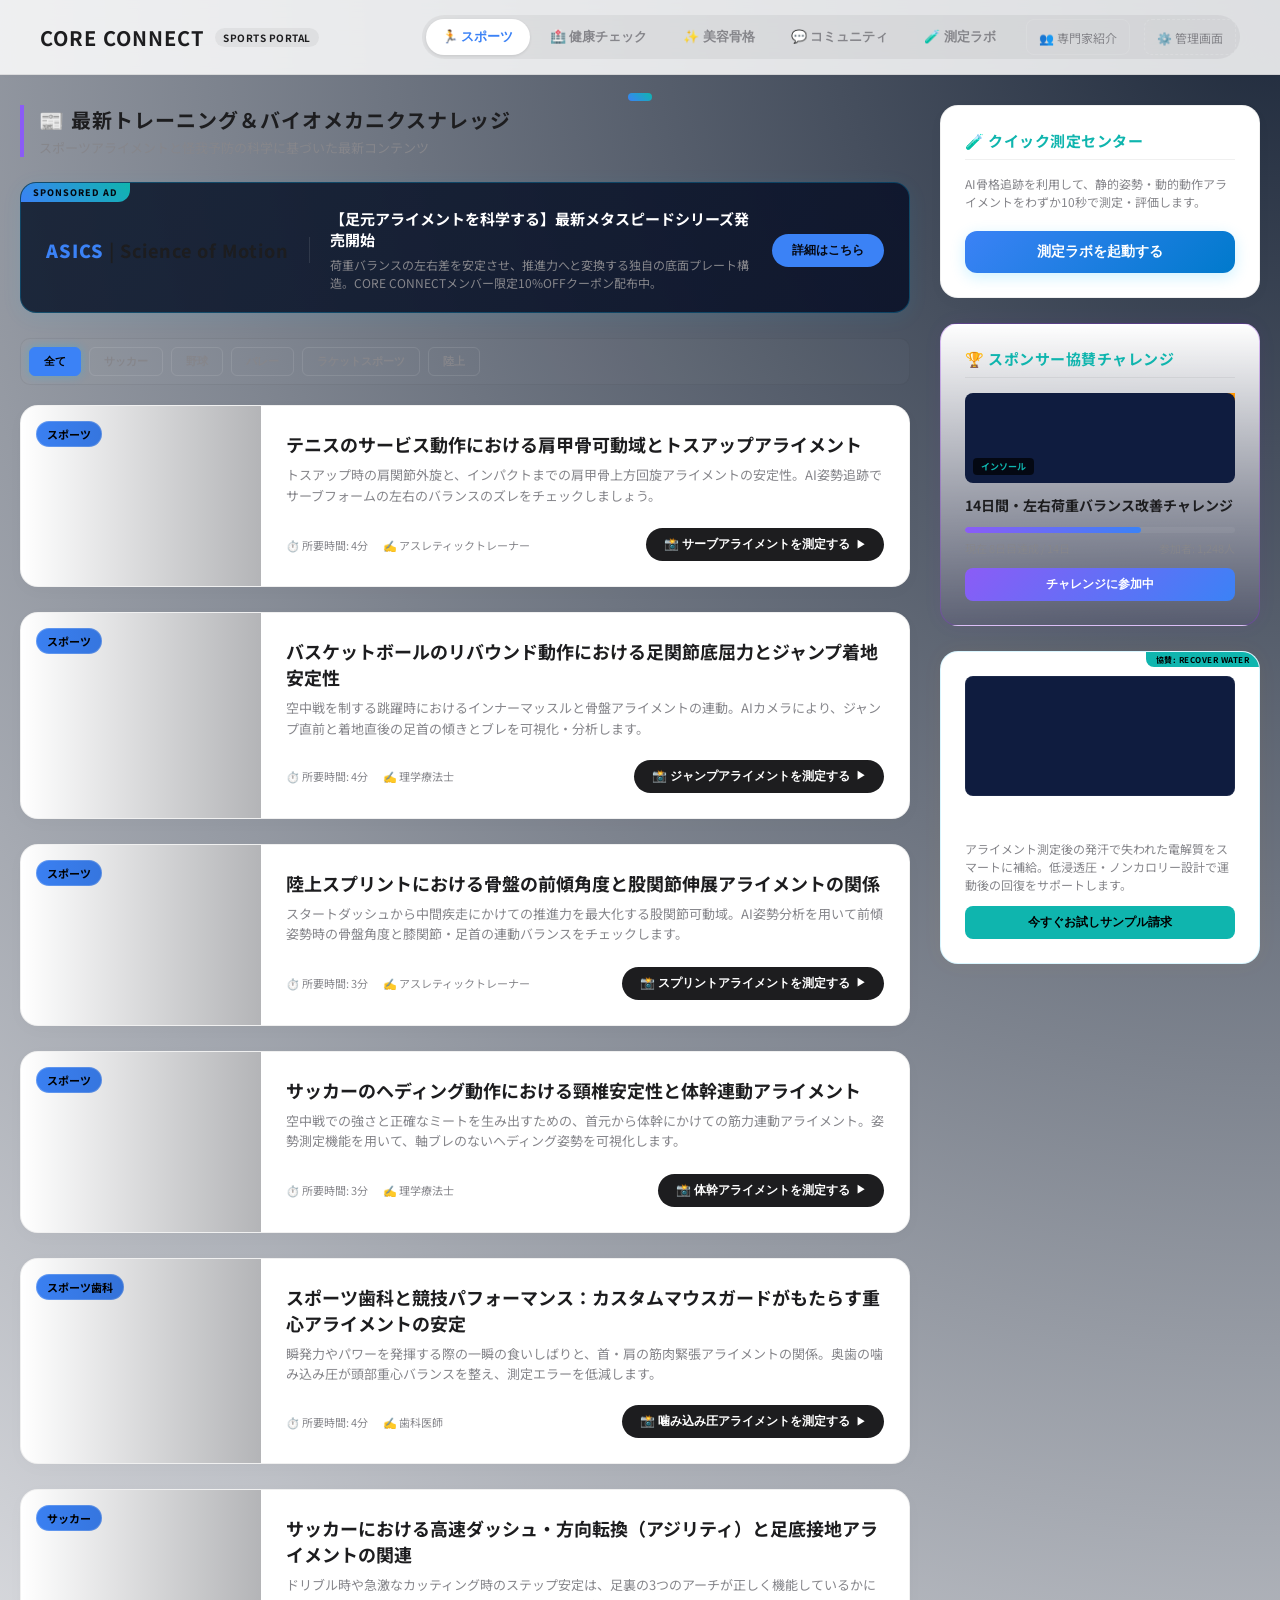
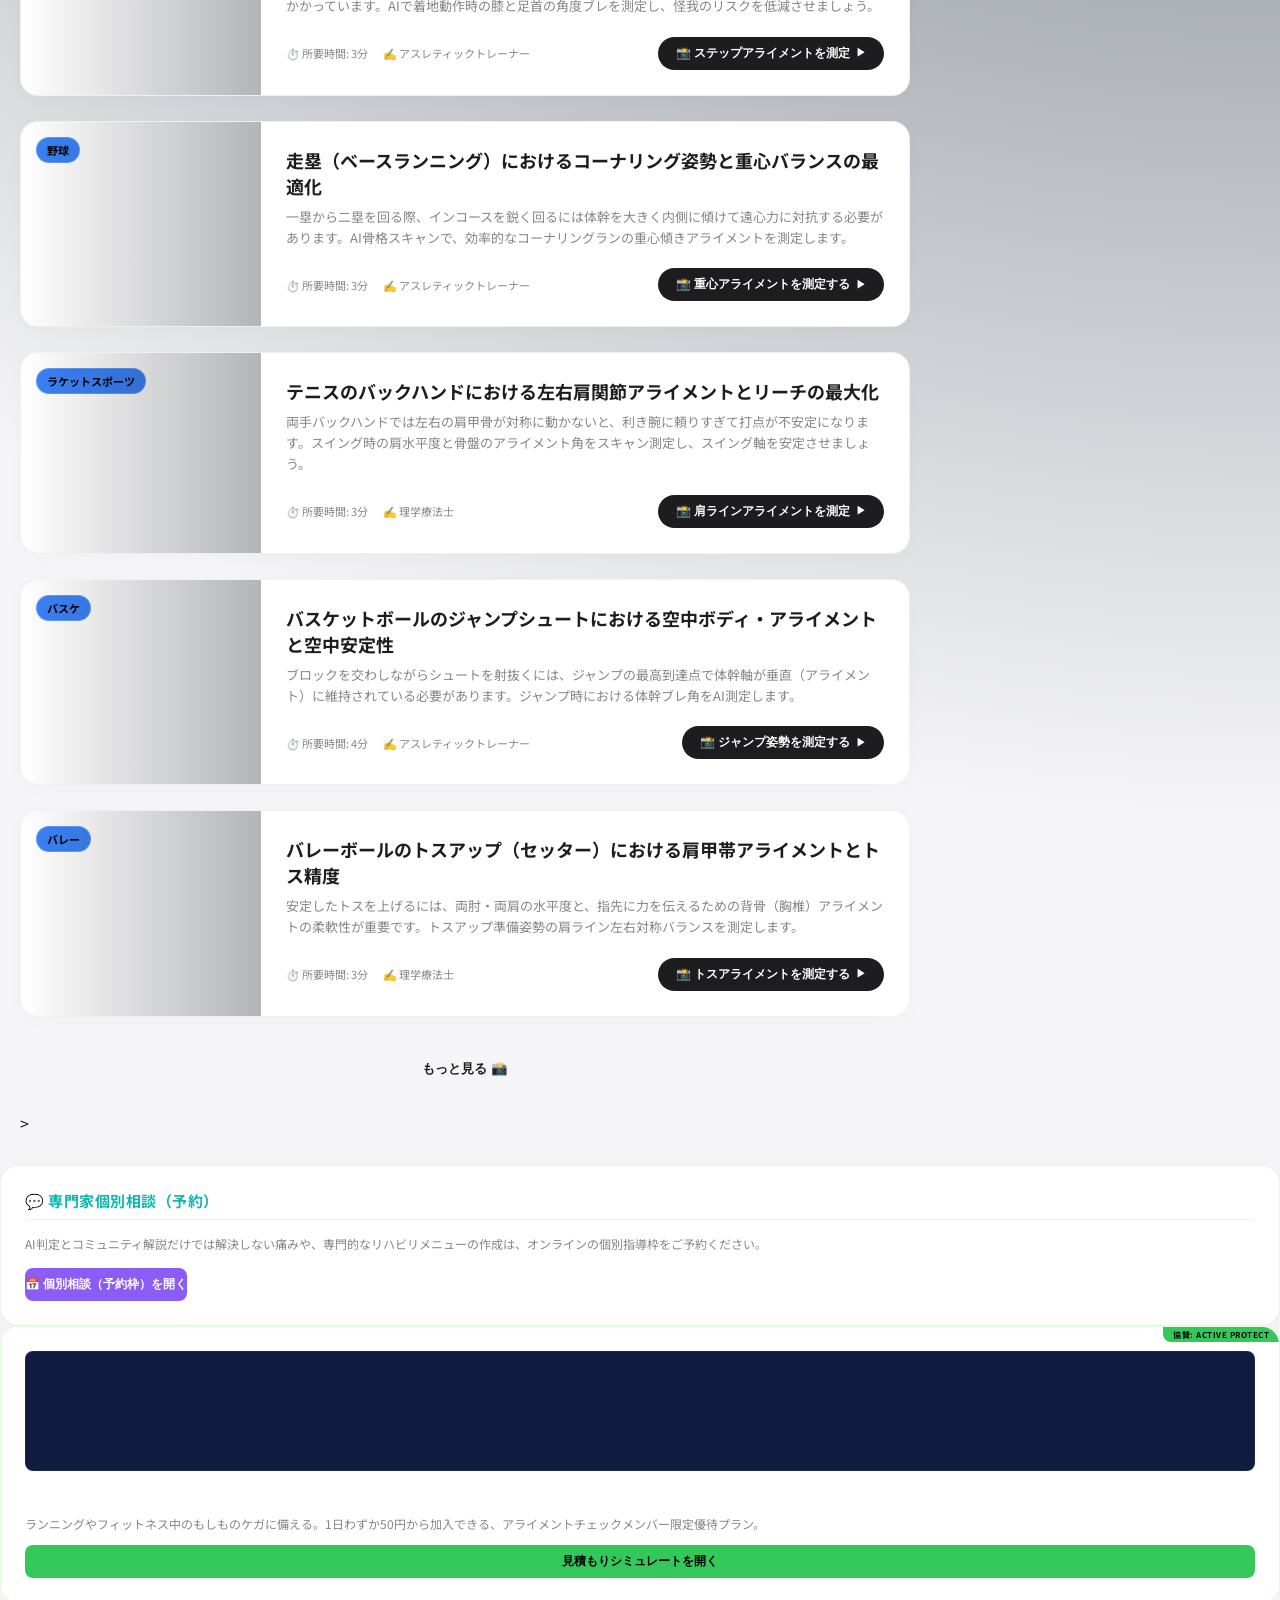
<file: index.html>
<!DOCTYPE html>















<html lang="ja">















<head>















    <meta charset="UTF-8">















    <meta name="viewport" content="width=device-width, initial-scale=1.0">















    <title>CORE CONNECT - 統合スポーツ・健康・美容プラットフォーム</title>















    <link rel="stylesheet" href="portal.css">















<style>







        .load-more-btn:hover {







            background: rgba(255, 255, 255, 0.1) !important;







            border-color: var(--accent-blue) !important;







            box-shadow: 0 0 15px rgba(0, 191, 255, 0.2);







            transform: translateY(-2px);







        }







        .theme-health .load-more-btn:hover {







            border-color: var(--accent-teal) !important;







            box-shadow: 0 0 15px rgba(100, 255, 218, 0.2);







        }







        .theme-beauty .load-more-btn:hover {







            border-color: var(--accent-pink) !important;







            box-shadow: 0 0 15px rgba(255, 20, 147, 0.2);







        }







        .load-more-btn:active {







            transform: translateY(0);







        }







        </style>







</head>















<body class="theme-sports">































    <!-- Header & Navigation -->















    <header>















        <a href="index.html" class="logo" style="text-decoration: none;">
            CORE CONNECT <span class="logo-badge" id="portalLogoBadge">Sports Portal</span>
        </a>















        <nav class="nav-tabs">















            <button class="tab-btn active" data-tab="sports">🏃 スポーツ</button>















            <button class="tab-btn" data-tab="health">🏥 健康チェック</button>















            <button class="tab-btn" data-tab="beauty">✨ 美容骨格</button>















            <button class="tab-btn" data-tab="community">💬 コミュニティ</button>















            <button class="tab-btn" data-tab="lab">🧪 測定ラボ</button>







            <a href="experts.html" class="admin-link-btn" style="text-decoration:none; display:inline-flex; align-items:center; justify-content:center; border: 1px solid rgba(255,255,255,0.1); margin-left: 10px; font-size: 12px; height: 36px; padding: 0 12px; border-radius: 8px; color: var(--text-secondary); cursor: pointer; transition: all 0.3s ease; vertical-align: middle;">👥 専門家紹介</a>







            <a href="admin.html" class="admin-link-btn" style="text-decoration:none; display:inline-flex; align-items:center; justify-content:center; border: 1px dashed rgba(255,255,255,0.15); margin-left: 10px; font-size: 12px; height: 36px; padding: 0 12px; border-radius: 8px; color: var(--text-secondary); cursor: pointer; transition: all 0.3s ease; vertical-align: middle;">⚙️ 管理画面</a>















        </nav>















    </header>































    <!-- Main Container -->















    <div class="portal-container">































        <!-- 1. SPORTS PORTAL TAB -->















        <div id="sportsPanel" class="tab-panel active">















            <div class="portal-grid">















                















                <!-- Left Feed: Articles -->















                <div class="feed-section">















                    <div class="feed-header">















                        <h2>📰 最新トレーニング＆バイオメカニクスナレッジ</h2>















                        <p>スポーツアライメントと怪我予防の科学に基づいた最新コンテンツ</p>















                    </div>































                    <!-- Horizontal Corporate Sponsor Banner Ad -->















                    <div class="sponsor-banner-horizontal" onclick="alert('協賛スポンサー：ASICS バイオメカニクスシューズ特設ページへ移行します！')">















                        <div class="sponsor-badge">SPONSORED AD</div>















                        <div class="sponsor-banner-content">















                            <div class="sponsor-logo-box">















                                <span style="color:var(--accent-blue); font-weight:900;">ASICS</span> | Science of Motion















                            </div>















                            <div class="sponsor-banner-text">















                                <h4 class="sponsor-headline">【足元アライメントを科学する】最新メタスピードシリーズ発売開始</h4>















                                <p class="sponsor-subline">荷重バランスの左右差を安定させ、推進力へと変換する独自の底面プレート構造。CORE CONNECTメンバー限定10%OFFクーポン配布中。</p>















                            </div>















                            <button class="sponsor-banner-btn">詳細はこちら</button>















                        </div>















                    </div>















                    















                                        <!-- Sports Category Filter Sub-tab Bar -->







                    <div class="sports-subtabs">







                        <button class="subtab-btn active" data-sport="all">全て</button>







                        <button class="subtab-btn" data-sport="soccer">サッカー</button>







                        <button class="subtab-btn" data-sport="baseball">野球</button>







                        <button class="subtab-btn" data-sport="volleyball">バレー</button>







                        <button class="subtab-btn" data-sport="tennis">ラケットスポーツ</button>







                        <button class="subtab-btn" data-sport="track">陸上</button>







                    </div>







                    <div class="article-list" id="sportsList"></div>







                    <div style="text-align: center; margin-top: 30px; margin-bottom: 20px;">







                        <button id="sportsLoadMore" class="load-more-btn" style="background: rgba(255, 255, 255, 0.05); border: 1px solid rgba(255, 255, 255, 0.08); color: var(--text-primary); padding: 12px 30px; border-radius: 12px; font-weight: 600; cursor: pointer; transition: all 0.3s ease; backdrop-filter: blur(10px); display: none;">もっと見る 📸</button>







                    </div>>















                </div>































                <!-- Right Sidebar Widgets -->















                <div class="side-widgets">















                    <!-- Widget: Quick Lab -->















                    <div class="widget">















                        <h3>🧪 クイック測定センター</h3>















                        <div class="mb-20" style="font-size:12px; color:var(--text-secondary); line-height: 1.5;">















                            AI骨格追跡を利用して、静的姿勢・動的動作アライメントをわずか10秒で測定・評価します。















                        </div>















                        <button class="btn-quick-start" onclick="switchTab('lab')">















                            <span class="rec-badge"></span> 測定ラボを起動する















                        </button>















                    </div>































                    <!-- Widget: Sponsored Challenge -->















                    <div class="widget challenge-widget">















                        <h3>🏆 スポンサー協賛チャレンジ</h3>















                        <div class="challenge-card">















                            <div class="ad-badge">協賛: OrthoFit</div>















                            <div class="challenge-banner" style="background-image: url('https://images.unsplash.com/photo-1476480862126-209bfaa8edc8?auto=format&fit=crop&q=80&w=300');">















                                <span class="challenge-brand">インソール</span>















                            </div>















                            <div class="challenge-title">14日間・左右荷重バランス改善チャレンジ</div>















                            <div class="challenge-progress">















                                <div class="progress-bar">















                                    <div class="progress-fill"></div>















                                </div>















                                <div style="display:flex; justify-content:space-between; margin-top:2px;">















                                    <span>現在 8日目達成 / 14日</span>















                                    <span>参加者: 1,248人</span>















                                </div>















                            </div>















                            <button class="challenge-btn" onclick="alert('チャレンジ登録完了！毎日測定ラボで測定して50/50の均等アライメントを目指しましょう！達成するとOrthoFit製品の限定クーポンを贈呈。')">チャレンジに参加中</button>















                        </div>















                    </div>































                    <!-- Side Ad: Beverage Brand -->















                    <div class="widget ad-widget" style="border-color: rgba(0, 191, 255, 0.15);">















                        <div class="ad-badge" style="background:var(--accent-teal); color:#000;">協賛: RECOVER WATER</div>















                        <div class="ad-body">















                            <div class="ad-img-box" style="background-image: url('https://images.unsplash.com/photo-1513558161293-cdaf765ed2fd?auto=format&fit=crop&q=80&w=300');"></div>















                            <div class="ad-title">リカバーウォーター・イオンアクティブ</div>















                            <div class="ad-desc">アライメント測定後の発汗で失われた電解質をスマートに補給。低浸透圧・ノンカロリー設計で運動後の回復をサポートします。</div>















                            <button class="ad-btn" style="background:var(--accent-teal); color:#000;" onclick="alert('公式ストア商品ページに移行します！')">今すぐお試しサンプル請求</button>















                        </div>















                    </div>















                </div>































            </div>















        </div>































        <!-- 2. HEALTH PORTAL TAB -->















        <div id="healthPanel" class="tab-panel">















            <div class="portal-grid">















                















                <!-- Left Feed: Articles -->















                <div class="feed-section">















                    <div class="feed-header">















                        <h2>📰 最新ヘルスケア＆予防医学ナレッジ</h2>















                        <p>健康寿命の延伸、生活習慣病予防、アライメントの健康影響に関する最新情報</p>















                    </div>































                    <!-- Horizontal Sponsor Ad: Health -->















                    <div class="sponsor-banner-horizontal" onclick="alert('協賛スポンサー：サントリー ウェルネス特設ページへ移行します！')">















                        <div class="sponsor-badge">SPONSORED AD</div>















                        <div class="sponsor-banner-content">















                            <div class="sponsor-logo-box">















                                <span style="color:var(--accent-blue); font-weight:900;">SUNTORY</span> | Wellness















                            </div>















                            <div class="sponsor-banner-text">















                                <h4 class="sponsor-headline">【科学が証明する若々しさ】セサミンEXでアクティブな関節・血流ケア</h4>















                                <p class="sponsor-subline">40代以降の運動機能維持に。体幹ブレを抑え、歩行アライメントを内側から円滑にサポートします。CORE CONNECT限定特別モニター募集中。</p>















                            </div>















                            <button class="sponsor-banner-btn">詳細はこちら</button>















                        </div>















                    </div>















                    















                                        <!-- Health Category Filter Sub-tab Bar -->







                    <div class="sports-subtabs">







                        <button class="subtab-btn active" data-sport="all">全て</button>







                        <button class="subtab-btn" data-sport="stress">ストレス</button>







                        <button class="subtab-btn" data-sport="sleep">睡眠</button>







                        <button class="subtab-btn" data-sport="nutrition">食事・栄養</button>







                        <button class="subtab-btn" data-sport="pain">肩こり・腰痛</button>







                        <button class="subtab-btn" data-sport="check">自律神経</button>







                    </div>







                    <div class="article-list" id="healthList"></div>







                    <div style="text-align: center; margin-top: 30px; margin-bottom: 20px;">







                        <button id="healthLoadMore" class="load-more-btn" style="background: rgba(255, 255, 255, 0.05); border: 1px solid rgba(255, 255, 255, 0.08); color: var(--text-primary); padding: 12px 30px; border-radius: 12px; font-weight: 600; cursor: pointer; transition: all 0.3s ease; backdrop-filter: blur(10px); display: none;">もっと見る 📸</button>







                    </div>>















                </div>































                <!-- Right Sidebar Widgets -->















                <div class="side-widgets">















                    <!-- Widget: Health Advice -->















                    <div class="widget">















                        <h3>🏥 パーソナル健康指導</h3>















                        <div class="mb-20" style="font-size:12px; color:var(--text-secondary); line-height: 1.5;">















                            測定された姿勢・動揺データから、高血圧やメタボ予防、腰痛防止に適した個別ストレッチ・食事法をAIが推薦します。















                        </div>















                        <button class="btn-quick-start" onclick="switchTab('lab')">















                            <span class="rec-badge"></span> 健康状態チェックへ















                        </button>















                    </div>































                    <!-- Widget: Sponsored Challenge -->















                    <div class="widget challenge-widget" style="border-color: rgba(16, 185, 129, 0.3); background: linear-gradient(180deg, var(--bg-card) 0%, rgba(16, 185, 129, 0.03) 100%);">















                        <h3>🏆 健康増進協賛チャレンジ</h3>















                        <div class="challenge-card">















                            <div class="ad-badge" style="background:var(--accent-blue); color:#000;">協賛: TANITA</div>















                            <div class="challenge-banner" style="background-image: url('https://images.unsplash.com/photo-1544367567-0f2fcb009e0b?auto=format&fit=crop&q=80&w=300');">















                                <span class="challenge-brand">体組成計</span>















                            </div>















                            <div class="challenge-title">毎日測定・体幹バランス＆基礎代謝キープチャレンジ</div>















                            <button class="challenge-btn" style="background:linear-gradient(135deg, var(--accent-blue) 0%, #10b981 100%);" onclick="alert('健康チャレンジに参加しました！体組成データとアライメントデータを連動させて健康ポイントを獲得しましょう。')">チャレンジに参加する</button>















                        </div>















                    </div>































                    <!-- Side Ad: Health Drink -->















                    <div class="widget ad-widget" style="border-color: rgba(52, 211, 153, 0.15);">















                        <div class="ad-badge" style="background:var(--accent-blue); color:#000;">協賛: 明治 VAAM</div>















                        <div class="ad-body">















                            <div class="ad-img-box" style="background-image: url('https://images.unsplash.com/photo-1544367567-0f2fcb009e0b?auto=format&fit=crop&q=80&w=300');"></div>















                            <div class="ad-title">ヴァームスマートフィットウォーター</div>















                            <div class="ad-desc">カラダを動かすことで脂肪の燃焼を高める独自のアミノ酸（ARF）配合。アライメントチェック運動時の水分補給に最適です。</div>















                            <button class="ad-btn" style="background:var(--accent-blue); color:#000;" onclick="alert('明治VAAM 特設ECページへ移行します！')">特別割引で購入する</button>















                        </div>















                    </div>















                </div>































            </div>















        </div>































        <!-- 3. BEAUTY PORTAL TAB -->















        <div id="beautyPanel" class="tab-panel">















            <div class="portal-grid">















                















                <!-- Left Feed: Articles -->















                <div class="feed-section">















                    <div class="feed-header">















                        <h2>📰 最新エステ・美容骨格＆姿勢ボディメイク</h2>















                        <p>美姿勢キープ、骨格スタイル診断、スタイルアップのためのアライメント科学</p>















                    </div>































                    <!-- Horizontal Sponsor Ad: Beauty -->















                    <div class="sponsor-banner-horizontal" style="border-color: rgba(255, 117, 143, 0.25); box-shadow: 0 0 15px rgba(255, 117, 143, 0.08);" onclick="alert('協賛スポンサー：資生堂 エリクシール特別キャンペーンページへ移行します！')">















                        <div class="sponsor-badge" style="background:linear-gradient(45deg, var(--accent-blue), var(--accent-purple)); color:#fff;">SPONSORED AD</div>















                        <div class="sponsor-banner-content">















                            <div class="sponsor-logo-box">















                                <span style="color:var(--accent-blue); font-weight:900;">資生堂</span> | ELIXIR















                            </div>















                            <div class="sponsor-banner-text">















                                <h4 class="sponsor-headline">【骨格から美しさを整える】姿勢アライメントと美しき表情・ハリ肌ケア</h4>















                                <p class="sponsor-subline">猫背や首の前傾はデコルテ・顔の巡りを阻害し、くすみやハリ低下の原因に。美姿勢アライメントから理想のエイジングケアを提案。</p>















                            </div>















                            <button class="sponsor-banner-btn" style="background:var(--accent-blue); color:#fff;">詳細はこちら</button>















                        </div>















                    </div>















                    















                                        <!-- Beauty Category Filter Sub-tab Bar -->







                    <div class="sports-subtabs">







                        <button class="subtab-btn active" data-sport="all">全て</button>







                        <button class="subtab-btn" data-sport="makeup">メイク</button>







                        <button class="subtab-btn" data-sport="cosmetics">スキンケア</button>







                        <button class="subtab-btn" data-sport="hairstyle">髪型</button>







                        <button class="subtab-btn" data-sport="styling">骨格診断</button>







                        <button class="subtab-btn" data-sport="bodymake">ボディメイク</button>







                    </div>







                    <div class="article-list" id="beautyList"></div>







                    <div style="text-align: center; margin-top: 30px; margin-bottom: 20px;">







                        <button id="beautyLoadMore" class="load-more-btn" style="background: rgba(255, 255, 255, 0.05); border: 1px solid rgba(255, 255, 255, 0.08); color: var(--text-primary); padding: 12px 30px; border-radius: 12px; font-weight: 600; cursor: pointer; transition: all 0.3s ease; backdrop-filter: blur(10px); display: none;">もっと見る 📸</button>







                    </div>>















                </div>































                <!-- Right Sidebar Widgets -->















                <div class="side-widgets">















                    <!-- Widget: Beauty Profile -->















                    <div class="widget">















                        <h3>✨ 美ボディデザイン</h3>















                        <div class="mb-20" style="font-size:12px; color:var(--text-secondary); line-height: 1.5;">















                            AI骨格アライメントデータから、あなたの骨格スタイルに最も似合うアパレルシルエットや骨盤引締めヨガを提案。















                        </div>















                        <button class="btn-quick-start" style="background:linear-gradient(135deg, var(--accent-blue) 0%, var(--accent-purple) 100%);" onclick="switchTab('lab')">















                            <span class="rec-badge"></span> 骨格・美脚測定へ















                        </button>















                    </div>































                    <!-- Widget: Sponsored Challenge -->















                    <div class="widget challenge-widget" style="border-color: rgba(255, 117, 143, 0.3); background: linear-gradient(180deg, var(--bg-card) 0%, rgba(255, 117, 143, 0.03) 100%);">















                        <h3>🏆 美骨格協賛チャレンジ</h3>















                        <div class="challenge-card">















                            <div class="ad-badge" style="background:var(--accent-blue); color:#000;">協賛: SlimWalk</div>















                            <div class="challenge-banner" style="background-image: url('https://images.unsplash.com/photo-1519699047748-de8e457a634e?auto=format&fit=crop&q=80&w=300');">















                                <span class="challenge-brand">レッグケア</span>















                            </div>















                            <div class="challenge-title">14日間・骨盤ケア＆美脚ラインキープチャレンジ</div>















                            <button class="challenge-btn" style="background:linear-gradient(135deg, var(--accent-blue) 0%, var(--accent-purple) 100%);" onclick="alert('美骨格チャレンジにエントリーしました！毎日骨格測定で美アライメントを追跡しましょう！')">チャレンジに参加する</button>















                        </div>















                    </div>































                    <!-- Side Ad: Beauty Wear -->















                    <div class="widget ad-widget" style="border-color: rgba(255, 117, 143, 0.15);">















                        <div class="ad-badge" style="background:var(--accent-blue); color:#000;">協賛: SlimWalk</div>















                        <div class="ad-body">















                            <div class="ad-img-box" style="background-image: url('https://images.unsplash.com/photo-1485230895905-ec40ba36b9bc?auto=format&fit=crop&q=80&w=300');"></div>















                            <div class="ad-title">スリムウォーク 骨盤をきっちり支えるタイツ</div>















                            <div class="ad-desc">Wの骨盤引き締め設計と段階圧力で、骨盤をきっちり支えて美脚ラインをサポート。おやすみ時のアライメント補正に。</div>















                            <button class="ad-btn" style="background:var(--accent-blue); color:#000;" onclick="alert('スリムウォーク公式ショップページへ移行します！')">CORE CONNECT限定クーポンで購入</button>















                        </div>















                    </div>















                </div>































            </div>















        </div>































        <!-- 4. COMMUNITY TAB -->















        <div id="communityPanel" class="tab-panel">















            <div class="community-grid">















                















                <!-- Left Section: Timeline & Input -->















                <div class="feed-section">















                    















                    <!-- Composer -->















                    <div class="post-composer">















                        <div class="composer-header">















                            <div class="composer-avatar">ゲ</div>















                            <textarea id="postInput" class="composer-textarea" placeholder="測定した結果の感想や身体の悩みを共有しよう！最新の測定データを添付してトレーナーや仲間に相談できます..."></textarea>















                        </div>















                        <div class="composer-footer">















                            <div class="composer-attachments">















                                <button class="attach-btn" id="attachSessionBtn">















                                    📊 最新の測定データを添付する















                                </button>















                            </div>















                            <button class="composer-submit" id="postSubmitBtn">相談・共有を投稿</button>















                        </div>















                    </div>































                    <!-- Horizontal Sponsor Ad: Smartwatch -->















                    <div class="sponsor-banner-horizontal" style="border-color: rgba(138, 43, 226, 0.25); box-shadow: 0 0 15px rgba(138, 43, 226, 0.08); margin-bottom: 20px;" onclick="alert('協賛スポンサー：GARMIN 心拍アクティビティメーター特設ページへ移行します！')">















                        <div class="sponsor-badge" style="background:linear-gradient(45deg, var(--accent-purple), var(--accent-pink)); color:#fff;">SPONSORED AD</div>















                        <div class="sponsor-banner-content">















                            <div class="sponsor-logo-box">















                                <span style="color:var(--accent-purple); font-weight:900;">GARMIN</span> | Active Vitals















                            </div>















                            <div class="sponsor-banner-text">















                                <h4 class="sponsor-headline">【心拍＆ブレ測定連動】GARMIN アスリートGPSスマートウォッチ登場</h4>















                                <p class="sponsor-subline">ポータルのアライメント測定値と同期可能。リアルタイム心拍ゾーン分析と歩行バランスデータを自動トラッキングし、ランニングフォームを改善。</p>















                            </div>















                            <button class="sponsor-banner-btn" style="background:var(--accent-purple); color:#fff;">詳細はこちら</button>















                        </div>















                    </div>































                    <div class="feed-header">















                        <h2>💬 タイムライン（測定共有・Q&A）</h2>















                    </div>































                    <!-- Timeline Posts Container -->















                    <div id="timelineContainer"></div>















                </div>































                <!-- Right Section: Sidebar -->















                <div class="side-widgets">















                    <div class="widget">







                        <h3>👩‍⚕️ コミュニティの専門家</h3>







                        <div class="flex-column" id="sidebar-experts-list" style="gap:15px; font-size:12px;">







                            <!-- Dynamically loaded from portal.js -->







                        </div>







                    </div>















                                </div>















                            </div>















                            <div style="display:flex; align-items:center; gap:10px; border-bottom:1px solid rgba(255,255,255,0.05); padding-bottom:10px;">















                                <div class="composer-avatar" style="background:linear-gradient(45deg, var(--accent-orange), #ff5722);">佐藤</div>















                                <div>















                                    <div style="font-weight:700;">佐藤 翼 (トレーナー)</div>















                                    <div style="color:var(--text-secondary);">OHS動作分析・怪我予防リハ</div>















                                </div>















                            </div>















                            <div style="display:flex; align-items:center; gap:10px;">















                                <div class="composer-avatar" style="background:linear-gradient(45deg, var(--accent-orange), #ff5722);">鈴木</div>















                                <div>















                                    <div style="font-weight:700;">鈴木 翔 (スプリントコーチ)</div>















                                    <div style="color:var(--text-secondary);">ジュニア運動機能・重心制御</div>















                                </div>















                            </div>















                        </div>















                    </div>































                    <div class="widget">















                        <h3>💬 専門家個別相談（予約）</h3>















                        <p style="font-size:12px; color:var(--text-secondary); line-height:1.5; margin-bottom:15px;">















                            AI判定とコミュニティ解説だけでは解決しない痛みや、専門的なリハビリメニューの作成は、オンラインの個別指導枠をご予約ください。















                        </p>















                        <button class="challenge-btn" style="background:var(--accent-purple);" onclick="switchTab('lab'); alert('測定ラボに切り替えます。測定完了レポート下部の「個別予約」ボタンから担当メンターと予約を実行してください。');">















                            📅 個別相談（予約枠）を開く















                        </button>















                    </div>































                    <!-- Side Ad: Sports Insurance -->















                    <div class="widget ad-widget" style="border-color: rgba(57, 255, 20, 0.15);">















                        <div class="ad-badge" style="background:var(--accent-green); color:#000;">協賛: ACTIVE PROTECT</div>















                        <div class="ad-body">















                            <div class="ad-img-box" style="background-image: url('https://images.unsplash.com/photo-1544367567-0f2fcb009e0b?auto=format&fit=crop&q=80&w=300');"></div>















                            <div class="ad-title">アクティブプロテクト・スポーツ傷害保険</div>















                            <div class="ad-desc">ランニングやフィットネス中のもしものケガに備える。1日わずか50円から加入できる、アライメントチェックメンバー限定優待プラン。</div>















                            <button class="ad-btn" style="background:var(--accent-green); color:#000;" onclick="alert('損害保険のご案内ページへ移行します！')">見積もりシミュレートを開く</button>















                        </div>















                    </div>















                </div>































            </div>















        </div>































        <!-- 3. MEASUREMENT LAB TAB (IFRAME & ADS) -->















        <div id="labPanel" class="tab-panel">















            <div class="lab-grid">















                















                <!-- Left Main Section -->















                <div class="lab-main-section">















                    <!-- Embedded Measurement App Iframe -->















                    <div class="iframe-container">















                        <iframe id="measurementIframe" src="./mock_app.html" allow="camera;gyroscope;accelerometer"></iframe>















                    </div>















                    















                    <!-- Posture Report & SNS Share Card (Displays after measurement) -->















                    <div id="postureReportCard" class="widget posture-report-card" style="display: none; margin-top: 20px;">















                        <div class="report-header" style="display:flex; justify-content:space-between; align-items:center; border-bottom:1px solid var(--border-color); padding-bottom:15px; margin-bottom:15px;">















                            <h3 style="margin:0;">📊 姿勢アライメント診断レポート</h3>















                            <span id="reportGrade" class="report-grade-badge">A</span>















                        </div>















                        <div class="report-body">















                            <div class="report-grid-metrics" style="display:grid; grid-template-columns: repeat(auto-fit, minmax(150px, 1fr)); gap:15px; margin-bottom:20px;">















                                <div class="metric-item" style="background:var(--bg-glass); border:1px solid var(--border-color); border-radius:10px; padding:12px; text-align:center;">















                                    <div style="font-size:10px; color:var(--text-secondary); margin-bottom:5px;">左右荷重バランス</div>















                                    <div id="reportWbVal" style="font-size:14px; font-weight:700; color:var(--text-primary);">L 50.2% : R 49.8%</div>















                                </div>















                                <div class="metric-item" style="background:var(--bg-glass); border:1px solid var(--border-color); border-radius:10px; padding:12px; text-align:center;">















                                    <div style="font-size:10px; color:var(--text-secondary); margin-bottom:5px;">骨盤傾斜角度</div>















                                    <div id="reportTiltVal" style="font-size:14px; font-weight:700; color:var(--text-primary);">0° (正常)</div>















                                </div>















                                <div class="metric-item" style="background:var(--bg-glass); border:1px solid var(--border-color); border-radius:10px; padding:12px; text-align:center;">















                                    <div style="font-size:10px; color:var(--text-secondary); margin-bottom:5px;">体幹重心動揺エリア</div>















                                    <div id="reportSwayVal" style="font-size:14px; font-weight:700; color:var(--text-primary);">正常範囲 (480px²)</div>















                                </div>















                            </div>















                            















                            <div class="sns-share-section" style="border-top:1px solid var(--border-color); padding-top:15px;">















                                <h4 style="font-size:12px; color:var(--text-primary); margin-bottom:12px; font-weight:700;">📢 測定結果をSNSやコミュニティでシェアしよう！</h4>















                                <div class="sns-btn-group" style="display:flex; flex-wrap:wrap; gap:10px;">















                                    <button class="sns-btn x-btn" id="shareXBtn">















                                        <svg style="width:12px; height:12px; fill:currentColor; vertical-align:middle; margin-right:4px;" viewBox="0 0 24 24"><path d="M18.244 2.25h3.308l-7.227 8.26 8.502 11.24H16.17l-5.214-6.817L4.99 21.75H1.68l7.73-8.835L1.254 2.25H8.08l4.713 6.231zm-1.161 17.52h1.833L7.084 4.126H5.117z"/></svg>















                                        Xでポスト















                                    </button>















                                    <button class="sns-btn line-btn" id="shareLineBtn">🟢 LINEで送る</button>















                                    <button class="sns-btn copy-btn" id="copyReportBtn">📋 結果をコピー</button>















                                    <button class="sns-btn community-share-btn" id="shareInternalBtn">💬 コミュへ添付して相談</button>















                                    <button class="sns-btn premium-btn" id="premiumReportBtn" style="background:var(--accent-orange); color:#000;">📥 改善指導PDFレポート (プレミアム限定)</button>















                                </div>















                            </div>















                        </div>















                    </div>















                </div>































                <!-- Dynamic Ad Sidebar -->















                <div class="lab-meta-panel">















                    















                    <div class="dynamic-ad-container" id="adWidgetContainer" style="max-height: 540px; overflow-y: auto;">















                        <div class="ad-headline">















                            <span></span> スポンサー企業協賛広告枠















                        </div>















                        















                        <div id="dynamicAdSpace">















                            <!-- Ad 1: Health/Furniture -->















                            <div class="ad-matched-box" style="margin-bottom:20px; border-bottom: 1px solid rgba(255,255,255,0.05); padding-bottom:15px;">















                                <span class="matched-pill tilt" style="background:rgba(255,145,0,0.08); border-color:var(--accent-orange); color:var(--accent-orange);">骨盤ケア協賛: StyleKeep</span>















                                <div class="ad-img-box" style="background-image: url('https://images.unsplash.com/photo-1515886657613-9f3515b0c78f?auto=format&fit=crop&q=80&w=400'); height: 80px;"></div>















                                <div class="ad-title" style="font-size:12px;">StyleKeep 骨盤サポート高反発クッション</div>















                                <div class="ad-desc" style="font-size:11px; line-height:1.4;">アライメントの崩れによる腰部・背中への座姿勢負担を軽減する特許取得サポートクッション。</div>















                                <div class="ad-product-price" style="font-size:13px;">特別価格: ¥5,440</div>















                            </div>















                            















                            <!-- Ad 2: Orthotics/Apparel -->















                            <div class="ad-matched-box" style="margin-bottom:20px; border-bottom: 1px solid rgba(255,255,255,0.05); padding-bottom:15px;">















                                <span class="matched-pill sway" style="background:rgba(0,191,255,0.08); border-color:var(--accent-blue); color:var(--accent-blue);">インソール協賛: OrthoFit</span>















                                <div class="ad-img-box" style="background-image: url('https://images.unsplash.com/photo-1542291026-7eec264c27ff?auto=format&fit=crop&q=80&w=400'); height: 80px;"></div>















                                <div class="ad-title" style="font-size:12px;">OrthoFit プレミアム・カスタムインソール</div>















                                <div class="ad-desc" style="font-size:11px; line-height:1.4;">左右荷重バランスを足元から補正し、ランニング時の関節ブレを抑制するカスタムインソール。</div>















                                <div class="ad-product-price" style="font-size:13px;">特別価格: ¥9,600</div>















                            </div>































                            <!-- Ad 3: Sports Apparel -->















                            <div class="ad-matched-box">















                                <span class="matched-pill" style="background:rgba(138,43,226,0.08); border-color:var(--accent-purple); color:var(--accent-purple);">リカバリー協賛: UNDER ARMOUR</span>















                                <div class="ad-img-box" style="background-image: url('https://images.unsplash.com/photo-1517838277536-f5f99be501cd?auto=format&fit=crop&q=80&w=400'); height: 80px;"></div>















                                <div class="ad-title" style="font-size:12px;">UA Recovery 段階着圧リカバリータイツ</div>















                                <div class="ad-desc" style="font-size:11px; line-height:1.4;">運動後のアライメント維持と筋肉疲労の回復を促進する特殊着圧コンプレッション。</div>















                                <div class="ad-product-price" style="font-size:13px;">販売価格: ¥7,800</div>















                            </div>















                        </div>















                    </div>































                    <div class="widget">















                        <h3>📏 スケール・マット校正</h3>















                        <p style="font-size:11px; color:var(--text-secondary); line-height:1.5;">















                            手持ち測定時のジャイロ補正、または測定ラボの「📏 マット校正(45cm)」を使用すると、1pxあたりのセンチメートル倍率が正確にロックされ、診断と連動広告の精度が向上します。















                        </p>















                    </div>















                </div>































            </div>















        </div>































    </div>































    <!-- Subscription Plan Modal (Popup) -->















    <div id="subscriptionModal" class="modal-overlay" style="display: none;">















        <div class="modal-card">















            <div class="modal-close-btn" id="closeSubModalBtn">&times;</div>















            <div class="modal-header">















                <h2>👑 CORE CONNECT PREMIUM</h2>















                <p>AI測定無制限 ＆ 専門家オンライン指導で、最速の姿勢改善をサポート</p>















            </div>















            <div class="modal-body">















                <div class="pricing-grid">















                    <!-- Plan 1: Free -->















                    <div class="pricing-card">















                        <h3>ライト (Free)</h3>















                        <div class="price">¥0 <span class="price-period">/ 月</span></div>















                        <ul class="plan-features">















                            <li>最新記事の閲覧</li>















                            <li>簡易測定 (月1回のみ)</li>















                            <li>タイムライン閲覧のみ</li>















                        </ul>















                        <button class="plan-btn disabled" disabled>現在のプラン</button>















                    </div>















                    















                    <!-- Plan 2: Standard (Recommended) -->















                    <div class="pricing-card recommended">















                        <div class="rec-badge">RECOMMENDED</div>















                        <h3>スタンダード</h3>















                        <div class="price">¥980 <span class="price-period">/ 月</span></div>















                        <ul class="plan-features">















                            <li><strong>AI動作アライメント測定し放題</strong></li>















                            <li><strong>専門家 (理学療法士) Q&A相談</strong></li>















                            <li>協賛ブランド1,000円分クーポン</li>















                            <li>姿勢改善データ履歴追跡</li>















                        </ul>















                        <button class="plan-btn active-btn" id="subStandardBtn">30日間無料でお試し</button>















                    </div>















                    















                    <!-- Plan 3: Premium -->















                    <div class="pricing-card">















                        <h3>プレミアム</h3>















                        <div class="price">¥1,980 <span class="price-period">/ 月</span></div>















                        <ul class="plan-features">















                            <li>スタンダードの全機能</li>















                            <li>優先アドバイス返信保証</li>















                            <li>個別ビデオ相談 (月1回15分)</li>















                            <li>プレミアム限定レッスン動画</li>















                        </ul>















                        <button class="plan-btn" id="subPremiumBtn">プランを選択</button>















                    </div>















                </div>















                <p class="modal-footer-note">※ スタンダードプランは登録後30日間は無料でお試しいただけます。いつでも解約可能です。</p>















            </div>















        </div>















    </div>































        <!-- Article Detail Modal -->



    <div id="articleDetailModal" class="modal-overlay" style="display: none;">



        <div class="modal-content">



            <span class="modal-close" onclick="closeArticleDetail()">&times;</span>



            <div id="modalArticleBody"></div>



        </div>



    </div>







    <!-- Scripts -->















    <script src="portal.js?v=2.1"></script>















</body>















</html>
</file>
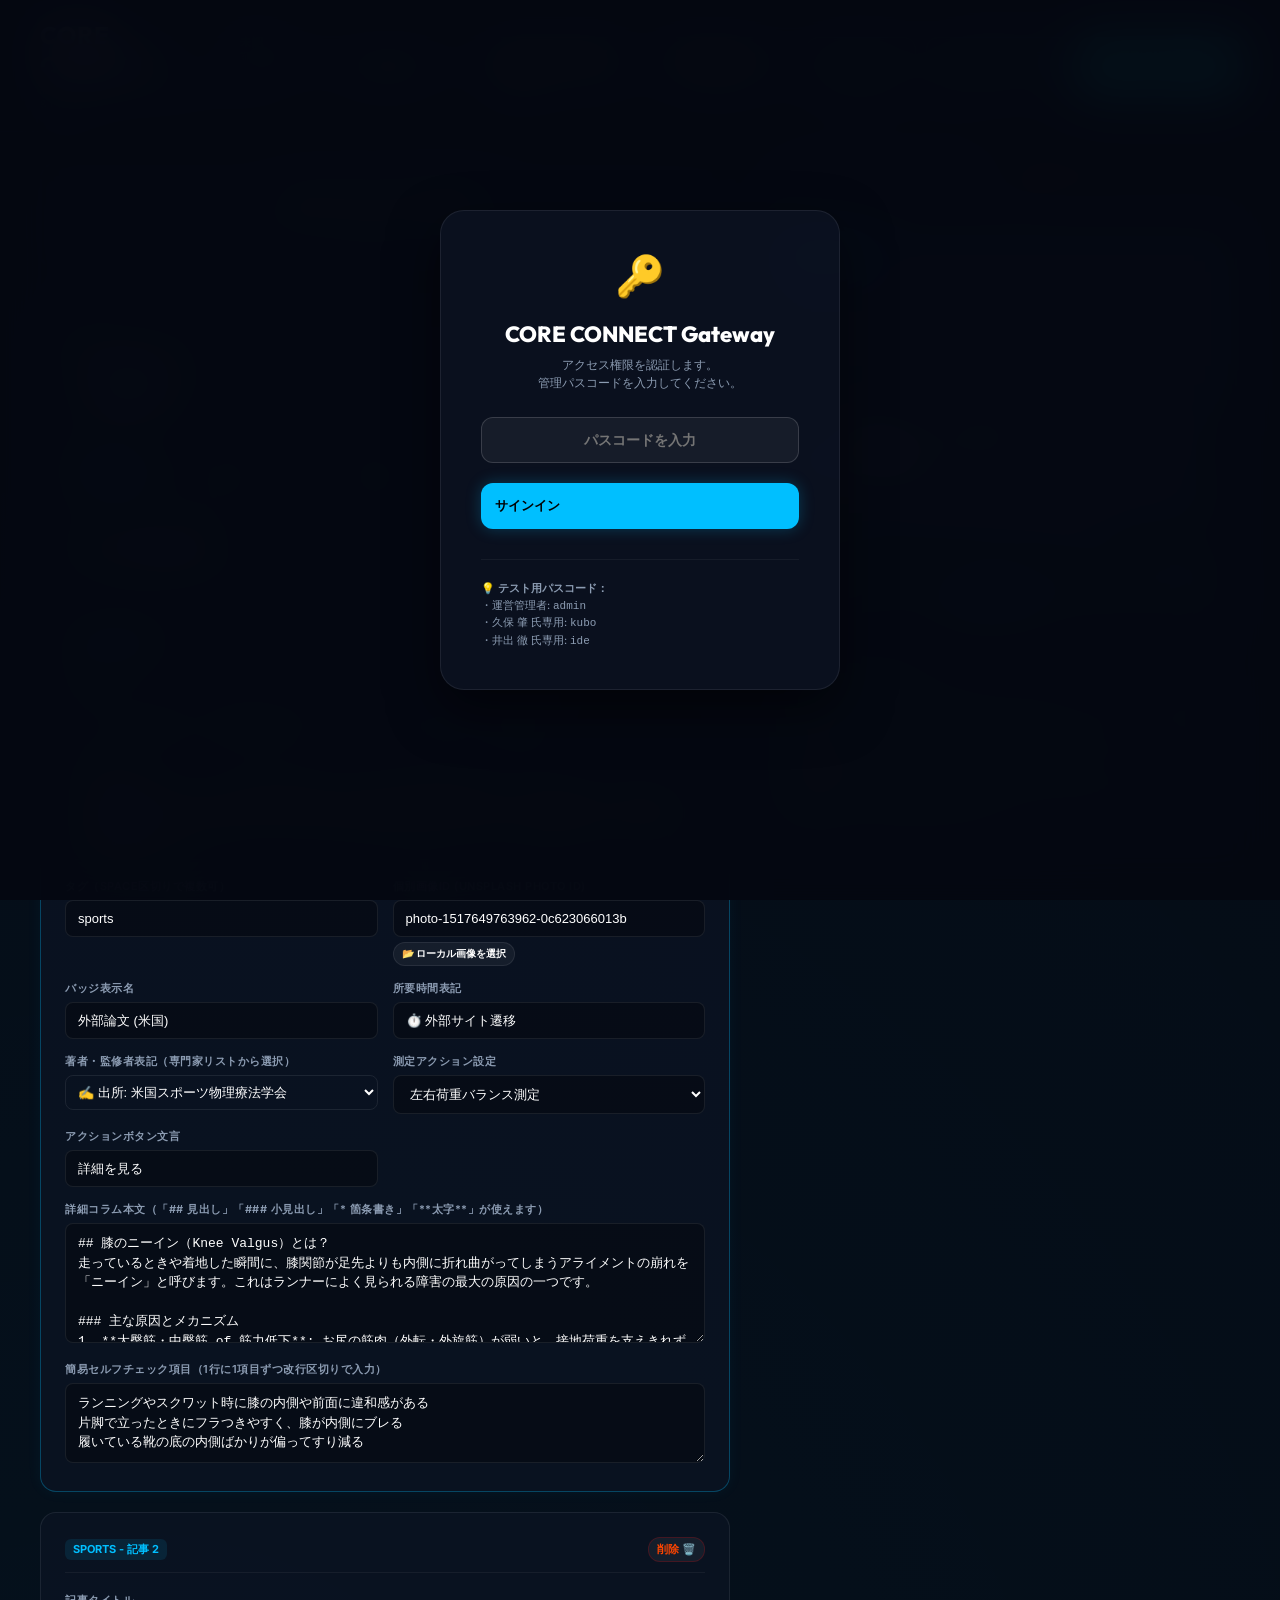
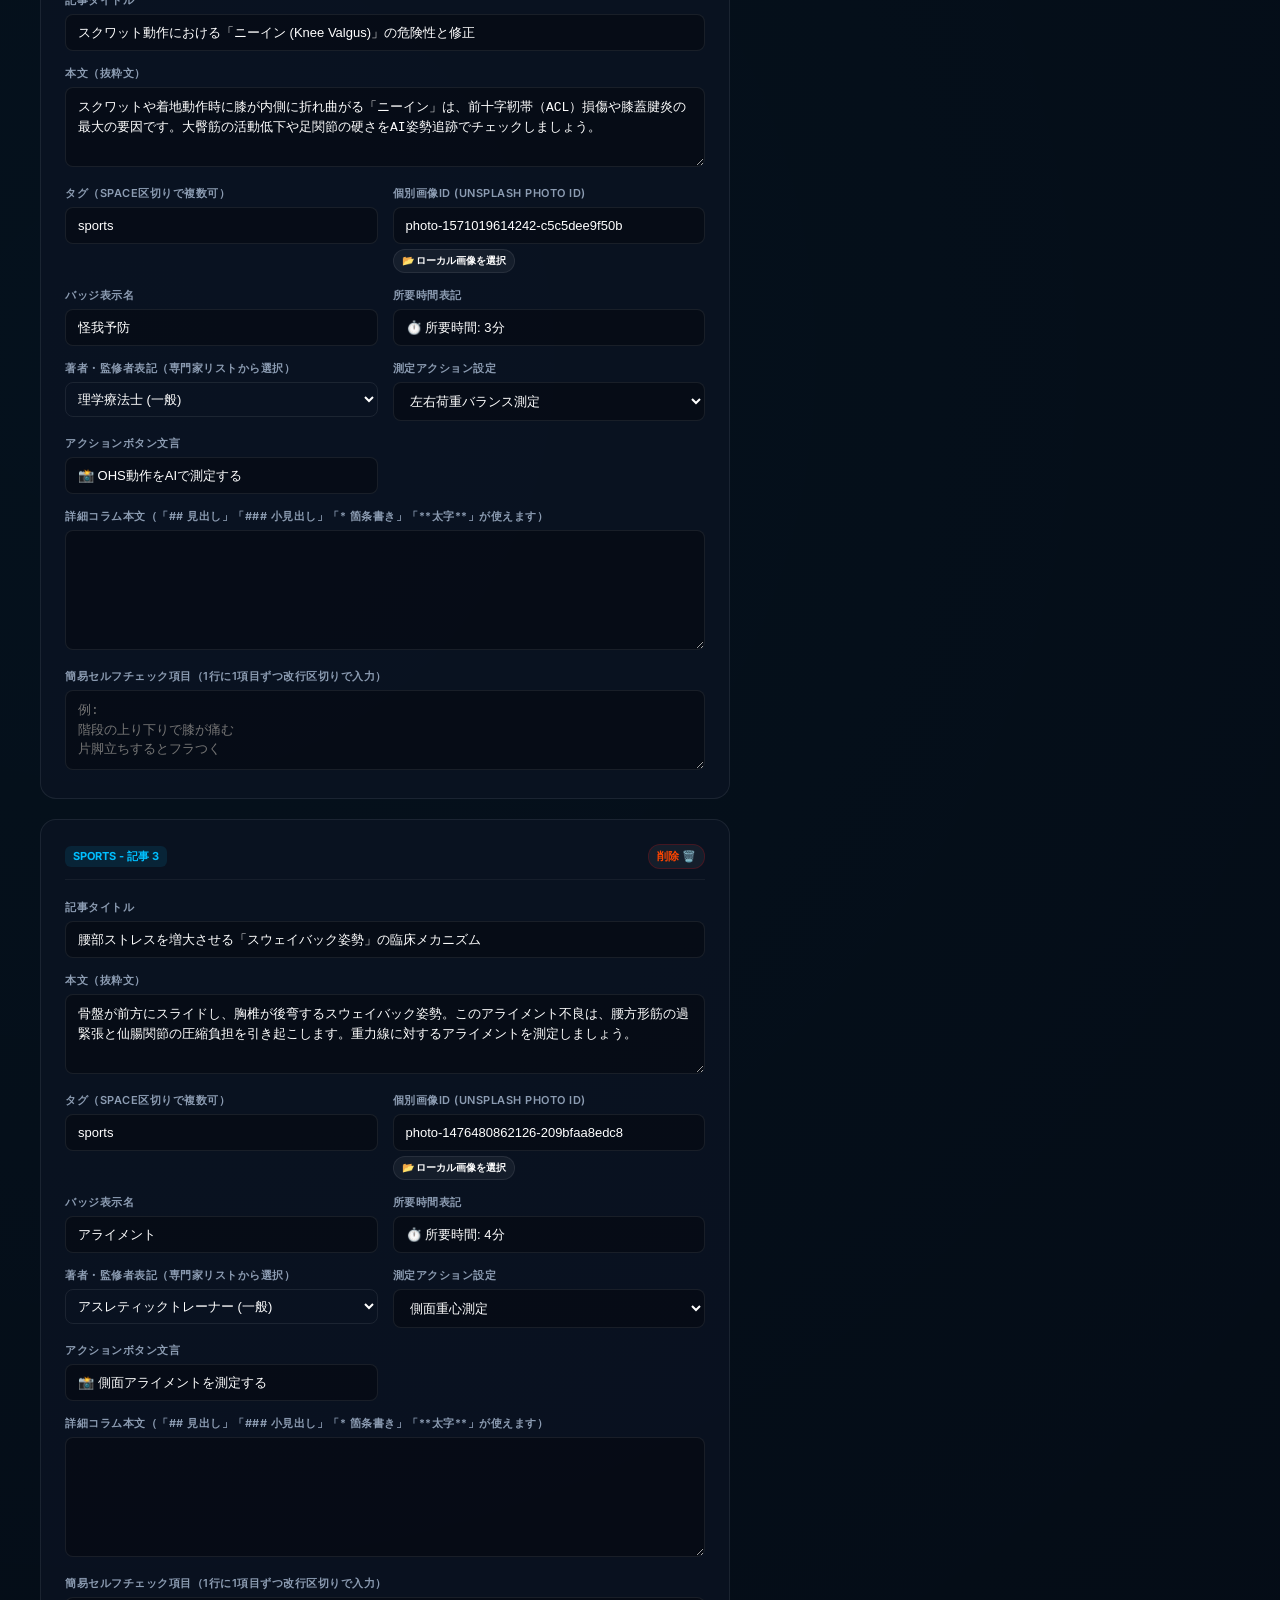
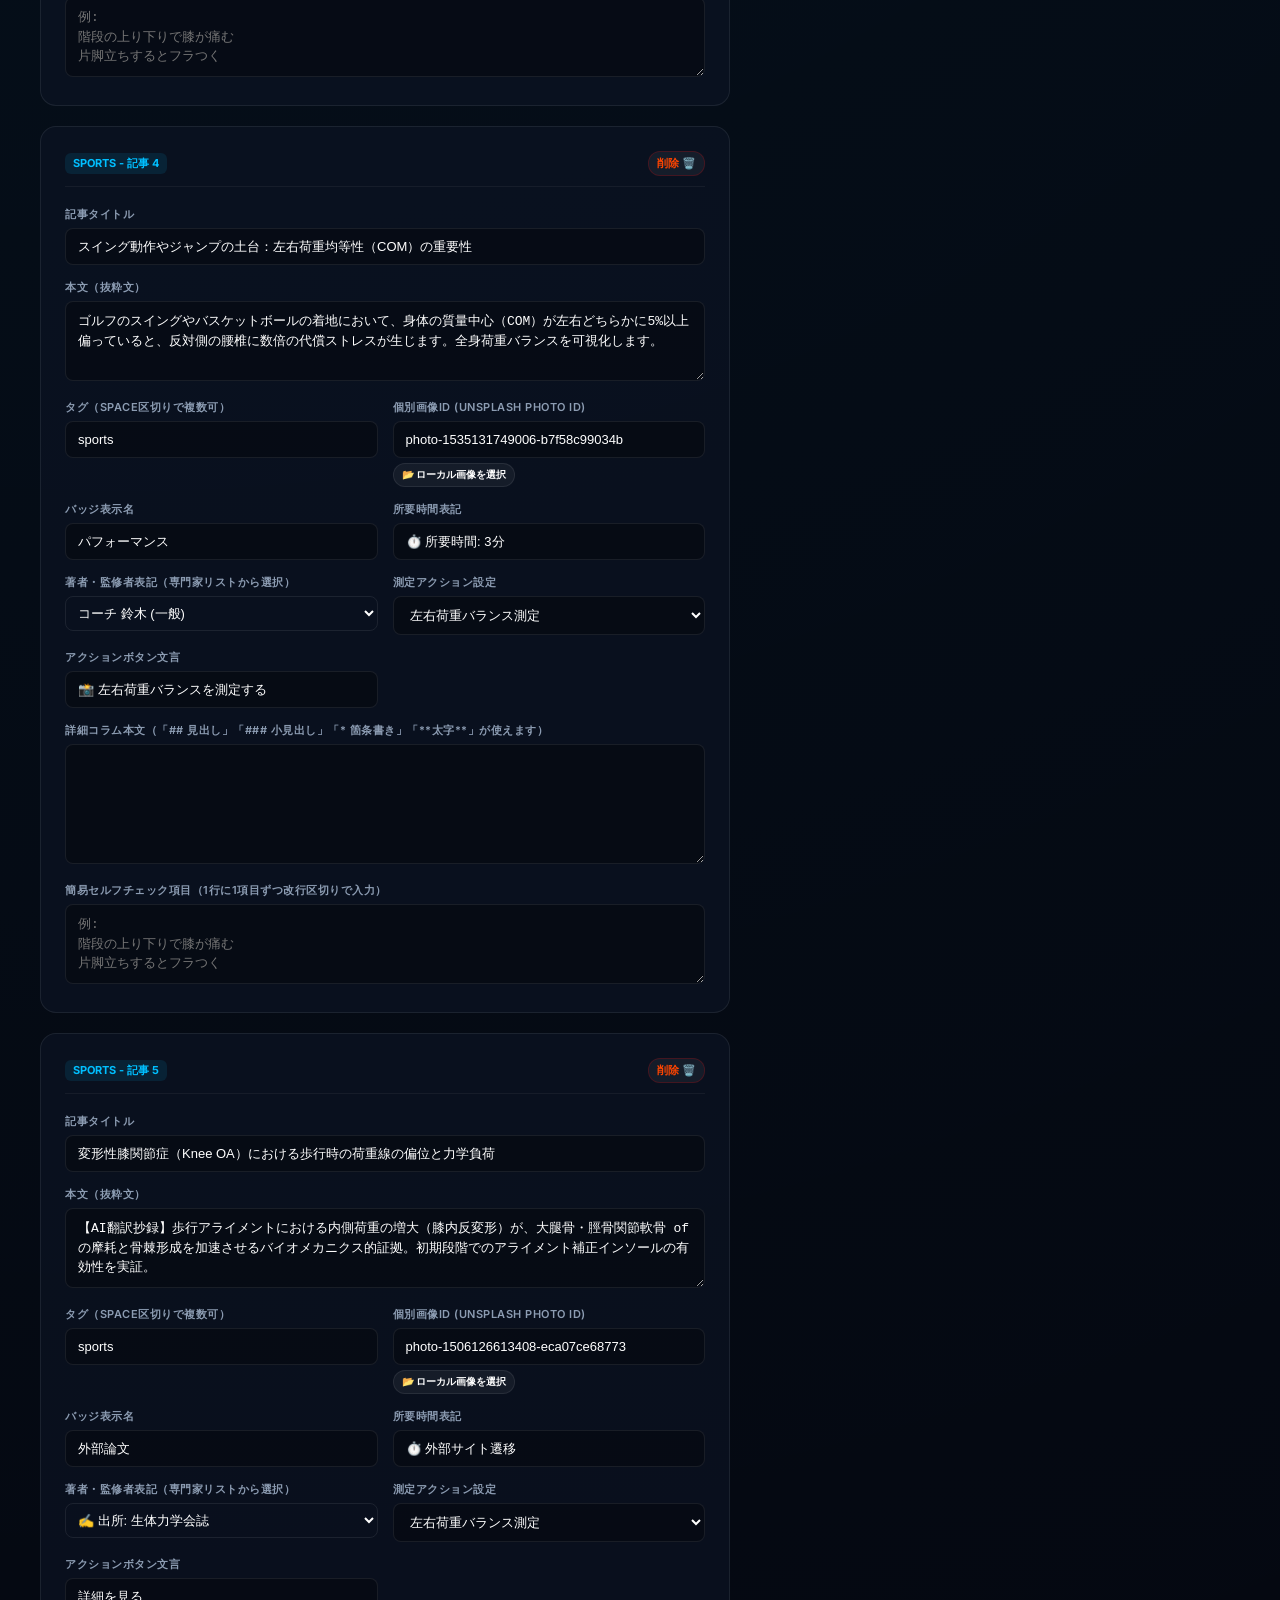
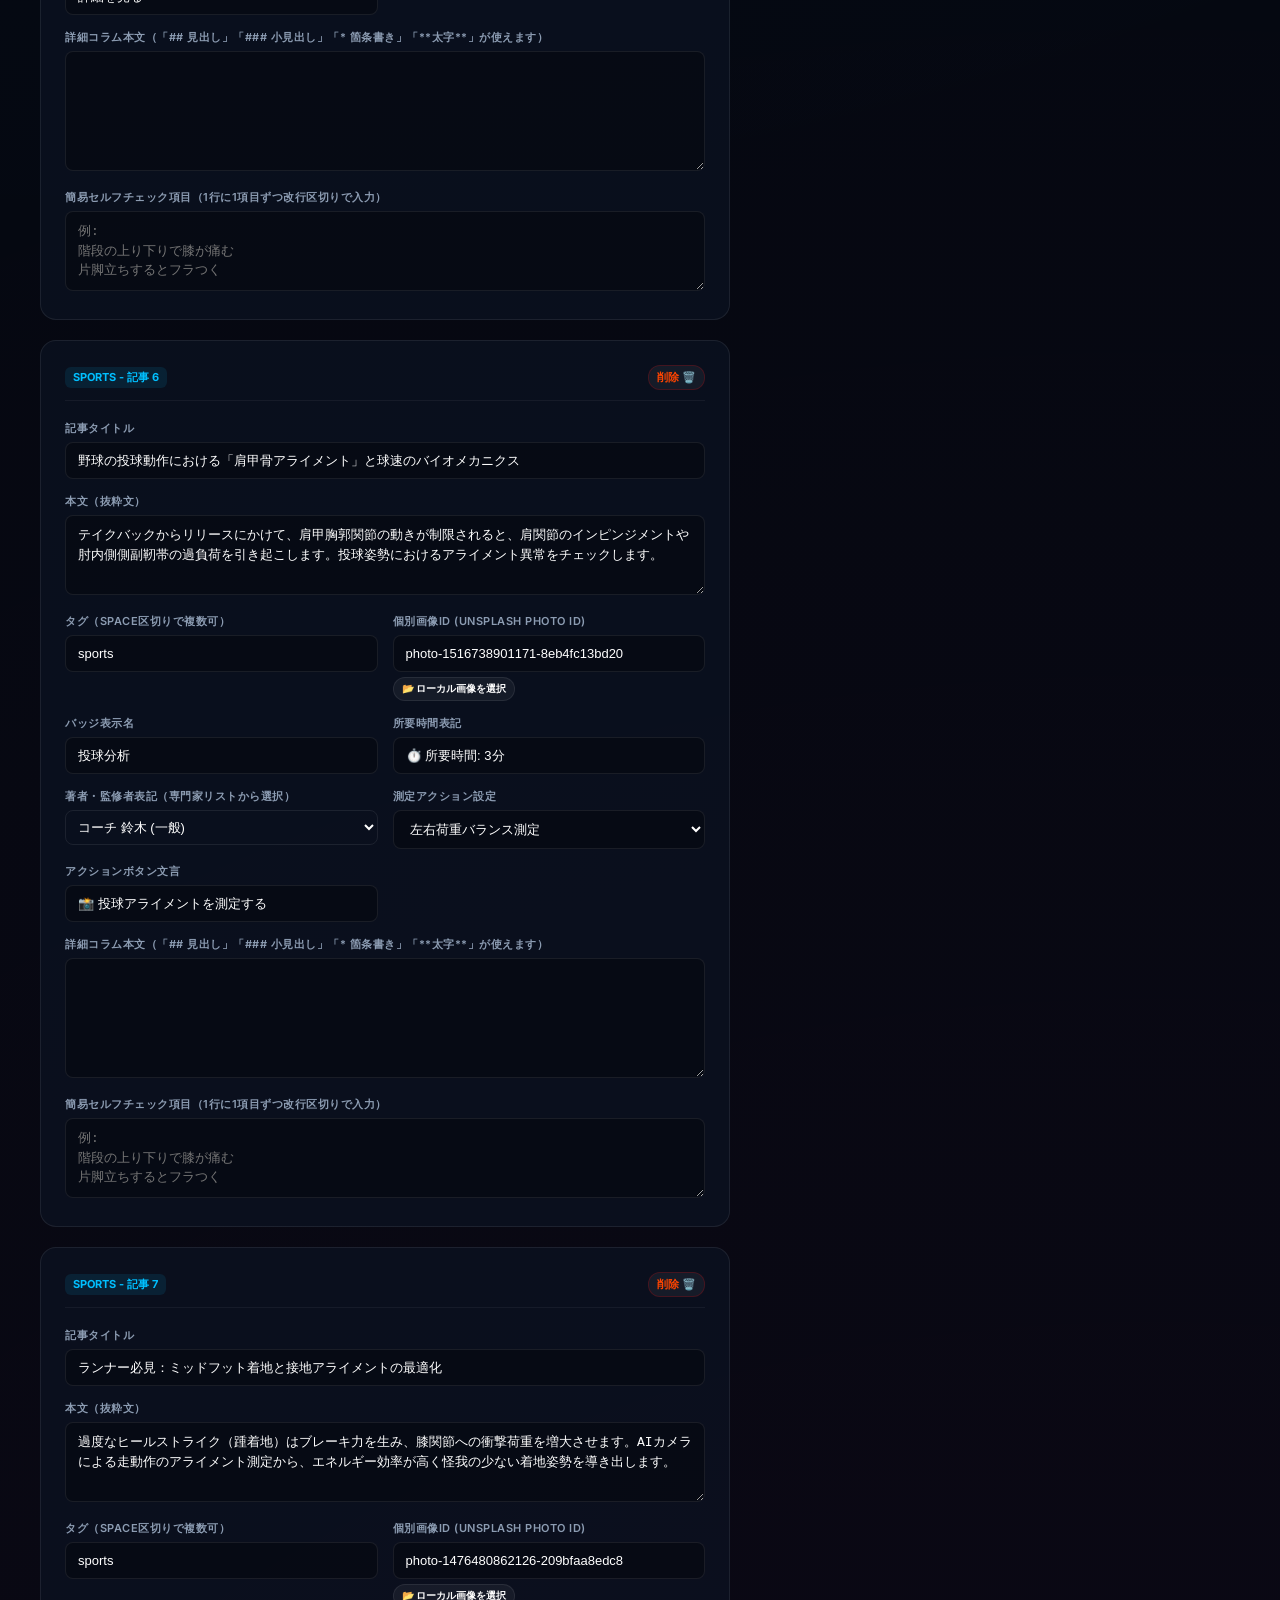
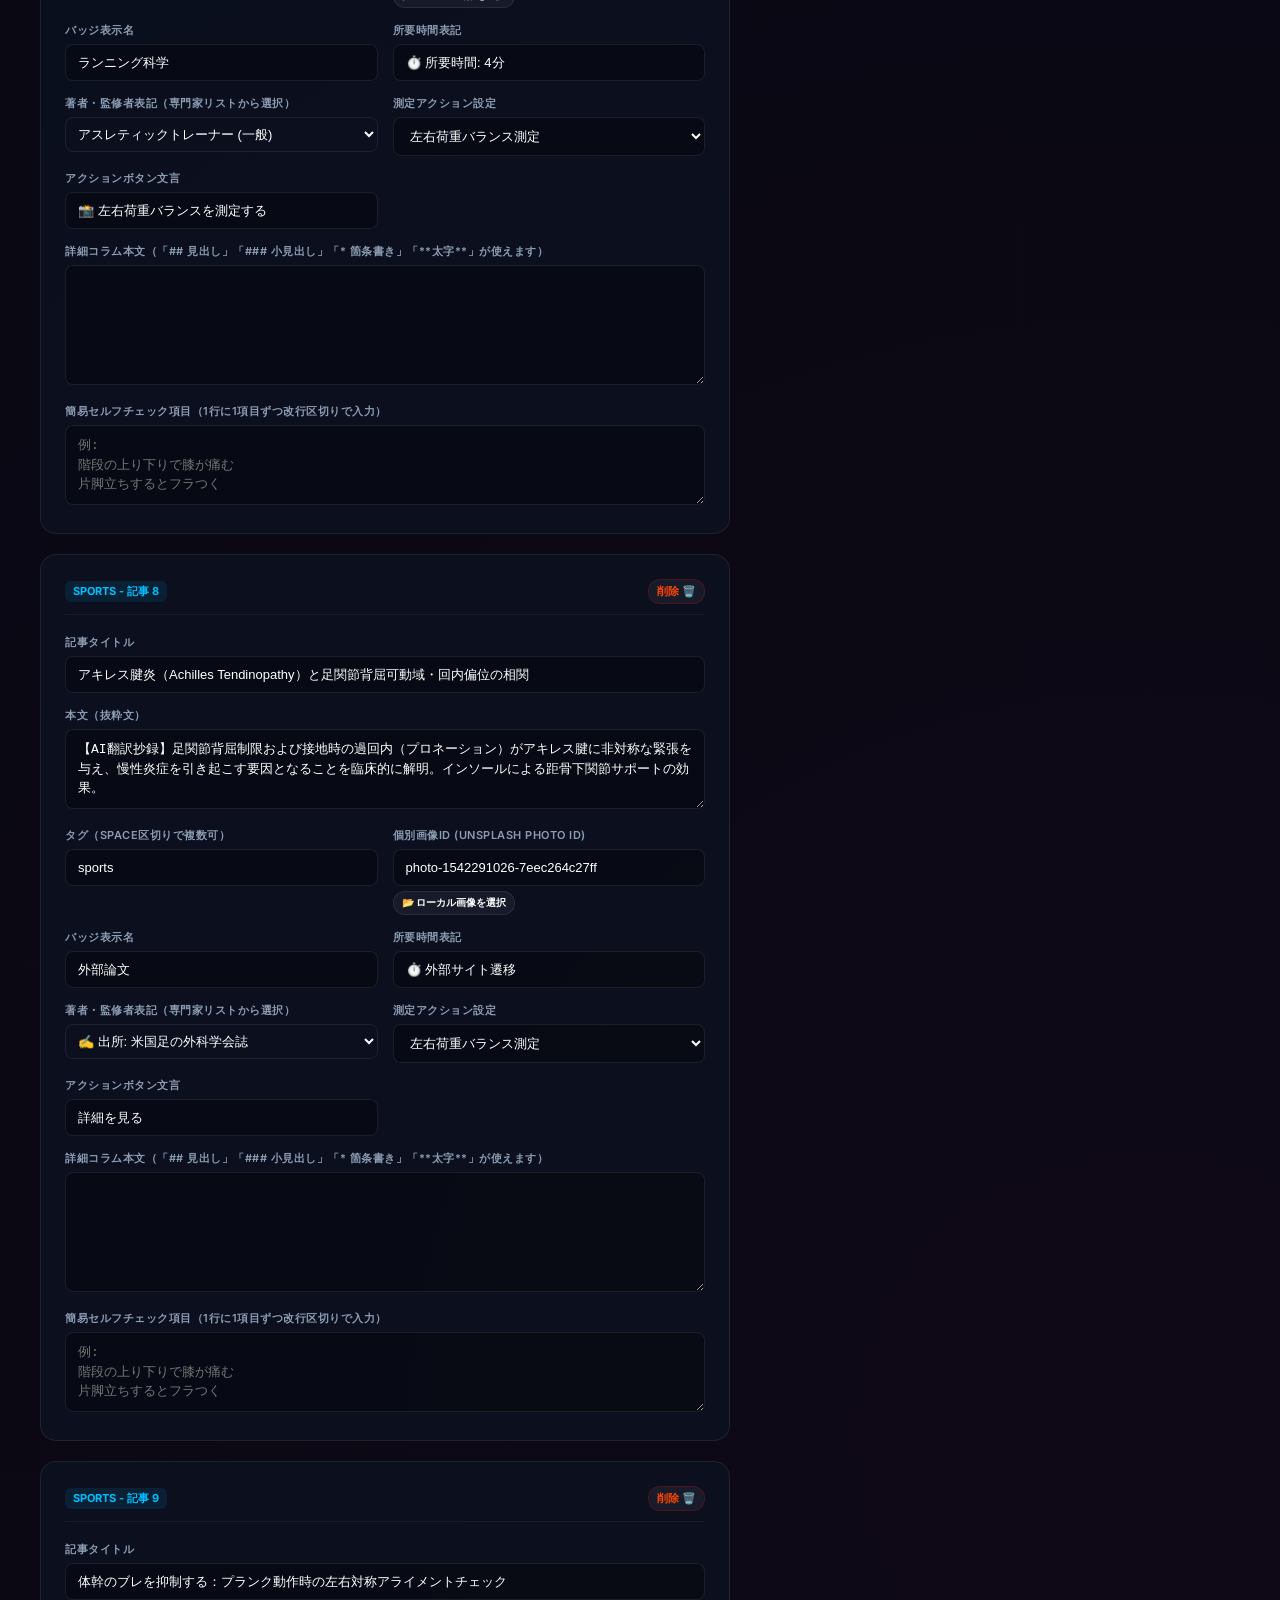
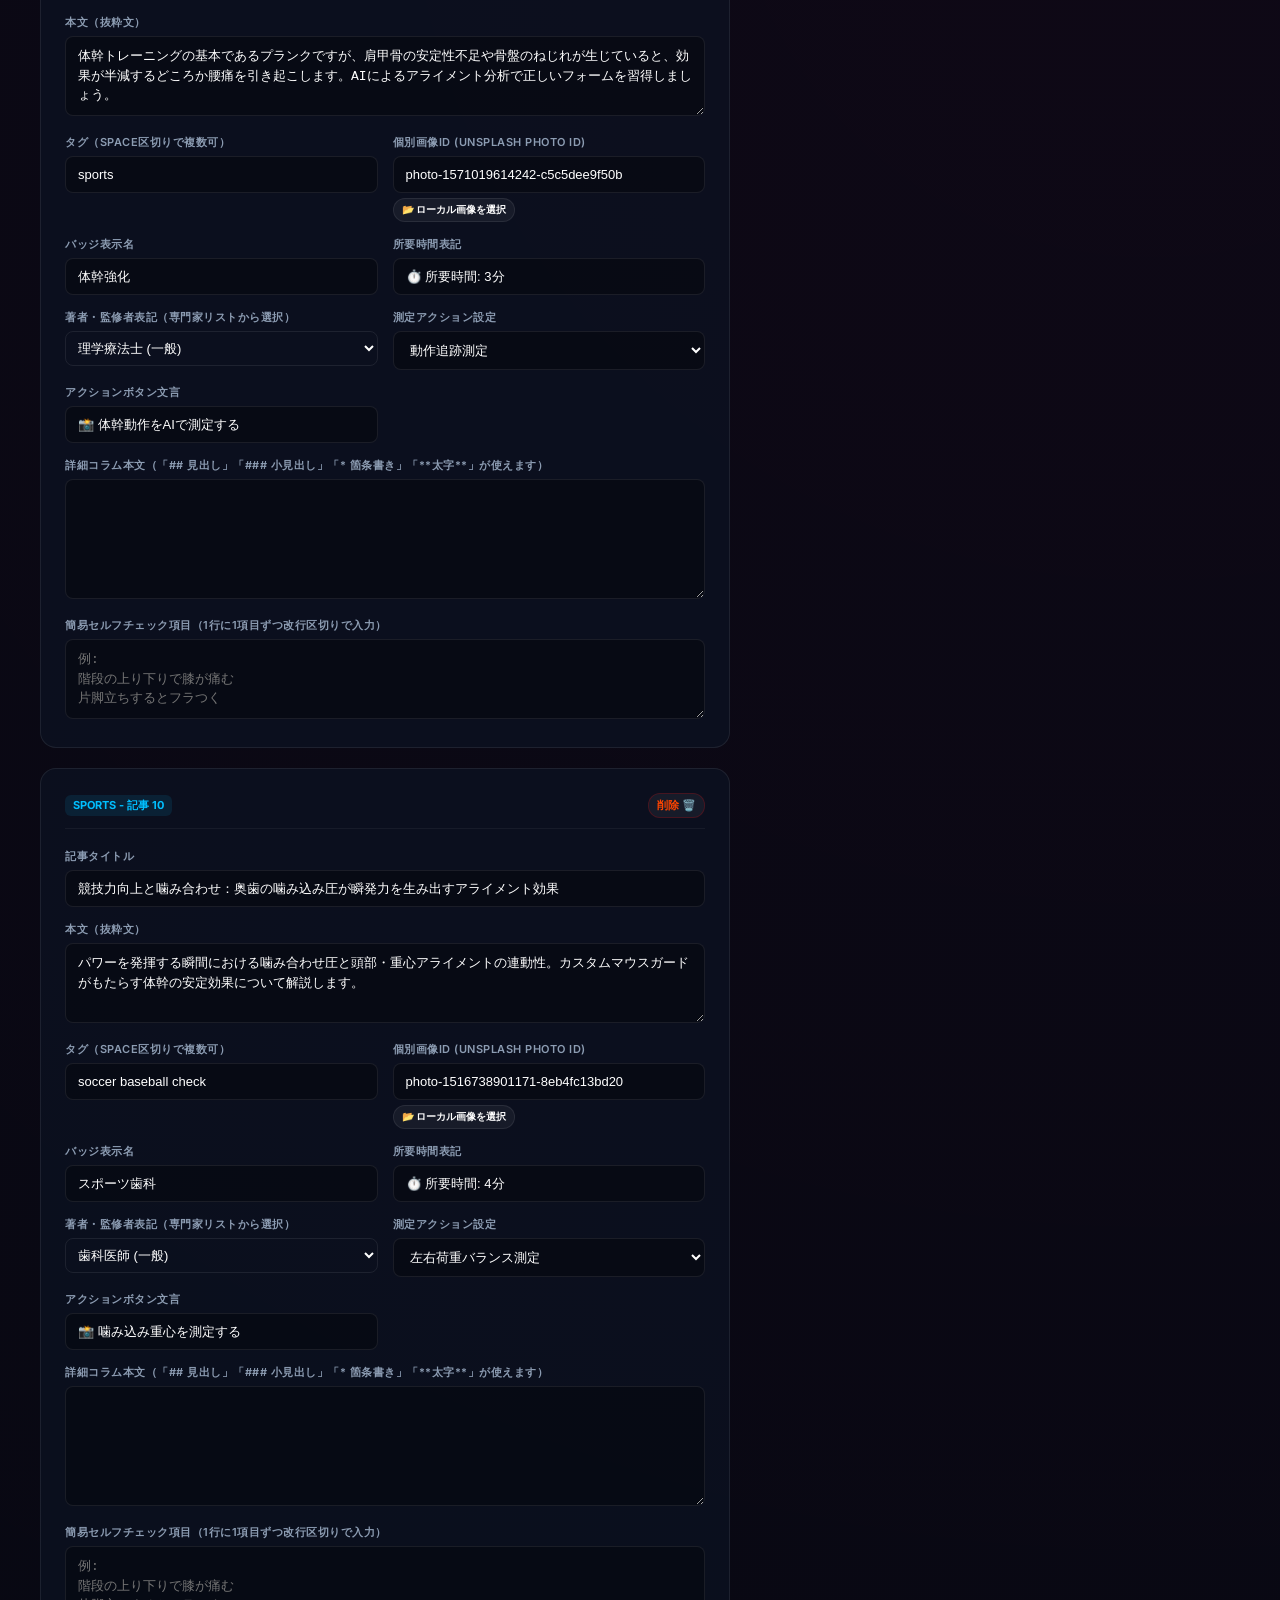
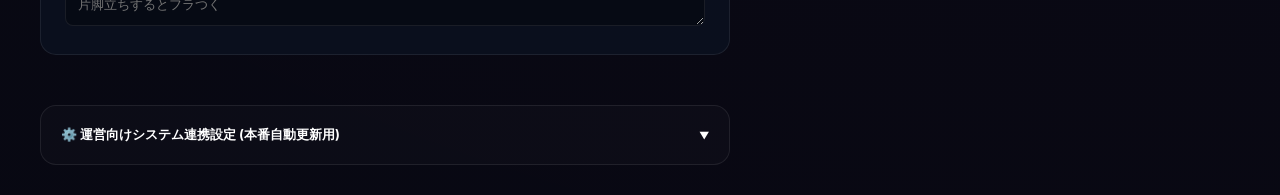
<file: admin.html>
<!DOCTYPE html>

<html lang="ja">

<head>

    <meta charset="UTF-8">

    <meta name="viewport" content="width=device-width, initial-scale=1.0">

    <title>CORE CONNECT - 記事下書き・コンテンツ管理画面</title>

    <link href="https://fonts.googleapis.com/css2?family=Inter:wght@300;400;600;700&family=Outfit:wght@400;600;800&display=swap" rel="stylesheet">

    <script src="link_test_results.js"></script>

    <style>

        :root {

            --bg-main: #050811;

            --bg-card: rgba(13, 20, 38, 0.6);

            --border-color: rgba(255, 255, 255, 0.08);

            --text-primary: #ffffff;

            --text-secondary: #8c9cb2;

            --accent-blue: #00bfff;

            --accent-pink: #ff1493;

            --accent-purple: #8a2be2;

            --accent-teal: #00ffff;

            --btn-glow: rgba(0, 191, 255, 0.25);

            --card-shadow: 0 8px 32px 0 rgba(0, 0, 0, 0.37);

        }

        * {

            box-sizing: border-box;

            margin: 0;

            padding: 0;

        }

        body {

            font-family: 'Inter', -apple-system, BlinkMacSystemFont, "Segoe UI", Roboto, sans-serif;

            background-color: var(--bg-main);

            color: var(--text-primary);

            min-height: 100vh;

            display: flex;

            flex-direction: column;

            overflow-x: hidden;

            background-image: 

                radial-gradient(circle at 10% 20%, rgba(0, 191, 255, 0.05) 0%, transparent 40%),

                radial-gradient(circle at 90% 80%, rgba(255, 20, 147, 0.04) 0%, transparent 40%);

        }

        header {

            padding: 20px 40px;

            border-bottom: 1px solid var(--border-color);

            background: rgba(5, 8, 17, 0.8);

            backdrop-filter: blur(10px);

            position: sticky;

            top: 0;

            z-index: 100;

            display: flex;

            justify-content: space-between;

            align-items: center;

        }

        .logo-section h1 {

            font-family: 'Outfit', sans-serif;

            font-size: 24px;

            font-weight: 800;

            letter-spacing: 1px;

            background: linear-gradient(135deg, #fff 30%, var(--accent-blue) 100%);

            -webkit-background-clip: text;

            -webkit-text-fill-color: transparent;

        }

        .logo-section p {

            font-size: 11px;

            color: var(--text-secondary);

            margin-top: 2px;

        }

        .nav-actions {

            display: flex;

            gap: 15px;

        }

        .btn {

            padding: 10px 20px;

            border-radius: 12px;

            font-weight: 600;

            font-size: 13px;

            cursor: pointer;

            transition: all 0.3s cubic-bezier(0.4, 0, 0.2, 1);

            border: 1px solid transparent;

            display: inline-flex;

            align-items: center;

            gap: 8px;

            text-decoration: none;

        }

        .btn-primary {

            background: linear-gradient(135deg, var(--accent-blue) 0%, var(--accent-purple) 100%);

            color: #000;

            font-weight: 700;

            box-shadow: 0 4px 15px rgba(0, 191, 255, 0.3);

        }

        .btn-primary:hover {

            transform: translateY(-2px);

            box-shadow: 0 6px 20px rgba(0, 191, 255, 0.4);

        }

        .btn-secondary {

            background: rgba(255, 255, 255, 0.05);

            border-color: var(--border-color);

            color: var(--text-primary);

        }

        .btn-secondary:hover {

            background: rgba(255, 255, 255, 0.1);

            border-color: rgba(255, 255, 255, 0.2);

        }

        .main-container {

            flex: 1;

            display: grid;

            grid-template-columns: 1fr 480px;

            padding: 30px 40px;

            gap: 30px;

            max-width: 1600px;

            width: 100%;

            margin: 0 auto;

        }

        .editor-section {

            display: flex;

            flex-direction: column;

            gap: 20px;

        }

        .control-bar {

            background: var(--bg-card);

            border: 1px solid var(--border-color);

            border-radius: 16px;

            padding: 20px;

            display: flex;

            flex-wrap: wrap;

            gap: 20px;

            align-items: center;

            justify-content: space-between;

        }

        .tabs-group {

            display: flex;

            gap: 8px;

            background: rgba(0, 0, 0, 0.25);

            padding: 4px;

            border-radius: 10px;

            border: 1px solid rgba(255,255,255,0.03);

        }

        .tab-btn {

            padding: 8px 16px;

            border-radius: 8px;

            font-size: 13px;

            font-weight: 600;

            border: none;

            background: transparent;

            color: var(--text-secondary);

            cursor: pointer;

            transition: all 0.2s ease;

        }

        .tab-btn.active {

            background: rgba(255, 255, 255, 0.08);

            color: var(--text-primary);

            box-shadow: 0 2px 8px rgba(0,0,0,0.2);

        }

        .tab-btn-sport.active[data-sport="sports"] {

            background: rgba(0, 191, 255, 0.15);

            color: var(--accent-blue);

        }

        .tab-btn-sport.active[data-sport="health"] {

            background: rgba(0, 255, 255, 0.1);

            color: var(--accent-teal);

        }

        .tab-btn-sport.active[data-sport="beauty"] {

            background: rgba(255, 20, 147, 0.15);

            color: var(--accent-pink);

        }

        .drafts-list {

            display: flex;

            flex-direction: column;

            gap: 20px;

        }

        .draft-item {

            background: var(--bg-card);

            border: 1px solid var(--border-color);

            border-radius: 16px;

            padding: 24px;

            display: grid;

            grid-template-columns: 1fr;

            gap: 15px;

            position: relative;

            transition: border-color 0.3s ease;

        }

        .draft-item.active-edit {

            border-color: rgba(0, 191, 255, 0.3);

            box-shadow: 0 0 15px rgba(0, 191, 255, 0.05);

        }

        .draft-item-header {

            display: flex;

            justify-content: space-between;

            align-items: center;

            border-bottom: 1px solid rgba(255,255,255,0.05);

            padding-bottom: 10px;

            margin-bottom: 5px;

        }

        .draft-badge {

            font-size: 11px;

            font-weight: 700;

            padding: 3px 8px;

            border-radius: 6px;

            background: rgba(0, 191, 255, 0.1);

            color: var(--accent-blue);

            text-transform: uppercase;

        }

        .draft-badge.beauty {

            background: rgba(255, 20, 147, 0.1);

            color: var(--accent-pink);

        }

        .draft-badge.health {

            background: rgba(0, 255, 255, 0.1);

            color: var(--accent-teal);

        }

        .form-grid {

            display: grid;

            grid-template-columns: repeat(2, 1fr);

            gap: 15px;

        }

        .form-group-full {

            grid-column: span 2;

        }

        label {

            display: block;

            font-size: 11px;

            font-weight: 600;

            color: var(--text-secondary);

            margin-bottom: 6px;

            text-transform: uppercase;

            letter-spacing: 0.5px;

        }

        input, textarea, select {

            width: 100%;

            background: rgba(0, 0, 0, 0.3);

            border: 1px solid var(--border-color);

            border-radius: 8px;

            padding: 10px 12px;

            color: var(--text-primary);

            font-size: 13px;

            transition: all 0.3s ease;

        }

        input:focus, textarea:focus, select:focus {

            outline: none;

            border-color: var(--accent-blue);

            box-shadow: 0 0 8px rgba(0, 191, 255, 0.2);

            background: rgba(0, 0, 0, 0.4);

        }

        textarea {

            resize: vertical;

            min-height: 80px;

            line-height: 1.5;

        }

        .preview-section {

            position: sticky;

            top: 100px;

            height: fit-content;

            display: flex;

            flex-direction: column;

            gap: 20px;

        }

        .preview-title {

            font-family: 'Outfit', sans-serif;

            font-size: 16px;

            font-weight: 700;

            color: var(--text-secondary);

            display: flex;

            align-items: center;

            gap: 10px;

        }

        .preview-title::before {

            content: '';

            display: inline-block;

            width: 8px;

            height: 8px;

            border-radius: 50%;

            background: #39ff14;

            box-shadow: 0 0 8px #39ff14;

        }

        /* Portal Article Card Styles Mocked */

        .portal-card-preview {

            background: #0d1426;

            border: 1px solid rgba(255,255,255,0.08);

            border-radius: 16px;

            overflow: hidden;

            display: flex;

            flex-direction: column;

            box-shadow: var(--card-shadow);

            transition: all 0.3s ease;

            width: 100%;

        }

        .portal-card-image {

            width: 100%;

            height: 180px;

            background-size: cover;

            background-position: center;

            position: relative;

            background-color: #1a233d;

        }

        .portal-card-badge {

            position: absolute;

            top: 15px;

            left: 15px;

            background: var(--accent-blue);

            color: #000;

            font-size: 10px;

            font-weight: 700;

            padding: 4px 10px;

            border-radius: 6px;

            letter-spacing: 0.5px;

            box-shadow: 0 4px 12px rgba(0,0,0,0.3);

        }

        .portal-card-badge.beauty {

            background: var(--accent-pink);

            color: #fff;

        }

        .portal-card-badge.health {

            background: #00ffff;

            color: #000;

        }

        .portal-card-content {

            padding: 20px;

            display: flex;

            flex-direction: column;

            gap: 12px;

        }

        .portal-card-body h3 {

            font-size: 15px;

            color: var(--text-primary);

            line-height: 1.4;

            margin-bottom: 6px;

            font-weight: 700;

        }

        .portal-card-body p {

            font-size: 12px;

            color: var(--text-secondary);

            line-height: 1.5;

        }

        .portal-card-footer {

            display: flex;

            flex-direction: column;

            gap: 12px;

            margin-top: 5px;

        }

        .portal-card-meta {

            display: flex;

            justify-content: space-between;

            font-size: 10px;

            color: var(--text-secondary);

            border-top: 1px solid rgba(255,255,255,0.05);

            padding-top: 10px;

        }

        .portal-card-btn {

            width: 100%;

            background: transparent;

            border: 1px solid var(--accent-blue);

            color: var(--accent-blue);

            padding: 8px 16px;

            border-radius: 8px;

            font-size: 12px;

            font-weight: 700;

            text-align: center;

            cursor: pointer;

            transition: all 0.3s ease;

            display: flex;

            align-items: center;

            justify-content: center;

            gap: 6px;

        }

        .portal-card-btn.beauty {

            border-color: var(--accent-pink);

            color: var(--accent-pink);

        }

        .portal-card-btn:hover {

            background: var(--accent-blue);

            color: #000;

            box-shadow: 0 0 15px rgba(0, 191, 255, 0.3);

        }

        .portal-card-btn.beauty:hover {

            background: var(--accent-pink);

            color: #fff;

            box-shadow: 0 0 15px rgba(255, 20, 147, 0.3);

        }

        .dropzone-container {

            border: 2px dashed rgba(255,255,255,0.15);

            border-radius: 16px;

            padding: 30px;

            text-align: center;

            background: rgba(255,255,255,0.01);

            transition: all 0.3s ease;

            cursor: pointer;

            margin-bottom: 20px;

        }

        .dropzone-container:hover {

            border-color: var(--accent-blue);

            background: rgba(0, 191, 255, 0.02);

        }

        .dropzone-title {

            font-size: 14px;

            font-weight: 600;

            color: var(--text-primary);

            margin-bottom: 8px;

        }

        .dropzone-desc {

            font-size: 12px;

            color: var(--text-secondary);

        }

        .toast {

            position: fixed;

            bottom: 20px;

            right: 20px;

            background: #112244;

            border: 1px solid var(--accent-blue);

            border-radius: 8px;

            padding: 12px 24px;

            color: #fff;

            font-size: 13px;

            font-weight: 600;

            box-shadow: 0 10px 30px rgba(0,0,0,0.5);

            display: flex;

            align-items: center;

            gap: 10px;

            transform: translateY(100px);

            opacity: 0;

            transition: all 0.3s cubic-bezier(0.4, 0, 0.2, 1);

            z-index: 1000;

        }

        .toast.show {

            transform: translateY(0);

            opacity: 1;

        }

    </style>

</head>

<body>

    <!-- Deploying Loading Overlay -->

    <div id="deployOverlay" style="position: fixed; top: 0; left: 0; width: 100vw; height: 100vh; background: rgba(5, 8, 17, 0.96); backdrop-filter: blur(25px); -webkit-backdrop-filter: blur(25px); z-index: 10000; display: none; align-items: center; justify-content: center; flex-direction: column; gap: 20px; transition: all 0.3s ease;">

        <div class="spinner" style="width: 50px; height: 50px; border: 5px solid rgba(255,255,255,0.1); border-top-color: var(--accent-blue); border-radius: 50%; animation: spin 1s linear infinite;"></div>

        <div id="deployStatusText" style="font-family:'Outfit', sans-serif; font-size: 18px; font-weight: 700; color: #fff; text-align: center;">本番サーバーに接続しています...</div>

        <div id="deploySubStatusText" style="font-size: 12px; color: var(--text-secondary); max-width: 340px; text-align: center; line-height: 1.6; margin-top: 5px;">この処理には10秒ほどかかります。ブラウザを閉じずにお待ちください。</div>

        <button id="deployCloseBtn" class="btn btn-secondary" onclick="hideDeployOverlay()" style="display: none; margin-top: 15px; padding: 8px 20px; font-size:12px; font-weight:700;">閉じる</button>

    </div>

    

    <!-- Login Gateway Overlay -->

    <div id="loginOverlay" style="position: fixed; top: 0; left: 0; width: 100vw; height: 100vh; background: rgba(5, 8, 17, 0.96); backdrop-filter: blur(25px); -webkit-backdrop-filter: blur(25px); z-index: 9999; display: flex; align-items: center; justify-content: center; transition: all 0.5s ease;">

        <div style="background: rgba(13, 20, 38, 0.7); border: 1px solid rgba(255,255,255,0.08); border-radius: 24px; padding: 40px; width: 100%; max-width: 400px; text-align: center; box-shadow: 0 20px 50px rgba(0,0,0,0.5);">

            <div style="font-size: 40px; margin-bottom: 20px;">🔑</div>

            <h2 style="font-family:'Outfit', sans-serif; font-size: 22px; font-weight: 800; color: #fff; margin-bottom: 8px;">CORE CONNECT Gateway</h2>

            <p style="font-size: 12px; color: var(--text-secondary); margin-bottom: 25px; line-height: 1.5;">アクセス権限を認証します。<br>管理パスコードを入力してください。</p>

            <input type="password" id="passcodeInput" placeholder="パスコードを入力" style="width: 100%; padding: 14px; border-radius: 12px; background: rgba(255,255,255,0.05); border: 1px solid rgba(255,255,255,0.1); color: #fff; font-size: 14px; font-weight: 600; text-align: center; margin-bottom: 20px; outline: none; transition: border-color 0.3s ease; border-color: rgba(255,255,255,0.15);">

            <button class="btn btn-primary" onclick="attemptLogin()" style="width: 100%; padding: 14px; border-radius: 12px; background: var(--accent-blue); color: #000; font-weight: 700; border: none; cursor: pointer; transition: all 0.3s ease; box-shadow: 0 0 15px rgba(0, 191, 255, 0.25);">サインイン</button>

            <div id="loginError" style="display: none; color: #ff4500; font-size: 11px; font-weight: 600; margin-top: 15px;">⚠️ パスコードが正しくありません</div>

            <div style="margin-top: 30px; border-top: 1px solid rgba(255,255,255,0.05); padding-top: 20px; font-size: 11px; color: var(--text-secondary); text-align: left; line-height: 1.5;">

                <strong>💡 テスト用パスコード：</strong><br>

                ・運営管理者: <code>admin</code><br>

                ・久保 肇 氏専用: <code>kubo</code><br>

                ・井出 徹 氏専用: <code>ide</code>

            </div>

        </div>

    </div>

    <header>

        <div class="logo-section">

            <h1 style="display:flex; align-items:center; gap:12px;"><a href="index.html" style="text-decoration: none; color: inherit;">CORE CONNECT</a> <span id="loginRoleBadge" style="font-size:11px; padding:3px 10px; border-radius:20px; font-weight:700; background:rgba(255,255,255,0.05); color:var(--text-secondary); border:1px solid rgba(255,255,255,0.1);">未認証</span></h1>

            <p>記事下書き・コンテンツ管理画面 (Draft Review & Editor)</p>

        </div>

        <div class="nav-actions" style="display: flex; align-items: center; gap: 10px;">
            <div style="display: flex; align-items: center; gap: 6px; margin-right: 5px;">
                <label style="font-size: 11px; color: var(--text-secondary); font-weight: 700;">公開日数:</label>
                <select id="currentDaySelector" onchange="updateCurrentDay(this.value)" style="padding: 8px 12px; border-radius: 8px; background: rgba(255,255,255,0.05); border: 1px solid var(--border-color); color: #fff; font-size: 11px; font-weight: 700; cursor: pointer; outline: none;">
                    <option value="baseline">読み込み中...</option>
                </select>
            </div>
            <a href="index.html" class="btn btn-secondary">◀ ◀ ポータル画面に戻る</a>

            <button class="btn btn-secondary" onclick="exportDatabase()">💾 JSONダウンロード</button>

            <button class="btn btn-secondary" onclick="showLinkDashboard()" style="border-color: var(--accent-blue); color: var(--accent-blue); display: flex; align-items: center; gap: 5px;">🔗 リンク検証 <span id="linkDashboardBadge" style="display: none; width: 8px; height: 8px; border-radius: 50%; background: #ff4a4a;"></span></button>

<a href="admin_hud_editor.html" class="btn btn-secondary" style="border-color: var(--accent-blue); color: var(--accent-blue); font-weight:700; display: inline-flex; align-items: center;">✨ HUD矢印エディタ</a>

            <button class="btn btn-primary" id="saveAndDeployBtn" onclick="saveAndDeployToGithub()" style="background:var(--accent-teal); color:#000; box-shadow:0 0 15px rgba(100,255,218,0.25); border-color:var(--accent-teal); font-weight:700;">🟢 本番サイトを更新する</button>

        </div>

    </header>

    <div class="main-container">

        <div class="editor-section">

            <!-- File Load Dropzone -->

            <div class="dropzone-container" onclick="document.getElementById('fileInput').click()">

                <input type="file" id="fileInput" accept=".json" style="display: none" onchange="loadCustomJSON(event)">

                <div class="dropzone-title">📂 articles_db.json を読み込む</div>

                <div class="dropzone-desc">クリックしてPC内のデータベースファイルを指定するか、デフォルトのデータが自動適用されます。</div>

            </div>

            <!-- Tab Selection Controls -->

            <div class="control-bar">

                <div>

                    <label>配信日 (日付インデックス)</label>

                    <div class="tabs-group" id="dayTabs">

                        <button class="tab-btn active" data-day="baseline" onclick="switchDay('baseline')">ベースライン (初期表示)</button>

                    </div>

                </div>

                <div>

                    <label>メインカテゴリー</label>

                    <div class="tabs-group" id="categoryTabs">

                        <button class="tab-btn tab-btn-sport active" data-sport="sports" onclick="switchCategory('sports')">⚽ スポーツ</button>

                        <button class="tab-btn tab-btn-sport" data-sport="health" onclick="switchCategory('health')">🧘 健康チェック</button>

                        <button class="tab-btn tab-btn-sport" data-sport="beauty" onclick="switchCategory('beauty')">💄 美容骨格</button>

                        <button class="tab-btn tab-btn-sport" data-sport="experts" onclick="switchCategory('experts')">👥 専門家管理</button>

                    </div>

                </div>

                <div>

                    <button id="addArticleBtn" class="btn btn-secondary" style="padding: 6px 12px; font-size: 11px; margin-top: 16px;" onclick="addNewArticle()">➕ 新しい下書き記事を追加</button>

                </div>

            </div>

            <!-- Draft list editor -->

            <div class="drafts-list" id="draftsList">

                <!-- Injected dynamically -->

            </div>

            

            <!-- GitHub Integration Settings (Collapsible) -->

            <div id="githubConfigSection" style="background: rgba(255,255,255,0.02); border: 1px solid var(--border-color); border-radius: 16px; padding: 20px; margin-top: 30px;">

                <h3 style="font-size: 13px; font-weight: 700; color: #fff; margin-bottom: 0; display: flex; align-items: center; justify-content: space-between; cursor: pointer; user-select:none;" onclick="toggleGithubConfig()">

                    <span>⚙️ 運営向けシステム連携設定 (本番自動更新用)</span>

                    <span id="githubConfigArrow" style="font-size: 10px;">▼</span>

                </h3>

                <div id="githubConfigContent" style="display: none; flex-direction: column; gap: 15px; margin-top: 15px;">

                    <div style="font-size: 11px; color: var(--text-secondary); line-height: 1.5;">

                        ※設定を行うと、専門家が「本番サイトを更新する」ボタンを押すだけで、GitHub上の画像とデータベースが直接自動更新されます。設定情報はブラウザ（Local Storage）にのみ安全に保存されます。

                    </div>

                    <div style="display: grid; grid-template-columns: repeat(auto-fit, minmax(180px, 1fr)); gap: 15px;">

                        <div>

                            <label style="font-size:10px; color:var(--text-secondary); display:block; margin-bottom:5px; font-weight:700;">GitHubアカウント名 (所有者)</label>

                            <input type="text" id="ghOwner" placeholder="例: bclab2020" style="width:100%; padding:10px; border-radius:8px; background:rgba(255,255,255,0.05); border:1px solid rgba(255,255,255,0.1); color:#fff; font-size:12px; font-weight:600;">

                        </div>

                        <div>

                            <label style="font-size:10px; color:var(--text-secondary); display:block; margin-bottom:5px; font-weight:700;">GitHubリポジトリ名</label>

                            <input type="text" id="ghRepo" placeholder="例: portal-mockup" style="width:100%; padding:10px; border-radius:8px; background:rgba(255,255,255,0.05); border:1px solid rgba(255,255,255,0.1); color:#fff; font-size:12px; font-weight:600;">

                        </div>

                    </div>

                    <div>

                        <label style="font-size:10px; color:var(--text-secondary); display:block; margin-bottom:5px; font-weight:700;">GitHubパーソナルアクセストークン (PAT)</label>

                        <input type="password" id="ghToken" placeholder="github_pat_..." style="width:100%; padding:10px; border-radius:8px; background:rgba(255,255,255,0.05); border:1px solid rgba(255,255,255,0.1); color:#fff; font-size:12px; font-weight:600;">

                        <div style="font-size:10px; color:var(--accent-blue); margin-top:5px; line-height:1.4;">

                            <a href="https://github.com/settings/tokens/new?scopes=repo" target="_blank" style="color:var(--accent-blue); text-decoration:underline;">👉 こちらからトークンを新規作成</a> (「repo」スコープにチェックを入れて作成し、貼り付けてください)

                        </div>

                    </div>

                    <button class="btn btn-secondary" onclick="saveGithubConfig()" style="padding: 8px 16px; font-size: 11px; align-self: flex-start; font-weight:700;">設定を保存する</button>

                </div>

            </div>

        </div>

        <!-- Preview Column -->

        <div class="preview-section">

            <div class="preview-title" style="display:flex; justify-content:space-between; align-items:center; width:100%;">リアルタイムカードプレビュー <span id="previewImageError" style="display:none; color:#ff4500; font-size:12px; font-weight:700;">⚠️ 画像の読み込み失敗 (404 / タイムアウト)</span></div>

            <div id="livePreviewContainer">

                <!-- Card render preview -->

            </div>

            <div style="background: rgba(255,255,255,0.02); border: 1px solid var(--border-color); border-radius: 12px; padding: 15px; font-size: 11px; line-height: 1.5; color: var(--text-secondary);">

                <strong>💡 下書き編集・確認の手順：</strong><br>

                1. 各入力欄のテキストや画像IDを変更すると、右側のプレビューがリアルタイムに更新されます。<br>

                2. 特に<strong>「野球」「サッカー」の記事と画像が正しく合致しているか</strong>、プレビューで視覚的に確認してください。<br>

                3. 確認・修正後、右上の「変更を保存してJSON出力」ボタンをクリックして `articles_db.json` を保存します。<br>

                4. 保存したファイルをデスクトップの `portal-mockup/articles_db.json` に上書きすれば、自動配信システムに即座に反映されます。

            </div>

        </div>

    </div>

    <!-- Notification Toast -->

    <div class="toast" id="toast">

        <span id="toastIcon">✔️</span> <span id="toastText">JSONファイルをエクスポートしました！</span>

    </div>

    <script>

        // Default Embedded Article Database (Day 1-3, Sports, Health, Beauty)

        let articlesDb = {};

        const localPhotoPreviews = {}; // Temporary local Object URL mapping

        let currentDay = "baseline";

        let currentCategory = "sports";

        let activeEditIdx = 0;

        // Load Default Database from server or embedded fallback

        window.addEventListener('DOMContentLoaded', () => {

            fetch('articles_db.json?t=' + Date.now())

                .then(response => {

                    if (!response.ok) throw new Error("Could not find local JSON file.");

                    return response.json();

                })

                .then(data => {

                    articlesDb = data;
                    showToast("articles_db.json をサーバーから読み込みました", "📁");
                    
                    updateDayTabsAndSelector();
                    
                    renderDrafts();

                })

                .catch(err => {

                    console.log("Using fallback database config:", err);

                    // Minimal fallback to prevent empty page

                    articlesDb = {

                        "current_day": "day1",

                        "baseline": { "sports": [], "health": [], "beauty": [] },

                        "day1": { "sports": [], "health": [], "beauty": [] },

                        "day2": { "sports": [], "health": [], "beauty": [] },

                        "day3": { "sports": [], "health": [], "beauty": [] },

                        "day4": { "sports": [], "health": [], "beauty": [] },

                        "day5": { "sports": [], "health": [], "beauty": [] },

                        "day6": { "sports": [], "health": [], "beauty": [] },

                        "day7": { "sports": [], "health": [], "beauty": [] }

                    };

                    updateDayTabsAndSelector();

                    renderDrafts();

                });

        });

        function loadCustomJSON(event) {

            const file = event.target.files[0];

            if (!file) return;

            const reader = new FileReader();

            reader.onload = function(e) {

                try {

                    articlesDb = JSON.parse(e.target.result);

                    showToast("ローカルの articles_db.json を読み込みました", "📂");

                    updateDayTabsAndSelector();

                    renderDrafts();

                } catch (err) {

                    alert("JSONファイルの解析に失敗しました。フォーマットをご確認ください。");

                }

            };

            reader.readAsText(file);

        }

        function updateDayTabsAndSelector() {
            const dayTabs = document.getElementById('dayTabs');
            const daySelector = document.getElementById('currentDaySelector');
            if (!dayTabs || !daySelector) return;
            
            const days = Object.keys(articlesDb)
                .filter(key => key.startsWith('day') && key !== 'current_day')
                .map(key => parseInt(key.replace('day', '')))
                .filter(num => !isNaN(num))
                .sort((a, b) => a - b);
                
            let tabsHtml = `<button class="tab-btn active" data-day="baseline" onclick="switchDay('baseline')">ベースライン (初期表示)</button>`;
            days.forEach(num => {
                tabsHtml += `\n<button class="tab-btn" data-day="day${num}" onclick="switchDay('day${num}')">Day ${num}</button>`;
            });
            dayTabs.innerHTML = tabsHtml;
            
            let selectorHtml = '';
            let cumulativeCount = 0;
            const baselineData = articlesDb["baseline"] || {};
            Object.keys(baselineData).forEach(cat => {
                if (Array.isArray(baselineData[cat])) cumulativeCount += baselineData[cat].length;
            });
            
            days.forEach(num => {
                const dayKey = `day${num}`;
                const dayData = articlesDb[dayKey] || {};
                Object.keys(dayData).forEach(cat => {
                    if (Array.isArray(dayData[cat])) cumulativeCount += dayData[cat].length;
                });
                
                const label = num === days[days.length - 1] ? `Day ${num} (${cumulativeCount}記事 - 全記事)` : `Day ${num} (${cumulativeCount}記事)`;
                selectorHtml += `\n<option value="${dayKey}">${label}</option>`;
            });
            daySelector.innerHTML = selectorHtml;
            
            if (articlesDb.current_day) {
                daySelector.value = articlesDb.current_day;
            }
        }

        function switchDay(day) {

            currentDay = day;

            document.querySelectorAll('#dayTabs .tab-btn').forEach(btn => {

                btn.classList.toggle('active', btn.getAttribute('data-day') === day);

            });

            activeEditIdx = 0;

            renderDrafts();

        }

        function updateCurrentDay(val) {
            if (articlesDb) {
                articlesDb.current_day = val;
                showToast("ポータルの公開日数を " + val + " に変更しました（本番更新すると適用されます）", "📅");
            }
        }

        function switchCategory(cat) {

            currentCategory = cat;

            document.querySelectorAll('#categoryTabs .tab-btn').forEach(btn => {

                btn.classList.toggle('active', btn.getAttribute('data-sport') === cat);

            });

            activeEditIdx = 0;

            renderDrafts();

        }

        function renderDrafts() {

            const list = document.getElementById('draftsList');

            list.innerHTML = "";

            if (currentCategory === "experts") {

                // Hide Day Tabs selection since experts are global

                document.getElementById('dayTabs').parentElement.style.opacity = '0.3';

                document.getElementById('dayTabs').parentElement.style.pointerEvents = 'none';

                document.getElementById('addArticleBtn').innerText = "👥 専門家を追加";

                document.getElementById('addArticleBtn').setAttribute('onclick', 'addNewExpert()');

                if (!articlesDb.experts) {

                    articlesDb.experts = [];

                }

                const exps = articlesDb.experts;

                if (exps.length === 0) {

                    list.innerHTML = `<div style="text-align:center; padding: 40px; color:var(--text-secondary);">登録されている専門家はいません。「専門家を追加」ボタンから追加できます。</div>`;

                    updateExpertPreview(null);

                    return;

                }

                exps.forEach((exp, index) => {

                    const item = document.createElement('div');

                    item.className = `draft-item ${index === activeEditIdx ? 'active-edit' : ''}`;

                    item.onclick = () => {

                        if (activeEditIdx !== index) {

                            activeEditIdx = index;

                            document.querySelectorAll('.draft-item').forEach((el, idx) => {

                                el.classList.toggle('active-edit', idx === index);

                            });

                            updateExpertPreview(exp);

                        }

                    };

                    item.innerHTML = `

                        <div class="draft-item-header">

                            <span class="draft-badge health">👤 専門家 ${index + 1}: ${exp.name || '名前未入力'}</span>

                            <div style="display:inline-flex; gap:4px; align-items:center;">

                                <button class="btn btn-secondary" style="padding: 2px 6px; font-size:11px; border-color:var(--border-color);" onclick="moveExpertUp(${index}, event)">▲</button>

                                <button class="btn btn-secondary" style="padding: 2px 6px; font-size:11px; border-color:var(--border-color);" onclick="moveExpertDown(${index}, event)">▼</button>

                                <button class="btn btn-secondary" style="padding: 4px 8px; font-size:11px; border-color: rgba(255,0,0,0.2); color: #ff4500;" onclick="deleteExpert(${index}, event)">削除 🗑️</button>

                            </div>

                        </div>

                        <div class="form-grid">

                            <div class="form-group-full">

                                <label>専門家氏名</label>

                                <input type="text" value="${exp.name || ''}" oninput="updateExpertField(${index}, 'name', this.value)">

                            </div>

                            <div>

                                <label>専門分野（バッジ表示）</label>

                                <input type="text" value="${exp.field || ''}" placeholder="例: 医療分野、歯科分野" oninput="updateExpertField(${index}, 'field', this.value)">

                            </div>

                            <div>

                                <label>顔写真 (Unsplash ID または画像パス)</label>

                                <input type="text" id="expertImgInput_${index}" value="${exp.img_id || ''}" placeholder="例: photo-xxxxx" oninput="updateExpertField(${index}, 'img_id', this.value)">

                                <div style="display:flex; gap:10px; margin-top:5px;">

                                    <input type="file" id="expertPhotoFile_${index}" accept="image/*" style="display:none;" onchange="handleExpertPhotoUpload(this, ${index})">

                                    <button type="button" class="btn btn-secondary" style="padding:4px 8px; font-size:10px; height:auto; margin-top:0;" onclick="document.getElementById('expertPhotoFile_${index}').click()">📂 ローカル画像を選択</button>

                                </div>

                            </div>

                            <div class="form-group-full">

                                <label>肩書・所属・資格（カンマやスラッシュ区切り）</label>

                                <input type="text" value="${exp.title || ''}" placeholder="例: 医師 / 医学博士" oninput="updateExpertField(${index}, 'title', this.value)">

                            </div>

                            <div class="form-group-full">

                                <label>プロフィール経歴・自己紹介</label>

                                <textarea oninput="updateExpertField(${index}, 'profile', this.value)">${exp.profile || ''}</textarea>

                            </div>

                        </div>

                    `;

                    list.appendChild(item);

                });

                updateExpertPreview(exps[activeEditIdx]);

                return;

            } else {

                // Restore Day Tabs

                document.getElementById('dayTabs').parentElement.style.opacity = '1';

                document.getElementById('dayTabs').parentElement.style.pointerEvents = 'auto';

                document.getElementById('addArticleBtn').innerText = "➕ 新しい下書き記事を追加";

                document.getElementById('addArticleBtn').setAttribute('onclick', 'addNewArticle()');

            }

            if (!articlesDb[currentDay] || !articlesDb[currentDay][currentCategory]) {

                list.innerHTML = `<div style="text-align:center; padding: 40px; color:var(--text-secondary);">該当する下書き記事はありません。</div>`;

                updatePreview(null);

                return;

            }

            const arts = articlesDb[currentDay][currentCategory];

            if (arts.length === 0) {

                list.innerHTML = `<div style="text-align:center; padding: 40px; color:var(--text-secondary);">該当する下書き記事はありません。上のボタンから追加できます。</div>`;

                updatePreview(null);

                return;

            }

            arts.forEach((art, index) => {

                // Dynamically build author options based on registered experts

                let authorOptionsHtml = `

                    <option value="">(著者を選択)</option>

                    <option value="✍️ 理学療法士" ${art.author === '✍️ 理学療法士' ? 'selected' : ''}>理学療法士 (一般)</option>

                    <option value="✍️ アスレティックトレーナー" ${art.author === '✍️ アスレティックトレーナー' ? 'selected' : ''}>アスレティックトレーナー (一般)</option>

                    <option value="✍️ コーチ 鈴木" ${art.author === '✍️ コーチ 鈴木' ? 'selected' : ''}>コーチ 鈴木 (一般)</option>

                    <option value="✍️ 医師" ${art.author === '✍️ 医師' ? 'selected' : ''}>医師 (一般)</option>

                    <option value="✍️ 歯科医師" ${art.author === '✍️ 歯科医師' ? 'selected' : ''}>歯科医師 (一般)</option>

                `;



                if (art.author && !authorOptionsHtml.includes(`value="${art.author}"`)) {

                    authorOptionsHtml += `<option value="${art.author}" selected>${art.author}</option>`;

                }

                const item = document.createElement('div');

                item.className = `draft-item ${index === activeEditIdx ? 'active-edit' : ''}`;

                item.onclick = () => {

                    if (activeEditIdx !== index) {

                        activeEditIdx = index;

                        document.querySelectorAll('.draft-item').forEach((el, idx) => {

                            el.classList.toggle('active-edit', idx === index);

                        });

                        updatePreview(art);

                    }

                };

                // Badge class

                let badgeClass = "";

                if (currentCategory === "beauty") badgeClass = "beauty";

                if (currentCategory === "health") badgeClass = "health";

                item.innerHTML = `

                    <div class="draft-item-header">

                        <span class="draft-badge ${badgeClass}">${currentCategory.toUpperCase()} - 記事 ${index + 1}</span>

                        <button class="btn btn-secondary" style="padding: 4px 8px; font-size:11px; border-color: rgba(255,0,0,0.2); color: #ff4500;" onclick="deleteArticle(${index}, event)">削除 🗑️</button>

                    </div>

                    <div class="form-grid">

                        <div class="form-group-full">

                            <label>記事タイトル</label>

                            <input type="text" value="${art.title || ''}" oninput="updateField(${index}, 'title', this.value)">

                        </div>

                        <div class="form-group-full">

                            <label>本文（抜粋文）</label>

                            <textarea oninput="updateField(${index}, 'p', this.value)">${art.p || ''}</textarea>

                        </div>

                        <div>

                            <label>タグ（space区切りで複数可）</label>

                            <input type="text" value="${art.sport || ''}" oninput="updateField(${index}, 'sport', this.value)">

                        </div>

                        <div>

                            <label>個別画像ID (Unsplash Photo ID)</label>

                            <input type="text" id="articleImgInput_${index}" value="${art.img_id || ''}" placeholder="独自画像パス(例: images/my-photo.jpg)や他サイトの画像URLも貼り付け可能です" oninput="updateField(${index}, 'img_id', this.value)">

                            <div style="display:flex; gap:10px; margin-top:5px;">

                                <input type="file" id="articlePhotoFile_${index}" accept="image/*" style="display:none;" onchange="handleArticlePhotoUpload(this, ${index})">

                                <button type="button" class="btn btn-secondary" style="padding:4px 8px; font-size:10px; height:auto; margin-top:0;" onclick="document.getElementById('articlePhotoFile_${index}').click()">📂 ローカル画像を選択</button>

                            </div>

                        </div>

                        <div>

                            <label>バッジ表示名</label>

                            <input type="text" value="${art.badge || ''}" oninput="updateField(${index}, 'badge', this.value)">

                        </div>

                        <div>

                            <label>所要時間表記</label>

                            <input type="text" value="${art.time || ''}" oninput="updateField(${index}, 'time', this.value)">

                        </div>

                        <div>

                            <label>著者・監修者表記（専門家リストから選択）</label>

                            <select style="width:100%; padding:8px; background:var(--bg-input); border:1px solid var(--border-color); border-radius:8px; color:var(--text-primary);" onchange="updateField(${index}, 'author', this.value)">

                                ${authorOptionsHtml}

                            </select>

                        </div>

                        <div>

                            <label>測定アクション設定</label>

                            <select onchange="updateField(${index}, 'btn_hook', this.value)">

                                <option value="launchMeasurement('front')" ${art.btn_hook === "launchMeasurement('front')" ? 'selected' : ''}>左右荷重バランス測定</option>

                                <option value="launchMeasurement('l_side')" ${art.btn_hook === "launchMeasurement('l_side')" ? 'selected' : ''}>側面重心測定</option>

                                <option value="launchMeasurement('dyn_flex_fwd')" ${art.btn_hook === "launchMeasurement('dyn_flex_fwd')" ? 'selected' : ''}>動作追跡測定</option>

                                <option value="launchMeasurement('face_rppg')" ${art.btn_hook === "launchMeasurement('face_rppg')" ? 'selected' : ''}>自律神経ストレス測定</option>

                            </select>

                        </div>

                        <div>

                            <label>アクションボタン文言</label>

                            <input type="text" value="${art.btn_text || ''}" oninput="updateField(${index}, 'btn_text', this.value)">
                        </div>
                        <div class="form-group-full">
                            <label>詳細コラム本文（「## 見出し」「### 小見出し」「* 箇条書き」「**太字**」が使えます）</label>
                            <textarea style="height:120px;" oninput="updateField(${index}, 'detail_p', this.value)">${art.detail_p || ''}</textarea>
                        </div>
                        <div class="form-group-full">
                            <label>簡易セルフチェック項目（1行に1項目ずつ改行区切りで入力）</label>
                            <textarea style="height:80px;" placeholder="例:&#13;&#10;階段の上り下りで膝が痛む&#13;&#10;片脚立ちするとフラつく" oninput="updateCheckListField(${index}, this.value)">${(art.check_list || []).join('\n')}</textarea>
                        </div>
                    </div>

                `;

                list.appendChild(item);

            });

            // Update preview for currently selected

            updatePreview(arts[activeEditIdx]);

        }

        function updateField(index, field, value) {

            if (articlesDb[currentDay] && articlesDb[currentDay][currentCategory]) {

                articlesDb[currentDay][currentCategory][index][field] = value;

                updatePreview(articlesDb[currentDay][currentCategory][index]);

            }

        function updateCheckListField(index, value) {
            if (articlesDb[currentDay] && articlesDb[currentDay][currentCategory]) {
                const items = value.split('\n').map(item => item.trim()).filter(item => item.length > 0);
                articlesDb[currentDay][currentCategory][index]['check_list'] = items;
                updatePreview(articlesDb[currentDay][currentCategory][index]);
            }
        }

        }

        // Map categories to default fallback image IDs

        const CATEGORY_IMAGE_FALLBACKS = {

            "soccer": "photo-1551958219-acbc608c6377",

            "baseball": "photo-1516738901171-8eb4fc13bd20",

            "volleyball": "photo-1612872087720-bb876e2e67d1",

            "stress": "photo-1544367567-0f2fcb009e0b",

            "sleep": "photo-1506126613408-eca07ce68773",

            "makeup": "photo-1522335789203-aabd1fc54bc9",

            "bodymake": "photo-1515886657613-9f3515b0c78f"

        };

        function updatePreview(art) {

            const container = document.getElementById('livePreviewContainer');

            if (!art) {

                container.innerHTML = `<div style="text-align:center; padding: 40px; color:var(--text-secondary); background:var(--bg-card); border-radius:16px; border:1px solid var(--border-color)">下書きを選択するとここにプレビューが表示されます。</div>`;

                return;

            }

            // Determine image URL

            let imgUrl = "";

            if (art.img_id && art.img_id.trim()) {

                const val = art.img_id.trim();

                if (localPhotoPreviews[val]) {

                    imgUrl = localPhotoPreviews[val];

                } else if (val.startsWith("http://") || val.startsWith("https://") || val.startsWith("images/") || val.startsWith("assets/") || val.startsWith("./") || val.match(/\.(png|jpg|jpeg|webp|gif|svg)/i)) {

                    imgUrl = val;

                } else {

                    const match = val.match(/(photo-[0-9a-zA-Z\-]+)/);

                    const imgId = match ? match[1] : val;

                    imgUrl = `https://images.unsplash.com/${imgId}?auto=format&fit=crop&q=80&w=400`;

                }

            } else {

                // Split sport tags and find the first matching fallback image

                const tags = (art.sport || "").split(/\s+/);

                let imgId = "photo-1506126613408-eca07ce68773"; // generic yoga fallback

                for (let t of tags) {

                    if (CATEGORY_IMAGE_FALLBACKS[t]) {

                        imgId = CATEGORY_IMAGE_FALLBACKS[t];

                        break;

                    }

                }

                imgUrl = `https://images.unsplash.com/${imgId}?auto=format&fit=crop&q=80&w=400`;

            }

            // Apply specific badges class

            let badgeClass = "";

            let btnClass = "";

            if (currentCategory === "beauty") {

                badgeClass = "beauty";

                btnClass = "beauty";

            }

            if (currentCategory === "health") {

                badgeClass = "health";

                btnClass = "health";

            }

            // Test if the image loads successfully

            const testImg = new Image();

            const errSpan = document.getElementById('previewImageError');

            testImg.onload = () => {

                if (errSpan) errSpan.style.display = 'none';

            };

            testImg.onerror = () => {

                if (errSpan) errSpan.style.display = 'inline';

            };

            testImg.src = imgUrl;

            container.innerHTML = `

                <div class="portal-card-preview">

                    <div class="portal-card-image" style="background-image: url('${imgUrl}');">

                        <span class="portal-card-badge ${badgeClass}">${art.badge || '記事カテゴリ'}</span>

                    </div>

                    <div class="portal-card-content">

                        <div class="portal-card-body">

                            <h3>${art.title || '（タイトル未設定）'}</h3>

                            <p>${art.p || '（本文未設定）'}</p>

                        </div>

                        <div class="portal-card-footer">

                            <div class="portal-card-meta">

                                <span>${art.time || '⏱️ 所要時間: --分'}</span>

                                <span>${art.author || '✍️ 監修者未設定'}</span>

                            </div>

                            <button class="portal-card-btn ${btnClass}">

                                ${art.btn_text || '測定する'} <span>▶</span>

                            </button>

                        </div>

                    </div>

                </div>

            `;

        }

        function addNewArticle() {

            if (!articlesDb[currentDay]) {

                articlesDb[currentDay] = {};

            }

            if (!articlesDb[currentDay][currentCategory]) {

                articlesDb[currentDay][currentCategory] = [];

            }

            // Determine default sport tags based on category

            let defaultSport = "soccer";

            if (currentCategory === "health") defaultSport = "stress";

            if (currentCategory === "beauty") defaultSport = "makeup";

            const newArt = {

                "sport": defaultSport,

                "badge": currentCategory === "sports" ? "スポーツ" : (currentCategory === "health" ? "健康チェック" : "美容骨格"),

                "title": "新しい記事のタイトル",

                "p": "記事の導入文または解説文をここに記述します。",

                "time": "⏱️ 所要時間: 3分",

                "author": currentCategory === "sports" ? "✍️ スポーツトレーナー" : (currentCategory === "health" ? "✍️ 内科医師" : "✍️ ビューティアドバイザー"),

                "btn_text": "📸 AIカメラ測定を起動する",

                "btn_hook": "launchMeasurement('front')"

            };

            articlesDb[currentDay][currentCategory].unshift(newArt);

            activeEditIdx = 0;

            renderDrafts();

            showToast("新しい下書きを追加しました", "➕");

        }

        function deleteArticle(index, event) {

            event.stopPropagation();

            if (confirm("この記事を削除してもよろしいですか？")) {

                articlesDb[currentDay][currentCategory].splice(index, 1);

                activeEditIdx = 0;

                renderDrafts();

                showToast("記事を削除しました", "🗑️");

            }

        }

        function exportDatabase() {

            const dataStr = "data:text/json;charset=utf-8," + encodeURIComponent(JSON.stringify(articlesDb, null, 4));

            const downloadAnchor = document.createElement('a');

            downloadAnchor.setAttribute("href", dataStr);

            downloadAnchor.setAttribute("download", "articles_db.json");

            document.body.appendChild(downloadAnchor);

            downloadAnchor.click();

            downloadAnchor.remove();

            showToast("articles_db.json ファイルを出力しました！", "💾");

        }

        function updateExpertField(index, field, value) {

            if (articlesDb.experts && articlesDb.experts[index]) {

                articlesDb.experts[index][field] = value;

                updateExpertPreview(articlesDb.experts[index]);

            }

        }

        function updateExpertPreview(exp) {

            const container = document.getElementById('livePreviewContainer');

            if (!exp) {

                container.innerHTML = `<div style="text-align:center; padding: 40px; color:var(--text-secondary); background:var(--bg-card); border-radius:16px; border:1px solid var(--border-color)">専門家を選択するとここにプレビューが表示されます。</div>`;

                return;

            }

            let imgUrl = "";

            if (exp.img_id && exp.img_id.trim()) {

                const val = exp.img_id.trim();

                if (localPhotoPreviews[val]) {

                    imgUrl = localPhotoPreviews[val];

                } else if (val.startsWith("http://") || val.startsWith("https://") || val.startsWith("images/") || val.startsWith("assets/") || val.startsWith("./") || val.match(/\.(png|jpg|jpeg|webp|gif|svg)/i)) {

                    imgUrl = val;

                } else {

                    const match = val.match(/(photo-[0-9a-zA-Z\-]+)/);

                    const cleanId = match ? match[1] : val;

                    imgUrl = `https://images.unsplash.com/${cleanId}?auto=format&fit=crop&q=80&w=200`;

                }

            } else {

                imgUrl = "https://images.unsplash.com/photo-1559839734-2b71ea197ec2?auto=format&fit=crop&q=80&w=200";

            }

            const testImg = new Image();

            const errSpan = document.getElementById('previewImageError');

            testImg.onload = () => { if (errSpan) errSpan.style.display = 'none'; };

            testImg.onerror = () => { if (errSpan) errSpan.style.display = 'inline'; };

            testImg.src = imgUrl;

            const isDental = exp.field && exp.field.includes("歯科");

            const badgeStyle = isDental ? "background: rgba(100, 255, 218, 0.12); border: 1px solid rgba(100, 255, 218, 0.3); color: var(--accent-teal);" : "background: rgba(0, 191, 255, 0.15); border: 1px solid rgba(0, 191, 255, 0.3); color: var(--accent-blue);";

            container.innerHTML = `

                <div style="background: var(--bg-card); border: 1px solid var(--border-color); border-radius: 20px; padding: 25px; text-align: left; display: flex; flex-direction: column; gap: 15px; margin-top: 10px;">

                    <div style="display: flex; gap: 20px; align-items: flex-start;">

                        <div style="width: 80px; height: 80px; border-radius: 50%; border: 2px solid rgba(255,255,255,0.1); background-image: url('${imgUrl}'); background-size: cover; background-position: center; flex-shrink: 0;"></div>

                        <div style="flex-grow: 1;">

                            <div style="display: flex; align-items: center; gap: 10px; margin-bottom: 4px;">

                                <span style="font-family:'Outfit', sans-serif; font-size: 18px; font-weight: 800; color: #fff;">${exp.name || '名前未指定'}</span>

                                <span style="font-size: 9px; font-weight: 700; padding: 2px 8px; border-radius: 20px; ${badgeStyle}">${exp.field || '分野未指定'}</span>

                            </div>

                            <div style="font-size: 11px; color: var(--text-secondary); font-weight: 600; margin-bottom: 8px;">${exp.title || '肩書未指定'}</div>

                            <div style="font-size: 12px; color: #d1dbe5; line-height: 1.5;">${exp.profile || 'プロフィール未指定'}</div>

                        </div>

                    </div>

                </div>

            `;

        }

        function addNewExpert() {

            if (!articlesDb.experts) {

                articlesDb.experts = [];

            }

            const newExp = {

                "id": "new_expert_" + Date.now(),

                "name": "新しい専門家",

                "field": "医療分野",

                "title": "医師 / 医学博士",

                "profile": "ここに専門家の略歴や自己紹介文を入力してください。",

                "img_id": "photo-1559839734-2b71ea197ec2"

            };

            articlesDb.experts.unshift(newExp);

            activeEditIdx = 0;

            renderDrafts();

            showToast("新しい専門家を追加しました", "👥");

        }

        function deleteExpert(index, event) {
            event.stopPropagation();
            if (confirm("この専門家プロフィールを削除してもよろしいですか？")) {
                articlesDb.experts.splice(index, 1);
                activeEditIdx = 0;
                renderDrafts();
                showToast("専門家を削除しました", "🗑️");
            }
        }

        function moveExpertUp(index, event) {
            event.stopPropagation();
            if (index === 0) return;
            const temp = articlesDb.experts[index];
            articlesDb.experts[index] = articlesDb.experts[index - 1];
            articlesDb.experts[index - 1] = temp;
            activeEditIdx = index - 1;
            renderDrafts();
            showToast("順序変更", "上へ移動しました");
        }

        function moveExpertDown(index, event) {
            event.stopPropagation();
            if (index === articlesDb.experts.length - 1) return;
            const temp = articlesDb.experts[index];
            articlesDb.experts[index] = articlesDb.experts[index + 1];
            articlesDb.experts[index + 1] = temp;
            activeEditIdx = index + 1;
            renderDrafts();
            showToast("順序変更", "下へ移動しました");
        }

        function handleArticlePhotoUpload(input, index) {

            const file = input.files[0];

            if (!file) return;

            

            const objectUrl = URL.createObjectURL(file);

            const expectedPath = "images/" + file.name;

            

            // Set pending upload

            pendingUploadFile = file;

            pendingUploadPath = expectedPath;

            

            // Update model

            articlesDb[currentDay][currentCategory][index].img_id = expectedPath;

            

            // Register local preview URL

            localPhotoPreviews[expectedPath] = objectUrl;

            

            // Update input box value

            const inputEl = document.getElementById(`articleImgInput_${index}`);

            if (inputEl) inputEl.value = expectedPath;

            

            updatePreview(articlesDb[currentDay][currentCategory][index]);

            showToast("画像を選択しました。更新ボタンを押すと本番保存されます。", "🖼️");

        }

        function handleExpertPhotoUpload(input, index) {

            const file = input.files[0];

            if (!file) return;

            

            const objectUrl = URL.createObjectURL(file);

            const expectedPath = "images/" + file.name;

            

            // Set pending upload

            pendingUploadFile = file;

            pendingUploadPath = expectedPath;

            

            // Update model

            articlesDb.experts[index].img_id = expectedPath;

            

            // Register local preview URL

            localPhotoPreviews[expectedPath] = objectUrl;

            

            // Update input box value

            const inputEl = document.getElementById(`expertImgInput_${index}`);

            if (inputEl) inputEl.value = expectedPath;

            

            updateExpertPreview(articlesDb.experts[index]);

            showToast("画像を選択しました。更新ボタンを押すと本番保存されます。", "🖼️");

        }

        function showToast(message, icon = "✔️") {

            const toast = document.getElementById('toast');

            document.getElementById('toastIcon').innerText = icon;

            document.getElementById('toastText').innerText = message;

            

            toast.classList.add('show');

            setTimeout(() => {

                toast.classList.remove('show');

            }, 3000);

        }

    

        // Login & Role-Based Access Control State

        let userRole = null;

        function attemptLogin() {

            const code = document.getElementById('passcodeInput').value.trim();

            const err = document.getElementById('loginError');

            

            if (code === 'admin') {

                userRole = 'admin';

            } else if (code === 'kubo') {

                userRole = 'kubo';

            } else if (code === 'ide') {

                userRole = 'ide';

            } else {

                err.style.display = 'block';

                return;

            }

            

            err.style.display = 'none';

            

            // Animate overlay slide out

            const overlay = document.getElementById('loginOverlay');

            overlay.style.opacity = '0';

            overlay.style.transform = 'translateY(-50px)';

            setTimeout(() => {

                overlay.style.display = 'none';

            }, 500);

            

            // Apply restrictions

            applyRoleRestrictions();

        }

        function applyRoleRestrictions() {

            const badge = document.getElementById('loginRoleBadge');

            if (userRole === 'admin') {

                currentCategory = 'sports';

                currentDay = 'baseline';

                if (badge) {

                    badge.innerText = "🔑 運営管理者モード";

                    badge.style.background = "rgba(0, 191, 255, 0.15)";

                    badge.style.color = "var(--accent-blue)";

                    badge.style.border = "1px solid rgba(0, 191, 255, 0.3)";

                }

                

                document.getElementById('categoryTabs').style.display = 'flex';

                document.getElementById('dayTabs').parentElement.style.display = 'block';

                document.getElementById('addArticleBtn').style.display = 'inline-block';

                

                document.querySelectorAll('#categoryTabs .tab-btn').forEach(btn => {

                    btn.classList.toggle('active', btn.getAttribute('data-sport') === 'sports');

                });

                

                renderDrafts();

            } else {

                // Expert Restricted view

                currentCategory = 'experts';

                

                document.querySelectorAll('#categoryTabs .tab-btn').forEach(btn => {

                    btn.classList.toggle('active', btn.getAttribute('data-sport') === 'experts');

                });

                

                document.getElementById('categoryTabs').style.display = 'none';

                document.getElementById('dayTabs').parentElement.style.display = 'none';

                document.getElementById('addArticleBtn').style.display = 'none';

                

                const nameMap = {

                    kubo: "久保 肇 氏",

                    ide: "井出 徹 氏"

                };

                

                if (badge) {

                    badge.innerText = `👤 専門家マイページ: ${nameMap[userRole]}`;

                    badge.style.background = "rgba(100, 255, 218, 0.12)";

                    badge.style.color = "var(--accent-teal)";

                    badge.style.border = "1px solid rgba(100, 255, 218, 0.3)";

                }

                

                renderRestrictedExpertDrafts();

            }

        }

        function renderRestrictedExpertDrafts() {

            const list = document.getElementById('draftsList');

            list.innerHTML = "";

            

            if (!articlesDb.experts) articlesDb.experts = [];

            

            const expIdx = articlesDb.experts.findIndex(exp => exp.id === userRole);

            if (expIdx === -1) {

                list.innerHTML = `<div style="text-align:center; padding: 40px; color:var(--text-secondary);">プロフィールデータが見つかりません。</div>`;

                updateExpertPreview(null);

                return;

            }

            

            const exp = articlesDb.experts[expIdx];

            activeEditIdx = expIdx;

            

            const item = document.createElement('div');

            item.className = 'draft-item active-edit';

            item.style.cursor = 'default';

            item.innerHTML = `

                <div class="draft-item-header">

                    <span class="draft-badge health">👤 マイプロフィール編集</span>

                </div>

                <div class="form-grid">

                    <div class="form-group-full">

                        <label>専門家氏名</label>

                        <input type="text" value="${exp.name || ''}" oninput="updateExpertField(${expIdx}, 'name', this.value)">

                    </div>

                    <div>

                        <label>専門分野（バッジ表示）</label>

                        <input type="text" value="${exp.field || ''}" placeholder="例: 医療分野、歯科分野" oninput="updateExpertField(${expIdx}, 'field', this.value)">

                    </div>

                    <div>

                        <label>顔写真 (Unsplash ID または画像パス)</label>

                        <input type="text" value="${exp.img_id || ''}" placeholder="例: photo-xxxxx" oninput="updateExpertField(${expIdx}, 'img_id', this.value)">

                    </div>

                    <div class="form-group-full">

                        <label>肩書・所属・資格（カンマやスラッシュ区切り）</label>

                        <input type="text" value="${exp.title || ''}" placeholder="例: 医師 / 医学博士" oninput="updateExpertField(${expIdx}, 'title', this.value)">

                    </div>

                    <div class="form-group-full">

                        <label>プロフィール経歴・自己紹介</label>

                        <textarea oninput="updateExpertField(${expIdx}, 'profile', this.value)">${exp.profile || ''}</textarea>

                    </div>

                </div>

            `;

            list.appendChild(item);

            updateExpertPreview(exp);

        }

        // Add Enter key event listener to login input

        window.addEventListener('DOMContentLoaded', () => {

            const input = document.getElementById('passcodeInput');

            if (input) {

                input.addEventListener('keypress', (e) => {

                    if (e.key === 'Enter') attemptLogin();

                });

            }

        });

    

        // Global variables for pending file upload

        let pendingUploadFile = null;

        let pendingUploadPath = "";

        // Global keypress listener for paste events

        window.addEventListener('paste', (event) => {

            const items = (event.clipboardData || event.originalEvent.clipboardData).items;

            let file = null;

            for (let idx in items) {

                const item = items[idx];

                if (item.kind === 'file' && item.type.startsWith('image/')) {

                    file = item.getAsFile();

                    break;

                }

            }

            

            if (file) {

                const timestamp = Date.now();

                const ext = file.name ? file.name.split('.').pop() : 'png';

                const fileName = `pasted_image_${timestamp}.${ext}`;

                const renamedFile = new File([file], fileName, { type: file.type });

                

                if (currentCategory === 'experts') {

                    handleExpertPhotoUpload({ files: [renamedFile] }, activeEditIdx);

                } else if (articlesDb[currentDay] && articlesDb[currentDay][currentCategory]) {

                    handleArticlePhotoUpload({ files: [renamedFile] }, activeEditIdx);

                }

                event.preventDefault();

            }

        });

        // GitHub Integration Settings Handlers

        function saveGithubConfig() {

            const owner = document.getElementById('ghOwner').value.trim();

            const repo = document.getElementById('ghRepo').value.trim();

            const token = document.getElementById('ghToken').value.trim();

            

            localStorage.setItem('ghOwner', owner);

            localStorage.setItem('ghRepo', repo);

            localStorage.setItem('ghToken', token);

            

            showToast("GitHub連携設定を保存しました", "⚙️");

            toggleGithubConfig();

        }

        function loadGithubConfig() {

            const owner = localStorage.getItem('ghOwner') || "";

            const repo = localStorage.getItem('ghRepo') || "";

            const token = localStorage.getItem('ghToken') || "";

            

            const ownerEl = document.getElementById('ghOwner');

            const repoEl = document.getElementById('ghRepo');

            const tokenEl = document.getElementById('ghToken');

            

            if (ownerEl) ownerEl.value = owner;

            if (repoEl) repoEl.value = repo;

            if (tokenEl) tokenEl.value = token;

        }

        function toggleGithubConfig() {

            const content = document.getElementById('githubConfigContent');

            const arrow = document.getElementById('githubConfigArrow');

            if (content.style.display === 'none') {

                content.style.display = 'flex';

                arrow.innerText = '▲';

            } else {

                content.style.display = 'none';

                arrow.innerText = '▼';

            }

        }

        // Deploy Overlay Controls

        function showDeployOverlay(statusText) {

            const overlay = document.getElementById('deployOverlay');

            const spinner = overlay.querySelector('.spinner');

            const btn = document.getElementById('deployCloseBtn');

            

            overlay.style.display = 'flex';

            document.getElementById('deployStatusText').innerText = statusText;

            document.getElementById('deploySubStatusText').innerText = "この処理には10秒ほどかかります。ブラウザを閉じずにお待ちください。";

            spinner.style.display = 'block';

            btn.style.display = 'none';

        }

        function showDeploySuccess() {

            const overlay = document.getElementById('deployOverlay');

            const spinner = overlay.querySelector('.spinner');

            const btn = document.getElementById('deployCloseBtn');

            

            spinner.style.display = 'none';

            document.getElementById('deployStatusText').innerText = "🎉 更新が完了しました！";

            document.getElementById('deploySubStatusText').innerText = "本本番サイト（GitHub Pages）に反映されるまで1〜2分かかります。このブラウザ画面は閉じてしまって問題ありません。";

            btn.style.display = 'inline-block';

            btn.innerText = "完了して閉じる";

        }

        function showDeployError(errMsg) {

            const overlay = document.getElementById('deployOverlay');

            const spinner = overlay.querySelector('.spinner');

            const btn = document.getElementById('deployCloseBtn');

            

            spinner.style.display = 'none';

            document.getElementById('deployStatusText').innerText = "⚠️ 更新に失敗しました";

            document.getElementById('deploySubStatusText').innerText = "エラー詳細: " + errMsg;

            btn.style.display = 'inline-block';

            btn.innerText = "閉じる";

        }

        function hideDeployOverlay() {

            document.getElementById('deployOverlay').style.display = 'none';

        }

        // GitHub API Push Logic

        async function saveAndDeployToGithub() {

            const owner = localStorage.getItem('ghOwner') || document.getElementById('ghOwner').value.trim();

            const repo = localStorage.getItem('ghRepo') || document.getElementById('ghRepo').value.trim();

            const token = localStorage.getItem('ghToken') || document.getElementById('ghToken').value.trim();

            

            if (!owner || !repo || !token) {

                alert("⚠️ 運営用の「システム連携設定（GitHub設定）」が完了していません。設定を行ってから実行してください。");

                document.getElementById('githubConfigContent').style.display = 'flex';

                document.getElementById('githubConfigSection').scrollIntoView({ behavior: 'smooth' });

                return;

            }

            

            showDeployOverlay("🔄 本番サーバーに接続しています...");

            

            try {

                // 1. Upload pending photo if exists

                if (pendingUploadFile) {

                    showDeployOverlay("🖼️ 写真をアップロードしています...");

                    

                    const base64Content = await getBase64(pendingUploadFile);

                    let imageSha = null;

                    

                    // Fetch existing SHA if file exists to overwrite

                    try {

                        const getResp = await fetch(`https://api.github.com/repos/${owner}/${repo}/contents/${pendingUploadPath}`, {

                            headers: { "Authorization": `token ${token}` }

                        });

                        if (getResp.ok) {

                            const data = await getResp.json();

                            imageSha = data.sha;

                        }

                    } catch (e) {

                        // ignore

                    }

                    

                    const putBody = {

                        message: `Upload image ${pendingUploadPath} via portal editor`,

                        content: base64Content

                    };

                    if (imageSha) putBody.sha = imageSha;

                    

                    const uploadResp = await fetch(`https://api.github.com/repos/${owner}/${repo}/contents/${pendingUploadPath}`, {

                        method: "PUT",

                        headers: {

                            "Authorization": `token ${token}`,

                            "Content-Type": "application/json"

                        },

                        body: JSON.stringify(putBody)

                    });

                    

                    if (!uploadResp.ok) {

                        const errData = await uploadResp.json();

                        throw new Error("画像のアップロードに失敗しました: " + (errData.message || ""));

                    }

                }

                

                // 2. Update articles_db.json

                showDeployOverlay("📝 データベースを更新しています...");

                

                let dbSha = null;

                const getDbResp = await fetch(`https://api.github.com/repos/${owner}/${repo}/contents/articles_db.json`, {

                    headers: { "Authorization": `token ${token}` }

                });

                if (!getDbResp.ok) {
                    let errMsg = `データベースファイルの取得に失敗しました (HTTP Status: ${getDbResp.status})`;
                    if (getDbResp.status === 401) {
                        errMsg += "。GitHubトークンが間違っているか、有効期限が切れています。";
                    } else if (getDbResp.status === 404) {
                        errMsg += "。アカウント名(所有者)またはリポジトリ名が間違っています。";
                    } else if (getDbResp.status === 403) {
                        errMsg += "。トークンの権限（repoスコープ）が設定されていないか、アクセスが拒否されています。";
                    }
                    throw new Error(errMsg);
                }

                const dbData = await getDbResp.json();

                dbSha = dbData.sha;

                

                const jsonStr = JSON.stringify(articlesDb, null, 4);

                // Safe UTF-8 base64 encoding support for Japanese text

                const utf8Base64Db = btoa(unescape(encodeURIComponent(jsonStr)));

                

                const updateDbResp = await fetch(`https://api.github.com/repos/${owner}/${repo}/contents/articles_db.json`, {

                    method: "PUT",

                    headers: {

                        "Authorization": `token ${token}`,

                        "Content-Type": "application/json"

                    },

                    body: JSON.stringify({

                        message: `Update articles_db.json via portal editor`,

                        content: utf8Base64Db,

                        sha: dbSha

                    })

                });

                

                if (!updateDbResp.ok) {

                    const errData = await updateDbResp.json();

                    throw new Error("データベースの更新に失敗しました: " + (errData.message || ""));

                }

                

                // Success!

                showDeploySuccess();

                pendingUploadFile = null;

                pendingUploadPath = "";

                

            } catch (err) {

                showDeployError(err.message);

            }

        }

        function getBase64(file) {

            return new Promise((resolve, reject) => {

                const reader = new FileReader();

                reader.readAsDataURL(file);

                reader.onload = () => {

                    const base64 = reader.result.split(',')[1];

                    resolve(base64);

                };

                reader.onerror = error => reject(error);

            });

        }

        // Initialize Github config on load

        window.addEventListener('DOMContentLoaded', () => {

            loadGithubConfig();
            
            // Check if report has errors/warnings to light up the badge
            if (window.LINK_TEST_RESULTS) {
                const report = window.LINK_TEST_RESULTS;
                const results = report.results || {};
                let errors = 0;
                let warnings = 0;
                Object.keys(results).forEach(url => {
                    const item = results[url];
                    if (item.status === 'error') errors++;
                    if (item.status === 'warning') warnings++;
                });
                const badge = document.getElementById('linkDashboardBadge');
                if (badge) {
                    if (errors > 0 || warnings > 0) {
                        badge.style.display = 'inline-block';
                        badge.style.background = errors > 0 ? '#ff4a4a' : '#ffbb00';
                    }
                }
            }

        });

        // Link Verification Dashboard Overlay Logic
        function showLinkDashboard() {
            let overlay = document.getElementById('linkDashboardOverlay');
            if (!overlay) {
                const overlayHtml = `
                    <div id="linkDashboardOverlay" style="position: fixed; top: 0; left: 0; width: 100vw; height: 100vh; background: rgba(5, 8, 17, 0.96); backdrop-filter: blur(25px); -webkit-backdrop-filter: blur(25px); z-index: 10000; display: none; align-items: center; justify-content: center; padding: 20px; transition: all 0.3s ease;">
                        <div style="background: var(--bg-card); border: 1px solid var(--border-color); border-radius: 24px; width: 100%; max-width: 900px; max-height: 90vh; overflow-y: auto; padding: 40px; position: relative; box-shadow: var(--card-shadow); color: var(--text-primary); text-align: left;">
                            <div style="position: absolute; top: 20px; right: 25px; font-size: 28px; color: var(--text-secondary); cursor: pointer; transition: color 0.2s ease;" onclick="hideLinkDashboard()">&times;</div>
                            <h2 style="font-family:'Outfit', sans-serif; font-size: 22px; font-weight: 800; color: #fff; margin-bottom: 8px; display: flex; align-items: center; gap: 10px;">
                                <span>🔗 一次情報・外部リンク検証ダッシュボード</span>
                            </h2>
                            <p id="linkDashboardSummary" style="font-size: 13px; color: var(--text-secondary); margin-bottom: 25px;"></p>
                            
                            <div id="linkDashboardList" style="display: flex; flex-direction: column; gap: 15px; max-height: 55vh; overflow-y: auto; padding-right: 10px; margin-bottom: 25px;">
                                <!-- Rows rendered dynamically -->
                            </div>
                            
                            <div style="display: flex; justify-content: space-between; align-items: center; border-top: 1px solid var(--border-color); padding-top: 20px; flex-wrap: wrap; gap: 15px;">
                                <span style="font-size: 11px; color: var(--text-secondary);">※リンクチェックはPC上の <code>python validate_links.py</code> にて自動化・二重検証されています。</span>
                                <button class="btn btn-secondary" onclick="hideLinkDashboard()" style="padding: 10px 25px; font-size: 13px; font-weight: 700; border-radius: 10px; cursor: pointer;">閉じる</button>
                            </div>
                        </div>
                    </div>
                `;
                document.body.insertAdjacentHTML('beforeend', overlayHtml);
                overlay = document.getElementById('linkDashboardOverlay');
            }
            
            const listContainer = document.getElementById('linkDashboardList');
            const summaryContainer = document.getElementById('linkDashboardSummary');
            
            const report = window.LINK_TEST_RESULTS;
            if (!report) {
                summaryContainer.innerText = "リンク検証データが見つかりません。";
                listContainer.innerHTML = `
                    <div style="text-align: center; padding: 40px; color: var(--text-secondary);">
                        <p style="font-size: 14px; margin-bottom: 10px;">⚠️ 検証結果ファイル（<code>link_test_results.js</code>）が存在しません。</p>
                        <p style="font-size: 12px; line-height: 1.6;">デスクトップの <code>portal-mockup</code> フォルダで一度 <code>python validate_links.py</code> を実行してください。自動的にデータが生成されます。</p>
                    </div>
                `;
                overlay.style.display = 'flex';
                return;
            }
            
            const results = report.results || {};
            const urls = Object.keys(results);
            const total = urls.length;
            let errors = 0;
            let warnings = 0;
            
            let listHtml = '';
            urls.forEach(url => {
                const item = results[url];
                let statusBadge = '';
                let badgeColor = '';
                let rowBorder = 'rgba(255,255,255,0.05)';
                
                if (item.status === 'success') {
                    statusBadge = '正常';
                    badgeColor = '#00ffcc';
                } else if (item.status === 'warning') {
                    statusBadge = '警告';
                    badgeColor = '#ffbb00';
                    warnings++;
                    rowBorder = 'rgba(255, 187, 0, 0.15)';
                } else {
                    statusBadge = 'エラー';
                    badgeColor = '#ff4a4a';
                    errors++;
                    rowBorder = 'rgba(255, 74, 74, 0.2)';
                }
                
                listHtml += `
                    <div style="background: rgba(255, 255, 255, 0.02); border: 1px solid ${rowBorder}; border-radius: 12px; padding: 15px 20px; display: flex; flex-direction: column; gap: 8px; text-align: left;">
                        <div style="display: flex; justify-content: space-between; align-items: flex-start; gap: 10px;">
                            <div style="display: flex; align-items: center; gap: 10px; flex-wrap: wrap;">
                                <span style="font-size: 10px; font-weight: 700; color: var(--text-secondary); background: rgba(255,255,255,0.05); padding: 2px 8px; border-radius: 6px;">${item.day.toUpperCase()}</span>
                                <span style="font-size: 10px; font-weight: 700; color: var(--text-secondary); background: rgba(255,255,255,0.05); padding: 2px 8px; border-radius: 6px;">${item.category.toUpperCase()}</span>
                                <span style="font-size: 12px; font-weight: 700; color: #fff;">${item.title.substring(0, 35)}${item.title.length > 35 ? '...' : ''}</span>
                            </div>
                            <span style="font-size: 11px; font-weight: 800; color: ${badgeColor}; border: 1px solid ${badgeColor}; padding: 2px 10px; border-radius: 12px; background: ${badgeColor}0d;">${statusBadge}</span>
                        </div>
                        <div style="display: flex; justify-content: space-between; align-items: center; gap: 10px; font-size: 11px; border-top: 1px dashed rgba(255,255,255,0.03); padding-top: 8px; flex-wrap: wrap;">
                            <div style="display: flex; flex-direction: column; gap: 3px; max-width: 80%;">
                                <span style="color: var(--text-secondary); word-break: break-all;">🔗 <a href="${url}" target="_blank" style="color: var(--accent-blue); text-decoration: none;">${url}</a></span>
                                <span style="color: ${item.status === 'success' ? 'var(--text-secondary)' : badgeColor}; font-weight: ${item.status === 'success' ? 'normal' : 'bold'};">${item.message}</span>
                            </div>
                            <button class="btn btn-secondary" onclick="window.open('${url}', '_blank')" style="padding: 5px 12px; font-size: 10px; border-radius: 6px; cursor: pointer;">目視確認</button>
                        </div>
                    </div>
                `;
            });
            
            summaryContainer.innerHTML = `最終検査実行: <strong style="color:#fff;">${report.last_run}</strong> &nbsp;|&nbsp; 総リンク数: <strong style="color:#fff;">${total}</strong> &nbsp;|&nbsp; エラー: <strong style="color:#ff4a4a;">${errors}</strong> &nbsp;|&nbsp; 警告: <strong style="color:#ffbb00;">${warnings}</strong>`;
            listContainer.innerHTML = listHtml;
            
            const badge = document.getElementById('linkDashboardBadge');
            if (badge) {
                if (errors > 0 || warnings > 0) {
                    badge.style.display = 'inline-block';
                    badge.style.background = errors > 0 ? '#ff4a4a' : '#ffbb00';
                } else {
                    badge.style.display = 'none';
                }
            }
            
            overlay.style.display = 'flex';
        }

        function hideLinkDashboard() {
            const overlay = document.getElementById('linkDashboardOverlay');
            if (overlay) overlay.style.display = 'none';
        }

    </script>

</body>

</html>
</file>
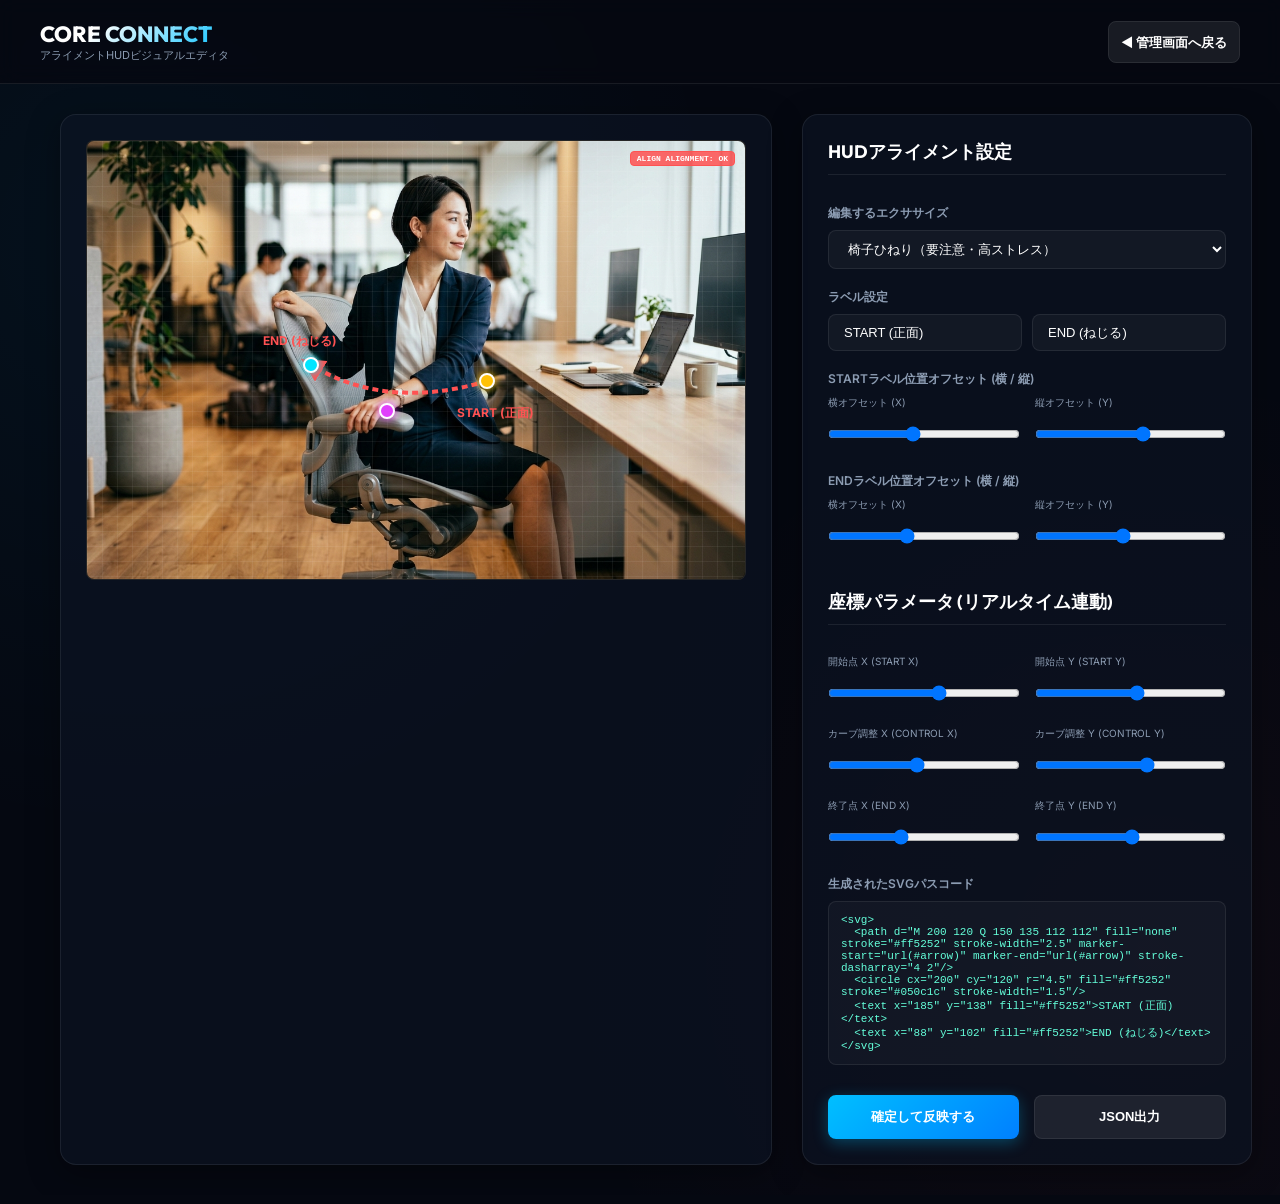
<file: admin_hud_editor.html>
<!DOCTYPE html>
<html lang="ja">
<head>
    <meta charset="UTF-8">
    <meta name="viewport" content="width=device-width, initial-scale=1.0">
    <title>CORE CONNECT - HUDアライメント・エディタ</title>
    <link href="https://fonts.googleapis.com/css2?family=Inter:wght@300;400;600;700&family=Outfit:wght@400;600;800&display=swap" rel="stylesheet">
    <style>
        :root {
            --bg-main: #050811;
            --bg-card: rgba(13, 20, 38, 0.6);
            --border-color: rgba(255, 255, 255, 0.08);
            --text-primary: #ffffff;
            --text-secondary: #8c9cb2;
            --accent-blue: #00bfff;
            --accent-red: #ff5252;
            --accent-teal: #64ffda;
            --card-shadow: 0 8px 32px 0 rgba(0, 0, 0, 0.37);
        }
        * { box-sizing: border-box; margin: 0; padding: 0; }
        body {
            font-family: 'Inter', -apple-system, BlinkMacSystemFont, sans-serif;
            background-color: var(--bg-main);
            color: var(--text-primary);
            min-height: 100vh;
            display: flex;
            flex-direction: column;
            background-image:
                radial-gradient(circle at 10% 20%, rgba(0, 191, 255, 0.05) 0%, transparent 40%),
                radial-gradient(circle at 90% 80%, rgba(255, 82, 82, 0.04) 0%, transparent 40%);
        }
        header {
            padding: 20px 40px;
            border-bottom: 1px solid var(--border-color);
            background: rgba(5, 8, 17, 0.8);
            backdrop-filter: blur(10px);
            display: flex;
            justify-content: space-between;
            align-items: center;
        }
        .logo-section h1 {
            font-family: 'Outfit', sans-serif;
            font-size: 22px;
            font-weight: 800;
            background: linear-gradient(135deg, #fff 30%, var(--accent-blue) 100%);
            -webkit-background-clip: text;
            -webkit-text-fill-color: transparent;
        }
        .logo-section p { font-size: 11px; color: var(--text-secondary); }
        .main-container {
            max-width: 1200px;
            width: 100%;
            margin: 30px auto;
            padding: 0 20px;
            display: grid;
            grid-template-columns: 1fr 450px;
            gap: 30px;
            flex-grow: 1;
        }
        .editor-workspace {
            background: var(--bg-card);
            border: 1px solid var(--border-color);
            border-radius: 16px;
            padding: 25px;
            display: flex;
            flex-direction: column;
            align-items: center;
            box-shadow: var(--card-shadow);
        }
        .control-panel {
            background: var(--bg-card);
            border: 1px solid var(--border-color);
            border-radius: 16px;
            padding: 25px;
            box-shadow: var(--card-shadow);
            display: flex;
            flex-direction: column;
            gap: 20px;
        }
        .canvas-container {
            position: relative;
            width: 660px;
            height: 440px;
            border-radius: 8px;
            overflow: hidden;
            border: 1px solid rgba(255,255,255,0.15);
            background: #000;
            user-select: none;
        }
        .canvas-container img {
            width: 100%;
            height: 100%;
            object-fit: cover;
            display: block;
            pointer-events: none;
        }
        .drag-pin {
            position: absolute;
            width: 16px;
            height: 16px;
            border-radius: 50%;
            border: 2px solid #ffffff;
            cursor: move;
            transform: translate(-50%, -50%);
            z-index: 10;
            box-shadow: 0 0 10px rgba(0,0,0,0.5);
        }
        #pin-start { background-color: #ffc107; box-shadow: 0 0 8px #ffc107; }
        #pin-control { background-color: #e040fb; box-shadow: 0 0 8px #e040fb; }
        #pin-end { background-color: #00e5ff; box-shadow: 0 0 8px #00e5ff; }
        
        .panel-title { font-family: 'Outfit', sans-serif; font-size: 18px; font-weight: 700; border-bottom: 1px solid var(--border-color); padding-bottom: 10px; margin-bottom: 10px; }
        .form-group { display: flex; flex-direction: column; gap: 8px; }
        label { font-size: 12px; font-weight: 600; color: var(--text-secondary); }
        select, input {
            width: 100%;
            padding: 10px 15px;
            background: rgba(255, 255, 255, 0.04);
            border: 1px solid var(--border-color);
            border-radius: 8px;
            color: #fff;
            font-size: 13px;
        }
        select option {
            background-color: #0d1426;
            color: #ffffff;
        }
        select:focus, input:focus {
            outline: none;
            border-color: var(--accent-blue);
            background: rgba(255, 255, 255, 0.08);
        }
        .slider-group {
            display: grid;
            grid-template-columns: 1fr 1fr;
            gap: 15px;
        }
        .slider-control {
            display: flex;
            flex-direction: column;
            gap: 5px;
        }
        .slider-control span { font-size: 10px; color: var(--text-secondary); }
        .btn-group { display: flex; gap: 15px; margin-top: 10px; }
        .btn {
            flex: 1;
            padding: 12px;
            border-radius: 8px;
            border: none;
            font-weight: 700;
            font-size: 13px;
            cursor: pointer;
            transition: all 0.2s;
            text-align: center;
            text-decoration: none;
        }
        .btn-primary {
            background: linear-gradient(135deg, var(--accent-blue) 0%, #0080ff 100%);
            color: #fff;
            box-shadow: 0 4px 15px rgba(0, 191, 255, 0.3);
        }
        .btn-primary:hover {
            transform: translateY(-2px);
            box-shadow: 0 6px 20px rgba(0, 191, 255, 0.4);
        }
        .btn-secondary {
            background: rgba(255, 255, 255, 0.08);
            color: #fff;
            border: 1px solid var(--border-color);
        }
        .btn-secondary:hover { background: rgba(255, 255, 255, 0.12); }
        
        .coordinates-badge {
            background: rgba(255,255,255,0.03);
            border: 1px solid var(--border-color);
            border-radius: 8px;
            padding: 12px;
            font-family: monospace;
            font-size: 11px;
            color: var(--accent-teal);
            white-space: pre-wrap;
        }
    </style>
</head>
<body>
    <header>
        <div class="logo-section">
            <h1>CORE CONNECT</h1>
            <p>アライメントHUDビジュアルエディタ</p>
        </div>
        <div class="nav-actions">
            <a href="admin.html" class="btn btn-secondary">◀ 管理画面へ戻る</a>
        </div>
    </header>

    <div class="main-container">
        <div class="editor-workspace">
            <div class="canvas-container" id="canvasContainer">
                <img id="exerciseImg" src="stretch_twist_jp.jpg">
                <div style='position:absolute; top:0; left:0; width:100%; height:100%; background:linear-gradient(rgba(255,255,255,0.06) 1px, transparent 1px), linear-gradient(90deg, rgba(255,255,255,0.06) 1px, transparent 1px); background-size:15px 15px; pointer-events:none;'></div>
                <div id="hologramBadge" style='position:absolute; top:10px; right:10px; background:rgba(255,82,82,0.85); color:#fff; font-size:8px; font-weight:700; padding:2px 6px; border-radius:4px; font-family:monospace; border:1px solid var(--accent-red);'>ALIGN ALIGNMENT: OK</div>
                
                <svg id="guideSVG" style='position:absolute; top:0; left:0; width:100%; height:100%; pointer-events:none;'>
                    <defs>
                        <marker id='arrow-marker' markerWidth='6' markerHeight='6' refX='3' refY='3' orient='auto'>
                            <path d='M0,0 L6,3 L0,6 Z' fill='#ff5252' id="arrowMarkerPath"/>
                        </marker>
                    </defs>
                    <path id="guidePath" d='M 400 240 Q 300 270 224 224' fill='none' stroke='#ff5252' stroke-width='4' marker-end='url(#arrow-marker)' stroke-dasharray='6 4'/>
                    <text id="startText" x="385" y="278" fill="#ff5252" font-size="12" font-weight="700">START (正面)</text>
                    <text id="endText" x="140" y="196" fill="#ff5252" font-size="12" font-weight="700">END (ねじる)</text>
                </svg>

                <!-- Draggable Handles -->
                <div class="drag-pin" id="pin-start" style="left: 400px; top: 240px;" title="開始点 (START)"></div>
                <div class="drag-pin" id="pin-control" style="left: 300px; top: 270px;" title="曲線コントロール点 (CURVE)"></div>
                <div class="drag-pin" id="pin-end" style="left: 224px; top: 224px;" title="終了点 (END)"></div>
            </div>
        </div>

        <div class="control-panel">
            <div class="panel-title">HUDアライメント設定</div>
            
            <div class="form-group">
                <label>編集するエクササイズ</label>
                <select id="exerciseSelect" onchange="changeExercise()">
                    <option value="twist">椅子ひねり（要注意・高ストレス）</option>
                    <option value="shoulder">肩甲骨拡張（通常・肩こり）</option>
                    <option value="neck">首の傾げ（良好・首こり）</option>
                    <option value="chest">チェストオープナー（猫背・巻き肩）</option>
                    <option value="wrist">手首・前腕ストレッチ（腕の疲労）</option>
                    <option value="hamstring">ハムストリングス伸ばし（足のむくみ）</option>
                    <option value="catcow">キャット＆カウ（背骨ほぐし）</option>
                    <option value="shrug">肩すくめ＆脱力（首肩の緊張）</option>
                </select>
            </div>

            <div class="form-group">
                <label>ラベル設定</label>
                <div style="display:flex; gap:10px;">
                    <input type="text" id="startLabelInput" placeholder="STARTラベル" value="START (正面)">
                    <input type="text" id="endLabelInput" placeholder="ENDラベル" value="END (ねじる)">
                </div>
            </div>

            <div class="form-group">
                <label>STARTラベル位置オフセット (横 / 縦)</label>
                <div class="slider-group">
                    <div class="slider-control">
                        <span>横オフセット (X)</span>
                        <input type="range" id="startXOffset" min="-100" max="100" value="-15">
                    </div>
                    <div class="slider-control">
                        <span>縦オフセット (Y)</span>
                        <input type="range" id="startYOffset" min="-100" max="100" value="18">
                    </div>
                </div>
            </div>

            <div class="form-group">
                <label>ENDラベル位置オフセット (横 / 縦)</label>
                <div class="slider-group">
                    <div class="slider-control">
                        <span>横オフセット (X)</span>
                        <input type="range" id="endXOffset" min="-100" max="100" value="-24">
                    </div>
                    <div class="slider-control">
                        <span>縦オフセット (Y)</span>
                        <input type="range" id="endYOffset" min="-100" max="100" value="-10">
                    </div>
                </div>
            </div>

            <div class="panel-title" style="margin-top: 15px;">座標パラメータ (リアルタイム連動)</div>
            <div class="slider-group">
                <div class="slider-control">
                    <span>開始点 X (START X)</span>
                    <input type="range" id="startX" min="0" max="660" value="400">
                </div>
                <div class="slider-control">
                    <span>開始点 Y (START Y)</span>
                    <input type="range" id="startY" min="0" max="440" value="240">
                </div>
                <div class="slider-control">
                    <span>カーブ調整 X (CONTROL X)</span>
                    <input type="range" id="controlX" min="0" max="660" value="300">
                </div>
                <div class="slider-control">
                    <span>カーブ調整 Y (CONTROL Y)</span>
                    <input type="range" id="controlY" min="0" max="440" value="270">
                </div>
                <div class="slider-control">
                    <span>終了点 X (END X)</span>
                    <input type="range" id="endX" min="0" max="660" value="224">
                </div>
                <div class="slider-control">
                    <span>終了点 Y (END Y)</span>
                    <input type="range" id="endY" min="0" max="440" value="224">
                </div>
            </div>

            <div class="form-group">
                <label>生成されたSVGパスコード</label>
                <div class="coordinates-badge" id="svgCodeOutput"></div>
            </div>

            <div class="btn-group">
                <button class="btn btn-primary" onclick="saveCoordinates()">確定して反映する</button>
                <button class="btn btn-secondary" onclick="exportConfig()">JSON出力</button>
            </div>
        </div>
    </div>

    <script>
        const exercises = {
            twist: {
                img: "stretch_twist_jp.jpg?v=1.0.1",
                color: "#ff5252",
                startX: 400, startY: 240,
                controlX: 300, controlY: 270,
                endX: 224, endY: 224,
                startXOffset: -15, startYOffset: 18,
                endXOffset: -24, endYOffset: -10,
                startLabel: "START (正面)",
                endLabel: "END (ねじる)"
            },
            shoulder: {
                img: "stretch_shoulder_jp.jpg?v=1.0.1",
                color: "#00bfff",
                startX: 200, startY: 160,
                controlX: 314, controlY: 160,
                endX: 428, endY: 160,
                startXOffset: -40, startYOffset: -4,
                endXOffset: 10, endYOffset: -4,
                startLabel: "START (胸元)",
                endLabel: "END (指先を伸ばす)"
            },
            neck: {
                img: "stretch_neck_jp.jpg?v=1.0.1",
                color: "#64ffda",
                startX: 240, startY: 90,
                controlX: 280, controlY: 104,
                endX: 296, endY: 152,
                startXOffset: -45, startYOffset: -5,
                endXOffset: 10, endYOffset: -4,
                startLabel: "START (正面)",
                endLabel: "END (傾けてキープ)"
            },
            chest: {
                img: "stretch_chest_jp.jpg?v=1.0.1",
                color: "#ff44dd",
                startX: 250, startY: 100,
                controlX: 330, controlY: 120,
                endX: 410, endY: 100,
                startXOffset: -30, startYOffset: -15,
                endXOffset: 10, endYOffset: -15,
                startLabel: "START (組む)",
                endLabel: "END (開く)"
            },
            wrist: {
                img: "stretch_wrist_jp.jpg?v=1.0.1",
                color: "#ffaa00",
                startX: 220, startY: 180,
                controlX: 320, controlY: 180,
                endX: 420, endY: 180,
                startXOffset: -40, startYOffset: -10,
                endXOffset: 10, endYOffset: -10,
                startLabel: "START (手首)",
                endLabel: "END (引く)"
            },
            hamstring: {
                img: "stretch_hamstring_jp.jpg?v=1.0.1",
                color: "#00e5ff",
                startX: 200, startY: 300,
                controlX: 300, controlY: 340,
                endX: 400, endY: 380,
                startXOffset: -45, startYOffset: -10,
                endXOffset: 10, endYOffset: -10,
                startLabel: "START (股関節)",
                endLabel: "END (伸ばす)"
            },
            catcow: {
                img: "stretch_catcow_jp.jpg?v=1.0.1",
                color: "#76ff03",
                startX: 330, startY: 100,
                controlX: 280, controlY: 190,
                endX: 330, endY: 280,
                startXOffset: 15, startYOffset: 0,
                endXOffset: 15, endYOffset: 0,
                startLabel: "START (背中上)",
                endLabel: "END (骨盤後傾)"
            },
            shrug: {
                img: "stretch_shrug_jp.jpg?v=1.0.2",
                color: "#ffeb3b",
                startX: 330, startY: 200,
                controlX: 330, controlY: 150,
                endX: 330, endY: 100,
                startXOffset: 15, startYOffset: 0,
                endXOffset: 15, endYOffset: 0,
                startLabel: "START (脱力)",
                endLabel: "END (すくめる)"
            }
        };

        let currentKey = "twist";
        const container = document.getElementById('canvasContainer');
        const pins = {
            start: document.getElementById('pin-start'),
            control: document.getElementById('pin-control'),
            end: document.getElementById('pin-end')
        };
        const pathEl = document.getElementById('guidePath');
        const arrowEl = document.getElementById('arrowMarkerPath');
        const startText = document.getElementById('startText');
        const endText = document.getElementById('endText');
        const hologramBadge = document.getElementById('hologramBadge');

        // Draggable Logic
        let activePin = null;

        Object.keys(pins).forEach(key => {
            const pin = pins[key];
            pin.addEventListener('mousedown', e => {
                activePin = key;
                pin.style.transform = "translate(-50%, -50%) scale(1.3)";
            });
        });

        document.addEventListener('mousemove', e => {
            if (!activePin) return;
            const rect = container.getBoundingClientRect();
            let x = Math.round(e.clientX - rect.left);
            let y = Math.round(e.clientY - rect.top);
            
            // Boundary constraints
            x = Math.max(0, Math.min(660, x));
            y = Math.max(0, Math.min(440, y));

            // Update UI element & Sliders
            pins[activePin].style.left = `${x}px`;
            pins[activePin].style.top = `${y}px`;

            if (activePin === 'start') {
                document.getElementById('startX').value = x;
                document.getElementById('startY').value = y;
            } else if (activePin === 'control') {
                document.getElementById('controlX').value = x;
                document.getElementById('controlY').value = y;
            } else if (activePin === 'end') {
                document.getElementById('endX').value = x;
                document.getElementById('endY').value = y;
            }

            updateSVG();
        });

        document.addEventListener('mouseup', () => {
            if (activePin) {
                pins[activePin].style.transform = "translate(-50%, -50%) scale(1)";
                activePin = null;
            }
        });

        // Touch support
        Object.keys(pins).forEach(key => {
            const pin = pins[key];
            pin.addEventListener('touchstart', e => {
                activePin = key;
            }, {passive: true});
        });

        document.addEventListener('touchmove', e => {
            if (!activePin) return;
            const touch = e.touches[0];
            const rect = container.getBoundingClientRect();
            let x = Math.round(touch.clientX - rect.left);
            let y = Math.round(touch.clientY - rect.top);
            x = Math.max(0, Math.min(660, x));
            y = Math.max(0, Math.min(440, y));
            pins[activePin].style.left = `${x}px`;
            pins[activePin].style.top = `${y}px`;
            if (activePin === 'start') {
                document.getElementById('startX').value = x;
                document.getElementById('startY').value = y;
            } else if (activePin === 'control') {
                document.getElementById('controlX').value = x;
                document.getElementById('controlY').value = y;
            } else if (activePin === 'end') {
                document.getElementById('endX').value = x;
                document.getElementById('endY').value = y;
            }
            updateSVG();
        });

        document.addEventListener('touchend', () => { activePin = null; });

        // Connect Sliders to updating SVG
        const sliders = ['startX', 'startY', 'controlX', 'controlY', 'endX', 'endY'];
        sliders.forEach(id => {
            document.getElementById(id).addEventListener('input', () => {
                const x = document.getElementById(id).value;
                const pinKey = id.startsWith('start') ? 'start' : (id.startsWith('control') ? 'control' : 'end');
                const axis = id.endsWith('X') ? 'left' : 'top';
                pins[pinKey].style[axis] = `${x}px`;
                updateSVG();
            });
        });
        const offsetSliders = ['startXOffset', 'startYOffset', 'endXOffset', 'endYOffset'];
        offsetSliders.forEach(id => {
            document.getElementById(id).addEventListener('input', () => {
                updateSVG();
            });
        });

        // Connect label inputs
        document.getElementById('startLabelInput').addEventListener('input', e => {
            startText.textContent = e.target.value;
            updateSVG();
        });
        document.getElementById('endLabelInput').addEventListener('input', e => {
            endText.textContent = e.target.value;
            updateSVG();
        });

        function changeExercise() {
            currentKey = document.getElementById('exerciseSelect').value;
            const ex = exercises[currentKey];

            document.getElementById('exerciseImg').src = ex.img;
            
            // Set Color HUD
            pathEl.setAttribute('stroke', ex.color);
            arrowEl.setAttribute('fill', ex.color);
            startText.setAttribute('fill', ex.color);
            endText.setAttribute('fill', ex.color);
            hologramBadge.style.borderColor = ex.color;
            hologramBadge.style.background = hexToRgba(ex.color, 0.85);

            // Set coordinates
            document.getElementById('startX').value = ex.startX;
            document.getElementById('startY').value = ex.startY;
            document.getElementById('controlX').value = ex.controlX;
            document.getElementById('controlY').value = ex.controlY;
            document.getElementById('endX').value = ex.endX;
            document.getElementById('endY').value = ex.endY;

            pins.start.style.left = `${ex.startX}px`;
            pins.start.style.top = `${ex.startY}px`;
            pins.control.style.left = `${ex.controlX}px`;
            pins.control.style.top = `${ex.controlY}px`;
            pins.end.style.left = `${ex.endX}px`;
            pins.end.style.top = `${ex.endY}px`;

            document.getElementById('startXOffset').value = ex.startXOffset;
            document.getElementById('startYOffset').value = ex.startYOffset;
            document.getElementById('endXOffset').value = ex.endXOffset;
            document.getElementById('endYOffset').value = ex.endYOffset;

            document.getElementById('startLabelInput').value = ex.startLabel;
            document.getElementById('endLabelInput').value = ex.endLabel;
            startText.textContent = ex.startLabel;
            endText.textContent = ex.endLabel;

            updateSVG();
        }

        function updateSVG() {
            const sx = document.getElementById('startX').value;
            const sy = document.getElementById('startY').value;
            const cx = document.getElementById('controlX').value;
            const cy = document.getElementById('controlY').value;
            const ex = document.getElementById('endX').value;
            const ey = document.getElementById('endY').value;

            // Update SVG elements
            pathEl.setAttribute('d', `M ${sx} ${sy} Q ${cx} ${cy} ${ex} ${ey}`);
            
            const sxo = document.getElementById('startXOffset').value;
            const syo = document.getElementById('startYOffset').value;
            const exo = document.getElementById('endXOffset').value;
            const eyo = document.getElementById('endYOffset').value;

            // Positions labels relative to start and end points
            startText.setAttribute('x', parseInt(sx) + parseInt(sxo) * 2);
            startText.setAttribute('y', parseInt(sy) + parseInt(syo) * 2);
            endText.setAttribute('x', parseInt(ex) + parseInt(exo) * 2);
            endText.setAttribute('y', parseInt(ey) + parseInt(eyo) * 2);

            // Generate Output Markup
            // Convert coordinate scaling by dividing by 2 for the 330x220 container
            const rx1 = Math.round(sx/2), ry1 = Math.round(sy/2);
            const rx2 = Math.round(cx/2), ry2 = Math.round(cy/2);
            const rx3 = Math.round(ex/2), ry3 = Math.round(ey/2);

            const startLabel = document.getElementById('startLabelInput').value;
            const endLabel = document.getElementById('endLabelInput').value;

            const code = `<svg>
  <path d="M ${rx1} ${ry1} Q ${rx2} ${ry2} ${rx3} ${ry3}" fill="none" stroke="${exercises[currentKey].color}" stroke-width="2.5" marker-start="url(#arrow)" marker-end="url(#arrow)" stroke-dasharray="4 2"/>
  <circle cx="${rx1}" cy="${ry1}" r="4.5" fill="${exercises[currentKey].color}" stroke="#050c1c" stroke-width="1.5"/>
  <text x="${rx1 + parseInt(sxo)}" y="${ry1 + parseInt(syo)}" fill="${exercises[currentKey].color}">${startLabel}</text>
  <text x="${rx3 + parseInt(exo)}" y="${ry3 + parseInt(eyo)}" fill="${exercises[currentKey].color}">${endLabel}</text>
</svg>`;
            document.getElementById('svgCodeOutput').textContent = code;
        }

        function hexToRgba(hex, alpha) {
            if (hex.startsWith('#')) hex = hex.slice(1);
            let r, g, b;
            if (hex.length === 3) {
                r = parseInt(hex[0]+hex[0], 16);
                g = parseInt(hex[1]+hex[1], 16);
                b = parseInt(hex[2]+hex[2], 16);
            } else {
                r = parseInt(hex.slice(0, 2), 16);
                g = parseInt(hex.slice(2, 4), 16);
                b = parseInt(hex.slice(4, 6), 16);
            }
            return `rgba(${r}, ${g}, ${b}, ${alpha})`;
        }

        function saveCoordinates() {
            // Save to localStorage so it persists locally
            const sx = document.getElementById('startX').value;
            const sy = document.getElementById('startY').value;
            const cx = document.getElementById('controlX').value;
            const cy = document.getElementById('controlY').value;
            const ex = document.getElementById('endX').value;
            const ey = document.getElementById('endY').value;
            const startLabel = document.getElementById('startLabelInput').value;
            const endLabel = document.getElementById('endLabelInput').value;

            const key = `hud_${currentKey}`;
            const sxo = document.getElementById('startXOffset').value;
            const syo = document.getElementById('startYOffset').value;
            const exo = document.getElementById('endXOffset').value;
            const eyo = document.getElementById('endYOffset').value;

            localStorage.setItem(key, JSON.stringify({
                sx: Math.round(sx/2), sy: Math.round(sy/2),
                cx: Math.round(cx/2), cy: Math.round(cy/2),
                ex: Math.round(ex/2), ey: Math.round(ey/2),
                sxo: parseInt(sxo), syo: parseInt(syo),
                exo: parseInt(exo), eyo: parseInt(eyo),
                startLabel, endLabel
            }));

            alert("座標パラメータを確定し、ブラウザのローカルストレージへ一時保存しました！\n（デプロイ用のJSON出力も可能です）");
        }

        function exportConfig() {
            const sx = document.getElementById('startX').value;
            const sy = document.getElementById('startY').value;
            const cx = document.getElementById('controlX').value;
            const cy = document.getElementById('controlY').value;
            const ex = document.getElementById('endX').value;
            const ey = document.getElementById('endY').value;
            const startLabel = document.getElementById('startLabelInput').value;
            const endLabel = document.getElementById('endLabelInput').value;

            const config = {
                exercise_id: currentKey,
                start: [Math.round(sx/2), Math.round(sy/2)],
                control: [Math.round(cx/2), Math.round(cy/2)],
                end: [Math.round(ex/2), Math.round(ey/2)],
                labels: { start: startLabel, end: endLabel }
            };

            const dataStr = "data:text/json;charset=utf-8," + encodeURIComponent(JSON.stringify(config, null, 2));
            const downloadAnchor = document.createElement('a');
            downloadAnchor.setAttribute("href", dataStr);
            downloadAnchor.setAttribute("download", `hud_config_${currentKey}.json`);
            document.body.appendChild(downloadAnchor);
            downloadAnchor.click();
            downloadAnchor.remove();
        }

        // Load custom overrides from localStorage on page load
        const overrideKeys = ['twist', 'shoulder', 'neck', 'chest', 'wrist', 'hamstring', 'catcow', 'shrug', 'eyes'];
        overrideKeys.forEach(key => {
            const stored = localStorage.getItem(`hud_${key}`);
            if (stored) {
                try {
                    const config = JSON.parse(stored);
                    const ex = exercises[key];
                    if (ex && config) {
                        ex.startX = config.sx * 2;
                        ex.startY = config.sy * 2;
                        ex.controlX = config.cx * 2;
                        ex.controlY = config.cy * 2;
                        ex.endX = config.ex * 2;
                        ex.endY = config.ey * 2;
                        if (config.sxo !== undefined) ex.startXOffset = config.sxo;
                        if (config.syo !== undefined) ex.startYOffset = config.syo;
                        if (config.exo !== undefined) ex.endXOffset = config.exo;
                        if (config.eyo !== undefined) ex.endYOffset = config.eyo;
                        if (config.startLabel) ex.startLabel = config.startLabel;
                        if (config.endLabel) ex.endLabel = config.endLabel;
                    }
                } catch (e) {
                    console.error("Failed to load local config on editor init:", key, e);
                }
            }
        });

        // Init
        changeExercise();
    </script>
</body>
</html>
</file>
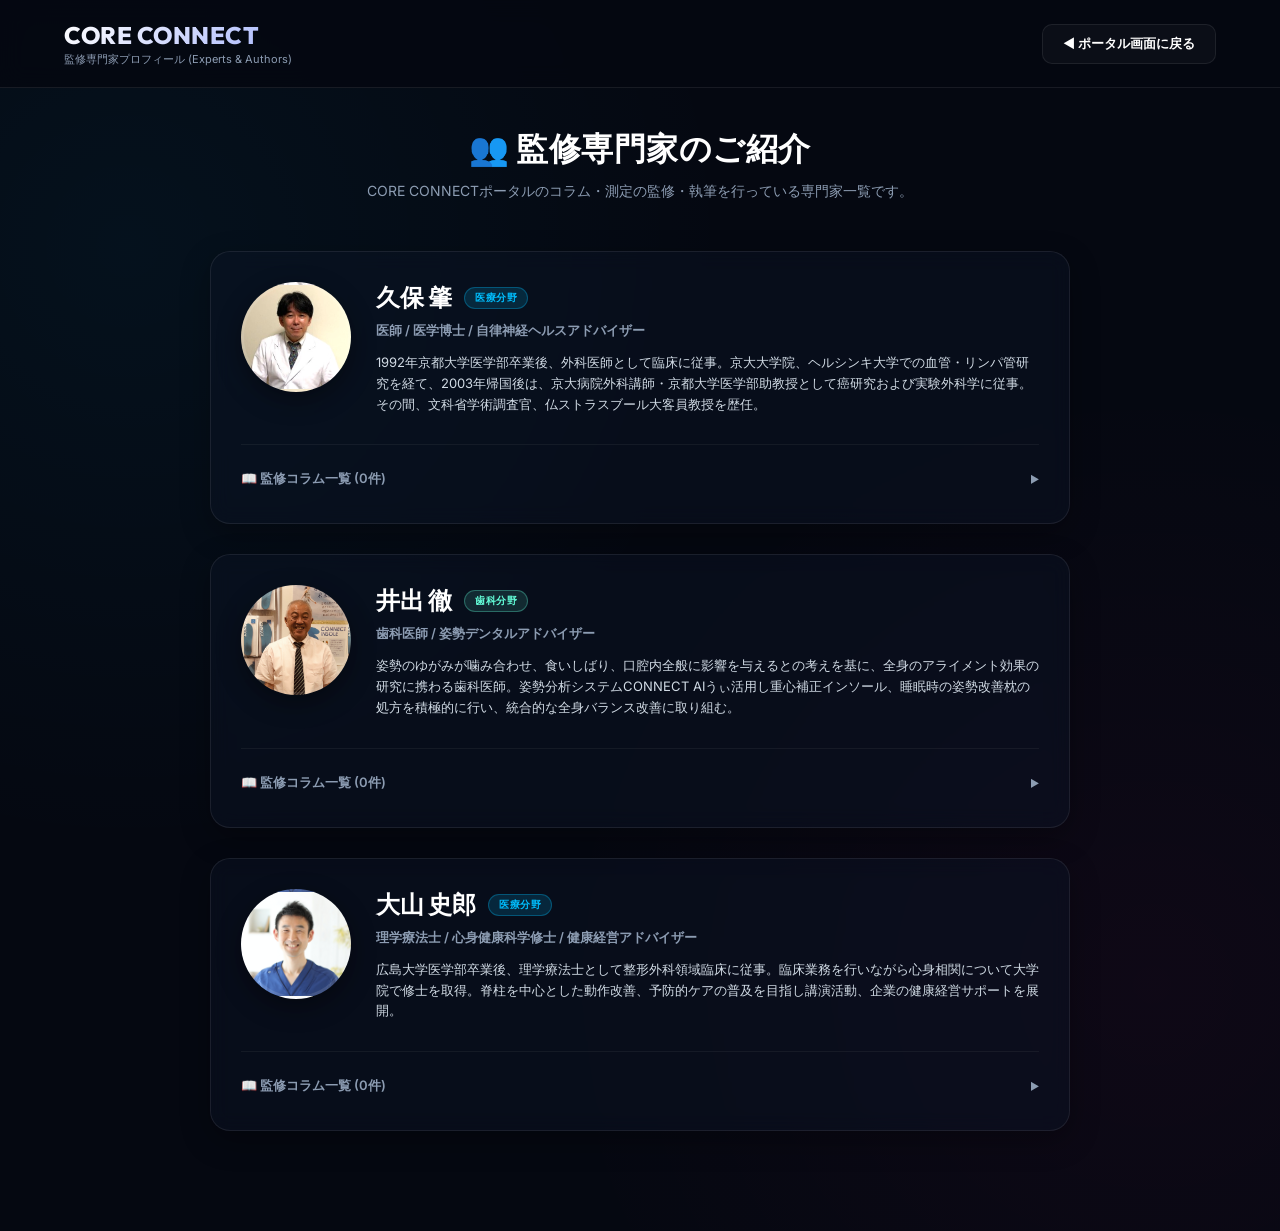
<file: experts.html>
<!DOCTYPE html>
<html lang="ja">
<head>
    <meta charset="UTF-8">
    <meta name="viewport" content="width=device-width, initial-scale=1.0">
    <title>監修専門家のご紹介 - CORE CONNECT</title>
    <link href="https://fonts.googleapis.com/css2?family=Inter:wght@400;600;700&family=Outfit:wght@600;800&display=swap" rel="stylesheet">
    <style>
        :root {
            --bg-main: #050811;
            --bg-card: rgba(13, 20, 38, 0.45);
            --border-color: rgba(255, 255, 255, 0.08);
            --text-primary: #ffffff;
            --text-secondary: #8c9cb2;
            --accent-blue: #00bfff;
            --accent-teal: #64ffda;
            --accent-pink: #ff1493;
            --accent-purple: #8a2be2;
        }

        * {
            box-sizing: border-box;
            margin: 0;
            padding: 0;
        }

        body {
            font-family: 'Inter', -apple-system, BlinkMacSystemFont, "Segoe UI", Roboto, sans-serif;
            background-color: var(--bg-main);
            color: var(--text-primary);
            min-height: 100vh;
            background-image: 
                radial-gradient(circle at 10% 20%, rgba(0, 191, 255, 0.05) 0%, transparent 40%),
                radial-gradient(circle at 90% 80%, rgba(255, 20, 147, 0.04) 0%, transparent 40%);
            padding-bottom: 60px;
        }

        header {
            display: flex;
            justify-content: space-between;
            align-items: center;
            padding: 20px 5%;
            border-bottom: 1px solid var(--border-color);
            background: rgba(5, 8, 17, 0.85);
            backdrop-filter: blur(12px);
            -webkit-backdrop-filter: blur(12px);
            position: sticky;
            top: 0;
            z-index: 100;
        }

        .logo-section h1 {
            font-family: 'Outfit', sans-serif;
            font-size: 24px;
            font-weight: 800;
            letter-spacing: 0.5px;
            background: linear-gradient(135deg, #fff 0%, #a5b4fc 100%);
            -webkit-background-clip: text;
            -webkit-text-fill-color: transparent;
        }

        .logo-section p {
            font-size: 11px;
            color: var(--text-secondary);
            margin-top: 2px;
        }

        .btn {
            display: inline-flex;
            align-items: center;
            justify-content: center;
            padding: 10px 20px;
            border-radius: 10px;
            font-size: 13px;
            font-weight: 600;
            text-decoration: none;
            cursor: pointer;
            transition: all 0.3s ease;
        }

        .btn-secondary {
            background: rgba(255, 255, 255, 0.03);
            border: 1px solid var(--border-color);
            color: var(--text-primary);
        }

        .btn-secondary:hover {
            background: rgba(255, 255, 255, 0.08);
            border-color: rgba(255, 255, 255, 0.2);
            transform: translateY(-1px);
        }

        .main-container {
            max-width: 900px;
            margin: 40px auto;
            padding: 0 20px;
        }

        .page-title {
            text-align: center;
            margin-bottom: 50px;
        }

        .page-title h2 {
            font-family: 'Outfit', sans-serif;
            font-size: 32px;
            font-weight: 800;
            margin-bottom: 10px;
            letter-spacing: 0.5px;
        }

        .page-title p {
            font-size: 14px;
            color: var(--text-secondary);
        }

        .expert-card {
            background: var(--bg-card);
            border: 1px solid var(--border-color);
            border-radius: 20px;
            padding: 30px;
            margin-bottom: 30px;
            backdrop-filter: blur(10px);
            -webkit-backdrop-filter: blur(10px);
            box-shadow: 0 10px 30px rgba(0, 0, 0, 0.3);
            display: flex;
            flex-direction: column;
            gap: 20px;
            transition: border-color 0.3s ease;
        }

        .expert-card:hover {
            border-color: rgba(0, 191, 255, 0.2);
        }

        .expert-header {
            display: flex;
            gap: 25px;
            align-items: flex-start;
        }

        .expert-avatar {
            width: 110px;
            height: 110px;
            border-radius: 50%;
            border: 3px solid rgba(255, 255, 255, 0.1);
            background-size: cover;
            background-position: center;
            flex-shrink: 0;
            box-shadow: 0 8px 24px rgba(0,0,0,0.4);
        }

        .expert-info {
            flex-grow: 1;
        }

        .expert-meta {
            display: flex;
            align-items: center;
            gap: 12px;
            margin-bottom: 8px;
        }

        .expert-name {
            font-family: 'Outfit', sans-serif;
            font-size: 24px;
            font-weight: 800;
            color: var(--text-primary);
        }

        .expert-field-badge {
            font-size: 10px;
            font-weight: 700;
            padding: 3px 10px;
            border-radius: 20px;
            letter-spacing: 0.5px;
        }

        .expert-field-badge.medical {
            background: rgba(0, 191, 255, 0.15);
            border: 1px solid rgba(0, 191, 255, 0.3);
            color: var(--accent-blue);
        }

        .expert-field-badge.dental {
            background: rgba(100, 255, 218, 0.12);
            border: 1px solid rgba(100, 255, 218, 0.3);
            color: var(--accent-teal);
        }

        .expert-title {
            font-size: 13px;
            color: var(--text-secondary);
            font-weight: 600;
            margin-bottom: 12px;
        }

        .expert-profile {
            font-size: 13px;
            color: #d1dbe5;
            line-height: 1.6;
        }

        /* Supervised Articles Accordion */
        .accordion-section {
            border-top: 1px solid rgba(255, 255, 255, 0.05);
            padding-top: 20px;
            margin-top: 10px;
        }

        .accordion-header {
            display: flex;
            justify-content: space-between;
            align-items: center;
            cursor: pointer;
            padding: 5px 0;
            user-select: none;
            color: var(--text-secondary);
            font-size: 13px;
            font-weight: 600;
            transition: color 0.3s ease;
        }

        .accordion-header:hover {
            color: var(--text-primary);
        }

        .accordion-arrow {
            font-size: 10px;
            transition: transform 0.3s ease;
        }

        .accordion-header.active .accordion-arrow {
            transform: rotate(90deg);
        }

        .accordion-content {
            display: none;
            flex-direction: column;
            gap: 12px;
            padding-top: 15px;
        }

        .accordion-content.show {
            display: flex;
        }

        .article-link-item {
            background: rgba(255, 255, 255, 0.015);
            border: 1px solid rgba(255, 255, 255, 0.04);
            border-radius: 12px;
            padding: 15px;
            display: flex;
            justify-content: space-between;
            align-items: center;
            gap: 15px;
            transition: all 0.3s ease;
        }

        .article-link-item:hover {
            background: rgba(255, 255, 255, 0.03);
            border-color: rgba(255, 255, 255, 0.08);
            transform: translateX(4px);
        }

        .article-info-small {
            flex-grow: 1;
        }

        .article-info-small .tag-row {
            display: flex;
            align-items: center;
            gap: 8px;
            margin-bottom: 6px;
        }

        .article-info-small .tag-badge {
            font-size: 9px;
            font-weight: 700;
            padding: 2px 8px;
            border-radius: 4px;
        }

        .article-info-small .title-text {
            font-size: 14px;
            font-weight: 600;
            color: var(--text-primary);
            line-height: 1.4;
        }

        .article-btn-small {
            padding: 8px 16px;
            border-radius: 8px;
            background: rgba(255,255,255,0.03);
            border: 1px solid var(--border-color);
            color: var(--text-primary);
            font-size: 11px;
            font-weight: 700;
            text-decoration: none;
            display: inline-flex;
            align-items: center;
            gap: 6px;
            transition: all 0.3s ease;
        }

        .article-link-item:hover .article-btn-small {
            background: var(--accent-blue);
            color: #000;
            border-color: var(--accent-blue);
            box-shadow: 0 0 10px rgba(0, 191, 255, 0.25);
        }

        @media (max-width: 600px) {
            .expert-header {
                flex-direction: column;
                align-items: center;
                text-align: center;
            }
            .expert-meta {
                justify-content: center;
            }
            .article-link-item {
                flex-direction: column;
                align-items: stretch;
            }
            .article-btn-small {
                text-align: center;
                justify-content: center;
            }
        }
    </style>
</head>
<body>
    <header>
        <div class="logo-section">
            <h1><a href="index.html" style="text-decoration: none; color: inherit;">CORE CONNECT</a></h1>
            <p>監修専門家プロフィール (Experts & Authors)</p>
        </div>
        <div>
            <a href="index.html" class="btn btn-secondary">◀ ポータル画面に戻る</a>
        </div>
    </header>

    <div class="main-container">
        <div class="page-title">
            <h2>👥 監修専門家のご紹介</h2>
            <p>CORE CONNECTポータルのコラム・測定の監修・執筆を行っている専門家一覧です。</p>
        </div>

        <div id="expertsContainer">
            <!-- Dynamically Loaded -->
        </div>
    </div>

    <script>
        let articlesDb = null;

        // Embedded static fallback database
        const FALLBACK_DB = {
    "day1": {
        "sports": [
            {
                "sport": "soccer",
                "badge": "サッカー",
                "title": "サッカーにおけるキック時の股関節屈曲可動域とプレースキック精度の相関",
                "p": "キック精度を高めるには、インサイド・インステップそれぞれのインパクト時に骨盤の前傾角度と大腿骨の回旋可動域が理想的な状態にある必要があります。AIカメラで股関節アライメントを測定しましょう。",
                "time": "⏱️ 所要時間: 4分",
                "author": "✍️ 理学療法士",
                "btn_text": "📸 股関節可動域を測定する",
                "btn_hook": "launchMeasurement('dyn_flex_fwd')"
            },
            {
                "sport": "baseball",
                "badge": "野球",
                "title": "投球フォームにおける下肢から体幹へのインパルス伝達と「開き」の防止",
                "p": "ステップ脚が接地した際、骨盤の開きが早いと腕の振りだけで投げる「手投げ」になり、肩・肘に過剰な負荷がかかります。踏み出し脚の接地荷重バランスをAIカメラでリアルタイム測定します。",
                "time": "⏱️ 所要時間: 3分",
                "author": "✍️ アスレティックトレーナー",
                "btn_text": "📸 左右接地荷重を測定する",
                "btn_hook": "launchMeasurement('front')"
            },
            {
                "sport": "tennis",
                "badge": "テニス",
                "title": "テニスのストロークにおける体幹回旋角度とラケットヘッドスピードの最大化",
                "p": "フォアハンドの打球時に骨盤と肩甲骨の回旋運動が非対称になると、手首（腱鞘炎）や肘（テニス肘）への慢性障害に繋がります。左右の肩甲骨アライメントをスキャンしてスイングバランスを補正しましょう。",
                "time": "⏱️ 所要時間: 3分",
                "author": "✍️ 理学療法士",
                "btn_text": "📸 スイングアライメントを測定",
                "btn_hook": "launchMeasurement('dyn_overhead')"
            },
            {
                "sport": "basketball",
                "badge": "バスケ",
                "title": "バスケットボールのシュート動作における肘・手関節アライメントとリリース制御",
                "p": "フリースローやスリーポイントの確率を安定させるには、シュートリリース時の肘の伸展角と手首の背屈角が一直線に並ぶアライメントが重要です。AIでシュート腕の角度軌跡を測定しましょう。",
                "time": "⏱️ 所要時間: 4分",
                "author": "✍️ アスレティックトレーナー",
                "btn_text": "📸 シュートアライメントを測定",
                "btn_hook": "launchMeasurement('dyn_flex_fwd')"
            },
            {
                "sport": "volleyball",
                "badge": "バレー",
                "title": "バレーボールのレシーブ姿勢における膝・股関節アライメントと素早い切り返し",
                "p": "低いレシーブ姿勢をとる際、つま先に対して膝が内側に入る「ニーイン」が生じると、内側側副靭帯を痛めやすくなります。レシーブ構え姿勢における膝の重心アライメントを測定・修正しましょう。",
                "time": "⏱️ 所要時間: 3分",
                "author": "✍️ アスレティックトレーナー",
                "btn_text": "📸 構えアライメントを測定する",
                "btn_hook": "launchMeasurement('front')"
            },
            {
                "sport": "soccer baseball track",
                "badge": "スポーツ歯科",
                "title": "インパクト時の『奥歯の噛み合わせアライメント』と体幹の瞬発力・筋出力向上",
                "p": "インパクトやダッシュの瞬間、奥歯を正しく噛み合わせる（左右対称アライメント）ことで、三叉神経を介して体幹のインナーマッスルが活性化し、瞬発力が向上します。AIカメラで全身バランスをチェックしましょう。",
                "time": "⏱️ 所要時間: 3分",
                "author": "✍️ 歯科医師 / 井出 徹",
                "btn_text": "📸 左右荷重バランスを測定する",
                "btn_hook": "launchMeasurement('front')"
            }
        ],
        "health": [
            {
                "sport": "stress",
                "badge": "ストレス管理",
                "title": "マインドフルネス瞑想が自律神経（HRV指標）に与える即時的なリラックス効果",
                "p": "3分間の呼吸瞑想は、副交感神経を高め、心拍変動の指標であるRMSSD値を上昇させることが科学的に実証されています。カメラに顔をかざし、あなたの瞑想前後の自律神経バランス変化をスキャンしてみましょう。",
                "time": "⏱️ 所要時間: 30秒スキャン",
                "author": "✍️ 医師 / 久保 肇",
                "btn_text": "📸 自律神経ストレス測定を起動",
                "btn_hook": "launchMeasurement('face_rppg')"
            },
            {
                "sport": "sleep",
                "badge": "睡眠科学",
                "title": "スマートデバイスで観測する「深い睡眠（徐波睡眠）」を増やすための体温アプローチ",
                "p": "入浴によって一時的に深部体温を上げ、その後の急激な低下を利用することで入眠直後のノンレム睡眠を深くすることができます。睡眠の質の向上と、日々のバイタル（安静時脈拍）の関連をチェックしましょう。",
                "time": "⏱️ 所要時間: 1分",
                "author": "✍️ ビューティボディメイクアドバイザー",
                "btn_text": "📸 安静時心拍・HRVを測定",
                "btn_hook": "launchMeasurement('face_rppg')"
            },
            {
                "sport": "nutrition",
                "badge": "栄養医学",
                "title": "血管老化を防ぐ「抗糖化（AGEs）食事法」と末梢血管血流の健康的な維持",
                "p": "過剰な糖質摂取は血管のコラーゲンと結合し、血管壁を硬くします。緑黄色野菜の摂取や低GI食品の選択が、末梢血管の弾力性と良好な血流に与える影響。rPPGによる顔面血流解析とバイタル数値を測定します。",
                "time": "⏱️ 所要時間: 30秒スキャン",
                "author": "✍️ 医師 / 久保 肇",
                "btn_text": "📸 血管血流巡りチェックを起動",
                "btn_hook": "launchMeasurement('face_rppg')"
            },
            {
                "sport": "pain",
                "badge": "肩こり予防",
                "title": "デスクワークによる「いかり肩・巻き肩」を解消する肩甲挙筋リリース法",
                "p": "肩甲骨が外側に開き、前方に倒れ込むアライメントは慢性肩こりの元凶です。正面および側面のアライメント角度をAIで判定し、緊張した肩まわりをニュートラルに整えるセルフケアを指導します。",
                "time": "⏱️ 所要時間: 3分",
                "author": "✍️ 理学療法士",
                "btn_text": "📸 肩ラインアライメント測定",
                "btn_hook": "launchMeasurement('front')"
            },
            {
                "sport": "check",
                "badge": "重心チェック",
                "title": "閉眼片脚立ちテストで測定する「前庭感覚と身体バランス」のエイジングケア",
                "p": "目をつぶった状態での片脚立ちは、内耳の前庭系や足裏の固有受容感覚の若々しさを測る鏡です。AIで片脚立ち時の体幹ブレ軌跡を可視化し、バランスアライメントの弱点を克服しましょう。",
                "time": "⏱️ 所要時間: 3分",
                "author": "✍️ 理学療法士",
                "btn_text": "📸 バランス動揺性をAI測定する",
                "btn_hook": "launchMeasurement('front')"
            },
            {
                "sport": "sleep stress",
                "badge": "睡眠歯科",
                "title": "睡眠中の『歯ぎしり（ブラキシズム）』が自律神経（HRV）に与える悪影響とセルフケア",
                "p": "就寝中の無意識の歯ぎしりは、交感神経を異常に高め、深い睡眠を阻害して翌朝の疲労感に直結します。非接触バイタルチェックで、睡眠の質（自律神経バランス）をスキャン測定してみましょう。",
                "time": "⏱️ 所要時間: 30秒固定",
                "author": "✍️ 歯科医師 / 井出 徹",
                "btn_text": "📸 自律神経ストレス測定を起動",
                "btn_hook": "launchMeasurement('face_rppg')"
            }
        ],
        "beauty": [
            {
                "sport": "makeup",
                "badge": "顔タイプメイク",
                "title": "逆三角形顔・ベース型さんのためのシャープさを和らげるチーク位置の黄金比率",
                "p": "シャープな顎ラインの逆三角形顔や、知的なベース型さんは、チークを丸くふんわり入れることで優しくフェミニンな印象を作れます。AI顔特徴トラッキングで、あなたの顔型に合わせた最適メイク位置をガイドマップで確認しましょう。",
                "time": "⏱️ 所要時間: 2分",
                "author": "✍️ メイクアップインストラクター",
                "btn_text": "📸 顔アライメント診断を起動",
                "btn_hook": "launchMeasurement('face_rppg')"
            },
            {
                "sport": "cosmetics",
                "badge": "プチプラコスメ",
                "title": "【CEZANNE・CANMAKE】800円以下で叶う崩れにくい「毛穴レス・陶器肌」ベース作り",
                "p": "セザンヌやキャンメイクなどの名品プチプラ下地とパウダーのみを使い、マスクでもヨレない透明感のあるベースメイクを解説。骨格診断と血流測定結果に基づき、あなたのお肌に最適なスキンケア・下地選びをおすすめします。",
                "time": "⏱️ 所要時間: 3分",
                "author": "✍️ ビューティボディメイクアドバイザー",
                "btn_text": "📸 お肌の血色＆骨格診断を起動",
                "btn_hook": "launchMeasurement('face_rppg')"
            },
            {
                "sport": "hairstyle",
                "badge": "前髪デザイン",
                "title": "【顔アライメント比較】「シースルー vs 重め前髪」あなたに似合う額の露出バランス",
                "p": "額の広さと眉から顎までの縦横比バランスによって、似合う前髪の「抜け感」は決まります。正面カメラで顔のパーツ配置をトラッキングし、最も小顔に見える前髪デザインをシミュレーションします。",
                "time": "⏱️ 所要時間: 3分",
                "author": "✍️ ビューティボディメイクアドバイザー",
                "btn_text": "📸 似合う髪型アライメントを測定",
                "btn_hook": "launchMeasurement('face_rppg')"
            },
            {
                "sport": "styling",
                "badge": "スクールメイク",
                "title": "【スクールメイク】リップクリーム感覚でうるおう、学校で絶対に浮かない「血色粘膜リップ」の選び方",
                "p": "ティントや口紅は校則で禁止されていても、ほんのり血色感をプラスする粘膜色リップなら自然で健康的な美しさを演出できます。カメラ測定から、あなたの唇の本来の血色度合い（冷えやくすみ）を血流スキャンして判定します。",
                "time": "⏱️ 所要時間: 2分",
                "author": "✍️ ビューティボディメイクアドバイザー",
                "btn_text": "📸 リップ血色スキャンを起動する",
                "btn_hook": "launchMeasurement('face_rppg')"
            },
            {
                "sport": "bodymake",
                "badge": "ウエスト引き締め",
                "title": "反り腰からくるぽっこりお腹を解消する「ドローイン（腹圧）」骨格ケア",
                "p": "いくらダイエットしても下腹が出るのは、骨盤の前傾により腹直筋が引き伸ばされ緩んでいるからです。寝た状態での呼吸骨格バランスを測定し、インナーマッスルを呼び覚ますトレーニングを実践しましょう。",
                "time": "⏱️ 所要時間: 4分",
                "author": "✍️ 姿勢・カイロプラクティックガイド",
                "btn_text": "📸 骨盤アライメント測定を起動",
                "btn_hook": "launchMeasurement('dyn_flex_fwd')"
            },
            {
                "sport": "makeup bodymake",
                "badge": "デンタル美容",
                "title": "『舌の位置（ミューイング）』で変わる！顎ラインの引き締めと二重顎の根本解消",
                "p": "舌の先端が上顎の裏に正しく密着（舌アライメント）していないと、顎下の筋肉が弛緩し二重顎の原因になります。正面カメラで顔の468特徴点を測定し、フェイスラインの対称性と顎位置を評価しましょう。",
                "time": "⏱️ 所要時間: 3分",
                "author": "✍️ 歯科医師 / 井出 徹",
                "btn_text": "📸 顔アライメント診断を起動",
                "btn_hook": "launchMeasurement('face_rppg')"
            }
        ]
    },
    "day2": {
        "sports": [
            {
                "sport": "soccer",
                "badge": "サッカー",
                "title": "サッカーのヘディング動作における頸部アライメントと脳震盪（ concussion ）リスク軽減",
                "p": "ヘディング時に首が前に出ていると、衝撃圧を分散できず頸椎や脳に強いダメージが伝わります。側面アライメントスキャンで、頸椎がニュートラルに固定された正しい打点フォームを確立しましょう。",
                "time": "⏱️ 所要時間: 3分",
                "author": "✍️ 理学療法士",
                "btn_text": "📸 側面アライメントを測定する",
                "btn_hook": "launchMeasurement('l_side')"
            },
            {
                "sport": "baseball",
                "badge": "野球",
                "title": "打撃における骨盤の回旋スピードとフォロースルー時の足首アライメントの安定性",
                "p": "バッティングスイング時に、インパクト後の後足の骨盤連動と、前足首の過回外（外側への逃げ）を防ぐ接地バランス。AIカメラで打撃姿勢における左右荷重を測定・可視化しましょう。",
                "time": "⏱️ 所要時間: 4分",
                "author": "✍️ アスレティックトレーナー",
                "btn_text": "📸 スイング荷重バランスを測定",
                "btn_hook": "launchMeasurement('front')"
            },
            {
                "sport": "tennis",
                "badge": "テニス",
                "title": "テニスにおけるフットワーク動作と足首アーチ低下（扁平足）による膝への影響",
                "p": "クレーやハードコートで素早くストップ＆ゴーを繰り返す際、足部アーチがつぶれていると膝が内側に入り半月板を痛めます。片脚立ちアライメント測定で、膝関節ブレを検知・補正しましょう。",
                "time": "⏱️ 所要時間: 3分",
                "author": "✍️ アスレティックトレーナー",
                "btn_text": "📸 接地安定アライメントを測定",
                "btn_hook": "launchMeasurement('front')"
            },
            {
                "sport": "basketball",
                "badge": "バスケ",
                "title": "バスケットボールのディフェンススライドステップにおける質量中心（COM）の制御",
                "p": "オフェンスの揺さぶりに素早く反応するためには、股関節を深く曲げて重心（COM）を一定の高さに維持したまま水平移動する必要があります。ディフェンス姿勢の骨盤高をスキャン測定しましょう。",
                "time": "⏱️ 所要時間: 4分",
                "author": "✍️ アスレティックトレーナー",
                "btn_text": "📸 動作姿勢アライメントを測定",
                "btn_hook": "launchMeasurement('dyn_flex_fwd')"
            },
            {
                "sport": "volleyball",
                "badge": "バレー",
                "title": "バレーボールのブロックジャンプ時の着地アライメントと足首捻挫の慢性化防止",
                "p": "ブロック後の着地時に他選手の足を踏まないための制御力と、自身の距骨下関節のアライメント安定性が捻挫予防に繋がります。着地時の骨盤のブレと左右対称バランスを測定評価します。",
                "time": "⏱️ 所要時間: 3分",
                "author": "✍️ アスレティックトレーナー",
                "btn_text": "📸 着地バランスアライメント測定",
                "btn_hook": "launchMeasurement('front')"
            },
            {
                "sport": "soccer baseball",
                "badge": "スポーツ歯科",
                "title": "カスタムマウスガードの噛み合わせ角度が頭部重心ブレとアジリティ速度に与える影響",
                "p": "噛み合わせのわずかな左右差は、頸部筋肉の緊張の非対称性を生み、ダッシュ時の頭部のブレを引き起こします。アライメントを測定し、最適なマウスガード調整に繋げましょう。",
                "time": "⏱️ 所要時間: 4分",
                "author": "✍️ 歯科医師 / 井出 徹",
                "btn_text": "📸 動作アライメントを測定する",
                "btn_hook": "launchMeasurement('dyn_flex_fwd')"
            }
        ],
        "health": [
            {
                "sport": "stress",
                "badge": "ストレス管理",
                "title": "慢性的な精神ストレスによる血管の収縮とrPPGによる顔面皮膚血流温度の低下",
                "p": "ストレスを受けると交感神経が緊張し、顔面や末梢の血管が細く収縮して冷え（血流低下）をもたらします。AI血管血流測定を使い、あなたの日常のストレスによる血流変化を科学的にセルフスキャンします。",
                "time": "⏱️ 所要時間: 30秒スキャン",
                "author": "✍️ 医師 / 久保 肇",
                "btn_text": "📸 ストレス血流スキャンを起動",
                "btn_hook": "launchMeasurement('face_rppg')"
            },
            {
                "sport": "sleep",
                "badge": "睡眠科学",
                "title": "睡眠負債が招く自律神経RMSSD値の低下と血中バイタルバランスの長期悪化",
                "p": "睡眠不足（6時間未満）が続くと、心臓の鼓動リズムのゆらぎ（HRV）が低下し、慢性疲労状態から高血圧リスクが高まります。カメラでのバイタルスキャンを活用し、あなたの自律神経の回復力を毎日記録しましょう。",
                "time": "⏱️ 所要時間: 30秒固定",
                "author": "✍️ 医師 / 久保 肇",
                "btn_text": "📸 自律神経チェックを起動する",
                "btn_hook": "launchMeasurement('face_rppg')"
            },
            {
                "sport": "nutrition",
                "badge": "栄養医学",
                "title": "鉄分不足による「かくれ貧血（フェリチン低下）」と日中の倦怠感・末梢冷え",
                "p": "血液中のヘモグロビン値が正常でも、貯蔵鉄（フェリチン）が枯渇していると細胞内の酸素不足が起き、手足が冷えて頭痛が起きます。血流巡りのチェックから、鉄分補給メニューと体質アプローチを提案します。",
                "time": "⏱️ 所要時間: 2分",
                "author": "✍️ ビューティボディメイクアドバイザー",
                "btn_text": "📸 血流巡りセルフスキャンを起動",
                "btn_hook": "launchMeasurement('face_rppg')"
            },
            {
                "sport": "pain",
                "badge": "腰痛対策",
                "title": "骨盤前傾（反り腰）に起因する「脊柱起立筋」の過緊張と腰椎圧迫のセルフ解消法",
                "p": "ヒールの高い靴や長時間の立位によって骨盤が過度に前傾すると、背中の筋肉が常に収縮して腰椎に負担をかけます。側面アライメント（骨盤の傾き角）をAIスキャンし、背中を緩める筋膜ケアをお伝えします。",
                "time": "⏱️ 所要時間: 4分",
                "author": "✍️ 理学療法士",
                "btn_text": "📸 骨盤傾きアライメントを測定",
                "btn_hook": "launchMeasurement('l_side')"
            },
            {
                "sport": "check",
                "badge": "体力測定",
                "title": "【自宅で簡単】30秒椅子立ち上がりテストによる「サルコペニア（筋力低下）」早期検知",
                "p": "30秒間で椅子から何回立ち上がれるかは、下肢筋力（大腿四頭筋）の若々しさを示す強力なバイオマーカーです。AIカメラによる姿勢モーション検出で、自宅で安全に下肢体力を評価しましょう。",
                "time": "⏱️ 所要時間: 3分",
                "author": "✍️ 理学療法士",
                "btn_text": "📸 立ち上がり筋力をAI測定する",
                "btn_hook": "launchMeasurement('dyn_flex_fwd')"
            },
            {
                "sport": "stress check",
                "badge": "口腔ヘルス",
                "title": "『口呼吸』から『鼻呼吸』へのアライメント改善がもたらす自律神経の安定と免疫向上",
                "p": "口呼吸は口腔内を乾燥させ、自律神経の乱れや風邪の原因になります。舌の位置を正して鼻呼吸アライメントを促すことで、安静時の脈拍や心拍変動（HRV）を良好な状態へ整えましょう。",
                "time": "⏱️ 所要時間: 30秒固定",
                "author": "✍️ 歯科医師 / 井出 徹",
                "btn_text": "📸 静的バイタルスキャンを起動",
                "btn_hook": "launchMeasurement('face_rppg')"
            }
        ],
        "beauty": [
            {
                "sport": "makeup",
                "badge": "骨格別メイク",
                "title": "面長さん必見！顔の縦ラインを縮めて見せる「下まぶた強調」アイメイクマジック",
                "p": "額や中顔面（目から口まで）が長い面長さんは、下まぶたに涙袋や影を描くことで、目線が下がり顔の余白を減らせます。AI顔特徴トラッキングで顔の縦横比を精密にスキャンし、あなたの面長補正メイクをナビゲーションします。",
                "time": "⏱️ 所要時間: 3分",
                "author": "✍️ メイクアップインストラクター",
                "btn_text": "📸 顔立ち比率スキャンを起動",
                "btn_hook": "launchMeasurement('face_rppg')"
            },
            {
                "sport": "cosmetics",
                "badge": "プチプラコスメ",
                "title": "【KATE・CANMAKE】1,000円以下でつくる「自然な涙袋＆うるみ目」最新メイク術",
                "p": "ケイトのダブルラインエキスパートやキャンメイクの涙袋用ペンシルなどを使い、派手すぎず自然なぷっくり涙袋を作るステップ。測定された顔の肌トーンに合わせて、最適なアイシャドウの色味をご提案します。",
                "time": "⏱️ 所要時間: 4分",
                "author": "✍️ ビューティボディメイクアドバイザー",
                "btn_text": "📸 メイク連動コスメ提案を起動",
                "btn_hook": "launchMeasurement('face_rppg')"
            },
            {
                "sport": "hairstyle",
                "badge": "ヘアスタイル",
                "title": "丸顔をすっきりカバーする！「前髪センターパート ＆ サイドレイヤー」の相乗効果",
                "p": "丸顔さんの柔らかい輪郭には、前髪を中央で分けておでこを見せることで縦長効果が得られます。サイドの髪を顎ラインに優しく沿わせることでさらにすっきり。AI輪郭判定のデータから似合う髪型を比較・評価します。",
                "time": "⏱️ 所要時間: 3分",
                "author": "✍️ ビューティボディメイクアドバイザー",
                "btn_text": "📸 輪郭アライメント髪型判定",
                "btn_hook": "launchMeasurement('face_rppg')"
            },
            {
                "sport": "styling",
                "badge": "スクールメイク",
                "title": "【スクールメイク】校則OK！テカり・油分を抑えて透明感を保つ「ノーカラー皮脂崩れ防止パウダー」活用術",
                "p": "学校生活でニキビや毛穴のテカリが気になる方に。白浮きせずすっぴんのように見せるノーカラーのクリアパウダー（キャンメイクやセザンヌなど）の使い方。肌の血流・コンディションを測定してアドバイスします。",
                "time": "⏱️ 所要時間: 3分",
                "author": "✍️ ビューティボディメイクアドバイザー",
                "btn_text": "📸 肌血流診断を起動する",
                "btn_hook": "launchMeasurement('face_rppg')"
            },
            {
                "sport": "bodymake",
                "badge": "美尻・脚長",
                "title": "骨格ウェーブさんの「下半身太り・大転子の張り」を解消する美ヒップ骨格ワーク",
                "p": "骨格ウェーブ特有の下半身ボリュームは、股関節のねじれ（大転子の張り出し）が影響しています。正面荷重バランスをAIでチェックし、中臀筋と骨盤のアライメントを整えるヒップアップエクササイズを紹介します。",
                "time": "⏱️ 所要時間: 4分",
                "author": "✍️ ビューティボディメイクアドバイザー",
                "btn_text": "📸 下半身アライメントを測定する",
                "btn_hook": "launchMeasurement('front')"
            },
            {
                "sport": "makeup hairstyle",
                "badge": "デンタル美容",
                "title": "顎関節症（TMD）と左右の咀嚼筋バランスの偏りが引き起こすフェイスラインの左右非対称",
                "p": "片側ばかりで噛む習慣や顎関節の歪みは、咬筋の太さに左右差を生み、顔全体の非対称性を強調します。AIカメラで顔の対称性を測定し、筋肉バランスを整えるストレッチ法をマスターしましょう。",
                "time": "⏱️ 所要時間: 3分",
                "author": "✍️ 歯科医師 / 井出 徹",
                "btn_text": "📸 AI顔アライメント測定を起動",
                "btn_hook": "launchMeasurement('face_rppg')"
            }
        ]
    },
    "day3": {
        "sports": [
            {
                "sport": "soccer",
                "badge": "サッカー",
                "title": "サッカーにおける高速ダッシュ・方向転換（アジリティ）と足底接地アライメントの関連",
                "p": "ドリブル時や急激なカッティング時のステップ安定は、足裏の3つのアーチが正しく機能しているかにかかっています。AIで着地動作時の膝と足首の角度ブレを測定し、怪我のリスクを低減させましょう。",
                "time": "⏱️ 所要時間: 3分",
                "author": "✍️ アスレティックトレーナー",
                "btn_text": "📸 ステップアライメントを測定",
                "btn_hook": "launchMeasurement('dyn_overhead')"
            },
            {
                "sport": "baseball",
                "badge": "野球",
                "title": "走塁（ベースランニング）におけるコーナリング姿勢と重心バランスの最適化",
                "p": "一塁から二塁を回る際、インコースを鋭く回るには体幹を大きく内側に傾けて遠心力に対抗する必要があります。AI骨格スキャンで、効率的なコーナリングランの重心傾きアライメントを測定します。",
                "time": "⏱️ 所要時間: 3分",
                "author": "✍️ アスレティックトレーナー",
                "btn_text": "📸 重心アライメントを測定する",
                "btn_hook": "launchMeasurement('front')"
            },
            {
                "sport": "tennis",
                "badge": "テニス",
                "title": "テニスのバックハンドにおける左右肩関節アライメントとリーチの最大化",
                "p": "両手バックハンドでは左右の肩甲骨が対称に動かないと、利き腕に頼りすぎて打点が不安定になります。スイング時の肩水平度と骨盤のアライメント角をスキャン測定し、スイング軸を安定させましょう。",
                "time": "⏱️ 所要時間: 3分",
                "author": "✍️ 理学療法士",
                "btn_text": "📸 肩ラインアライメントを測定",
                "btn_hook": "launchMeasurement('front')"
            },
            {
                "sport": "basketball",
                "badge": "バスケ",
                "title": "バスケットボールのジャンプシュートにおける空中ボディ・アライメントと空中安定性",
                "p": "ブロックを交わしながらシュートを射抜くには、ジャンプの最高到達点で体幹軸が垂直（アライメント）に維持されている必要があります。ジャンプ時における体幹ブレ角をAI測定します。",
                "time": "⏱️ 所要時間: 4分",
                "author": "✍️ アスレティックトレーナー",
                "btn_text": "📸 ジャンプ姿勢を測定する",
                "btn_hook": "launchMeasurement('dyn_overhead')"
            },
            {
                "sport": "volleyball",
                "badge": "バレー",
                "title": "バレーボールのトスアップ（セッター）における肩甲帯アライメントとトス精度",
                "p": "安定したトスを上げるには、両肘・両肩の水平度と、指先に力を伝えるための背骨（胸椎）アライメントの柔軟性が重要です。トスアップ準備姿勢の肩ライン左右対称バランスを測定します。",
                "time": "⏱️ 所要時間: 3分",
                "author": "✍️ 理学療法士",
                "btn_text": "📸 トスアライメントを測定する",
                "btn_hook": "launchMeasurement('front')"
            },
            {
                "sport": "soccer volleyball",
                "badge": "スポーツ歯科",
                "title": "コンタクトスポーツにおける噛み合わせ圧アライメントと頸部外傷（脳震盪）予防効果",
                "p": "ラグビーやサッカーでの衝突の瞬間、しっかり顎を固定（噛み合わせアライメント）することで、衝撃が首から脳に伝わるのを大幅に軽減します。骨格と重心バランスの安定度を測定しましょう。",
                "time": "⏱️ 所要時間: 3分",
                "author": "✍️ 歯科医師 / 井出 徹",
                "btn_text": "📸 左右荷重バランスを測定する",
                "btn_hook": "launchMeasurement('front')"
            }
        ],
        "health": [
            {
                "sport": "stress",
                "badge": "ストレス管理",
                "title": "朝日の光浴と体内時計のリセットによる自律神経（交感神経）の健康的な始動",
                "p": "起床後すぐに日光を浴びることで、セロトニン分泌が活性化し日中の交感神経アライメントが整います。一日のストレス耐性を生み出す自律神経スキャンと、脈拍リズム変化を記録して体調管理を行いましょう。",
                "time": "⏱️ 所要時間: 30秒固定",
                "author": "✍️ 医師 / 久保 肇",
                "btn_text": "📸 自律神経脈拍スキャンを起動",
                "btn_hook": "launchMeasurement('face_rppg')"
            },
            {
                "sport": "sleep",
                "badge": "睡眠姿勢",
                "title": "ストレートネック（スマホ首）を悪化させない理想的な「枕の高さ」アライメント",
                "p": "枕が高すぎると就寝中も常に頸椎が曲がった状態になり、首や肩甲骨周囲の筋肉が凝って中途覚醒の原因になります。側面アライメント角をAI測定し、正しい寝返り高さを判定します。",
                "time": "⏱️ 所要時間: 3分",
                "author": "✍️ 理学療法士",
                "btn_text": "📸 首・側面アライメント測定",
                "btn_hook": "launchMeasurement('l_side')"
            },
            {
                "sport": "nutrition",
                "badge": "食生活改善",
                "title": "【腸内環境と疲労】「水溶性食物繊維」による短鎖脂肪酸産生と全身血流の巡り向上",
                "p": "腸内環境が整うと自律神経が安定し、全身の血流状態（rPPGなどで測定する皮膚表面血流循環）が劇的に改善します。腸活食生活と日々の血管血流コンディションの関連を、非接触で測定しましょう。",
                "time": "⏱️ 所要時間: 30秒スキャン",
                "author": "✍️ 医師 / 久保 肇",
                "btn_text": "📸 自律神経血流スキャンを起動",
                "btn_hook": "launchMeasurement('face_rppg')"
            },
            {
                "sport": "pain",
                "badge": "腰痛・姿勢",
                "title": "【前屈ストレッチ】骨盤前傾不足（ハムストリングスの硬さ）による腰痛の改善",
                "p": "前屈時に背中ばかりが曲がり骨盤が起きないのは、ハムストリングスが硬いためです。これが前屈動作時の腰椎に過剰なせん断力をかけます。AIで前屈動作のアライメント推移を測定しましょう。",
                "time": "⏱️ 所要時間: 4分",
                "author": "✍️ 理学療法士",
                "btn_text": "📸 動作アライメントを測定する",
                "btn_hook": "launchMeasurement('dyn_flex_fwd')"
            },
            {
                "sport": "check",
                "badge": "左右バランス",
                "title": "【セルフチェック】日常生活の「片寄った座り方・立ち方」を検出する骨格アライメントスキャン",
                "p": "気づかないうちに足を組んだり、片側に荷重をかけて立つクセは、骨盤の傾きを生み、全身の関節負荷を歪ませます。AIカメラによる正面荷重・姿勢アライメント判定で、あなたの日常バランス度を測定しましょう。",
                "time": "⏱️ 所要時間: 3分",
                "author": "✍️ 理学療法士",
                "btn_text": "📸 左右荷重アライメント測定",
                "btn_hook": "launchMeasurement('front')"
            },
            {
                "sport": "sleep pain",
                "badge": "口腔ヘルス",
                "title": "朝の口の渇き・偏頭痛を防ぐ：就寝時における「顎関節ニュートラル位置」の作り方",
                "p": "寝ている間に顎が後退したり口が開いたりすると、睡眠時無呼吸のリスクが高まり偏頭痛の原因になります。寝姿勢の背骨アライメントと顎の位置関係を把握し、健康な朝を迎えましょう。",
                "time": "⏱️ 所要時間: 3分",
                "author": "✍️ 歯科医師 / 井出 徹",
                "btn_text": "📸 側面アライメントを測定する",
                "btn_hook": "launchMeasurement('l_side')"
            }
        ],
        "beauty": [
            {
                "sport": "makeup",
                "badge": "メイクテク",
                "title": "丸顔さんのフェイスラインを引き締める「3の字シェーディング」立体アプローチ",
                "p": "丸顔さんの輪郭をシャープに見せるには、こめかみ・頬骨下・エラにかけて数字の「3」を描くようにブロンザーを入れるのが鉄則です。AI顔特徴トラッキングで、あなたの輪郭タイプに最もなじむシェーディングラインを描画ガイドします。",
                "time": "⏱️ 所要時間: 3分",
                "author": "✍️ メイクアップインストラクター",
                "btn_text": "📸 顔輪郭アライメント診断起動",
                "btn_hook": "launchMeasurement('face_rppg')"
            },
            {
                "sport": "cosmetics",
                "badge": "プチプラコスメ",
                "title": "【KATE・CEZANNE】800円以下で作る、にじまない＆自然な「眉メイク・アイブロウ」立体キープ法",
                "p": "ケイトのデザイニングアイブロウやセザンヌの超細芯ペンシルなどを使い、左右対称で美しい眉ラインをキープするテクニック。AI骨格スキャンで、あなたの左右の眉山バランスのズレをチェックし補正します。",
                "time": "⏱️ 所要時間: 3分",
                "author": "✍️ ビューティボディメイクアドバイザー",
                "btn_text": "📸 左右眉毛アライメント診断",
                "btn_hook": "launchMeasurement('face_rppg')"
            },
            {
                "sport": "hairstyle",
                "badge": "ヘアスタイル",
                "title": "【面長タイプ向け】横顔美人に変身する「ふんわりひし形シルエット」と「顔周りウェーブ」",
                "p": "面長さんを小顔に見せるヘアスタイルの鍵は、サイドにボリュームを持たせた「ひし形」シルエットの形成です。正面カメラで髪を含めた顔全体のシルエットラインをトラッキングし、最適なフォルムを評価します。",
                "time": "⏱️ 所要時間: 3分",
                "author": "✍️ ビューティボディメイクアドバイザー",
                "btn_text": "📸 輪郭ヘアアライメントを測定",
                "btn_hook": "launchMeasurement('face_rppg')"
            },
            {
                "sport": "styling",
                "badge": "スクールメイク",
                "title": "【スクールメイク】ノーファンデで肌トーンUP！学校でばれない「UVカラーコントロール下地（グリーン vs ピンク）」活用法",
                "p": "ニキビ跡や赤みが気になるならグリーン、血色感を出したいならピンク。ファンデーションを使わず透明感のある肌をつくるコントロール下地の選び方。お肌の本来の明るさと赤みを血流測定で判定し提案します。",
                "time": "⏱️ 所要時間: 3分",
                "author": "✍️ ビューティボディメイクアドバイザー",
                "btn_text": "📸 肌コンディション測定を起動",
                "btn_hook": "launchMeasurement('face_rppg')"
            },
            {
                "sport": "bodymake",
                "badge": "くびれ・肋骨",
                "title": "骨格ストレートさん特有の「アンダーバストの厚み」を解消する姿勢リフレッシュストレッチ",
                "p": "骨格ストレートの方は上半身に厚みが出やすく、猫背アライメントになるとさらにウエストが寸胴に見えてしまいます。背中（胸椎）を真っ直ぐ伸ばし、デコルテとウエストをすっきり見せる美姿勢ストレッチを紹介します。",
                "time": "⏱️ 所要時間: 4分",
                "author": "✍️ 姿勢・カイロプラクティックガイド",
                "btn_text": "📸 側面姿勢アライメント測定",
                "btn_hook": "launchMeasurement('l_side')"
            },
            {
                "sport": "makeup bodymake",
                "badge": "デンタル美容",
                "title": "『歯並び・噛み合わせアライメント』が頭部の前後傾斜（スマホ首）に与える姿勢影響",
                "p": "不正咬合（噛み合わせの歪み）は、頭頸部の筋肉を引っ張り、ストレートネックを悪化させる一因になります。側面姿勢スキャンと口腔ケアの連携で、根本からの美姿勢アライメントを目指します。",
                "time": "⏱️ 所要時間: 4分",
                "author": "✍️ 歯科医師 / 井出 徹",
                "btn_text": "📸 側面姿勢アライメント測定",
                "btn_hook": "launchMeasurement('l_side')"
            }
        ]
    },
    "day4": {
        "sports": [
            {
                "sport": "tennis",
                "badge": "スポーツ",
                "title": "テニスのサービス動作における肩甲骨可動域とトスアップアライメント",
                "p": "トスアップ時の肩関節外旋と、インパクトまでの肩甲骨上方回旋アライメントの安定性。AI姿勢追跡でサーブフォームの左右のバランスのズレをチェックしましょう。",
                "time": "⏱️ 所要時間: 4分",
                "author": "✍️ アスレティックトレーナー",
                "btn_text": "📸 サーブアライメントを測定する",
                "btn_hook": "launchMeasurement('dyn_flex_fwd')",
                "img_id": "photo-1595435934249-5df7ed86e1c0"
            },
            {
                "sport": "basketball",
                "badge": "スポーツ",
                "title": "バスケットボールのリバウンド動作における足関節底屈力とジャンプ着地安定性",
                "p": "空中戦を制する跳躍時におけるインナーマッスルと骨盤アライメントの連動。AIカメラにより、ジャンプ直前と着地直後の足首の傾きとブレを可視化・分析します。",
                "time": "⏱️ 所要時間: 4分",
                "author": "✍️ 理学療法士",
                "btn_text": "📸 ジャンプアライメントを測定する",
                "btn_hook": "launchMeasurement('front')",
                "img_id": "photo-1546519638-68e109498ffc"
            },
            {
                "sport": "track",
                "badge": "スポーツ",
                "title": "陸上スプリントにおける骨盤の前傾角度と股関節伸展アライメントの関係",
                "p": "スタートダッシュから中間疾走にかけての推進力を最大化する股関節可動域。AI姿勢分析を用いて前傾姿勢時の骨盤角度と膝関節・足首の連動バランスをチェックします。",
                "time": "⏱️ 所要時間: 3分",
                "author": "✍️ アスレティックトレーナー",
                "btn_text": "📸 スプリントアライメントを測定する",
                "btn_hook": "launchMeasurement('l_side')",
                "img_id": "photo-1476480862126-209bfaa8edc8"
            },
            {
                "sport": "soccer",
                "badge": "スポーツ",
                "title": "サッカーのヘディング動作における頸椎安定性と体幹連動アライメント",
                "p": "空中戦での強さと正確なミートを生み出すための、首元から体幹にかけての筋力連動アライメント。姿勢測定機能を用いて、軸ブレのないヘディング姿勢を可視化します。",
                "time": "⏱️ 所要時間: 3分",
                "author": "✍️ 理学療法士",
                "btn_text": "📸 体幹アライメントを測定する",
                "btn_hook": "launchMeasurement('front')",
                "img_id": "photo-1551958219-acbc608c6377"
            },
            {
                "sport": "soccer baseball check",
                "badge": "スポーツ歯科",
                "title": "スポーツ歯科と競技パフォーマンス：カスタムマウスガードがもたらす重心アライメントの安定",
                "p": "瞬発力やパワーを発揮する際の一瞬の食いしばりと、首・肩の筋肉緊張アライメントの関係。奥歯の噛み込み圧が頭部重心バランスを整え、測定エラーを低減します。",
                "time": "⏱️ 所要時間: 4分",
                "author": "✍️ 歯科医師 / 井出 徹",
                "btn_text": "📸 噛み込み圧アライメントを測定する",
                "btn_hook": "launchMeasurement('front')",
                "img_id": "photo-1516738901171-8eb4fc13bd20"
            }
        ],
        "health": [
            {
                "sport": "nutrition",
                "badge": "健康チェック",
                "title": "自律神経調整と食事アライメント：腸内環境を整える発酵食品と食物繊維のミネラル摂取",
                "p": "腸内フローラの乱れと自律神経（交感神経・副交感神経）のバランス異常。栄養食事アプローチによる内臓血流循環の活性化と、非接触カメラによる血流変化の測定方法。",
                "time": "⏱️ 所要時間: 3分",
                "author": "✍️ 医師 / 久保 肇",
                "btn_text": "📸 血流循環アライメントを測定する",
                "btn_hook": "launchMeasurement('face_rppg')",
                "img_id": "photo-1490645935967-10de6ba17061"
            },
            {
                "sport": "sleep check",
                "badge": "睡眠歯科",
                "title": "睡眠時無呼吸症候群と口腔環境：いびき防止マウスピースによる睡眠アライメントの改善",
                "p": "就寝中の舌根沈下と気道の狭窄を防ぐ下顎前方誘導（スリープスプリント）の効果。呼吸アライメントを整えることで、心肺負担を軽減し睡眠効率を劇的に向上させます。",
                "time": "⏱️ 所要時間: 4分",
                "author": "✍️ 歯科医師 / 井出 徹",
                "btn_text": "📸 睡眠アライメントをチェックする",
                "btn_hook": "launchMeasurement('l_side')",
                "img_id": "photo-1506126613408-eca07ce68773"
            },
            {
                "sport": "check",
                "badge": "健康チェック",
                "title": "呼吸機能と胸郭拡張性：AIカメラで見る安静時心拍数と呼吸アライメントの乱れ",
                "p": "浅い呼吸や口呼吸が招く酸素摂取効率の低下と、自律神経バランスの乱れ。AI姿勢追跡を用いて息を吸った際の胸郭の広がりと肩の挙上アライメントを測定します。",
                "time": "⏱️ 所要時間: 4分",
                "author": "✍️ 医師 / 久保 肇",
                "btn_text": "📸 呼吸アライメントを測定する",
                "btn_hook": "launchMeasurement('front')",
                "img_id": "photo-1505751172876-fa1923c5c528"
            },
            {
                "sport": "stress",
                "badge": "健康チェック",
                "title": "日常のストレス要因と自律神経バランス：心拍変動（HRV）を用いた非接触バイタルチェックの活用",
                "p": "心理的ストレス下で活発化する交感神経の緊張度と末梢毛細血管の血流変化。AI顔骨格追跡による10秒間の非接触rPPG血流測定を用いてストレス指数をチェックします。",
                "time": "⏱️ 所要時間: 3分",
                "author": "✍️ 医師 / 久保 肇",
                "btn_text": "📸 自律神経ストレス測定",
                "btn_hook": "launchMeasurement('face_rppg')",
                "img_id": "photo-1544367567-0f2fcb009e0b"
            },
            {
                "sport": "check",
                "badge": "健康チェック",
                "title": "骨密度維持に向けた荷重アライメント：微細振動刺激が骨芽細胞に与える生理学的アプローチ",
                "p": "骨粗鬆症予防において重要となる重力負荷の方向と左右骨盤の対称性。AI重心アライメント測定により、日常生活における左右均等な接地荷重バランスをチェックします。",
                "time": "⏱️ 所要時間: 4分",
                "author": "✍️ 医師 / 久保 肇",
                "btn_text": "📸 荷重アライメントを測定する",
                "btn_hook": "launchMeasurement('front')",
                "img_id": "photo-1505751172876-fa1923c5c528"
            }
        ],
        "beauty": [
            {
                "sport": "bodymake",
                "badge": "美容骨格",
                "title": "美ボディラインをつくる骨盤の前傾・後傾アライメント：ヒップアップのための臀筋アプローチ",
                "p": "反り腰（骨盤前傾）や猫背（骨盤後傾）がもたらす下半身太りの根本原因。AI側面アライメント測定で、耳・肩・大転子・外くるぶしを通る直線バランスを可視化します。",
                "time": "⏱️ 所要時間: 4分",
                "author": "✍️ ビューティボディメイクアドバイザー",
                "btn_text": "📸 側面アライメントを測定する",
                "btn_hook": "launchMeasurement('l_side')",
                "img_id": "photo-1518310383802-640c2de311b2"
            },
            {
                "sport": "makeup",
                "badge": "デンタル美容",
                "title": "小顔アライメントと噛み合わせ：咀嚼筋（咬筋）の左右アンバランスと顔面非対称の根本ケア",
                "p": "片噛み習慣や噛み合わせ不良がもたらす左右の口角の高さのズレとエラ張り。AI顔アライメント認識を用いて、顎関節の位置と顔の対称バランスを測定・分析します。",
                "time": "⏱️ 所要時間: 4分",
                "author": "✍️ 歯科医師 / 井出 徹",
                "btn_text": "📸 顔骨格アライメントを測定する",
                "btn_hook": "launchMeasurement('face_rppg')",
                "img_id": "photo-1522335789203-aabd1fc54bc9"
            },
            {
                "sport": "bodymake",
                "badge": "美容骨格",
                "title": "デコルテラインを整える肩甲骨の「内転」アライメントと巻き肩改善姿勢メイク",
                "p": "肩が前方に入り込む「巻き肩」によるデコルテの痩せやバストラインの乱れ。AIアライメント分析を用いて、肩甲骨の間隔と胸郭の垂直バランスを測定・可視化します。",
                "time": "⏱️ 所要時間: 3分",
                "author": "✍️ 美容カイロプラクター",
                "btn_text": "📸 デコルテアライメントを測定する",
                "btn_hook": "launchMeasurement('front')",
                "img_id": "photo-1518310383802-640c2de311b2"
            },
            {
                "sport": "cosmetics",
                "badge": "美容骨格",
                "title": "美肌と血流循環アライメント：rPPGカメラ測定でわかる毛細血管の血流状況とターンオーバー効果",
                "p": "自律神経の乱れから起こるお肌の血流低下・くすみ・乾燥。AIカメラの非接触rPPG血流分析により、フェイスゾーンの末梢血管の活動状況と肌ストレス状態を測定します。",
                "time": "⏱️ 所要時間: 3分",
                "author": "✍️ 医師 / 久保 肇",
                "btn_text": "📸 肌ストレス・血流を測定する",
                "btn_hook": "launchMeasurement('face_rppg')",
                "img_id": "photo-1596462502278-27bfdc403348"
            },
            {
                "sport": "bodymake",
                "badge": "美容骨格",
                "title": "美脚を目指すO脚アライメント補正：大腿四頭筋と内転筋群のバランス姿勢メイク",
                "p": "膝が外に逃げるO脚変形がもたらす太ももの横張りと足首のゆがみ。AI正面重心測定により、足裏から骨盤へ突き上げる荷重アライメントのブレを可視化します。",
                "time": "⏱️ 所要時間: 4分",
                "author": "✍️ ビューティボディメイクアドバイザー",
                "btn_text": "📸 美脚アライメントを測定する",
                "btn_hook": "launchMeasurement('front')",
                "img_id": "photo-1515886657613-9f3515b0c78f"
            }
        ]
    },
    "day5": {
        "sports": [
            {
                "sport": "baseball",
                "badge": "スポーツ",
                "title": "野球の捕球・スローイング動作における股関節の割れと骨盤アライメント",
                "p": "内野手の捕球から送球への一連の動作において安定性を生む「股関節の割れ」。AI動作認識を用いて前屈姿勢時の骨盤平行アライメントと肩のラインのズレを分析します。",
                "time": "⏱️ 所要時間: 4分",
                "author": "✍️ アスレティックトレーナー",
                "btn_text": "📸 送球アライメントを測定する",
                "btn_hook": "launchMeasurement('front')",
                "img_id": "photo-1516738901171-8eb4fc13bd20"
            },
            {
                "sport": "volleyball",
                "badge": "スポーツ",
                "title": "バレーボールのトス動作における手首アライメントと指の接地・リリーステクニック",
                "p": "セッターの正確なボールミートに必要となる左右の手首の柔軟性とアライメント。AIスロモーション動作追跡を用いて、トスを上げる瞬間の胸椎と腕のアライメントを測定します。",
                "time": "⏱️ 所要時間: 3分",
                "author": "✍️ アスレティックトレーナー",
                "btn_text": "📸 トスアライメントを測定する",
                "btn_hook": "launchMeasurement('dyn_flex_fwd')",
                "img_id": "photo-1612872087720-bb876e2e67d1"
            },
            {
                "sport": "track",
                "badge": "スポーツ",
                "title": "トレイルランニングにおける足元アライメントと不整地での足関節ねじれ予防",
                "p": "山道を駆け抜ける際、足首の過回内（土踏まずの潰れ）を防止するアーチアライメントの効果。AI正面荷重チェックで、左右の不均等な荷重逃げパターンを検証します。",
                "time": "⏱️ 所要時間: 4分",
                "author": "✍️ 理学療法士",
                "btn_text": "📸 接地荷重アライメントを測定する",
                "btn_hook": "launchMeasurement('front')",
                "img_id": "photo-1476480862126-209bfaa8edc8"
            },
            {
                "sport": "tennis",
                "badge": "スポーツ",
                "title": "バドミントンのフットワークにおける前足部接地と膝関節の「Knee-in」回避法",
                "p": "シャトルへ飛び込む際の急停止動作で膝が内側に折れる危険な姿勢アライメント。AI動作追跡で膝から足先（つま先）の進行ラインのアライメントブレを測定します。",
                "time": "⏱️ 所要時間: 3分",
                "author": "✍️ アスレティックトレーナー",
                "btn_text": "📸 膝アライメントを測定する",
                "btn_hook": "launchMeasurement('dyn_flex_fwd')",
                "img_id": "photo-1595435934249-5df7ed86e1c0"
            },
            {
                "sport": "swim check",
                "badge": "スポーツ",
                "title": "水泳における骨盤アライメントと水中姿勢（ストリームライン）の流体力学的効果",
                "p": "けのび動作における骨盤の後傾バランスと、腰椎の反り（腰痛予防）アライメント。AI側面姿勢分析を用いて、体幹ラインが水平一直線に維持されているかを測定します。",
                "time": "⏱️ 所要時間: 4分",
                "author": "✍️ スポーツ動作研究員",
                "btn_text": "📸 ストリームラインを測定する",
                "btn_hook": "launchMeasurement('l_side')",
                "img_id": "photo-1518310383802-640c2de311b2"
            }
        ],
        "health": [
            {
                "sport": "stress check",
                "badge": "口腔ヘルス",
                "title": "歯ぎしり（ブラキシズム）が自律神経に与えるストレス反応と口腔・全身アライメントの歪み",
                "p": "就寝中の過度な食いしばりが招く頭痛、首こり、自律神経（交感神経過緊張）への悪影響。AIカメラによるバイタルストレス測定を用いて、起床時の心拍自律神経をチェックします。",
                "time": "⏱️ 所要時間: 4分",
                "author": "✍️ 歯科医師 / 井出 徹",
                "btn_text": "📸 自律神経ストレス測定",
                "btn_hook": "launchMeasurement('face_rppg')",
                "img_id": "photo-1544367567-0f2fcb009e0b"
            },
            {
                "sport": "stress",
                "badge": "健康チェック",
                "title": "眼精疲労と自律神経失調：デスクワーク環境における頭部アライメントと視線入力の改善",
                "p": "ディスプレイを見つめる姿勢から起こるストレートネックと、頸部神経の圧迫による自律神経失調。AI側面アライメント測定により、耳と肩を通る垂直線の位置ズレをチェックします。",
                "time": "⏱️ 所要時間: 3分",
                "author": "✍️ 医師 / 久保 肇",
                "btn_text": "📸 ストレートネック測定",
                "btn_hook": "launchMeasurement('l_side')",
                "img_id": "photo-1544367567-0f2fcb009e0b"
            },
            {
                "sport": "check",
                "badge": "健康チェック",
                "title": "更年期における骨盤重心バランスと体温調節機能の自律神経バイオチェック",
                "p": "骨盤底筋群の低下と骨盤アライメントの不安定化。これが招く自律神経（ホットフラッシュ）症状と体幹バランスの乱れを、AI正面荷重アライメントを用いて測定します。",
                "time": "⏱️ 所要時間: 4分",
                "author": "✍️ 医師 / 久保 肇",
                "btn_text": "📸 骨盤バランスを測定する",
                "btn_hook": "launchMeasurement('front')",
                "img_id": "photo-1505751172876-fa1923c5c528"
            },
            {
                "sport": "check stress",
                "badge": "健康チェック",
                "title": "冷え性と血流循環アライメント：rPPG非接触血流測定で見る末梢血管の活動状況",
                "p": "手足の冷えが自律神経の交感神経過緊張（血管収縮）によるものであるかを検証。AI顔カメラを用いた血流波形（rPPG）測定から、顔面部血流動態を10秒でチェックします。",
                "time": "⏱️ 所要時間: 3分",
                "author": "✍️ 医師 / 久保 肇",
                "btn_text": "📸 末梢血流を測定する",
                "btn_hook": "launchMeasurement('face_rppg')",
                "img_id": "photo-1505751172876-fa1923c5c528"
            },
            {
                "sport": "nutrition check",
                "badge": "健康チェック",
                "title": "高血圧症予防とアイソメトリック運動における呼吸リズムと動脈硬化アプローチ",
                "p": "筋肉を動かさずに負荷をかけるアイソメトリック（静的）筋トレと、呼吸アライメントの効果。AI姿勢カメラでスクワット姿勢のアライメントバランスを測定します。",
                "time": "⏱️ 所要時間: 4分",
                "author": "✍️ 医師 / 久保 肇",
                "btn_text": "📸 姿勢アライメントを測定する",
                "btn_hook": "launchMeasurement('front')",
                "img_id": "photo-1490645935967-10de6ba17061"
            }
        ],
        "beauty": [
            {
                "sport": "makeup bodymake",
                "badge": "デンタル美容",
                "title": "ミューイング（Mewing）による舌位置アライメントと美しいフェイスライン・口呼吸の改善",
                "p": "正しい舌の位置（上顎への吸着）が引き締めるフェイスラインと二重顎の根本改善。AI顔骨格分析を用いて、アゴ下のたるみや骨格のゆがみを測定・分析します。",
                "time": "⏱️ 所要時間: 4分",
                "author": "✍️ 歯科医師 / 井出 徹",
                "btn_text": "📸 舌アライメントをチェックする",
                "btn_hook": "launchMeasurement('face_rppg')",
                "img_id": "photo-1522335789203-aabd1fc54bc9"
            },
            {
                "sport": "hairstyle",
                "badge": "美容骨格",
                "title": "顔の縦横比アライメントで選ぶ！卵型・丸顔・面長にマッチする小顔ヘアスタイル診断",
                "p": "AI顔アライメント分析を用いて、おでこから眉、鼻下、あご先までの縦比率と横幅の黄金比アライメントを計測。骨格タイプに最も調和する髪型アプローチを提案します。",
                "time": "⏱️ 所要時間: 3分",
                "author": "✍️ 骨格アライメントスタイリスト",
                "btn_text": "📸 顔タイプ骨格を測定する",
                "btn_hook": "launchMeasurement('face_rppg')",
                "img_id": "photo-1562322140-8baeececf3df"
            },
            {
                "sport": "styling",
                "badge": "美容骨格",
                "title": "骨格ウェーブ・ストレート・ナチュラル別！アライメントを際立たせる春のファッション骨格メイク",
                "p": "鎖骨や腰の位置、関節の目立ちやすさから分類する「3大骨格タイプ」。AIアライメント計測から、あなたの肩幅・骨盤・ヒップの黄金アライメント比率を可視化します。",
                "time": "⏱️ 所要時間: 4分",
                "author": "✍️ 骨格アライメントスタイリスト",
                "btn_text": "📸 骨格比率アライメントを測定する",
                "btn_hook": "launchMeasurement('front')",
                "img_id": "photo-1596462502278-27bfdc403348"
            },
            {
                "sport": "bodymake",
                "badge": "美容骨格",
                "title": "ハイヒール歩行時の重心アライメントと骨盤前傾を防ぐ足弓（アーチ）保護トレーニング",
                "p": "ヒールの高さがもたらす重心位置の前方移動と骨盤のアンバランス。AI側面アライメント測定を用いて、正しい「膝立ち姿勢」時の重心垂直線を可視化します。",
                "time": "⏱️ 所要時間: 4分",
                "author": "✍️ 理学療法士",
                "btn_text": "📸 重心アライメントを測定する",
                "btn_hook": "launchMeasurement('l_side')",
                "img_id": "photo-1515886657613-9f3515b0c78f"
            },
            {
                "sport": "makeup styling",
                "badge": "デンタル美容",
                "title": "顎関節症（TMJ）と顔骨格のゆがみ：咀嚼バランス改善による輪郭の対称性メイク",
                "p": "顎がカクカク鳴る顎関節症と、咀嚼筋の過緊張による骨格バランスの非対称化。AI顔アライメント追跡を用いて、開口動作時のアゴのスライド軌道を測定します。",
                "time": "⏱️ 所要時間: 4分",
                "author": "✍️ 歯科医師 / 井出 徹",
                "btn_text": "📸 咀嚼アライメントを測定する",
                "btn_hook": "launchMeasurement('face_rppg')",
                "img_id": "photo-1522335789203-aabd1fc54bc9"
            }
        ]
    },
    "current_day": "day1",
    "baseline": {
        "sports": [
            {
                "sport": "sports",
                "badge": "外部論文 (米国)",
                "title": "ランニング障害における大臀筋筋力と膝ニーイン動作（Knee Valgus）の相関関係",
                "p": "【AI翻訳抄録】ランナーの膝蓋大腿部痛（PFPS）発症と股関節外転筋力、特に片脚スクワット時のニーイン角度には明確な相関があることが判明。股関節支持力強化による膝ブレ改善効果を裏付ける最新の臨床研究結果です。",
                "time": "⏱️ 外部サイト遷移",
                "author": "✍️ 出所: 米国スポーツ物理療法学会",
                "btn_text": "📸 測定を開始する",
                "btn_hook": "launchMeasurement('front')",
                "img_id": "photo-1517649763962-0c623066013b"
            },
            {
                "sport": "sports",
                "badge": "怪我予防",
                "title": "スクワット動作における「ニーイン (Knee Valgus)」の危険性と修正",
                "p": "スクワットや着地動作時に膝が内側に折れ曲がる「ニーイン」は、前十字靭帯（ACL）損傷や膝蓋腱炎の最大の要因です。大臀筋の活動低下や足関節の硬さをAI姿勢追跡でチェックしましょう。",
                "time": "⏱️ 所要時間: 3分",
                "author": "✍️ 理学療法士",
                "btn_text": "📸 OHS動作をAIで測定する",
                "btn_hook": "launchMeasurement('dyn_overhead')",
                "img_id": "photo-1571019614242-c5c5dee9f50b"
            },
            {
                "sport": "sports",
                "badge": "アライメント",
                "title": "腰部ストレスを増大させる「スウェイバック姿勢」の臨床メカニズム",
                "p": "骨盤が前方にスライドし、胸椎が後弯するスウェイバック姿勢。このアライメント不良は、腰方形筋の過緊張と仙腸関節の圧縮負担を引き起こします。重力線に対するアライメントを測定しましょう。",
                "time": "⏱️ 所要時間: 4分",
                "author": "✍️ アスレティックトレーナー",
                "btn_text": "📸 側面アライメントを測定する",
                "btn_hook": "launchMeasurement('l_side')",
                "img_id": "photo-1476480862126-209bfaa8edc8"
            },
            {
                "sport": "sports",
                "badge": "パフォーマンス",
                "title": "スイング動作やジャンプの土台：左右荷重均等性（COM）の重要性",
                "p": "ゴルフのスイングやバスケットボールの着地において、身体の質量中心（COM）が左右どちらかに5%以上偏っていると、反対側の腰椎に数倍の代償ストレスが生じます。全身荷重バランスを可視化します。",
                "time": "⏱️ 所要時間: 3分",
                "author": "✍️ コーチ 鈴木",
                "btn_text": "📸 左右荷重バランスを測定する",
                "btn_hook": "launchMeasurement('front')",
                "img_id": "photo-1535131749006-b7f58c99034b"
            },
            {
                "sport": "sports",
                "badge": "外部論文",
                "title": "変形性膝関節症（Knee OA）における歩行時の荷重線の偏位と力学負荷",
                "p": "【AI翻訳抄録】歩行アライメントにおける内側荷重の増大（膝内反変形）が、大腿骨・脛骨関節軟骨 of の摩耗と骨棘形成を加速させるバイオメカニクス的証拠。初期段階でのアライメント補正インソールの有効性を実証。",
                "time": "⏱️ 外部サイト遷移",
                "author": "✍️ 出所: 生体力学会誌",
                "btn_text": "📸 測定を開始する",
                "btn_hook": "launchMeasurement('front')",
                "img_id": "photo-1506126613408-eca07ce68773"
            },
            {
                "sport": "sports",
                "badge": "投球分析",
                "title": "野球の投球動作における「肩甲骨アライメント」と球速のバイオメカニクス",
                "p": "テイクバックからリリースにかけて、肩甲胸郭関節の動きが制限されると、肩関節のインピンジメントや肘内側側副靭帯の過負荷を引き起こします。投球姿勢におけるアライメント異常をチェックします。",
                "time": "⏱️ 所要時間: 3分",
                "author": "✍️ コーチ 鈴木",
                "btn_text": "📸 投球アライメントを測定する",
                "btn_hook": "launchMeasurement('dyn_overhead')",
                "img_id": "photo-1516738901171-8eb4fc13bd20"
            },
            {
                "sport": "sports",
                "badge": "ランニング科学",
                "title": "ランナー必見：ミッドフット着地と接地アライメントの最適化",
                "p": "過度なヒールストライク（踵着地）はブレーキ力を生み、膝関節への衝撃荷重を増大させます。AIカメラによる走動作のアライメント測定から、エネルギー効率が高く怪我の少ない着地姿勢を導き出します。",
                "time": "⏱️ 所要時間: 4分",
                "author": "✍️ アスレティックトレーナー",
                "btn_text": "📸 左右荷重バランスを測定する",
                "btn_hook": "launchMeasurement('front')",
                "img_id": "photo-1476480862126-209bfaa8edc8"
            },
            {
                "sport": "sports",
                "badge": "外部論文",
                "title": "アキレス腱炎（Achilles Tendinopathy）と足関節背屈可動域・回内偏位の相関",
                "p": "【AI翻訳抄録】足関節背屈制限および接地時の過回内（プロネーション）がアキレス腱に非対称な緊張を与え、慢性炎症を引き起こす要因となることを臨床的に解明。インソールによる距骨下関節サポートの効果。",
                "time": "⏱️ 外部サイト遷移",
                "author": "✍️ 出所: 米国足の外科学会誌",
                "btn_text": "📸 測定を開始する",
                "btn_hook": "launchMeasurement('front')",
                "img_id": "photo-1542291026-7eec264c27ff"
            },
            {
                "sport": "sports",
                "badge": "体幹強化",
                "title": "体幹のブレを抑制する：プランク動作時の左右対称アライメントチェック",
                "p": "体幹トレーニングの基本であるプランクですが、肩甲骨の安定性不足や骨盤のねじれが生じていると、効果が半減するどころか腰痛を引き起こします。AIによるアライメント分析で正しいフォームを習得しましょう。",
                "time": "⏱️ 所要時間: 3分",
                "author": "✍️ 理学療法士",
                "btn_text": "📸 体幹動作をAIで測定する",
                "btn_hook": "launchMeasurement('dyn_flex_fwd')",
                "img_id": "photo-1571019614242-c5c5dee9f50b"
            },
            {
                "sport": "soccer baseball check",
                "badge": "スポーツ歯科",
                "title": "競技力向上と噛み合わせ：奥歯の噛み込み圧が瞬発力を生み出すアライメント効果",
                "p": "パワーを発揮する瞬間における噛み合わせ圧と頭部・重心アライメントの連動性。カスタムマウスガードがもたらす体幹の安定効果について解説します。",
                "time": "⏱️ 所要時間: 4分",
                "author": "✍️ 歯科医師 / 井出 徹",
                "btn_text": "📸 噛み込み重心を測定する",
                "btn_hook": "launchMeasurement('front')",
                "img_id": "photo-1516738901171-8eb4fc13bd20"
            }
        ],
        "health": [
            {
                "sport": "health",
                "badge": "ニュース配信",
                "title": "高齢者の転倒・骨折が年々増加、厚生労働省が予防ガイドラインで「身体バランスチェック」の推奨を強化",
                "p": "【記事抜粋】厚生労働省の最新の国民健康調査によると、65歳以上の転倒による骨折件数は過去最高を記録。予防ガイドラインでは、自宅で簡単に行える片脚立ちや立ち上がり測定などの身体重心アライメント評価の重要性が指摘されています。",
                "time": "⏱️ 外部サイト遷移",
                "author": "✍️ 出所: 厚生労働省広報",
                "btn_text": "📸 測定を開始する",
                "btn_hook": "launchMeasurement('front')",
                "img_id": "photo-1516062423079-7ca13cdc7f5a"
            },
            {
                "sport": "health",
                "badge": "ロコモ予防",
                "title": "健康寿命を延ばす：立ち上がりテスト（CS-30）によるロコモ判定",
                "p": "30秒間の椅子立ち上がりテストは、下肢の運動機能や将来の転倒リスクを測るための国際的な指標です。AIカメラによる姿勢動作追跡で、ご自宅で手軽に運動能力をチェックしてみましょう。",
                "time": "⏱️ 所要時間: 3分",
                "author": "✍️ 理学療法士",
                "btn_text": "📸 動作チェックをAIで測定する",
                "btn_hook": "launchMeasurement('dyn_flex_fwd')",
                "img_id": "photo-1576091160550-2173dba999ef"
            },
            {
                "sport": "health",
                "badge": "生活習慣",
                "title": "隠れメタボ・内臓下垂を防ぐ「骨盤ニュートラル」の健康効果",
                "p": "骨盤が後傾すると内臓が押し下げられ、下腹部がぽっこり出るだけでなく、消化吸収効率の低下や基礎代謝の悪化を招きます。正しい骨盤アライメント（傾き角）を測定し、生活習慣病を予防しましょう。",
                "time": "⏱️ 所要時間: 4分",
                "author": "✍️ ビューティボディメイクアドバイザー",
                "btn_text": "📸 骨盤傾きアライメントを測定する",
                "btn_hook": "launchMeasurement('l_side')",
                "img_id": "photo-1506126613408-eca07ce68773"
            },
            {
                "sport": "health",
                "badge": "外部論文",
                "title": "一日の歩数（ステップ数）と安静時心拍数および心血管疾患死リスクの長期的相関",
                "p": "【AI翻訳抄録】数万人のウェアラブルデータを分析した結果、毎日の歩数増加と歩行バランスの安定性が心拍数の安定をもたらし、心筋梗塞や脳卒中の死亡リスクを最大30%低下させることを疫学的に立証。",
                "time": "⏱️ 外部サイト遷移",
                "author": "✍️ 医師 / 久保 肇",
                "btn_text": "📸 測定を開始する",
                "btn_hook": "launchMeasurement('front')",
                "img_id": "photo-1516062423079-7ca13cdc7f5a"
            },
            {
                "sport": "health",
                "badge": "姿勢ケア",
                "title": "デスクワーカーの現代病：「スマホ首（ストレートネック）」を予防する胸椎可動性",
                "p": "PC作業中の前かがみ姿勢は、頭部を前方に数センチメートル突出させ、頸椎に最大3倍の静的負荷をかけます。胸椎の丸みを測定し、背骨の生理的弯曲を取り戻すセルフストレッチをアドバイスします。",
                "time": "⏱️ 所要時間: 3分",
                "author": "✍️ ビューティボディメイクアドバイザー",
                "btn_text": "📸 側面アライメントを測定する",
                "btn_hook": "launchMeasurement('l_side')",
                "img_id": "photo-1576091160550-2173dba999ef"
            },
            {
                "sport": "health",
                "badge": "外部論文",
                "title": "骨密度（BMD）維持における重力負荷・荷重トレーニングの生理的エビデンス",
                "p": "【AI翻訳抄録】骨芽細胞を刺激し骨形成を促進するには、自重を利用した適度な衝撃荷重（片脚立ちやステップ運動）が必要であることを検証。筋骨格アライメントが歪んでいると力学刺激が不均等になる問題点を指摘。",
                "time": "⏱️ 外部サイト遷移",
                "author": "✍️ 出所: 国際骨粗鬆症財団",
                "btn_text": "📸 測定を開始する",
                "btn_hook": "launchMeasurement('front')",
                "img_id": "photo-1506126613408-eca07ce68773"
            },
            {
                "sport": "health",
                "badge": "睡眠姿勢",
                "title": "朝起きたときの腰痛を改善：背骨への負担を減らす「理想の寝姿勢」アライメント",
                "p": "朝起きたときに腰が痛むのは、就寝時の骨盤後傾や背骨のねじれが原因かもしれません。適切な枕の高さや寝姿勢ごとの背骨ニュートラル位置を測定し、良質な睡眠習慣をサポートします。",
                "time": "⏱️ 所要時間: 4分",
                "author": "✍️ 理学療法士",
                "btn_text": "📸 側面アライメントを測定する",
                "btn_hook": "launchMeasurement('l_side')",
                "img_id": "photo-1506126613408-eca07ce68773"
            },
            {
                "sport": "health",
                "badge": "外部論文",
                "title": "高血圧症におけるアイソメトリック（等尺性）筋力トレーニングの降圧効果メタ分析",
                "p": "【AI翻訳抄録】空気椅子や壁押しなど、筋肉の長さを変えずに力を発揮するトレーニングが、有酸素運動を上回る血管柔軟性改善・血圧低下作用を持つことを証明。アライメントを維持した静的トレーニングが推奨される理由。",
                "time": "⏱️ 外部サイト遷移",
                "author": "✍️ 出所: 英国スポーツ医学雑誌",
                "btn_text": "📸 測定を開始する",
                "btn_hook": "launchMeasurement('front')",
                "img_id": "photo-1516062423079-7ca13cdc7f5a"
            },
            {
                "sport": "health",
                "badge": "重心バランス",
                "title": "脳卒中リスクと関連する「片脚立ち時間」の短縮を防ぐ重心制御機能",
                "p": "片脚立ち測定における動揺面積の増大は、脳内の微小血管障害や前庭感覚の衰えを示す重要なヘルスインジケーターです。左右均等な筋力と重心アライメントを保ち、健康な神経系を維持しましょう。",
                "time": "⏱️ 所要時間: 3分",
                "author": "✍️ 理学療法士",
                "btn_text": "📸 左右荷重バランスを測定する",
                "btn_hook": "launchMeasurement('front')",
                "img_id": "photo-1576091160550-2173dba999ef"
            },
            {
                "sport": "sleep check",
                "badge": "口腔ヘルス",
                "title": "自律神経を整える呼吸アライメント：口呼吸が引き起こす自律神経の乱れと対策",
                "p": "浅い口呼吸がもたらす酸素吸入効率の低下と脳機能への影響。鼻呼吸へと促すアゴ・舌の位置アライメントを測定し、睡眠の質を根本から改善します。",
                "time": "⏱️ 所要時間: 4分",
                "author": "✍️ 医師 / 久保 肇",
                "btn_text": "📸 呼吸ストレスを測定する",
                "btn_hook": "launchMeasurement('face_rppg')",
                "img_id": "photo-1506126613408-eca07ce68773"
            }
        ],
        "beauty": [
            {
                "sport": "beauty",
                "badge": "海外美容誌",
                "title": "ニューヨークのトップモデルが実践する、骨格アライメント調整とリンパ循環・美肌のディープリレーション",
                "p": "【AI翻訳抄録】モデル業界で重要視される「立ち姿の垂直アライメント」。姿勢の崩れは頸部リンパ節の圧迫を招き、顔のくすみやターンオーバー遅延の主要因になることが最新美容医学で実証。アライメントケアと美容液導入の相乗効果が注目されています。",
                "time": "⏱️ 外部サイト遷移",
                "author": "✍️ 医師 / 久保 肇",
                "btn_text": "📸 測定を開始する",
                "btn_hook": "launchMeasurement('front')",
                "img_id": "photo-1522335789203-aabd1fc54bc9"
            },
            {
                "sport": "beauty",
                "badge": "骨格診断",
                "title": "3大骨格スタイルタイプ（ストレート・ウェーブ・ナチュラル）と美脚度アセスメント",
                "p": "骨格タイプによって骨盤の傾きや脂肪・筋肉の付き方の特徴は異なります。姿勢アライメント測定から「O脚・X脚の偏位」を数値化し、あなたに最適な美脚アプローチを見つけましょう。",
                "time": "⏱️ 所要時間: 3分",
                "author": "✍️ 骨格アライメントスタイリスト",
                "btn_text": "📸 骨格タイプと美脚アライメント測定",
                "btn_hook": "launchMeasurement('front')",
                "img_id": "photo-1512290923902-8a9f81dc236c"
            },
            {
                "sport": "beauty",
                "badge": "美ボディ",
                "title": "太もも前側の張りを解消する：美歩行と骨盤アライメントの鍵",
                "p": "歩くたびに太ももの前側が張ってしまうのは、骨盤の前傾によって反り腰になり、大腿直筋に頼った歩き方をしているからです。美しい歩行アライメントの基準ラインをAIで測定・可視化します。",
                "time": "⏱️ 所要時間: 4分",
                "author": "✍️ 美容カイロプラクター",
                "btn_text": "📸 歩行・骨盤アライメントを測定する",
                "btn_hook": "launchMeasurement('l_side')",
                "img_id": "photo-1515886657613-9f3515b0c78f"
            },
            {
                "sport": "beauty",
                "badge": "外部論文",
                "title": "顔面非対称（Facial Asymmetry）と頸椎アライメント・顎関節症（TMD）の臨床相関",
                "p": "【AI翻訳抄録】頸椎のわずかな傾斜や肩のラインの左右非対称が、咬筋の緊張差を引き起こし、顔の輪郭の歪みをもたらすメカニズム。全身の骨格アライメントを正すことでフェイスラインの対称性が改善することを示す臨床的結論。",
                "time": "⏱️ 外部サイト遷移",
                "author": "✍️ 歯科医師 / 井出 徹",
                "btn_text": "📸 測定を開始する",
                "btn_hook": "launchMeasurement('front')",
                "img_id": "photo-1522335789203-aabd1fc54bc9"
            },
            {
                "sport": "beauty",
                "badge": "デコルテ美",
                "title": "デコルテを美しく見せる：胸鎖乳突筋の過緊張と「前肩（丸肩）」の補正ケア",
                "p": "スマートフォンやPCの見すぎで首が前に突き出ると、胸側の筋肉が縮み、美しい鎖骨ラインが埋もれてしまいます。首から肩にかけてのアライメント角度を測定し、デコルテがすっきり際立つ姿勢へ導きます。",
                "time": "⏱️ 所要時間: 3分",
                "author": "✍️ 美容カイロプラクター",
                "btn_text": "📸 側面アライメントを測定する",
                "btn_hook": "launchMeasurement('l_side')",
                "img_id": "photo-1512290923902-8a9f81dc236c"
            },
            {
                "sport": "beauty",
                "badge": "ヒップメイク",
                "title": "ヒップの横幅をすっきり整える：中臀筋のポジショニングと美骨格アライメント",
                "p": "「ヒップラインの下垂や横広がり」は、骨格アライメントの歪みによる中臀筋の緩みが影響しています。骨盤幅と大腿骨大転子の偏位を測定し、丸みのある美しいヒップをつくるアライメントアプローチを解説。",
                "time": "⏱️ 所要時間: 4分",
                "author": "✍️ 骨格アライメントスタイリスト",
                "btn_text": "📸 左右荷重バランスを測定する",
                "btn_hook": "launchMeasurement('front')",
                "img_id": "photo-1515886657613-9f3515b0c78f"
            },
            {
                "sport": "beauty",
                "badge": "外部論文",
                "title": "高ヒール着用時の歩行動作における足弓（アーチ）への負担と腰椎前弯（反り腰）の変化",
                "p": "【AI翻訳抄録】7cm以上のヒールシューズを履いた歩行では、踵骨のクッション機能が使えず骨盤が強制的に前傾し、反り腰アライメントを形成することをモーションキャプチャにて証明。日常のフットベッドケアの必要性。",
                "time": "⏱️ 外部サイト遷移",
                "author": "✍️ 出所: 美容皮膚科学会誌",
                "btn_text": "📸 測定を開始する",
                "btn_hook": "launchMeasurement('front')",
                "img_id": "photo-1485230895905-ec40ba36b9bc"
            },
            {
                "sport": "beauty",
                "badge": "美骨盤・肋骨",
                "title": "アンダーバストを引き締める：リブケージ（肋骨）の広がりと呼吸アライメント",
                "p": "反り腰傾向がある方は、肋骨が前方へ浮き上がる「リブフレア」になりやすく、ウエストが太く見える原因になります。呼吸時における肋骨下部のアライメント動作をチェックし、くびれが引き立つ呼吸法をマスターしましょう。",
                "time": "⏱️ 所要時間: 3分",
                "author": "✍️ 美容カイロプラクター",
                "btn_text": "📸 動作チェックをAIで測定する",
                "btn_hook": "launchMeasurement('dyn_flex_fwd')",
                "img_id": "photo-1512290923902-8a9f81dc236c"
            },
            {
                "sport": "beauty",
                "badge": "肩ライン",
                "title": "肩のラインを一直線に整える：鎖骨アライメントとすっきり美しいデコルテ",
                "p": "いかり肩やなで肩は、僧帽筋上部や肩甲挙筋の緊張バランスから生じる骨格アライメント変位です。鎖骨の水平度を正面カメラで測定し、緊張した首すじラインをほぐす美バランスアプローチを実践しましょう。",
                "time": "⏱️ 所要時間: 3分",
                "author": "✍️ 骨格アライメントスタイリスト",
                "btn_text": "📸 左右荷重バランスを測定する",
                "btn_hook": "launchMeasurement('front')",
                "img_id": "photo-1515886657613-9f3515b0c78f"
            },
            {
                "sport": "makeup styling",
                "badge": "デンタル美容",
                "title": "顔のたるみ・二重顎を根本ケア：咀嚼バランスと顔骨格アライメント効果",
                "p": "片噛み習慣や顎関節のゆがみがもたらすフェイスラインの非対称。AI顔追跡による咀嚼筋アプローチで、スッキリとした輪郭と美しい対称性を手に入れます。",
                "time": "⏱️ 所要時間: 4分",
                "author": "✍️ 歯科医師 / 井出 徹",
                "btn_text": "📸 顔骨格アライメントを測定する",
                "btn_hook": "launchMeasurement('face_rppg')",
                "img_id": "photo-1522335789203-aabd1fc54bc9"
            }
        ]
    },
    "experts": [
        {
            "id": "kubo",
            "name": "久保 肇",
            "field": "医療分野",
            "title": "医師 / 医学博士 / 自律神経ヘルスアドバイザー",
            "profile": "自律神経機能および非接触バイタル測定技術（rPPG）の臨床応用を専門とする医学博士。長年、日常生活のストレスと身体運動の関係性を医学的視点から分析し、健康管理ポータル『CORE CONNECT』の監修を行っています。",
            "img_id": "photo-1559839734-2b71ea197ec2"
        },
        {
            "id": "ide",
            "name": "井出 徹",
            "field": "歯科分野",
            "title": "歯科医師 / スポーツデンタルアドバイザー",
            "profile": "スポーツ歯科医学および噛み合わせが全身の重心安定に与えるアライメント効果の研究に携わる歯科医師。カスタムマウスガードを介したアスリートの瞬発力向上や睡眠時の呼吸改善コラムを執筆・監修しています。",
            "img_id": "photo-1622253692010-333f2da6031d"
        }
    ]
}; 

        window.addEventListener('DOMContentLoaded', async () => {
            try {
                const response = await fetch('articles_db.json?t=' + Date.now());
                if (!response.ok) throw new Error("Status " + response.status);
                articlesDb = await response.json();
            } catch (e) {
                console.warn("Failed to load JSON database, using fallback:", e);
                articlesDb = FALLBACK_DB;
            }
            renderExperts();
        });

        function renderExperts() {
            const container = document.getElementById('expertsContainer');
            if (!container || !articlesDb || !articlesDb.experts) return;

            container.innerHTML = '';
            
            // Gather all articles (baseline + day1 to day5) to filter supervised ones
            let allArticles = [];
            if (articlesDb.baseline) {
                for (let cat in articlesDb.baseline) {
                    allArticles = allArticles.concat(articlesDb.baseline[cat]);
                }
            }
            for (let i = 1; i <= 5; i++) {
                const dKey = 'day' + i;
                if (articlesDb[dKey]) {
                    for (let cat in articlesDb[dKey]) {
                        allArticles = allArticles.concat(articlesDb[dKey][cat]);
                    }
                }
            }

            articlesDb.experts.forEach((exp, expIdx) => {
                // Determine photo URL
                let imgUrl = "";
                if (exp.img_id && exp.img_id.trim()) {
                    const val = exp.img_id.trim();
                    if (val.startsWith("http://") || val.startsWith("https://") || val.startsWith("images/") || val.startsWith("assets/") || val.startsWith("./") || val.match(/\.(png|jpg|jpeg|webp|gif|svg)/i)) {
                        imgUrl = val;
                    } else {
                        const match = val.match(/(photo-[0-9a-zA-Z\-]+)/);
                        const cleanId = match ? match[1] : val;
                        imgUrl = `https://images.unsplash.com/${cleanId}?auto=format&fit=crop&q=80&w=200`;
                    }
                } else {
                    imgUrl = "https://images.unsplash.com/photo-1559839734-2b71ea197ec2?auto=format&fit=crop&q=80&w=200";
                }

                // Filter supervised articles matching the expert's name in author
                const supervised = allArticles.filter(art => {
                    const authorStr = art.author || '';
                    return authorStr.includes(exp.name);
                });

                // Field badge styling
                const isDental = exp.field && exp.field.includes("歯科");
                const fieldClass = isDental ? "dental" : "medical";

                // Generate links HTML
                let articlesHtml = "";
                supervised.forEach(art => {
                    // Parse measurement mode from button hook (e.g. launchMeasurement('front') -> front)
                    let mode = "front";
                    const hookMatch = (art.btn_hook || '').match(/launchMeasurement\('(.*?)'\)/);
                    if (hookMatch) {
                        mode = hookMatch[1];
                    }
                    
                    let tabColor = "background: rgba(0, 191, 255, 0.15); color: var(--accent-blue);";
                    if (art.badge.includes("歯科") || art.badge.includes("デンタル")) {
                        tabColor = "background: rgba(100, 255, 218, 0.12); color: var(--accent-teal);";
                    } else if (art.badge.includes("美容")) {
                        tabColor = "background: rgba(255, 20, 147, 0.15); color: var(--accent-pink);";
                    }

                    articlesHtml += `
                        <div class="article-link-item">
                            <div class="article-info-small">
                                <div class="tag-row">
                                    <span class="tag-badge" style="${tabColor}">${art.badge}</span>
                                    <span style="font-size:10px; color:var(--text-secondary);">${art.time}</span>
                                </div>
                                <div class="title-text">${art.title}</div>
                            </div>
                            <a href="index.html?tab=lab&mode=${mode}" class="article-btn-small">
                                📸 測定起動 <span>▶</span>
                            </a>
                        </div>
                    `;
                });

                if (supervised.length === 0) {
                    articlesHtml = `<div style="font-size:12px; color:var(--text-secondary); text-align:center; padding: 15px;">監修コラムは現在公開されていません。</div>`;
                }

                const cardHtml = `
                    <div class="expert-card">
                        <div class="expert-header">
                            <div class="expert-avatar" style="background-image: url('${imgUrl}');"></div>
                            <div class="expert-info">
                                <div class="expert-meta">
                                    <span class="expert-name">${exp.name}</span>
                                    <span class="expert-field-badge ${fieldClass}">${exp.field}</span>
                                </div>
                                <div class="expert-title">${exp.title}</div>
                                <div class="expert-profile">${exp.profile}</div>
                            </div>
                        </div>
                        
                        <!-- Supervised list accordion -->
                        <div class="accordion-section">
                            <div class="accordion-header" onclick="toggleAccordion(${expIdx})">
                                <span>📖 監修コラム一覧 (${supervised.length}件)</span>
                                <span class="accordion-arrow">▶</span>
                            </div>
                            <div class="accordion-content" id="accordionContent_${expIdx}">
                                ${articlesHtml}
                            </div>
                        </div>
                    </div>
                `;
                container.insertAdjacentHTML('beforeend', cardHtml);
            });
        }

        function toggleAccordion(idx) {
            const header = document.querySelector(`.expert-card:nth-child(${idx + 1}) .accordion-header`);
            const content = document.getElementById(`accordionContent_${idx}`);
            
            if (header && content) {
                const isOpen = content.classList.contains('show');
                if (isOpen) {
                    content.classList.remove('show');
                    header.classList.remove('active');
                } else {
                    content.classList.add('show');
                    header.classList.add('active');
                }
            }
        }
    </script>
</body>
</html>
</file>
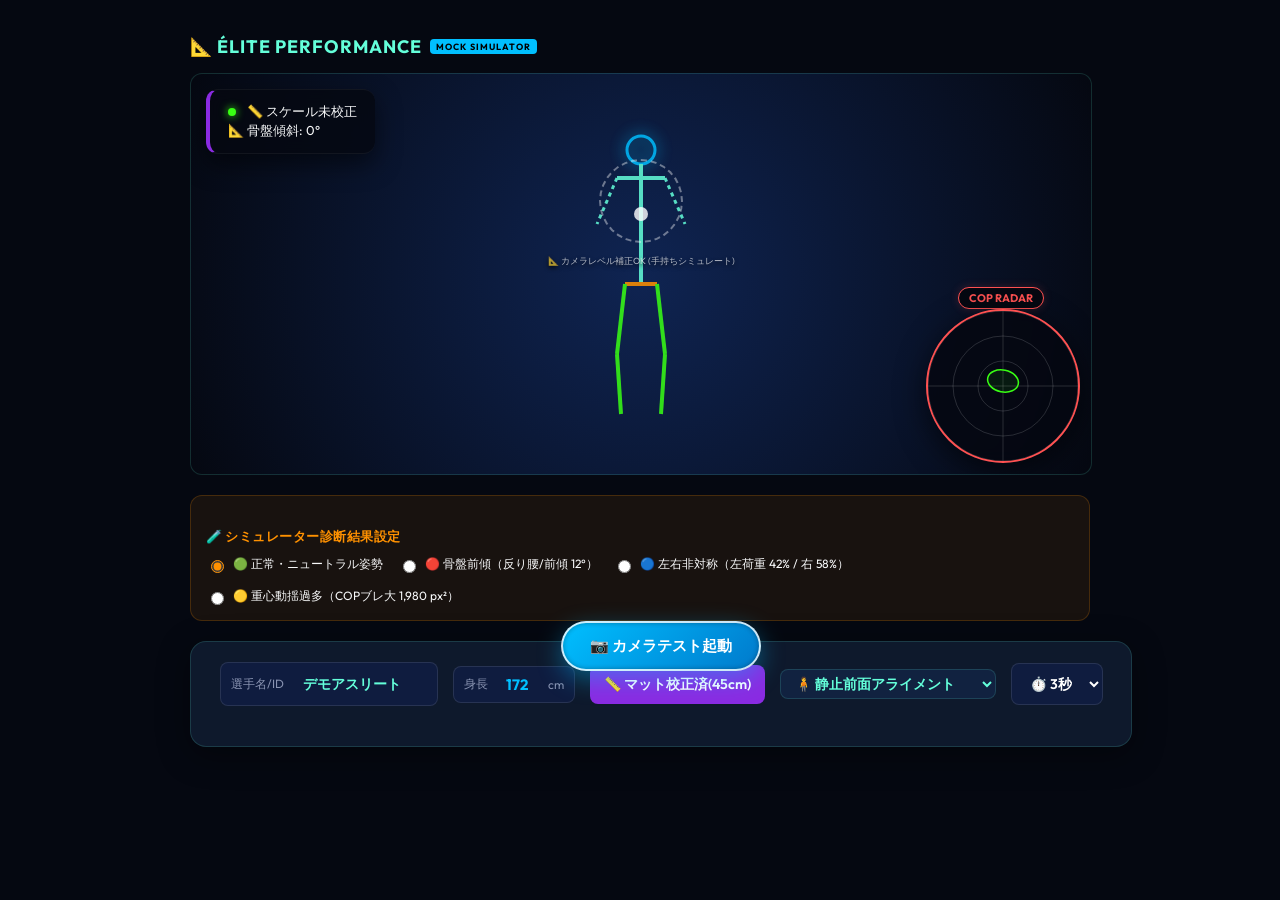
<file: mock_app.html>
<!DOCTYPE html>
<html lang="ja">
<head>
    <meta charset="UTF-8">
    <meta name="viewport" content="width=device-width, initial-scale=1.0">
    <title>ÉLITE PERFORMANCE - Athletecore Pro (MOCKUP DEMO)</title>
    <link rel="stylesheet" href="style.css">
    <style>
        /* Mock customization overrides */
        body {
            overflow: auto;
            height: auto;
            min-height: 100vh;
        }
        
        /* Theme Light overrides for mock app controls box */
        body.theme-light {
            background: transparent;
            color: #1e293b !important;
        }
        body.theme-light #controlsBox {
            background: rgba(255, 255, 255, 0.95) !important;
            border: 1px solid rgba(0, 0, 0, 0.08) !important;
            box-shadow: 0 4px 20px rgba(0, 0, 0, 0.05) !important;
            color: #1e293b !important;
        }
        body.theme-light #controlsBox h3,
        body.theme-light #controlsBox label,
        body.theme-light #controlsBox h4,
        body.theme-light #controlsBox .sim-radio-label {
            color: #1e293b !important;
        }
        body.theme-light #controlsBox select {
            background: #ffffff;
            border: 1px solid rgba(0, 0, 0, 0.15);
            color: #1e293b;
        }
        body.theme-light #controlsBox input[type="text"] {
            background: #ffffff;
            border: 1px solid rgba(0, 0, 0, 0.15);
            color: #1e293b;
        }
        
        .view-port {
            position: relative;
            width: 100%;
            height: 400px;
            margin-bottom: 20px;
            border-radius: 12px;
            overflow: hidden;
            border: 1px solid var(--border-color);
            background: radial-gradient(circle at center, #0f2452 0%, #050811 100%);
        }
        #uiFloatingLayer {
            position: relative;
            padding: 20px 0;
            background: transparent;
            z-index: 5;
        }
        #controlsBox {
            background: rgba(16, 28, 48, 0.9);
            backdrop-filter: blur(10px);
            border: 1px solid var(--border-color);
            border-radius: 16px;
            padding: 20px;
            box-shadow: 0 8px 32px 0 rgba(0, 0, 0, 0.4);
        }
        .simulator-selector-panel {
            background: rgba(255, 145, 0, 0.08);
            border: 1px solid rgba(255, 145, 0, 0.2);
            border-radius: 12px;
            padding: 15px;
            margin-bottom: 20px;
        }
        .simulator-selector-panel h4 {
            color: var(--accent-orange);
            font-size: 13px;
            margin-bottom: 10px;
            text-transform: uppercase;
            letter-spacing: 0.5px;
        }
        .sim-options {
            display: flex;
            gap: 15px;
            flex-wrap: wrap;
        }
        .sim-radio-label {
            font-size: 12px;
            cursor: pointer;
            display: flex;
            align-items: center;
            gap: 6px;
            color: var(--text-primary);
        }
        .sim-radio-label input {
            accent-color: var(--accent-orange);
        }
        /* Glowing human outline overlay mockup */
        .glowing-skeleton-overlay {
            position: absolute;
            top: 50%;
            left: 50%;
            transform: translate(-50%, -50%);
            width: 200px;
            height: 320px;
            opacity: 0.85;
            transition: all 0.5s ease;
        }
        .skeleton-dot {
            position: absolute;
            width: 8px;
            height: 8px;
            background: var(--accent-blue);
            border-radius: 50%;
            box-shadow: 0 0 10px var(--accent-blue);
        }
        .skeleton-line {
            position: absolute;
            background: var(--accent-teal);
            box-shadow: 0 0 8px var(--accent-teal);
            transform-origin: top left;
        }
        #gyroLevelContainer {
            z-index: 10;
        }
    </style>
</head>
<body>

<div style="padding: 20px; max-width: 900px; margin: 0 auto;">
    
    <h2 style="font-size:18px; color:var(--accent-teal); margin-bottom:15px; letter-spacing:1px; display:flex; align-items:center; gap:8px;">
        📐 ÉLITE PERFORMANCE <span class="badge" style="background:var(--accent-blue); color:#000; font-size:9px; padding:2px 6px; border-radius:4px; font-weight:700;">MOCK SIMULATOR</span>
    </h2>

    <!-- Simulated camera viewport -->
    <div class="view-port">
        <!-- Grid and visual guides -->
        <div class="info-panel" id="infoPanel" style="top:15px; left:15px;">
            <div class="status-indicator"></div>
            <span id="scaleStatus">📏 スケール未校正</span><br>
            <span id="pelvicStatus">📐 骨盤傾斜: 0°</span>
        </div>
        
        <div id="timerDisplay" class="timer-display" style="display:none;">REC 10.0s</div>
        
        <!-- Interactive Simulated Skeleton -->
        <div class="glowing-skeleton-overlay" id="skeletonOverlay">
            <svg width="100%" height="100%" viewBox="0 0 100 160">
                <!-- Head -->
                <circle cx="50" cy="18" r="7" fill="none" stroke="#00bfff" stroke-width="1.5" filter="drop-shadow(0 0 4px #00bfff)" />
                <!-- Spine/Trunk -->
                <line x1="50" y1="25" x2="50" y2="85" stroke="#64ffda" stroke-width="2" id="spineLine" />
                <!-- Shoulders -->
                <line x1="38" y1="32" x2="62" y2="32" stroke="#64ffda" stroke-width="2" id="shoulderLine" />
                <!-- Arms -->
                <line x1="38" y1="32" x2="28" y2="55" stroke="#64ffda" stroke-dasharray="2,2" stroke-width="1.5" />
                <line x1="62" y1="32" x2="72" y2="55" stroke="#64ffda" stroke-dasharray="2,2" stroke-width="1.5" />
                <!-- Hips -->
                <line x1="42" y1="85" x2="58" y2="85" stroke="#ff9100" stroke-width="2" id="hipLine" />
                <!-- Left Leg -->
                <line x1="42" y1="85" x2="38" y2="120" stroke="#39ff14" stroke-width="2" id="leftLegUpper" />
                <line x1="38" y1="120" x2="40" y2="150" stroke="#39ff14" stroke-width="2" id="leftLegLower" />
                <!-- Right Leg -->
                <line x1="58" y1="85" x2="62" y2="120" stroke="#39ff14" stroke-width="2" id="rightLegUpper" />
                <line x1="62" y1="120" x2="60" y2="150" stroke="#39ff14" stroke-width="2" id="rightLegLower" />
            </svg>
        </div>

        <!-- Radar -->
        <div id="radarWrapperMP" class="radar-wrapper" style="bottom:15px; right:15px; left:auto; top:auto;">
            <div class="radar-title">COP RADAR</div>
            <canvas id="canvasRadarMP" class="radar-box" width="150" height="150"></canvas>
        </div>

        <!-- Level guide -->
        <div id="gyroLevelContainer" class="gyro-level-container" style="display:flex;">
            <div class="level-circle"></div>
            <div class="level-dot" id="gyroLevelDot" style="transform: translate(-50%, -50%);"></div>
            <div class="level-status" id="gyroLevelStatus" style="font-size:9px;">📐 カメラレベル補正OK (手持ちシミュレート)</div>
        </div>

        <div id="autoRecCountdown" class="auto-rec-countdown" style="display:none;">3</div>
    </div>

    <!-- Simulator Control Box (Select which results to simulate) -->
    <div class="simulator-selector-panel">
        <h4>🧪 シミュレーター診断結果設定</h4>
        <div class="sim-options">
            <label class="sim-radio-label">
                <input type="radio" name="simResult" value="neutral" checked>
                🟢 正常・ニュートラル姿勢
            </label>
            <label class="sim-radio-label">
                <input type="radio" name="simResult" value="pelvic_tilt">
                🔴 骨盤前傾（反り腰/前傾 12°）
            </label>
            <label class="sim-radio-label">
                <input type="radio" name="simResult" value="unbalanced">
                🔵 左右非対称（左荷重 42% / 右 58%）
            </label>
            <label class="sim-radio-label">
                <input type="radio" name="simResult" value="high_sway">
                🟡 重心動揺過多（COPブレ大 1,980 px²）
            </label>
        </div>
    </div>

    <!-- Controls Panel -->
    <div id="controlsBox">
        <div id="settingsWrapper" style="display: flex; flex-wrap: wrap; gap: 15px; justify-content: center; align-items: center; width: 100%;">
            <div class="input-group">
                <span class="prefix">選手名/ID</span>
                <input type="text" id="patientName" value="デモアスリート" style="background:transparent; border:none; color:var(--accent-teal); font-weight:700; width:110px; outline:none;">
            </div>

            <div class="input-group">
                <span class="prefix">身長</span>
                <input type="number" id="patientHeight" value="172" style="width:50px;">
                <span class="suffix">cm</span>
            </div>
            
            <button id="calibrateMatBtn" class="purple-btn">📏 マット校正済(45cm)</button>

            <select id="modeSelect" class="mode-dropdown" style="padding:4px 10px; border-radius:8px;">
                <option value="front">🧍 静止前面アライメント</option>
                <option value="l_side">🧍 静止左側面アライメント</option>
                <option value="dyn_overhead">🏋️ OHS 動作評価</option>
            </select>

            <select id="durationSelect">
                <option value="3000">⏱️ 3秒</option>
                <option value="5000">⏱️ 5秒</option>
            </select>
        </div>

        <div style="display:flex; justify-content:center; gap:20px; margin-top:20px;">
            <button id="startBtn" class="blue-btn" style="padding:10px 30px; border-radius:20px; border:none; background:var(--accent-blue); color:#000; font-weight:700; cursor:pointer;">📷 カメラテスト起動</button>
            <button id="recBtn" class="red-btn" style="padding:10px 30px; border-radius:20px; border:none; background:var(--accent-red); color:#fff; font-weight:700; cursor:pointer;">🔴 測定シミュレート開始</button>
        </div>
    </div>
</div>

<script>
    // Simulator Interactive Logic
    const recBtn = document.getElementById('recBtn');
    const startBtn = document.getElementById('startBtn');
    const modeSelect = document.getElementById('modeSelect');
    const timerDisplay = document.getElementById('timerDisplay');
    const autoRecCountdown = document.getElementById('autoRecCountdown');
    const canvasRadar = document.getElementById('canvasRadarMP');
    const ctxRadar = canvasRadar.getContext('2d');
    
    // Draw initial radar grid
    drawRadar(ctxRadar, 300);

    // Deep link query check
    const urlParams = new URLSearchParams(window.location.search);
    const initialMode = urlParams.get('mode');
    const autoStart = urlParams.get('autoStart');
    const theme = urlParams.get('theme');

    if (theme === 'light') {
        document.body.classList.add('theme-light');
    }

    if (initialMode) {
        modeSelect.value = initialMode;
        updateMockSkeleton(initialMode);
    }
    
    modeSelect.addEventListener('change', (e) => {
        updateMockSkeleton(e.target.value);
    });

    if (autoStart === 'true') {
        setTimeout(() => {
            triggerMockCapture();
        }, 1000);
    }

    startBtn.addEventListener('click', () => {
        alert("カメラプレビューを起動しました（モック）。測定を行えます。");
    });

    recBtn.addEventListener('click', () => {
        triggerMockCapture();
    });

    function updateMockSkeleton(mode) {
        const spine = document.getElementById('spineLine');
        const pelvicStatus = document.getElementById('pelvicStatus');
        const scaleStatus = document.getElementById('scaleStatus');
        const skeleton = document.getElementById('skeletonOverlay');

        scaleStatus.innerText = "📏 校正済 (1px = 0.152cm)";

        if (mode === 'l_side') {
            pelvicStatus.innerText = "📐 骨盤傾斜: +12°";
            // Set radio automatically to pelvic tilt simulator for convenience
            document.querySelector('input[value="pelvic_tilt"]').checked = true;
            // Morph skeleton to side profile representation
            skeleton.style.transform = 'translate(-50%, -50%) rotateY(80deg)';
        } else {
            pelvicStatus.innerText = "📐 骨盤傾斜: 0°";
            if (mode === 'dyn_overhead') {
                document.querySelector('input[value="unbalanced"]').checked = true;
            }
            skeleton.style.transform = 'translate(-50%, -50%) rotateY(0deg)';
        }
    }

    function triggerMockCapture() {
        let count = 3;
        autoRecCountdown.innerText = count;
        autoRecCountdown.style.display = 'block';
        recBtn.disabled = true;

        const countdownInterval = setInterval(() => {
            count--;
            if (count > 0) {
                autoRecCountdown.innerText = count;
            } else {
                clearInterval(countdownInterval);
                autoRecCountdown.style.display = 'none';
                startRecordingSim();
            }
        }, 800);
    }

    function startRecordingSim() {
        timerDisplay.innerText = "REC 3.0s";
        timerDisplay.style.display = 'block';

        let recordTime = 3.0;
        const recordInterval = setInterval(() => {
            recordTime -= 0.5;
            timerDisplay.innerText = `REC ${recordTime.toFixed(1)}s`;
            
            // Draw simulated sway points
            const simType = document.querySelector('input[name="simResult"]:checked').value;
            let offset = 0;
            if (simType === 'unbalanced') offset = 18;
            if (simType === 'high_sway') offset = Math.sin(Date.now() / 100) * 35;
            
            drawRadar(ctxRadar, simType === 'high_sway' ? 1980 : 700, offset);

            if (recordTime <= 0) {
                clearInterval(recordInterval);
                timerDisplay.style.display = 'none';
                recBtn.disabled = false;
                completeMeasurement();
            }
        }, 500);
    }

    function completeMeasurement() {
        const simType = document.querySelector('input[name="simResult"]:checked').value;
        const mode = modeSelect.value;

        // Construct mock metrics based on selection
        let tilt = 0;
        let wb = { total: { L: 50.2, R: 49.8 } };
        let sway = { swayArea: 480.0, pathLength: 90.0, swaySpeed: 30.0, avgDeviationX: 0.2 };

        if (simType === 'pelvic_tilt') {
            tilt = 12;
            sway.swayArea = 850;
        } else if (simType === 'unbalanced') {
            wb = { total: { L: 42.0, R: 58.0 } };
            sway.swayArea = 1450;
            sway.avgDeviationX = 8.5;
        } else if (simType === 'high_sway') {
            sway.swayArea = 1980;
            sway.pathLength = 320;
            sway.swaySpeed = 106.6;
        }

        const sessionData = {
            id: "sess_mock_" + Date.now(),
            timestamp: Date.now(),
            patientName: document.getElementById('patientName').value || "デモアスリート",
            mode: mode,
            height: parseFloat(document.getElementById('patientHeight').value) || 170,
            footSize: 26,
            pelvicTilt: tilt,
            pxToCmRatio: 0.152,
            expertComment: "",
            expertExercises: ""
        };

        const metrics = {
            mode: mode,
            pelvicTilt: tilt,
            weightBearing: wb,
            swayMetrics: sway
        };

        // Notify parent portal window!
        if (window.parent && window.parent !== window) {
            window.parent.postMessage({
                type: 'MEASUREMENT_COMPLETE',
                session: sessionData,
                metrics: metrics
            }, '*');
            
            alert(`【測定シミュレーション完了】\n\n診断データを統合ポータルへ送信しました。\nポータル画面の「診断データ連動枠（広告）」および「コミュニティ添付」が自動更新されます。`);
        } else {
            alert(`【測定完了（単体実行）】\n左右荷重: 左 ${wb.total.L}% / 右 ${wb.total.R}%\n骨盤傾斜: ${tilt}°\n動揺面積: ${sway.swayArea} px²`);
        }
    }

    function drawRadar(ctx, areaVal, offset = 0) {
        const w = 150, h = 150;
        ctx.clearRect(0, 0, w, h);
        
        ctx.strokeStyle = "rgba(255, 255, 255, 0.15)";
        ctx.lineWidth = 1;
        [25, 50, 75].forEach(r => {
            ctx.beginPath(); ctx.arc(w/2, h/2, r, 0, 2*Math.PI); ctx.stroke();
        });
        ctx.beginPath();
        ctx.moveTo(w/2, 0); ctx.lineTo(w/2, h);
        ctx.moveTo(0, h/2); ctx.lineTo(w, h/2);
        ctx.stroke();

        // Draw Simulated sway path
        ctx.save();
        ctx.translate(w/2 + offset, h/2 - 5);
        ctx.strokeStyle = areaVal > 1500 ? '#ff5252' : '#39ff14';
        ctx.lineWidth = 1.5;
        ctx.fillStyle = areaVal > 1500 ? 'rgba(255,82,82,0.08)' : 'rgba(57,255,20,0.08)';
        ctx.beginPath();
        const rX = Math.sqrt(areaVal) * 0.9;
        const rY = rX * 0.7;
        ctx.ellipse(0, 0, Math.min(65, rX), Math.min(50, rY), 0.2, 0, 2*Math.PI);
        ctx.fill();
        ctx.stroke();
        ctx.restore();
    }
</script>
</body>
</html>
</file>
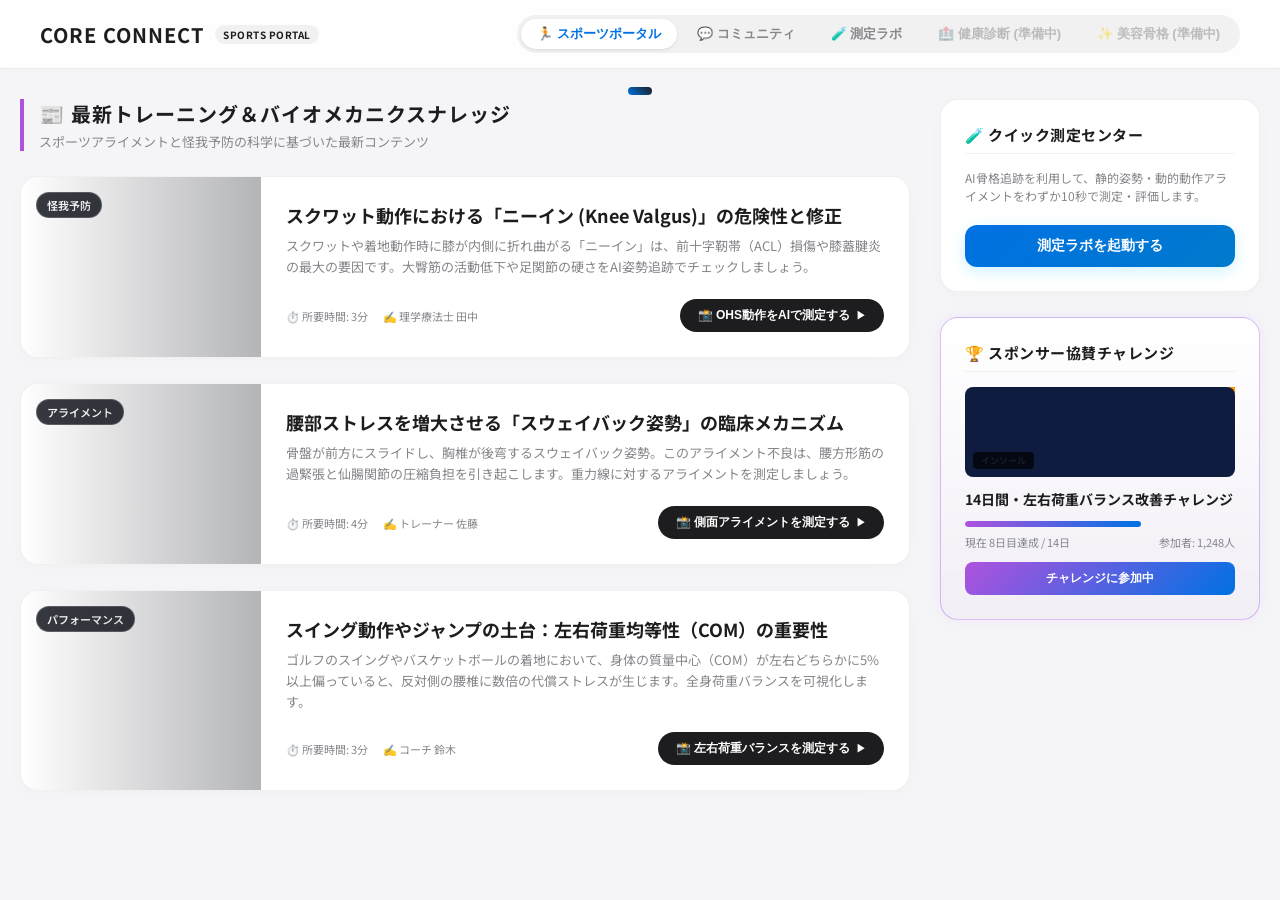
<file: portal.html>
<!DOCTYPE html>
<html lang="ja">
<head>
    <meta charset="UTF-8">
    <meta name="viewport" content="width=device-width, initial-scale=1.0">
    <title>CORE CONNECT - 統合スポーツ・健康・美容プラットフォーム</title>
    <link rel="stylesheet" href="portal.css">
</head>
<body>

    <!-- Header & Navigation -->
    <header>
        <div class="logo">
            CORE CONNECT <span class="logo-badge">Sports Portal</span>
        </div>
        <nav class="nav-tabs">
            <button class="tab-btn active" data-tab="sports">🏃 スポーツポータル</button>
            <button class="tab-btn" data-tab="community">💬 コミュニティ</button>
            <button class="tab-btn" data-tab="lab">🧪 測定ラボ</button>
            <button class="tab-btn disabled-btn" title="開発中 (第2フェーズ)" style="cursor: not-allowed;">🏥 健康診断 (準備中)</button>
            <button class="tab-btn disabled-btn" title="開発中 (第3フェーズ)" style="cursor: not-allowed;">✨ 美容骨格 (準備中)</button>
        </nav>
    </header>

    <!-- Main Container -->
    <div class="portal-container">

        <!-- 1. SPORTS PORTAL TAB -->
        <div id="sportsPanel" class="tab-panel active">
            <div class="portal-grid">
                
                <!-- Left Feed: Articles -->
                <div class="feed-section">
                    <div class="feed-header">
                        <h2>📰 最新トレーニング＆バイオメカニクスナレッジ</h2>
                        <p>スポーツアライメントと怪我予防の科学に基づいた最新コンテンツ</p>
                    </div>
                    
                    <div class="article-list">
                        <!-- Article 1: Squat Knee Valgus -->
                        <div class="article-card">
                            <div class="article-image" style="background-image: url('https://images.unsplash.com/photo-1571019614242-c5c5dee9f50b?auto=format&fit=crop&q=80&w=400');">
                                <span class="article-badge">怪我予防</span>
                            </div>
                            <div class="article-content">
                                <div class="article-body">
                                    <h3>スクワット動作における「ニーイン (Knee Valgus)」の危険性と修正</h3>
                                    <p>スクワットや着地動作時に膝が内側に折れ曲がる「ニーイン」は、前十字靭帯（ACL）損傷や膝蓋腱炎の最大の要因です。大臀筋の活動低下や足関節の硬さをAI姿勢追跡でチェックしましょう。</p>
                                </div>
                                <div class="article-footer">
                                    <div class="article-meta">
                                        <span>⏱️ 所要時間: 3分</span>
                                        <span>✍️ 理学療法士 田中</span>
                                    </div>
                                    <button class="btn-hook" onclick="launchMeasurement('dyn_overhead')">
                                        📸 OHS動作をAIで測定する <span>▶</span>
                                    </button>
                                </div>
                            </div>
                        </div>

                        <!-- Article 2: Sway Back -->
                        <div class="article-card">
                            <div class="article-image" style="background-image: url('https://images.unsplash.com/photo-1476480862126-209bfaa8edc8?auto=format&fit=crop&q=80&w=400');">
                                <span class="article-badge">アライメント</span>
                            </div>
                            <div class="article-content">
                                <div class="article-body">
                                    <h3>腰部ストレスを増大させる「スウェイバック姿勢」の臨床メカニズム</h3>
                                    <p>骨盤が前方にスライドし、胸椎が後弯するスウェイバック姿勢。このアライメント不良は、腰方形筋の過緊張と仙腸関節の圧縮負担を引き起こします。重力線に対するアライメントを測定しましょう。</p>
                                </div>
                                <div class="article-footer">
                                    <div class="article-meta">
                                        <span>⏱️ 所要時間: 4分</span>
                                        <span>✍️ トレーナー 佐藤</span>
                                    </div>
                                    <button class="btn-hook" onclick="launchMeasurement('l_side')">
                                        📸 側面アライメントを測定する <span>▶</span>
                                    </button>
                                </div>
                            </div>
                        </div>

                        <!-- Article 3: Weight Bearing -->
                        <div class="article-card">
                            <div class="article-image" style="background-image: url('https://images.unsplash.com/photo-1535131749006-b7f58c99034b?auto=format&fit=crop&q=80&w=400');">
                                <span class="article-badge">パフォーマンス</span>
                            </div>
                            <div class="article-content">
                                <div class="article-body">
                                    <h3>スイング動作やジャンプの土台：左右荷重均等性（COM）の重要性</h3>
                                    <p>ゴルフのスイングやバスケットボールの着地において、身体の質量中心（COM）が左右どちらかに5%以上偏っていると、反対側の腰椎に数倍の代償ストレスが生じます。全身荷重バランスを可視化します。</p>
                                </div>
                                <div class="article-footer">
                                    <div class="article-meta">
                                        <span>⏱️ 所要時間: 3分</span>
                                        <span>✍️ コーチ 鈴木</span>
                                    </div>
                                    <button class="btn-hook" onclick="launchMeasurement('front')">
                                        📸 左右荷重バランスを測定する <span>▶</span>
                                    </button>
                                </div>
                            </div>
                        </div>
                    </div>
                </div>

                <!-- Right Sidebar Widgets -->
                <div class="side-widgets">
                    <!-- Widget: Quick Lab -->
                    <div class="widget">
                        <h3>🧪 クイック測定センター</h3>
                        <div class="mb-20" style="font-size:12px; color:var(--text-secondary); line-height: 1.5;">
                            AI骨格追跡を利用して、静的姿勢・動的動作アライメントをわずか10秒で測定・評価します。
                        </div>
                        <button class="btn-quick-start" onclick="switchTab('lab')">
                            <span class="rec-badge"></span> 測定ラボを起動する
                        </button>
                    </div>

                    <!-- Widget: Sponsored Challenge -->
                    <div class="widget challenge-widget">
                        <h3>🏆 スポンサー協賛チャレンジ</h3>
                        <div class="challenge-card">
                            <div class="ad-badge">協賛: OrthoFit</div>
                            <div class="challenge-banner" style="background-image: url('https://images.unsplash.com/photo-1476480862126-209bfaa8edc8?auto=format&fit=crop&q=80&w=300');">
                                <span class="challenge-brand">インソール</span>
                            </div>
                            <div class="challenge-title">14日間・左右荷重バランス改善チャレンジ</div>
                            <div class="challenge-progress">
                                <div class="progress-bar">
                                    <div class="progress-fill"></div>
                                </div>
                                <div style="display:flex; justify-content:space-between; margin-top:2px;">
                                    <span>現在 8日目達成 / 14日</span>
                                    <span>参加者: 1,248人</span>
                                </div>
                            </div>
                            <button class="challenge-btn" onclick="alert('チャレンジ登録完了！毎日測定ラボで測定して50/50の均等アライメントを目指しましょう！達成するとOrthoFit製品の限定クーポンを贈呈。')">チャレンジに参加中</button>
                        </div>
                    </div>
                </div>

            </div>
        </div>

        <!-- 2. COMMUNITY TAB -->
        <div id="communityPanel" class="tab-panel">
            <div class="community-grid">
                
                <!-- Left Section: Timeline & Input -->
                <div class="feed-section">
                    
                    <!-- Composer -->
                    <div class="post-composer">
                        <div class="composer-header">
                            <div class="composer-avatar">ゲ</div>
                            <textarea id="postInput" class="composer-textarea" placeholder="測定した結果の感想や身体の悩みを共有しよう！最新の測定データを添付してトレーナーや仲間に相談できます..."></textarea>
                        </div>
                        <div class="composer-footer">
                            <div class="composer-attachments">
                                <button class="attach-btn" id="attachSessionBtn">
                                    📊 最新の測定データを添付する
                                </button>
                            </div>
                            <button class="composer-submit" id="postSubmitBtn">相談・共有を投稿</button>
                        </div>
                    </div>

                    <div class="feed-header">
                        <h2>💬 タイムライン（測定共有・Q&A）</h2>
                    </div>

                    <!-- Timeline Posts Container -->
                    <div id="timelineContainer"></div>
                </div>

                <!-- Right Section: Sidebar -->
                <div class="side-widgets">
                    <div class="widget">
                        <h3>👩‍⚕️ コミュニティの専門家</h3>
                        <div class="flex-column" style="gap:15px; font-size:12px;">
                            <div style="display:flex; align-items:center; gap:10px; border-bottom:1px solid rgba(255,255,255,0.05); padding-bottom:10px;">
                                <div class="composer-avatar" style="background:linear-gradient(45deg, var(--accent-orange), #ff5722);">田中</div>
                                <div>
                                    <div style="font-weight:700;">田中 誠 (理学療法士)</div>
                                    <div style="color:var(--text-secondary);">脊柱・骨盤アライメント専門</div>
                                </div>
                            </div>
                            <div style="display:flex; align-items:center; gap:10px; border-bottom:1px solid rgba(255,255,255,0.05); padding-bottom:10px;">
                                <div class="composer-avatar" style="background:linear-gradient(45deg, var(--accent-orange), #ff5722);">佐藤</div>
                                <div>
                                    <div style="font-weight:700;">佐藤 翼 (トレーナー)</div>
                                    <div style="color:var(--text-secondary);">OHS動作分析・怪我予防リハ</div>
                                </div>
                            </div>
                            <div style="display:flex; align-items:center; gap:10px;">
                                <div class="composer-avatar" style="background:linear-gradient(45deg, var(--accent-orange), #ff5722);">鈴木</div>
                                <div>
                                    <div style="font-weight:700;">鈴木 翔 (スプリントコーチ)</div>
                                    <div style="color:var(--text-secondary);">ジュニア運動機能・重心制御</div>
                                </div>
                            </div>
                        </div>
                    </div>

                    <div class="widget">
                        <h3>💬 専門家個別相談（予約）</h3>
                        <p style="font-size:12px; color:var(--text-secondary); line-height:1.5; margin-bottom:15px;">
                            AI判定とコミュニティ解説だけでは解決しない痛みや、専門的なリハビリメニューの作成は、オンラインの個別指導枠をご予約ください。
                        </p>
                        <button class="challenge-btn" style="background:var(--accent-purple);" onclick="switchTab('lab'); alert('測定ラボに切り替えます。測定完了レポート下部の「個別予約」ボタンから担当メンターと予約を実行してください。');">
                            📅 個別相談（予約枠）を開く
                        </button>
                    </div>
                </div>

            </div>
        </div>

        <!-- 3. MEASUREMENT LAB TAB (IFRAME & ADS) -->
        <div id="labPanel" class="tab-panel">
            <div class="lab-grid">
                
                <!-- Embedded Measurement App Iframe -->
                <div class="iframe-container">
                    <iframe id="measurementIframe" src="./mock_app.html" allow="camera;gyroscope;accelerometer"></iframe>
                </div>

                <!-- Dynamic Ad Sidebar -->
                <div class="lab-meta-panel">
                    
                    <div class="dynamic-ad-container" id="adWidgetContainer">
                        <div class="ad-headline">
                            <span></span> AI診断アライメント連動枠
                        </div>
                        
                        <!-- Dynamically filled container -->
                        <div id="dynamicAdSpace">
                            <div class="dynamic-ad-placeholder">
                                <div>🔍 診断アライメント待機中...</div>
                                <div style="font-size:11px; color:#5c6b89; line-height:1.4;">
                                    測定カメラを起動してアライメントのチェックを完了してください。
                                    結果に応じて必要なリハビリ製品やクーポンがここに自動マッチングされます。
                                </div>
                            </div>
                        </div>
                    </div>

                    <div class="widget">
                        <h3>📏 スケール・マット校正</h3>
                        <p style="font-size:11px; color:var(--text-secondary); line-height:1.5;">
                            手持ち測定時のジャイロ補正、または測定ラボの「📏 マット校正(45cm)」を使用すると、1pxあたりのセンチメートル倍率が正確にロックされ、診断と連動広告の精度が向上します。
                        </p>
                    </div>
                </div>

            </div>
        </div>

    </div>

    <!-- Scripts -->
    <script src="portal.js"></script>
</body>
</html>
</file>
<file: portal.css>
/* CORE CONNECT Portal styling */
@import url('https://fonts.googleapis.com/css2?family=Outfit:wght@300;400;600;700&family=Noto+Sans+JP:wght@300;400;700&display=swap');

:root {
    --bg-primary: #f5f5f7;
    --bg-secondary: #ffffff;
    --bg-card: #ffffff;
    --bg-glass: rgba(255, 255, 255, 0.85);
    --border-color: rgba(0, 0, 0, 0.06);
    --border-glow: transparent;
    
    /* Apple Accents */
    --accent-teal: #1d1d1f;      /* Primary black */
    --accent-blue: #0071e3;      /* Apple Blue */
    --accent-orange: #ff9500;    /* Apple Orange */
    --accent-red: #ff3b30;       /* Apple Red */
    --accent-green: #34c759;     /* Apple Green */
    --accent-purple: #af52de;    /* Apple Purple */
    --accent-pink: #ff2d55;      /* Apple Pink */
    
    --text-primary: #1d1d1f;
    --text-secondary: #86868b;
    
    --font-sans: -apple-system, BlinkMacSystemFont, 'SF Pro Display', 'Noto Sans JP', sans-serif;
    --card-shadow: 0 4px 20px rgba(0, 0, 0, 0.02);
}

* {
    box-sizing: border-box;
    margin: 0;
    padding: 0;
}

html, body {
    max-width: 100%;
    overflow-x: hidden;
    width: 100%;
    position: relative;
    touch-action: pan-y;
}

body {
    font-family: var(--font-sans);
    background-color: var(--bg-primary);
    color: var(--text-primary);
    min-height: 100vh;
    overflow-y: auto;
}

/* Scrollbar styling */
::-webkit-scrollbar {
    width: 8px;
}
::-webkit-scrollbar-track {
    background: transparent;
}
::-webkit-scrollbar-thumb {
    background: rgba(0, 0, 0, 0.15);
    border: none;
    border-radius: 4px;
}
::-webkit-scrollbar-thumb:hover {
    background: rgba(0, 0, 0, 0.3);
}

/* Header styling */
header {
    background: rgba(255, 255, 255, 0.85);
    backdrop-filter: blur(20px);
    -webkit-backdrop-filter: blur(20px);
    border-bottom: 1px solid rgba(0, 0, 0, 0.08);
    position: sticky;
    top: 0;
    z-index: 100;
    padding: 15px 40px;
    display: flex;
    justify-content: space-between;
    align-items: center;
    box-shadow: 0 1px 10px rgba(0, 0, 0, 0.01);
}

.logo {
    display: flex;
    align-items: center;
    gap: 10px;
    font-size: 20px;
    font-weight: 700;
    letter-spacing: 1px;
    color: var(--text-primary);
    text-transform: uppercase;
}

.logo-badge {
    background: rgba(0, 0, 0, 0.05);
    border: none;
    color: var(--text-primary);
    padding: 2px 8px;
    border-radius: 20px;
    font-size: 10px;
    letter-spacing: 0.5px;
}

/* Navigation Tabs */
.nav-tabs {
    display: flex;
    gap: 4px;
    background: rgba(0, 0, 0, 0.05);
    padding: 4px;
    border-radius: 24px;
}

.tab-btn {
    background: transparent;
    border: none;
    color: var(--text-secondary);
    padding: 6px 16px;
    border-radius: 20px;
    font-size: 13px;
    font-weight: 600;
    cursor: pointer;
    transition: all 0.2s ease;
    display: flex;
    align-items: center;
    gap: 8px;
}

.tab-btn:hover {
    color: var(--text-primary);
    background: rgba(0, 0, 0, 0.03);
}

.tab-btn.active {
    color: var(--accent-blue);
    background: #ffffff;
    box-shadow: 0 1px 3px rgba(0, 0, 0, 0.1);
}

.tab-btn.disabled-btn {
    opacity: 0.5;
    cursor: not-allowed;
}

.tab-btn.disabled-btn:hover {
    color: var(--text-secondary);
    background: transparent;
}

/* Container */
.portal-container {
    max-width: 1400px;
    margin: 30px auto;
    padding: 0 20px;
    position: relative;
}

/* Tab Panel Switcher */
.tab-panel {
    display: none;
    animation: fadeIn 0.4s ease-out forwards;
}

.tab-panel.active {
    display: block;
}

@keyframes fadeIn {
    from {
        opacity: 0;
        transform: translateY(10px);
    }
    to {
        opacity: 1;
        transform: translateY(0);
    }
}

/* ==========================================================================
   Sports Portal View (Articles & Content)
   ========================================================================== */
.portal-grid {
    display: grid;
    grid-template-columns: 1fr 320px;
    gap: 30px;
}

@media (max-width: 1024px) {
    .portal-grid {
        grid-template-columns: 1fr;
    }
}

.feed-header {
    margin-bottom: 25px;
    border-left: 4px solid var(--accent-purple);
    padding-left: 15px;
}

.feed-header h2 {
    font-size: 20px;
    font-weight: 700;
    letter-spacing: 1px;
}

.feed-header p {
    color: var(--text-secondary);
    font-size: 13px;
    margin-top: 4px;
}

.article-list {
    display: flex;
    flex-direction: column;
    gap: 25px;
}

/* Article Card Glassmorphism */
.article-card {
    background: var(--bg-card);
    border: 1px solid var(--border-color);
    border-radius: 18px;
    overflow: hidden;
    display: grid;
    grid-template-columns: 240px 1fr;
    box-shadow: var(--card-shadow);
    transition: all 0.2s ease;
}

@media (max-width: 768px) {
    .article-card {
        grid-template-columns: 1fr;
    }
}

.article-card:hover {
    transform: translateY(-2px);
    border-color: rgba(0, 0, 0, 0.1);
    box-shadow: 0 10px 30px rgba(0, 0, 0, 0.04);
}

.article-image {
    width: 100%;
    height: 100%;
    min-height: 180px;
    background-size: cover;
    background-position: center;
    position: relative;
}

.article-image::after {
    content: '';
    position: absolute;
    top: 0; left: 0; width: 100%; height: 100%;
    background: linear-gradient(90deg, rgba(5,8,17,0) 0%, rgba(5,8,17,0.3) 100%);
}

.article-badge {
    position: absolute;
    top: 15px;
    left: 15px;
    background: rgba(5,8,17,0.8);
    border: 1px solid rgba(255,255,255,0.2);
    color: #fff;
    padding: 4px 10px;
    font-size: 11px;
    border-radius: 20px;
    font-weight: 600;
}

.article-content {
    padding: 25px;
    display: flex;
    flex-direction: column;
    justify-content: space-between;
    gap: 15px;
}

.article-body h3 {
    font-size: 18px;
    font-weight: 700;
    margin-bottom: 8px;
    color: var(--text-primary);
}

.article-body p {
    color: var(--text-secondary);
    font-size: 13px;
    line-height: 1.6;
}

.article-footer {
    display: flex;
    justify-content: space-between;
    align-items: center;
    margin-top: 5px;
}

.article-meta {
    font-size: 11px;
    color: var(--text-secondary);
    display: flex;
    gap: 15px;
}

/* Measurement launch button hook */
.btn-hook {
    background: #1d1d1f;
    color: #fff;
    border: none;
    padding: 8px 18px;
    font-size: 12px;
    font-weight: 600;
    border-radius: 980px;
    cursor: pointer;
    display: flex;
    align-items: center;
    gap: 6px;
    transition: all 0.15s ease;
}

.btn-hook:hover {
    background: #000000;
    transform: translateY(-1px);
}

.btn-hook span {
    font-size: 10px;
}

/* ==========================================================================
   Side Widgets & Sponsored Ad Space
   ========================================================================== */
.side-widgets {
    display: flex;
    flex-direction: column;
    gap: 25px;
}

.widget {
    background: var(--bg-card);
    border: 1px solid var(--border-color);
    border-radius: 18px;
    padding: 24px;
    box-shadow: var(--card-shadow);
}

.widget h3 {
    font-size: 15px;
    font-weight: 700;
    margin-bottom: 15px;
    border-bottom: 1px solid var(--border-color);
    padding-bottom: 8px;
    color: var(--accent-teal);
    letter-spacing: 0.5px;
    text-transform: uppercase;
}

/* Sponsored ad banner widget */
.ad-widget {
    border-color: rgba(255, 145, 0, 0.3);
    box-shadow: 0 0 20px rgba(255, 145, 0, 0.05);
    transition: all 0.4s ease;
    position: relative;
    overflow: hidden;
}

.ad-widget.glowing {
    border-color: var(--accent-orange);
    box-shadow: 0 0 25px rgba(255, 145, 0, 0.25);
    background: linear-gradient(145deg, rgba(255,145,0,0.05) 0%, var(--bg-card) 100%);
}

.ad-badge {
    position: absolute;
    top: 0;
    right: 0;
    background: var(--accent-orange);
    color: #000;
    font-size: 8px;
    font-weight: 700;
    padding: 2px 10px;
    border-bottom-left-radius: 8px;
    letter-spacing: 0.5px;
}

.ad-body {
    display: flex;
    flex-direction: column;
    gap: 12px;
}

.ad-img-box {
    width: 100%;
    height: 120px;
    background: #0f1c3f;
    border-radius: 8px;
    background-size: cover;
    background-position: center;
    border: 1px solid rgba(255, 255, 255, 0.05);
}

.ad-title {
    font-size: 14px;
    font-weight: 700;
    color: #fff;
}

.ad-desc {
    font-size: 12px;
    color: var(--text-secondary);
    line-height: 1.5;
}

.ad-btn {
    background: var(--accent-orange);
    color: #000;
    border: none;
    border-radius: 8px;
    padding: 8px 0;
    font-size: 12px;
    font-weight: 700;
    width: 100%;
    cursor: pointer;
    text-align: center;
    transition: all 0.3s ease;
}

.ad-btn:hover {
    background: #ffa726;
    box-shadow: 0 0 10px rgba(255,145,0,0.4);
}

/* Quick Start Widget */
.btn-quick-start {
    background: linear-gradient(135deg, var(--accent-blue) 0%, #007acc 100%);
    color: #fff;
    border: none;
    border-radius: 12px;
    padding: 12px;
    font-size: 14px;
    font-weight: 700;
    width: 100%;
    cursor: pointer;
    display: flex;
    align-items: center;
    justify-content: center;
    gap: 8px;
    transition: all 0.3s ease;
    box-shadow: 0 4px 15px rgba(0, 191, 255, 0.2);
}

.btn-quick-start:hover {
    box-shadow: 0 4px 25px rgba(0, 191, 255, 0.4);
    transform: translateY(-2px);
}

.rec-badge {
    background: var(--accent-red);
    width: 8px;
    height: 8px;
    border-radius: 50%;
    animation: pulse 1.2s infinite;
}

@keyframes pulse {
    0% { transform: scale(0.9); opacity: 0.6; }
    50% { transform: scale(1.2); opacity: 1; }
    100% { transform: scale(0.9); opacity: 0.6; }
}

/* ==========================================================================
   User Community View (Social feed & Sponsored challenges)
   ========================================================================== */
.community-grid {
    display: grid;
    grid-template-columns: 1fr 340px;
    gap: 30px;
}

@media (max-width: 1024px) {
    .community-grid {
        grid-template-columns: 1fr;
    }
}

.post-composer {
    background: var(--bg-card);
    backdrop-filter: blur(10px);
    border: 1px solid var(--border-color);
    border-radius: 16px;
    padding: 20px;
    margin-bottom: 30px;
    box-shadow: var(--card-shadow);
}

.composer-header {
    display: flex;
    gap: 12px;
    margin-bottom: 15px;
}

.composer-avatar {
    width: 40px;
    height: 40px;
    border-radius: 50%;
    background: linear-gradient(45deg, var(--accent-purple), var(--accent-pink));
    display: flex;
    align-items: center;
    justify-content: center;
    font-weight: 700;
    font-size: 14px;
    color: #fff;
    border: 2px solid rgba(255, 255, 255, 0.1);
}

.composer-textarea {
    flex: 1;
    background: var(--bg-input, rgba(15, 28, 63, 0.5));
    border: 1px solid var(--border-color-input, rgba(255, 255, 255, 0.08));
    border-radius: 12px;
    color: var(--text-primary);
    padding: 12px;
    font-size: 13px;
    font-family: inherit;
    resize: none;
    height: 70px;
    outline: none;
    transition: all 0.3s ease;
}

.composer-textarea:focus {
    border-color: var(--accent-blue);
    background: var(--bg-input-focus, rgba(15, 28, 63, 0.8));
}

.composer-footer {
    display: flex;
    justify-content: space-between;
    align-items: center;
    border-top: 1px solid rgba(255,255,255,0.05);
    padding-top: 12px;
}

.composer-attachments {
    display: flex;
    gap: 10px;
}

.attach-btn {
    background: rgba(255, 255, 255, 0.05);
    border: 1px solid rgba(255, 255, 255, 0.08);
    color: var(--text-secondary);
    padding: 6px 12px;
    font-size: 11px;
    font-weight: 600;
    border-radius: 15px;
    cursor: pointer;
    display: flex;
    align-items: center;
    gap: 6px;
    transition: all 0.2s ease;
}

.attach-btn:hover {
    background: rgba(255, 255, 255, 0.1);
    color: var(--text-primary);
}

.attach-btn.attached {
    background: rgba(0, 191, 255, 0.1);
    border-color: var(--accent-blue);
    color: var(--accent-blue);
}

.composer-submit {
    background: var(--accent-blue);
    color: #050811;
    border: none;
    border-radius: 15px;
    padding: 6px 18px;
    font-size: 12px;
    font-weight: 700;
    cursor: pointer;
    transition: all 0.2s ease;
}

.composer-submit:hover {
    background: #5cd6ff;
    box-shadow: 0 0 10px rgba(0, 191, 255, 0.3);
}

/* Timeline post card */
.post-card {
    background: var(--bg-card);
    backdrop-filter: blur(10px);
    border: 1px solid var(--border-color);
    border-radius: 16px;
    padding: 20px;
    margin-bottom: 20px;
    box-shadow: var(--card-shadow);
    transition: all 0.3s ease;
}

.post-card:hover {
    border-color: rgba(255, 255, 255, 0.08);
}

.post-header {
    display: flex;
    justify-content: space-between;
    align-items: center;
    margin-bottom: 15px;
}

.post-user {
    display: flex;
    align-items: center;
    gap: 12px;
}

.post-username {
    font-size: 14px;
    font-weight: 700;
}

.post-userrole {
    font-size: 10px;
    color: var(--accent-teal);
    border: 1px solid var(--accent-teal);
    padding: 1px 6px;
    border-radius: 4px;
    margin-left: 6px;
}

.post-userrole.mentor {
    color: var(--accent-orange);
    border-color: var(--accent-orange);
}

.post-time {
    font-size: 11px;
    color: var(--text-secondary);
}

.post-body {
    font-size: 13px;
    color: var(--text-primary);
    line-height: 1.6;
    margin-bottom: 15px;
}

/* Embedded shared pose metrics inside posts */
.post-shared-metric {
    background: rgba(10, 17, 40, 0.9);
    border: 1px solid rgba(100, 255, 218, 0.1);
    border-radius: 12px;
    padding: 15px;
    margin-bottom: 15px;
    display: grid;
    grid-template-columns: 1fr 140px;
    gap: 15px;
    align-items: center;
}

@media (max-width: 500px) {
    .post-shared-metric {
        grid-template-columns: 1fr;
    }
}

.shared-metric-info {
    display: flex;
    flex-direction: column;
    gap: 8px;
}

.shared-metric-title {
    font-size: 12px;
    font-weight: 700;
    color: var(--accent-teal);
    letter-spacing: 0.5px;
}

.shared-metric-row {
    display: flex;
    justify-content: space-between;
    font-size: 11px;
    border-bottom: 1px solid rgba(255,255,255,0.05);
    padding-bottom: 4px;
}

.shared-metric-row .val {
    font-weight: 700;
    color: #fff;
}

.shared-metric-row .val.good { color: var(--accent-green); }
.shared-metric-row .val.warn { color: var(--accent-orange); }

.shared-radar-preview {
    width: 120px;
    height: 120px;
    background: rgba(0, 0, 0, 0.4);
    border: 1px solid rgba(255,255,255,0.05);
    border-radius: 8px;
    display: flex;
    align-items: center;
    justify-content: center;
    position: relative;
    margin: 0 auto;
}

.shared-radar-preview canvas {
    width: 110px;
    height: 110px;
}

.post-footer {
    display: flex;
    gap: 20px;
    border-top: 1px solid rgba(255,255,255,0.05);
    padding-top: 12px;
    font-size: 12px;
}

.post-action {
    color: var(--text-secondary);
    background: transparent;
    border: none;
    cursor: pointer;
    display: flex;
    align-items: center;
    gap: 6px;
    transition: color 0.2s ease;
}

.post-action:hover {
    color: var(--accent-blue);
}

.post-action.liked {
    color: var(--accent-pink);
}

/* Q&A Specialist responses (Indented comment) */
.post-replies {
    margin-top: 15px;
    border-left: 2px solid rgba(255, 145, 0, 0.3);
    padding-left: 15px;
    display: flex;
    flex-direction: column;
    gap: 15px;
}

.reply-card {
    background: rgba(255, 145, 0, 0.03);
    border: 1px solid rgba(255, 145, 0, 0.08);
    border-radius: 12px;
    padding: 15px;
}

/* Sponsored Challenges Widget */
.challenge-widget {
    border-color: rgba(138, 43, 226, 0.3);
    background: linear-gradient(180deg, var(--bg-card) 0%, rgba(138, 43, 226, 0.03) 100%);
    box-shadow: 0 0 20px rgba(138, 43, 226, 0.05);
}

.challenge-card {
    display: flex;
    flex-direction: column;
    gap: 12px;
    position: relative;
}

.challenge-banner {
    width: 100%;
    height: 90px;
    background: #0f1c3f;
    border-radius: 8px;
    background-size: cover;
    background-position: center;
    position: relative;
}

.challenge-brand {
    position: absolute;
    bottom: 8px;
    left: 8px;
    background: rgba(0,0,0,0.7);
    color: var(--accent-teal);
    padding: 2px 8px;
    font-size: 9px;
    border-radius: 4px;
    font-weight: 700;
}

.challenge-title {
    font-size: 14px;
    font-weight: 700;
}

.challenge-progress {
    display: flex;
    flex-direction: column;
    gap: 5px;
    font-size: 11px;
    color: var(--text-secondary);
}

.progress-bar {
    width: 100%;
    height: 6px;
    background: rgba(255,255,255,0.05);
    border-radius: 3px;
    overflow: hidden;
}

.progress-fill {
    height: 100%;
    width: 65%;
    background: linear-gradient(90deg, var(--accent-purple), var(--accent-blue));
    border-radius: 3px;
}

.challenge-btn {
    background: linear-gradient(135deg, var(--accent-purple) 0%, var(--accent-blue) 100%);
    color: #fff;
    border: none;
    border-radius: 8px;
    padding: 8px 0;
    font-size: 12px;
    font-weight: 700;
    cursor: pointer;
    transition: all 0.3s ease;
}

.challenge-btn:hover {
    box-shadow: 0 0 12px rgba(0, 191, 255, 0.4);
}

/* ==========================================================================
   Measurement Lab View (Iframe embed & dynamically changing sidebar ad)
   ========================================================================== */
.lab-grid {
    display: grid;
    grid-template-columns: 1fr 340px;
    gap: 30px;
}

@media (max-width: 1024px) {
    .lab-grid {
        grid-template-columns: 1fr;
    }
}

.iframe-container {
    background: #000;
    border: 1px solid var(--border-color);
    border-radius: 16px;
    overflow: hidden;
    height: 720px;
    box-shadow: var(--card-shadow);
    position: relative;
}

iframe#measurementIframe {
    width: 100%;
    height: 100%;
    border: none;
}

.lab-meta-panel {
    display: flex;
    flex-direction: column;
    gap: 20px;
}

/* Ad engine container next to measurement lab */
.dynamic-ad-container {
    background: var(--bg-card);
    backdrop-filter: blur(10px);
    border: 2px solid var(--border-color);
    border-radius: 16px;
    padding: 20px;
    box-shadow: var(--card-shadow);
    transition: all 0.5s cubic-bezier(0.4, 0, 0.2, 1);
}

.dynamic-ad-container.matching-tilt {
    border-color: rgba(255, 145, 0, 0.4);
    box-shadow: 0 0 25px rgba(255, 145, 0, 0.15);
}

.dynamic-ad-container.matching-sway {
    border-color: rgba(0, 191, 255, 0.4);
    box-shadow: 0 0 25px rgba(0, 191, 255, 0.15);
}

.ad-headline {
    font-size: 11px;
    font-weight: 700;
    color: var(--text-secondary);
    text-transform: uppercase;
    letter-spacing: 1px;
    margin-bottom: 12px;
    display: flex;
    align-items: center;
    gap: 6px;
}

.ad-headline span {
    background: var(--accent-red);
    width: 6px;
    height: 6px;
    border-radius: 50%;
}

.ad-headline.matched span {
    background: var(--accent-green);
    box-shadow: 0 0 8px var(--accent-green);
}

.dynamic-ad-placeholder {
    color: var(--text-secondary);
    text-align: center;
    font-size: 12px;
    padding: 30px 10px;
    border: 1px dashed rgba(255, 255, 255, 0.08);
    border-radius: 8px;
    display: flex;
    flex-direction: column;
    gap: 10px;
}

.ad-matched-box {
    display: flex;
    flex-direction: column;
    gap: 15px;
    animation: adSlideIn 0.5s cubic-bezier(0.175, 0.885, 0.32, 1.275) forwards;
}

@keyframes adSlideIn {
    from {
        opacity: 0;
        transform: scale(0.95) translateY(10px);
    }
    to {
        opacity: 1;
        transform: scale(1) translateY(0);
    }
}

.matched-pill {
    background: rgba(100, 255, 218, 0.08);
    border: 1px solid var(--accent-teal);
    color: var(--accent-teal);
    align-self: flex-start;
    padding: 2px 8px;
    border-radius: 4px;
    font-size: 10px;
    font-weight: 700;
}

.matched-pill.tilt {
    background: rgba(255, 145, 0, 0.08);
    border-color: var(--accent-orange);
    color: var(--accent-orange);
}

.matched-pill.sway {
    background: rgba(0, 191, 255, 0.08);
    border-color: var(--accent-blue);
    color: var(--accent-blue);
}

.ad-product-price {
    font-size: 16px;
    font-weight: 700;
    color: #fff;
    display: flex;
    align-items: center;
    gap: 10px;
}

.ad-product-price .orig {
    font-size: 12px;
    text-decoration: line-through;
    color: var(--text-secondary);
}

.ad-product-price .promo {
    color: var(--accent-red);
}

/* General Layout helpers */
.text-center { text-align: center; }
.mb-20 { margin-bottom: 20px; }
.mt-20 { margin-top: 20px; }
.flex-column { display: flex; flex-direction: column; }

/* Horizontal Sponsor Banner Ad styling */
.sponsor-banner-horizontal {
    background: linear-gradient(135deg, rgba(16, 28, 48, 0.9) 0%, rgba(10, 17, 40, 0.9) 100%);
    border: 1px solid rgba(0, 191, 255, 0.25);
    border-radius: 16px;
    padding: 20px 25px;
    margin-bottom: 25px;
    position: relative;
    overflow: hidden;
    cursor: pointer;
    box-shadow: 0 4px 20px rgba(0, 191, 255, 0.08);
    transition: all 0.3s cubic-bezier(0.4, 0, 0.2, 1);
}

.sponsor-banner-horizontal:hover {
    transform: translateY(-2px);
    border-color: var(--accent-blue);
    box-shadow: 0 8px 30px rgba(0, 191, 255, 0.2);
}

.sponsor-badge {
    position: absolute;
    top: 0;
    left: 0;
    background: linear-gradient(45deg, var(--accent-blue), var(--accent-teal));
    color: #050811;
    font-size: 9px;
    font-weight: 800;
    padding: 3px 12px;
    border-bottom-right-radius: 12px;
    letter-spacing: 1px;
}

.sponsor-banner-content {
    display: flex;
    align-items: center;
    justify-content: space-between;
    gap: 20px;
    margin-top: 5px;
}

@media (max-width: 768px) {
    .sponsor-banner-content {
        flex-direction: column;
        align-items: flex-start;
        gap: 15px;
    }
}

.sponsor-logo-box {
    font-size: 18px;
    font-weight: 700;
    letter-spacing: 1px;
    color: var(--text-primary);
    white-space: nowrap;
    border-right: 1px solid rgba(255, 255, 255, 0.1);
    padding-right: 20px;
}

@media (max-width: 768px) {
    .sponsor-logo-box {
        border-right: none;
        padding-right: 0;
        border-bottom: 1px solid rgba(255, 255, 255, 0.1);
        padding-bottom: 8px;
        width: 100%;
    }
}

.sponsor-banner-text {
    flex: 1;
}

.sponsor-headline {
    font-size: 15px;
    font-weight: 700;
    color: #fff;
    margin-bottom: 6px;
}

.sponsor-subline {
    font-size: 12px;
    color: var(--text-secondary);
    line-height: 1.5;
}

.sponsor-banner-btn {
    background: var(--accent-blue);
    color: #050811;
    border: none;
    border-radius: 30px;
    padding: 8px 20px;
    font-size: 12px;
    font-weight: 700;
    cursor: pointer;
    white-space: nowrap;
    transition: all 0.2s ease;
}

.sponsor-banner-btn:hover {
    background: #5cd6ff;
    box-shadow: 0 0 10px rgba(0, 191, 255, 0.4);
}

/* Vertical Theme Overrides */
body.theme-sports {
    --accent-blue: #3b82f6;
    --accent-teal: #0fb5ae;
    --accent-purple: #8b5cf6;
    background: radial-gradient(circle at top right, #1e293b 0%, var(--bg-primary) 70%);
}

body.theme-health {
    /* Clean Light Mode variables */
    --bg-primary: #f2faf6;
    --bg-secondary: #ffffff;
    --bg-card: rgba(255, 255, 255, 0.75);
    --bg-glass: rgba(255, 255, 255, 0.8);
    --border-color: rgba(16, 185, 129, 0.18);
    --text-primary: #1e293b;
    --text-secondary: #5e6b7e;
    --card-shadow: 0 8px 30px rgba(16, 185, 129, 0.05);
    
    --accent-blue: #10b981; /* trustworthy mint green */
    --accent-teal: #059669; 
    --accent-purple: #059669; /* green headers */
    --accent-glow: rgba(16, 185, 129, 0.12);
    --accent-glow-bg: rgba(16, 185, 129, 0.08);
    --accent-glow-border: rgba(16, 185, 129, 0.25);
    --accent-glow-shadow: rgba(16, 185, 129, 0.1);
    
    --bg-input: rgba(255, 255, 255, 0.9);
    --border-color-input: rgba(16, 185, 129, 0.2);
    --bg-input-focus: #ffffff;

    background: radial-gradient(circle at top right, #dcfce7 0%, var(--bg-primary) 75%) !important;
    background-color: var(--bg-primary) !important;
    color: var(--text-primary) !important;
}

body.theme-beauty {
    /* Clean Light Mode variables */
    --bg-primary: #fff5f6;
    --bg-secondary: #ffffff;
    --bg-card: rgba(255, 255, 255, 0.75);
    --bg-glass: rgba(255, 255, 255, 0.8);
    --border-color: rgba(255, 117, 143, 0.18);
    --text-primary: #2e1a22;
    --text-secondary: #6e5b64;
    --card-shadow: 0 8px 30px rgba(255, 117, 143, 0.05);

    --accent-blue: #ff758f; /* premium rose gold / pink */
    --accent-teal: #ffd6ff; 
    --accent-purple: #c77dff;
    --accent-glow: rgba(255, 117, 143, 0.12);
    --accent-glow-bg: rgba(255, 117, 143, 0.08);
    --accent-glow-border: rgba(255, 117, 143, 0.25);
    --accent-glow-shadow: rgba(255, 117, 143, 0.1);
    
    --bg-input: rgba(255, 255, 255, 0.9);
    --border-color-input: rgba(255, 117, 143, 0.2);
    --bg-input-focus: #ffffff;

    background: radial-gradient(circle at top right, #ffe4e6 0%, var(--bg-primary) 75%) !important;
    background-color: var(--bg-primary) !important;
    color: var(--text-primary) !important;
}

body.theme-health .iframe-container, 
body.theme-beauty .iframe-container {
    background: #ffffff;
    border-color: var(--border-color);
}

/* ==========================================================================
   Responsive Header & Category Navigation Overrides (App-Style)
   ========================================================================== */
@media (max-width: 820px) {
    header {
        flex-direction: column;
        gap: 15px;
        padding: 15px 20px;
        align-items: center;
    }

    .logo {
        font-size: 20px;
        width: 100%;
        justify-content: center;
    }

    .logo-badge {
        font-size: 9px;
    }

    .nav-tabs {
        width: 100vw;
        box-sizing: border-box;
        justify-content: flex-start;
        overflow-x: auto;
        white-space: nowrap;
        padding: 4px 20px 8px 20px;
        margin: 0;
        /* Hide scrollbars for Webkit & Firefox */
        scrollbar-width: none; /* Firefox */
        -ms-overflow-style: none; /* IE 10+ */
    }
    
    .nav-tabs::-webkit-scrollbar {
        display: none; /* Safari and Chrome */
    }

    .tab-btn {
        flex-shrink: 0;
        padding: 6px 14px;
        font-size: 13px;
    }
}

@media (max-width: 480px) {
    header {
        padding: 12px 0 10px 0; /* Full bleed navigation container */
        gap: 8px;
    }

    .logo {
        font-size: 18px;
    }

    .nav-tabs {
        padding-left: 15px;
        padding-right: 15px;
    }

    .tab-btn {
        padding: 6px 12px;
        font-size: 12px;
        gap: 6px;
    }
}

/* ==========================================================================
   Clean Light Theme Layout & Component Overrides
   ========================================================================== */
body.theme-health header, 
body.theme-beauty header {
    background: rgba(255, 255, 255, 0.85);
    border-bottom: 1px solid var(--border-color);
    box-shadow: 0 4px 20px rgba(0, 0, 0, 0.03);
}

body.theme-health .tab-btn:hover, 
body.theme-beauty .tab-btn:hover {
    background: rgba(0, 0, 0, 0.03);
}

body.theme-health .sponsor-banner-horizontal, 
body.theme-beauty .sponsor-banner-horizontal {
    background: linear-gradient(135deg, rgba(255, 255, 255, 0.95) 0%, rgba(245, 247, 250, 0.95) 100%);
    box-shadow: 0 4px 20px rgba(0, 0, 0, 0.02);
    border-color: var(--border-color);
}

body.theme-health .sponsor-banner-horizontal:hover, 
body.theme-beauty .sponsor-banner-horizontal:hover {
    box-shadow: 0 8px 30px var(--accent-glow);
    border-color: var(--accent-blue);
}

body.theme-health .sponsor-logo-box, 
body.theme-beauty .sponsor-logo-box {
    color: var(--text-primary);
    border-right-color: rgba(0, 0, 0, 0.08);
}

body.theme-health .sponsor-headline, 
body.theme-beauty .sponsor-headline {
    color: var(--text-primary);
}

body.theme-health .article-card:hover, 
body.theme-beauty .article-card:hover {
    border-color: var(--accent-blue);
    box-shadow: 0 12px 40px var(--accent-glow);
}

body.theme-health .post-composer,
body.theme-beauty .post-composer {
    background: var(--bg-card);
    border: 1px solid var(--border-color);
}

body.theme-health .attach-btn,
body.theme-beauty .attach-btn {
    background: rgba(0, 0, 0, 0.02);
    border-color: var(--border-color);
}

body.theme-health .attach-btn:hover,
body.theme-beauty .attach-btn:hover {
    background: rgba(0, 0, 0, 0.04);
}

/* ==========================================================================
   Posture Report Card & SNS Sharing Buttons styling
   ========================================================================== */
.posture-report-card {
    border: 1px solid var(--accent-blue);
    box-shadow: 0 0 20px var(--accent-glow);
    animation: adSlideIn 0.6s cubic-bezier(0.175, 0.885, 0.32, 1.1) forwards;
}

.report-grade-badge {
    display: inline-flex;
    align-items: center;
    justify-content: center;
    width: 44px;
    height: 44px;
    border-radius: 50%;
    background: linear-gradient(45deg, var(--accent-blue), var(--accent-teal));
    color: #050811;
    font-size: 20px;
    font-weight: 900;
    box-shadow: 0 0 10px var(--accent-glow);
}

.sns-btn {
    border: none;
    border-radius: 30px;
    padding: 10px 18px;
    font-size: 11px;
    font-weight: 700;
    cursor: pointer;
    display: flex;
    align-items: center;
    gap: 8px;
    transition: all 0.2s cubic-bezier(0.4, 0, 0.2, 1);
}

.sns-btn:hover {
    transform: translateY(-1px);
    box-shadow: 0 4px 12px rgba(0, 0, 0, 0.15);
}

.sns-btn.x-btn {
    background: #000000;
    color: #ffffff;
    border: 1px solid rgba(255, 255, 255, 0.15);
}
.sns-btn.x-btn:hover {
    background: #141414;
    border-color: rgba(255, 255, 255, 0.3);
}

.sns-btn.line-btn {
    background: #06c755;
    color: #ffffff;
}
.sns-btn.line-btn:hover {
    background: #05b04b;
}

.sns-btn.copy-btn {
    background: var(--bg-glass);
    border: 1px solid var(--border-color);
    color: var(--text-primary);
}
.sns-btn.copy-btn:hover {
    background: rgba(255, 255, 255, 0.05);
}
body.theme-health .sns-btn.copy-btn:hover,
body.theme-beauty .sns-btn.copy-btn:hover {
    background: rgba(0, 0, 0, 0.03);
}

.sns-btn.community-share-btn {
    background: linear-gradient(135deg, var(--accent-purple), var(--accent-pink, #ff1493));
    color: #ffffff;
}
.sns-btn.community-share-btn:hover {
    box-shadow: 0 4px 15px var(--accent-glow);
}

/* ==========================================================================
   Subscription Pricing Modal Overlays & Cards styling
   ========================================================================== */
.modal-overlay {
    position: fixed;
    top: 0;
    left: 0;
    width: 100vw;
    height: 100vh;
    background: rgba(5, 8, 17, 0.85);
    backdrop-filter: blur(8px);
    -webkit-backdrop-filter: blur(8px);
    z-index: 2000;
    display: flex;
    align-items: center;
    justify-content: center;
    padding: 20px;
    animation: fadeIn 0.3s ease-out;
}

.modal-card {
    background: var(--bg-secondary);
    border: 1px solid var(--border-color);
    border-radius: 24px;
    width: 100%;
    max-width: 860px;
    padding: 40px;
    position: relative;
    box-shadow: var(--card-shadow);
    animation: adSlideIn 0.5s cubic-bezier(0.175, 0.885, 0.32, 1.1) forwards;
}

.modal-close-btn {
    position: absolute;
    top: 20px;
    right: 25px;
    font-size: 28px;
    color: var(--text-secondary);
    cursor: pointer;
    transition: color 0.2s ease;
}

.modal-close-btn:hover {
    color: var(--text-primary);
}

.modal-header {
    text-align: center;
    margin-bottom: 30px;
}

.modal-header h2 {
    font-size: 24px;
    font-weight: 800;
    background: linear-gradient(45deg, var(--accent-blue), var(--accent-teal), var(--accent-purple));
    -webkit-background-clip: text;
    -webkit-text-fill-color: transparent;
    margin-bottom: 8px;
}

.modal-header p {
    font-size: 13px;
    color: var(--text-secondary);
}

.pricing-grid {
    display: grid;
    grid-template-columns: repeat(3, 1fr);
    gap: 20px;
    margin-bottom: 25px;
}

@media (max-width: 768px) {
    .pricing-grid {
        grid-template-columns: 1fr;
        max-height: 380px;
        overflow-y: auto;
        padding-right: 5px;
    }
}

.pricing-card {
    background: var(--bg-card);
    border: 1px solid var(--border-color);
    border-radius: 16px;
    padding: 25px 20px;
    text-align: center;
    display: flex;
    flex-direction: column;
    justify-content: space-between;
    transition: transform 0.3s ease;
    position: relative;
}

.pricing-card:hover {
    transform: translateY(-4px);
}

.pricing-card.recommended {
    border: 2px solid var(--accent-blue);
    box-shadow: 0 0 20px var(--accent-glow);
}

.rec-badge {
    position: absolute;
    top: -12px;
    left: 50%;
    transform: translateX(-50%);
    background: linear-gradient(45deg, var(--accent-blue), var(--accent-teal));
    color: #050811;
    font-size: 8px;
    font-weight: 800;
    padding: 3px 12px;
    border-radius: 20px;
    letter-spacing: 0.5px;
}

.pricing-card h3 {
    font-size: 16px;
    font-weight: 700;
    margin-bottom: 15px;
    color: var(--text-primary);
}

.pricing-card .price {
    font-size: 28px;
    font-weight: 800;
    color: var(--text-primary);
    margin-bottom: 20px;
}

.pricing-card .price span.price-period {
    font-size: 12px;
    color: var(--text-secondary);
    font-weight: 400;
}

.plan-features {
    list-style: none;
    text-align: left;
    margin-bottom: 25px;
    font-size: 12px;
    color: var(--text-secondary);
    display: flex;
    flex-direction: column;
    gap: 8px;
}

.plan-features li {
    display: flex;
    align-items: flex-start;
    gap: 6px;
}

.plan-features li::before {
    content: "✓";
    color: var(--accent-blue);
    font-weight: bold;
}

.plan-btn {
    width: 100%;
    border: 1px solid var(--border-color);
    background: rgba(255,255,255,0.03);
    color: var(--text-primary);
    border-radius: 30px;
    padding: 10px 0;
    font-size: 12px;
    font-weight: 700;
    cursor: pointer;
    transition: all 0.2s ease;
}

.plan-btn:hover {
    background: var(--bg-glass);
    border-color: var(--text-primary);
}

.plan-btn.active-btn {
    background: var(--accent-blue);
    color: #050811;
    border: none;
    box-shadow: 0 4px 15px var(--accent-glow);
}

.plan-btn.active-btn:hover {
    background: #5cd6ff;
    box-shadow: 0 4px 25px var(--accent-glow);
}

.plan-btn.disabled {
    background: rgba(255, 255, 255, 0.05);
    border-color: transparent;
    color: var(--text-secondary);
    cursor: not-allowed;
}

.modal-footer-note {
    font-size: 10px;
    color: var(--text-secondary);
    text-align: center;
    margin-top: 15px;
}

/* Premium Badge styling for community */
.premium-user-badge {
    background: linear-gradient(45deg, #ffd700, #ffa500);
    color: #000000;
    font-size: 8px;
    font-weight: 800;
    padding: 1px 6px;
    border-radius: 4px;
    margin-left: 6px;
    box-shadow: 0 0 5px rgba(255, 215, 0, 0.4);
    letter-spacing: 0.5px;
    display: inline-block;
    vertical-align: middle;
}

/* Sports subtabs filtering styling */
.sports-subtabs {
    display: flex;
    gap: 8px;
    flex-wrap: wrap;
    margin-bottom: 20px;
    background: rgba(255, 255, 255, 0.02);
    padding: 8px;
    border-radius: 10px;
    border: 1px solid var(--border-color);
}

.subtab-btn {
    background: transparent;
    border: 1px solid rgba(255, 255, 255, 0.1);
    color: var(--text-secondary);
    font-size: 11px;
    font-weight: 700;
    padding: 6px 14px;
    border-radius: 6px;
    cursor: pointer;
    transition: all 0.2s ease;
}

.subtab-btn:hover {
    border-color: var(--accent-blue);
    color: var(--text-primary);
    background: rgba(0, 191, 255, 0.05);
}

.subtab-btn.active {
    background: var(--accent-blue);
    color: #000;
    border-color: var(--accent-blue);
    box-shadow: 0 0 10px rgba(0, 191, 255, 0.3);
}




/* ==========================================================================
   Article Detail Modal Styles
   ========================================================================== */
.modal-content {
    background: var(--bg-secondary);
    border: 1px solid var(--border-color);
    border-radius: 24px;
    width: 100%;
    max-width: 800px;
    max-height: 85vh;
    overflow-y: auto;
    padding: 35px;
    position: relative;
    box-shadow: var(--card-shadow);
    color: var(--text-primary);
    animation: adSlideIn 0.4s cubic-bezier(0.175, 0.885, 0.32, 1.1) forwards;
}

.modal-close {
    position: absolute;
    top: 20px;
    right: 25px;
    font-size: 32px;
    font-weight: 300;
    color: var(--text-secondary);
    cursor: pointer;
    transition: all 0.2s ease;
    z-index: 10;
    line-height: 1;
}

.modal-close:hover {
    color: var(--text-primary);
    transform: scale(1.1);
}

.modal-body {
    padding-right: 5px;
}

/* Checklist Styles */
.checklist-container {
    background: rgba(255, 255, 255, 0.02);
    border: 1px solid rgba(255, 255, 255, 0.05);
    border-radius: 16px;
    padding: 20px;
    margin: 25px 0;
}

.checklist-title {
    font-size: 14px;
    font-weight: 700;
    color: var(--accent-blue);
    margin-bottom: 15px;
    display: flex;
    align-items: center;
    gap: 8px;
}

.checklist-item {
    display: flex;
    align-items: flex-start;
    gap: 12px;
    padding: 10px 0;
    cursor: pointer;
    border-bottom: 1px solid rgba(255, 255, 255, 0.03);
    transition: all 0.2s ease;
}

.checklist-item:last-child {
    border-bottom: none;
}

.checklist-item:hover {
    background: rgba(255, 255, 255, 0.01);
}

.checklist-checkbox {
    margin-top: 4px;
    width: 16px;
    height: 16px;
    accent-color: var(--accent-blue);
    cursor: pointer;
}

.checklist-item span {
    font-size: 14px;
    line-height: 1.5;
    color: var(--text-secondary);
    transition: color 0.2s ease;
}

.checklist-checkbox:checked + span {
    color: var(--text-primary);
    text-decoration: none;
}
</file>
<file: style.css>
@import url('https://fonts.googleapis.com/css2?family=Outfit:wght@300;400;600;700&display=swap');

:root {
    --bg-primary: #050811;
    --bg-secondary: #0a1128;
    --bg-card: rgba(16, 28, 48, 0.7);
    --border-color: rgba(100, 255, 218, 0.15);
    --border-glow: rgba(0, 191, 255, 0.25);
    
    /* Neon Accents */
    --accent-teal: #64ffda;
    --accent-blue: #00bfff;
    --accent-orange: #ff9100;
    --accent-red: #ff5252;
    --accent-green: #39ff14;
    --accent-purple: #8a2be2;
    
    --text-primary: #f8f9fa;
    --text-secondary: #8892b0;
    
    --font-sans: 'Outfit', -apple-system, BlinkMacSystemFont, "Segoe UI", Roboto, sans-serif;
}

body {
    margin: 0;
    font-family: var(--font-sans);
    background: var(--bg-primary);
    color: var(--text-primary);
    overflow: hidden;
    height: 100dvh;
    transition: all 0.3s ease;
}

/* Viewport & Canvas styling */
.view-port {
    position: fixed;
    top: 0;
    left: 0;
    width: 100vw;
    height: 100dvh;
    z-index: 1;
    display: flex;
    align-items: center;
    justify-content: center;
    background: radial-gradient(circle at center, #0f1c3f 0%, var(--bg-primary) 100%);
    transition: all 0.3s ease;
}

canvas#canvasMP {
    width: 100%;
    height: 100%;
    object-fit: contain;
    touch-action: none;
    -webkit-user-select: none;
    user-select: none;
}

video {
    display: none;
}

/* HUD elements */
.hud-label {
    position: absolute;
    top: 20px;
    left: 20px;
    background: rgba(10, 17, 40, 0.85);
    padding: 8px 18px;
    border-radius: 30px;
    font-size: 15px;
    font-weight: 700;
    color: var(--accent-teal);
    border: 1px solid var(--accent-teal);
    box-shadow: 0 0 15px rgba(100, 255, 218, 0.25);
    z-index: 10;
    letter-spacing: 1px;
    pointer-events: none;
}

.hud-label .badge {
    background: var(--accent-blue);
    color: #050811;
    padding: 2px 6px;
    border-radius: 4px;
    font-size: 10px;
    margin-left: 6px;
    vertical-align: middle;
}

.info-panel {
    position: absolute;
    top: 75px;
    left: 20px;
    background: rgba(5, 8, 17, 0.8);
    backdrop-filter: blur(8px);
    padding: 12px 18px;
    border-radius: 12px;
    color: var(--text-primary);
    font-size: 13px;
    z-index: 10;
    border-left: 4px solid var(--accent-purple);
    border-top: 1px solid rgba(255,255,255,0.05);
    border-bottom: 1px solid rgba(255,255,255,0.05);
    pointer-events: none;
    line-height: 1.5;
    box-shadow: 0 10px 25px rgba(0,0,0,0.5);
}

.status-indicator {
    display: inline-block;
    width: 8px;
    height: 8px;
    background-color: var(--accent-green);
    border-radius: 50%;
    margin-right: 8px;
    box-shadow: 0 0 8px var(--accent-green);
}

.timer-display {
    position: absolute;
    top: 20px;
    right: 20px;
    background: linear-gradient(135deg, var(--accent-red) 0%, #b30000 100%);
    color: white;
    padding: 10px 20px;
    font-size: 22px;
    font-weight: 700;
    border-radius: 8px;
    display: none;
    z-index: 100;
    pointer-events: none;
    box-shadow: 0 4px 20px rgba(255, 82, 82, 0.4);
    letter-spacing: 0.5px;
    animation: flash 1s infinite alternate;
}

@keyframes flash {
    from { opacity: 1; }
    to { opacity: 0.75; }
}

/* COP Radar Styling */
.radar-wrapper {
    position: absolute;
    top: 75px;
    right: 20px;
    width: 150px;
    height: 150px;
    z-index: 200;
    touch-action: none;
    cursor: grab;
    transition: transform 0.2s, opacity 0.2s;
}

.radar-wrapper.dragging {
    cursor: grabbing;
    transform: scale(1.08);
    opacity: 0.85;
    z-index: 9999;
}

.radar-box {
    width: 150px;
    height: 150px;
    background: rgba(5, 8, 17, 0.85);
    backdrop-filter: blur(8px);
    border-radius: 50%;
    box-shadow: 0 8px 30px rgba(0, 0, 0, 0.6);
    border: 2px solid var(--accent-red);
    pointer-events: none;
}

.radar-title {
    position: absolute;
    top: -22px;
    left: 50%;
    transform: translateX(-50%);
    font-size: 11px;
    font-weight: 700;
    background: var(--bg-primary);
    padding: 3px 10px;
    border-radius: 12px;
    white-space: nowrap;
    pointer-events: none;
    color: var(--accent-red);
    border: 1px solid var(--accent-red);
    box-shadow: 0 0 10px rgba(255, 82, 82, 0.2);
}

/* Pelvic Tilt Panel */
#tiltPanel {
    display: none;
    position: absolute;
    top: 240px;
    left: 20px;
    background: rgba(10, 17, 40, 0.9);
    backdrop-filter: blur(12px);
    border: 1.5px solid var(--accent-orange);
    border-radius: 14px;
    padding: 16px;
    z-index: 500;
    box-shadow: 0 10px 30px rgba(255, 145, 0, 0.25);
    width: 220px;
}

.panel-header {
    color: var(--accent-orange);
    font-size: 13px;
    font-weight: 600;
    margin-bottom: 12px;
    text-align: center;
}

.slider-labels {
    display: flex;
    justify-content: space-between;
    color: var(--text-secondary);
    font-size: 9px;
    margin-bottom: 5px;
}

.tilt-slider {
    width: 100%;
    accent-color: var(--accent-orange);
    cursor: pointer;
    background: rgba(255,255,255,0.1);
    height: 6px;
    border-radius: 3px;
    outline: none;
}

.tilt-val {
    display: block;
    text-align: center;
    color: #fff;
    font-size: 15px;
    font-weight: 700;
    margin-top: 10px;
}

/* Floating controls wrapper */
#uiFloatingLayer {
    position: fixed;
    bottom: 20px;
    left: 50%;
    transform: translateX(-50%);
    width: 95%;
    max-width: 1200px;
    z-index: 100;
    display: flex;
    flex-direction: column;
    align-items: center;
    transition: all 0.3s ease;
}

/* Top bar buttons */
.ui-top-buttons {
    display: flex;
    gap: 12px;
    margin-bottom: 12px;
    flex-wrap: wrap;
    justify-content: center;
}

.ui-top-btn {
    background: rgba(0, 191, 255, 0.1);
    color: var(--accent-blue);
    border: 1.5px solid var(--accent-blue);
    border-radius: 30px;
    padding: 8px 20px;
    font-weight: 600;
    cursor: pointer;
    backdrop-filter: blur(10px);
    box-shadow: 0 4px 15px rgba(0,0,0,0.4);
    transition: all 0.2s ease;
    pointer-events: auto;
    font-size: 13px;
}

.ui-top-btn:hover {
    background: rgba(0, 191, 255, 0.22);
    transform: translateY(-2px);
    box-shadow: 0 6px 20px rgba(0, 191, 255, 0.35);
}

.dash-top-btn {
    background: rgba(255, 145, 0, 0.1);
    color: var(--accent-orange);
    border: 1.5px solid var(--accent-orange);
}

.dash-top-btn:hover {
    background: rgba(255, 145, 0, 0.22);
    box-shadow: 0 6px 20px rgba(255, 145, 0, 0.35);
}

/* Controls Grid Container */
#controlsBox {
    width: 100%;
}

.controls {
    background: var(--bg-card);
    backdrop-filter: blur(15px);
    -webkit-backdrop-filter: blur(15px);
    border: 1.5px solid var(--border-color);
    border-radius: 20px;
    padding: 16px 20px;
    display: flex;
    flex-wrap: wrap;
    justify-content: center;
    align-items: center;
    gap: 15px;
    width: 100%;
    box-shadow: 0 20px 50px rgba(0,0,0,0.7);
    box-sizing: border-box;
}

/* Form Controls & Buttons */
button, select, input {
    font-family: var(--font-sans);
    padding: 10px 14px;
    font-size: 14px;
    cursor: pointer;
    border-radius: 8px;
    border: none;
    font-weight: 600;
    transition: all 0.2s ease;
    outline: none;
}

select {
    background: #0f1c3f;
    color: #fff;
    border: 1px solid rgba(255,255,255,0.1);
}

select:hover {
    border-color: var(--accent-blue);
}

.mode-dropdown {
    background: #112240;
    color: var(--accent-teal);
    border: 1px solid var(--border-color);
    font-weight: 700;
}

.mode-dropdown optgroup {
    background: var(--bg-primary);
    color: var(--text-secondary);
}

#startBtn {
    display: block;
    position: fixed !important;
    bottom: 75px !important;
    left: 50% !important;
    transform: translateX(-50%) !important;
    width: 200px !important;
    height: 50px !important;
    border-radius: 25px !important;
    background: linear-gradient(135deg, var(--accent-blue) 0%, #007acc 100%) !important;
    border: 2px solid rgba(255, 255, 255, 0.8) !important;
    box-shadow: 0 8px 25px rgba(0, 191, 255, 0.4), inset 0 0 5px rgba(0,0,0,0.3) !important;
    color: white !important;
    font-size: 15px !important;
    font-weight: bold !important;
    z-index: 9999 !important; /* Always on top */
    cursor: pointer !important;
    align-items: center !important;
    justify-content: center !important;
    transition: all 0.2s ease !important;
    outline: none !important;
    padding: 0 !important;
    box-sizing: border-box !important;
}

#startBtn:hover:not(:disabled) {
    transform: translateX(-50%) scale(1.04) !important;
    box-shadow: 0 10px 30px rgba(0, 191, 255, 0.6) !important;
    border-color: #ffffff !important;
}

#startBtn:disabled {
    background: #2a364f !important;
    border-color: rgba(255,255,255,0.3) !important;
    color: var(--text-secondary) !important;
    box-shadow: none !important;
    cursor: not-allowed !important;
}

#recBtn {
    display: none;
    position: fixed !important;
    bottom: 75px !important;
    left: 50% !important;
    transform: translateX(-50%) !important;
    width: 80px !important;
    height: 80px !important;
    border-radius: 50% !important;
    background: radial-gradient(circle, #ff3c00 0%, #b30000 100%) !important;
    border: 4px solid rgba(255, 255, 255, 0.85) !important;
    box-shadow: 0 8px 25px rgba(255, 60, 0, 0.5), inset 0 0 8px rgba(0,0,0,0.4) !important;
    color: white !important;
    font-size: 13px !important;
    font-weight: bold !important;
    z-index: 9999 !important; /* Always on top of everything */
    cursor: pointer !important;
    align-items: center !important;
    justify-content: center !important;
    transition: all 0.2s cubic-bezier(0.1, 0.9, 0.2, 1) !important;
    outline: none !important;
    padding: 0 !important;
    box-sizing: border-box !important;
}

#recBtn:hover:not(:disabled) {
    transform: translateX(-50%) scale(1.08) !important;
    box-shadow: 0 10px 30px rgba(255, 60, 0, 0.7) !important;
    border-color: #ffffff !important;
}

#recBtn:disabled {
    background: #2a364f !important;
    border-color: rgba(255,255,255,0.3) !important;
    color: var(--text-secondary) !important;
    box-shadow: none !important;
    cursor: not-allowed !important;
}

#nextMeasureBtn, #showViewerBtn {
    display: none;
    position: fixed !important;
    bottom: 75px !important;
    left: 50% !important;
    transform: translateX(-50%) !important;
    width: 220px !important;
    height: 50px !important;
    border-radius: 25px !important;
    z-index: 9999 !important; /* Always on top */
    cursor: pointer !important;
    align-items: center !important;
    justify-content: center !important;
    font-size: 15px !important;
    font-weight: bold !important;
    transition: all 0.2s ease !important;
    outline: none !important;
    padding: 0 !important;
    box-sizing: border-box !important;
}

#nextMeasureBtn {
    background: linear-gradient(135deg, #00e676 0%, #00a152 100%) !important;
    border: 2px solid rgba(255, 255, 255, 0.8) !important;
    color: white !important;
    box-shadow: 0 8px 25px rgba(0, 230, 118, 0.45) !important;
}

#showViewerBtn {
    background: linear-gradient(135deg, var(--accent-teal) 0%, #008080 100%) !important;
    border: 2px solid rgba(255, 255, 255, 0.8) !important;
    color: white !important;
    box-shadow: 0 8px 25px rgba(0, 128, 128, 0.45) !important;
}

#nextMeasureBtn:hover:not(:disabled), #showViewerBtn:hover:not(:disabled) {
    transform: translateX(-50%) scale(1.04) !important;
}

/* Specific buttons for playback */
.gray-btn { background: #334466; color: white; }
.gray-btn:hover { background: #445577; }
.blue-btn { background: var(--accent-blue); color: #000; }
.blue-btn:hover { filter: brightness(1.1); }
.green-btn { background: var(--accent-green); color: #000; }
.green-btn:hover { filter: brightness(1.1); }
.orange-btn { background: var(--accent-orange); color: #000; }
.orange-btn:hover { filter: brightness(1.1); }
.purple-btn { background: var(--accent-purple); color: white; }
.purple-btn:hover { filter: brightness(1.1); }

/* Input Groups */
.input-group {
    display: flex;
    align-items: center;
    background: #0f1c3f;
    padding: 2px 10px;
    border-radius: 8px;
    border: 1px solid rgba(255,255,255,0.1);
}

.input-group .prefix {
    color: var(--text-secondary);
    font-size: 12px;
    margin-right: 5px;
    white-space: nowrap;
}

.input-group .suffix {
    color: var(--text-secondary);
    font-size: 12px;
    margin-left: 5px;
}

.input-group input[type="number"] {
    width: 60px;
    background: transparent;
    color: var(--accent-blue);
    text-align: right;
    border: none;
    font-weight: 700;
    font-size: 15px;
    padding: 6px 0;
}

.toggle-label {
    color: var(--accent-blue);
    font-size: 13px;
    font-weight: 700;
    cursor: pointer;
    display: flex;
    align-items: center;
    gap: 6px;
    background: rgba(0,0,0,0.3);
    padding: 8px 14px;
    border-radius: 8px;
    border: 1px solid rgba(0, 191, 255, 0.2);
}

/* Playback Control slider and indicators */
#timelineSlider {
    flex: 1;
    max-width: 450px;
    accent-color: var(--accent-blue);
    cursor: pointer;
    height: 6px;
    border-radius: 3px;
}

#frameCounter {
    color: var(--accent-blue);
    font-weight: 700;
    font-size: 14px;
    min-width: 60px;
    text-align: center;
}

/* D-pad Alignment Panel */
#dpadPanel {
    position: absolute;
    top: 30px;
    right: 30px;
    background: rgba(10, 17, 40, 0.95);
    border: 2px solid var(--accent-blue);
    border-radius: 20px;
    padding: 16px 20px;
    z-index: 1000;
    display: none;
    flex-direction: column;
    align-items: center;
    box-shadow: 0 15px 40px rgba(0, 191, 255, 0.25);
}

.dpad-header {
    color: var(--accent-blue);
    font-size: 13px;
    font-weight: 700;
    margin-bottom: 15px;
    display: flex;
    justify-content: space-between;
    width: 100%;
    align-items: center;
}

.dpad-close {
    width: 26px;
    height: 26px;
    border-radius: 50%;
    background: var(--accent-red);
    color: white;
    border: none;
    font-size: 11px;
    font-weight: 700;
    cursor: pointer;
    padding: 0;
    display: flex;
    align-items: center;
    justify-content: center;
}

.dpad-row {
    display: flex;
    justify-content: center;
    gap: 10px;
    margin: 5px 0;
}

.dpad-btn {
    width: 52px;
    height: 52px;
    border-radius: 14px;
    background: #112240;
    color: white;
    font-size: 20px;
    border: 1px solid rgba(255,255,255,0.08);
    cursor: pointer;
    display: flex;
    align-items: center;
    justify-content: center;
    box-shadow: 0 4px 10px rgba(0,0,0,0.3);
}

.dpad-btn:active {
    background: var(--accent-blue);
    color: black;
    transform: scale(0.95);
}

.dpad-btn.dpad-step-btn {
    font-size: 12px;
    background: var(--accent-purple);
    border: none;
    font-weight: 700;
    color: white;
}

/* Modals & Dialogs (API Setting, History) */
.modal-panel {
    display: none;
    position: absolute;
    top: 50%;
    left: 50%;
    transform: translate(-50%, -50%);
    background: rgba(10, 17, 40, 0.98);
    backdrop-filter: blur(15px);
    border: 2px solid var(--accent-teal);
    border-radius: 20px;
    padding: 24px;
    z-index: 2000;
    box-shadow: 0 20px 50px rgba(100, 255, 218, 0.25);
    width: 90%;
    max-width: 450px;
}

/* Override specialist login border color to orange */
#specialistLoginModal {
    border-color: var(--accent-orange);
    box-shadow: 0 20px 50px rgba(255, 145, 0, 0.25);
}

/* Override mentor booking border color to purple */
#mentorBookingModal {
    border-color: var(--accent-purple);
    box-shadow: 0 20px 50px rgba(138, 43, 226, 0.25);
    max-width: 500px;
}

.modal-header {
    display: flex;
    justify-content: space-between;
    align-items: center;
    border-bottom: 1.5px solid rgba(255, 255, 255, 0.1);
    padding-bottom: 12px;
    margin-bottom: 20px;
}

.modal-header h3 {
    margin: 0;
    color: var(--text-primary);
    font-size: 18px;
    font-weight: 700;
}

#specialistLoginModal .modal-header h3 { color: var(--accent-orange); }
#mentorBookingModal .modal-header h3 { color: var(--accent-purple); }

.close-btn {
    background: transparent;
    color: var(--text-secondary);
    font-size: 18px;
    cursor: pointer;
    border: none;
    padding: 0;
}

.close-btn:hover {
    color: #fff;
}

.modal-body {
    line-height: 1.6;
}

.modal-body p {
    font-size: 13px;
    color: var(--text-secondary);
    margin-top: 0;
}

.input-field {
    display: flex;
    flex-direction: column;
    gap: 8px;
    margin: 16px 0;
}

.input-field label {
    font-size: 12px;
    font-weight: 600;
    color: var(--text-primary);
}

#specialistLoginModal .input-field label { color: var(--accent-orange); }
#mentorBookingModal .input-field label { color: var(--accent-purple); }

.input-field input, .input-field select {
    background: #0f1c3f;
    color: white;
    border: 1px solid rgba(255,255,255,0.1);
    border-radius: 8px;
    padding: 12px;
    font-size: 14px;
}

.input-field input:focus, .input-field select:focus {
    border-color: var(--accent-blue);
}

.help-text {
    font-size: 10px !important;
    color: #566285 !important;
    margin: 10px 0 0 0;
}

.modal-footer {
    display: flex;
    justify-content: flex-end;
    margin-top: 20px;
}

.primary-btn {
    background: linear-gradient(135deg, var(--accent-teal) 0%, #00bfa5 100%);
    color: #050811;
    border-radius: 8px;
    padding: 10px 24px;
    font-weight: 700;
    box-shadow: 0 4px 15px rgba(100, 255, 218, 0.25);
}

.primary-btn:hover {
    box-shadow: 0 6px 20px rgba(100, 255, 218, 0.4);
}

#specialistLoginModal .primary-btn {
    background: linear-gradient(135deg, var(--accent-orange) 0%, #e65100 100%);
    color: white;
    box-shadow: 0 4px 15px rgba(255, 145, 0, 0.25);
}

#mentorBookingModal .primary-btn {
    background: linear-gradient(135deg, var(--accent-purple) 0%, #6200ea 100%);
    color: white;
    box-shadow: 0 4px 15px rgba(138, 43, 226, 0.25);
}

/* History Drawer Panel */
#historyPanel {
    position: absolute;
    top: 75px;
    right: 20px;
    background: rgba(10, 17, 40, 0.95);
    backdrop-filter: blur(15px);
    border: 1.5px solid var(--accent-blue);
    border-radius: 18px;
    padding: 20px;
    z-index: 1500;
    display: none;
    flex-direction: column;
    box-shadow: 0 15px 40px rgba(0,0,0,0.6);
    width: 380px;
    max-height: 70vh;
}

.history-header {
    color: var(--accent-blue);
    font-size: 16px;
    font-weight: 700;
    margin-bottom: 18px;
    display: flex;
    justify-content: space-between;
    align-items: center;
}

.history-header button {
    background: transparent;
    color: var(--text-secondary);
    border: none;
    font-size: 18px;
}

.history-header button:hover {
    color: white;
}

.history-list {
    display: flex;
    flex-direction: column;
    gap: 12px;
    overflow-y: auto;
    flex-grow: 1;
    padding-right: 5px;
}

.history-item {
    background: #112240;
    border-left: 4px solid var(--accent-blue);
    padding: 12px 14px;
    border-radius: 8px;
    transition: all 0.2s ease;
    display: flex;
    justify-content: space-between;
    align-items: center;
    border-top: 1px solid rgba(255,255,255,0.02);
}

.history-item:hover {
    background: #172a45;
    transform: translateX(3px);
}

.history-info {
    display: flex;
    flex-direction: column;
    gap: 4px;
    cursor: pointer;
    flex: 1;
}

.history-mode {
    color: #fff;
    font-size: 14px;
    font-weight: 700;
}

.history-date {
    color: var(--text-secondary);
    font-size: 11px;
}

.history-actions {
    display: flex;
    gap: 6px;
    margin-left: 10px;
}

.history-action-btn {
    background: #233554;
    color: white;
    border-radius: 5px;
    padding: 5px 8px;
    font-size: 11px;
    border: none;
    cursor: pointer;
    font-weight: 600;
}

.history-action-btn:hover {
    filter: brightness(1.2);
}

.history-action-btn.del {
    background: var(--accent-red);
    color: white;
}

.history-action-btn.vid {
    background: var(--accent-blue);
    color: black;
}

/* Dashboard Report Overlay */
#dashboardOverlay {
    position: fixed;
    top: 0;
    left: 0;
    width: 100vw;
    height: 100dvh;
    background: var(--bg-primary);
    z-index: 3000;
    display: none;
    overflow-y: auto;
    padding: 40px;
    box-sizing: border-box;
}

.dash-header {
    display: flex;
    justify-content: space-between;
    align-items: center;
    border-bottom: 2px solid var(--accent-blue);
    padding-bottom: 20px;
    margin-bottom: 30px;
    max-width: 1400px;
    margin-left: auto;
    margin-right: auto;
}

.dash-title {
    color: var(--accent-blue);
    font-size: 28px;
    font-weight: 700;
    margin: 0;
}

.dash-actions {
    display: flex;
    gap: 12px;
}

.dash-close, .dash-print {
    padding: 10px 20px;
    border-radius: 8px;
    font-weight: 700;
    font-size: 14px;
}

.dash-close {
    background: #112240;
    color: white;
    border: 1px solid rgba(255,255,255,0.1);
}

.dash-close:hover {
    background: #172a45;
}

.dash-print {
    background: linear-gradient(135deg, var(--accent-orange) 0%, #e65100 100%);
    color: white;
    box-shadow: 0 4px 15px rgba(255, 145, 0, 0.3);
}

.dash-print:hover {
    box-shadow: 0 6px 20px rgba(255, 145, 0, 0.45);
}

.dash-grid {
    display: grid;
    grid-template-columns: repeat(auto-fit, minmax(350px, 1fr));
    gap: 25px;
    max-width: 1400px;
    margin: 0 auto;
}

.dash-card {
    background: #0a192f;
    border: 1.5px solid rgba(255,255,255,0.05);
    border-radius: 16px;
    padding: 24px;
    box-shadow: 0 10px 30px rgba(0,0,0,0.3);
    border-top: 1px solid rgba(100, 255, 218, 0.1);
}

.dash-card.expert-card {
    border-top-color: var(--accent-orange);
}

.dash-card h3 {
    color: var(--accent-teal);
    margin-top: 0;
    border-bottom: 1.5px solid rgba(255,255,255,0.05);
    padding-bottom: 12px;
    font-size: 17px;
    margin-bottom: 18px;
    font-weight: 600;
}

.dash-card.expert-card h3 {
    color: var(--accent-orange);
}

.dash-metric {
    display: flex;
    justify-content: space-between;
    align-items: center;
    margin-bottom: 10px;
    font-size: 14px;
    background: rgba(255,255,255,0.02);
    padding: 10px 14px;
    border-radius: 8px;
}

.dash-metric span:first-child {
    color: var(--text-secondary);
}

.dash-metric .val {
    font-weight: 700;
    color: #fff;
}

.dash-metric .val.warn {
    color: var(--accent-red);
}

.dash-metric .val.good {
    color: var(--accent-green);
}

/* AI Clinical Evaluation Card specific */
.ai-eval-card {
    grid-column: 1 / -1;
}

.ai-eval-box {
    background: rgba(138, 43, 226, 0.05);
    border-left: 4px solid var(--accent-purple);
    padding: 18px;
    border-radius: 8px;
    color: var(--text-primary);
    line-height: 1.7;
    font-size: 14px;
    min-height: 100px;
}

.ai-eval-box h2 {
    color: var(--accent-teal);
    font-size: 16px;
    margin-top: 18px;
    margin-bottom: 8px;
    border-bottom: 1px solid rgba(255,255,255,0.05);
    padding-bottom: 6px;
}

.ai-eval-box h2:first-of-type {
    margin-top: 0;
}

.ai-eval-box ul {
    margin-top: 5px;
    padding-left: 20px;
}

.ai-eval-box li {
    margin-bottom: 5px;
}

.ai-eval-box p {
    margin: 5px 0 10px 0;
}

/* Specialist Mode UI layout modification for PC widescreen */
@media (min-width: 1024px) {
    /* When specialist mode is unlocked, split layout */
    body.specialist-unlocked {
        overflow: hidden;
    }
    
    body.specialist-unlocked .view-port {
        width: 62vw;
        right: auto;
        left: 0;
        border-right: 2.5px solid var(--accent-orange);
    }
    
    body.specialist-unlocked #uiFloatingLayer {
        position: fixed;
        left: auto;
        right: 0;
        top: 0;
        bottom: 0;
        width: 38vw;
        height: 100vh;
        transform: none;
        background: #070d1e;
        border-left: 1px solid rgba(255,255,255,0.05);
        padding: 24px;
        box-sizing: border-box;
        display: flex;
        flex-direction: column;
        justify-content: flex-start;
        align-items: stretch;
        z-index: 100;
        box-shadow: -10px 0 40px rgba(0,0,0,0.6);
        max-width: none;
    }
    
    body.specialist-unlocked #controlsBox {
        flex-grow: 1;
        display: flex;
        flex-direction: column;
        justify-content: center;
    }

    body.specialist-unlocked .ui-top-buttons {
        margin-bottom: 24px;
    }

    body.specialist-unlocked .controls {
        flex-direction: column;
        align-items: stretch;
        background: transparent;
        border: none;
        box-shadow: none;
        padding: 0;
        gap: 18px;
    }

    body.specialist-unlocked button, 
    body.specialist-unlocked select, 
    body.specialist-unlocked .input-group {
        width: 100%;
        box-sizing: border-box;
    }

    body.specialist-unlocked #timelineSlider {
        max-width: none;
    }

    body.specialist-unlocked .radar-wrapper {
        top: auto;
        bottom: 20px;
        right: 40vw; /* Place next to the divider */
        z-index: 200;
    }
}

/* Print layout optimizations */
@media print {
    body {
        background: white;
        color: black;
        overflow: visible;
        font-family: sans-serif;
    }
    
    #uiFloatingLayer, #tiltPanel, #dpadPanel, #historyPanel, .view-port, #apiSettingPanel, #specialistLoginModal, #mentorBookingModal {
        display: none !important;
    }
    
    #dashboardOverlay {
        display: block !important;
        position: static;
        background: white;
        color: black;
        overflow: visible;
        padding: 0;
    }
    
    .dash-header {
        border-bottom: 3px solid black;
        padding-bottom: 10px;
        margin-bottom: 25px;
    }
    
    .dash-title {
        color: black;
    }
    
    .dash-close, .dash-print {
        display: none !important;
    }
    
    .dash-grid {
        display: block;
        max-width: 100%;
    }
    
    .dash-card {
        background: white;
        border: 1px solid #ddd;
        box-shadow: none;
        break-inside: avoid;
        margin-bottom: 20px;
        padding: 15px;
    }
    
    .dash-card h3 {
        color: black;
        border-bottom: 2px solid black;
        font-size: 16px;
        margin-bottom: 12px;
    }
    
    .dash-metric {
        background: #f9f9f9;
        border: 1px solid #eee;
        font-size: 13px;
        padding: 6px 10px;
    }
    
    .dash-metric span:first-child {
        color: #333;
    }
    
    .dash-metric .val {
        color: black;
    }
    
    .dash-metric .val.warn {
        color: #b30000;
    }
    
    .dash-metric .val.good {
        color: #1b5e20;
    }
    
    .ai-eval-card {
        margin-top: 20px;
        break-inside: avoid;
    }
    
    .ai-eval-box {
        background: #f4f6fa !important;
        color: black !important;
        border-left: 4px solid #512da8 !important;
        border: 1px solid #ddd;
        font-size: 13px;
        padding: 15px;
    }
    
    .ai-eval-box h2 {
        color: #4a148c;
        border-bottom: 1px solid #ccc;
    }
}

/* ==========================================================================
   Smartphone Responsive Layout (V2.3)
   ========================================================================== */

/* スマホ用デジタル水準器 */
.gyro-level-container {
    position: absolute;
    top: 35%;
    left: 50%;
    transform: translate(-50%, -50%);
    width: 140px;
    height: 140px;
    z-index: 800;
    pointer-events: none; /* タップ阻害しない */
    display: flex;
    flex-direction: column;
    align-items: center;
    justify-content: center;
}

.level-circle {
    width: 80px;
    height: 80px;
    border: 2px dashed rgba(255, 255, 255, 0.4);
    border-radius: 50%;
    position: relative;
    transition: border-color 0.3s ease;
}

.level-dot {
    width: 14px;
    height: 14px;
    background: rgba(255, 255, 255, 0.8);
    border-radius: 50%;
    position: absolute;
    top: 50%;
    left: 50%;
    transform: translate(-50%, -50%);
    transition: background-color 0.2s ease, transform 0.1s ease;
}

/* 垂直状態になった時のアクティブスタイル */
.gyro-level-container.aligned .level-circle {
    border: 3px solid var(--accent-green);
    border-style: solid;
    animation: pulse-green 1s infinite alternate;
}
.gyro-level-container.aligned .level-dot {
    background: var(--accent-green);
}

.level-status {
    margin-top: 12px;
    font-size: 11px;
    color: rgba(255,255,255,0.7);
    text-shadow: 0 2px 4px rgba(0,0,0,0.8);
    text-align: center;
    white-space: nowrap;
}

/* 自動録画用カウントダウン */
.auto-rec-countdown {
    position: absolute;
    top: 45%;
    left: 50%;
    transform: translate(-50%, -50%);
    font-size: 80px;
    font-weight: 900;
    color: var(--accent-red);
    text-shadow: 0 4px 20px rgba(0,0,0,0.8);
    z-index: 900;
    pointer-events: none;
    animation: countdown-zoom 1s infinite;
}

@keyframes countdown-zoom {
    0% { transform: translate(-50%, -50%) scale(0.6); opacity: 0; }
    30% { transform: translate(-50%, -50%) scale(1.1); opacity: 1; }
    80% { transform: translate(-50%, -50%) scale(1.0); opacity: 1; }
    100% { transform: translate(-50%, -50%) scale(0.8); opacity: 0; }
}

@keyframes pulse-green {
    0% { box-shadow: 0 0 0 0 rgba(0, 230, 118, 0.4); }
    100% { box-shadow: 0 0 0 10px rgba(0, 230, 118, 0); }
}

/* 撮影中のUI非表示フェードアウト */
.recording-active #uiFloatingLayer,
.recording-active #tiltPanel,
.recording-active #radarWrapperMP,
.recording-active .hud-label,
.recording-active .camera-mode-badge,
.recording-active .info-panel,
.recording-active #autoRecReadyMessage,
.recording-active #gyroLevelContainer {
    opacity: 0 !important;
    pointer-events: none !important;
    transition: opacity 0.5s ease !important;
}

/* カメラモードバッジ */
.camera-mode-badge {
    position: absolute;
    top: 20px;
    left: 50%;
    transform: translateX(-50%);
    font-size: 12px;
    font-weight: 700;
    padding: 6px 14px;
    border-radius: 30px;
    backdrop-filter: blur(8px);
    -webkit-backdrop-filter: blur(8px);
    z-index: 100;
    box-shadow: 0 4px 15px rgba(0,0,0,0.4);
    transition: all 0.3s ease;
    pointer-events: none;
    background: rgba(0, 230, 118, 0.15);
    color: #00e676;
    border: 1px solid rgba(0, 230, 118, 0.3);
    white-space: nowrap;
}

.camera-mode-badge.selfie-active {
    background: rgba(0, 191, 255, 0.15);
    color: #00bfff;
    border: 1px solid rgba(0, 191, 255, 0.3);
}

/* 自撮りモードアクティブ時のトグルボタンの強調 */
.ui-top-btn.selfie-active {
    background: rgba(0, 191, 255, 0.25) !important;
    color: #00bfff !important;
    border-color: #00bfff !important;
    box-shadow: 0 0 10px rgba(0, 191, 255, 0.4) !important;
}

/* 自動録画スタンバイ案内メッセージ */
.auto-rec-ready-message {
    position: absolute;
    top: 45%;
    left: 50%;
    transform: translate(-50%, -50%);
    font-size: 24px;
    font-weight: 800;
    color: #ffeb3b;
    text-shadow: 0 4px 15px rgba(0,0,0,0.9), 0 0 10px rgba(255, 235, 59, 0.5);
    z-index: 900;
    pointer-events: none;
    background: rgba(5, 8, 17, 0.8);
    backdrop-filter: blur(8px);
    -webkit-backdrop-filter: blur(8px);
    padding: 14px 28px;
    border-radius: 12px;
    border: 1.5px solid rgba(255, 235, 59, 0.4);
    animation: ready-pulse 0.8s infinite alternate;
    text-align: center;
    white-space: nowrap;
}

@keyframes ready-pulse {
    0% { opacity: 0.75; transform: translate(-50%, -50%) scale(0.96); }
    100% { opacity: 1; transform: translate(-50%, -50%) scale(1.02); }
}

/* 分析カテゴリ切り替えタブ */
.analysis-tabs {
    display: flex;
    background: rgba(10, 17, 40, 0.6);
    border: 1px solid rgba(100, 255, 218, 0.15);
    border-radius: 30px;
    padding: 2px;
    gap: 2px;
}

.analysis-tab {
    background: transparent;
    border: none;
    color: var(--text-secondary);
    padding: 6px 16px;
    font-size: 13px;
    font-weight: 600;
    border-radius: 30px;
    cursor: pointer;
    transition: all 0.3s ease;
    outline: none;
    font-family: inherit;
}

.analysis-tab:hover {
    color: var(--text-primary);
}

.analysis-tab.active {
    background: linear-gradient(135deg, rgba(0, 191, 255, 0.25) 0%, rgba(100, 255, 218, 0.25) 100%);
    color: var(--accent-teal);
    border: 1px solid rgba(100, 255, 218, 0.3);
    box-shadow: 0 0 10px rgba(100, 255, 218, 0.2);
}

/* ナビゲーションボタンのパルス点滅アニメーション */
.active-pulse {
    animation: active-green-pulse 1.2s infinite alternate;
}

@keyframes active-green-pulse {
    0% {
        box-shadow: 0 0 8px rgba(57, 255, 20, 0.25);
        border-color: rgba(57, 255, 20, 0.5);
    }
    100% {
        box-shadow: 0 0 18px rgba(57, 255, 20, 0.6);
        border-color: rgba(57, 255, 20, 0.9);
    }
}

/* レポート内の4方向画像グリッドレイアウト */
.report-image-section {
    margin: 25px 0;
}

.report-image-title {
    font-size: 16px;
    font-weight: 700;
    color: var(--accent-teal);
    border-bottom: 2px solid rgba(100, 255, 218, 0.2);
    padding-bottom: 8px;
    margin-bottom: 15px;
    letter-spacing: 0.5px;
}

.report-image-grid {
    display: grid;
    grid-template-columns: repeat(4, 1fr);
    gap: 15px;
}

.report-image-card {
    background: rgba(10, 17, 40, 0.5);
    border: 1px solid rgba(255, 255, 255, 0.08);
    border-radius: 8px;
    padding: 10px;
    text-align: center;
    box-sizing: border-box;
}

.report-image-card img {
    width: 100%;
    height: auto;
    border-radius: 4px;
    border: 1px solid rgba(100, 255, 218, 0.15);
    background: #000;
    object-fit: contain;
    aspect-ratio: 4/3;
}

.report-image-label {
    font-size: 12px;
    font-weight: 700;
    margin-top: 8px;
    color: var(--text-primary);
}

.report-image-sub {
    font-size: 11px;
    color: var(--text-secondary);
    margin-top: 2px;
}

/* 印刷時のレポート最適化 */
@media print {
    .report-image-grid {
        grid-template-columns: repeat(4, 1fr) !important;
        gap: 10px !important;
    }
    .report-image-card {
        background: #fff !important;
        border: 1px solid #ccc !important;
        color: #000 !important;
        padding: 5px !important;
    }
    .report-image-card img {
        border: 1px solid #999 !important;
    }
    .report-image-label {
        color: #000 !important;
    }
    .report-image-sub {
        color: #555 !important;
    }
}

/* スマホ表示 (768px未満) の場合のレスポンシブスタイル */
@media (max-width: 767px) {
    body {
        overflow: hidden;
    }
    
    .view-port {
        width: 100vw !important;
        height: 100dvh !important;
        top: 0 !important;
        left: 0 !important;
        right: 0 !important;
        bottom: 0 !important;
        border: none !important;
        z-index: 5;
    }

    /* ビデオプレビューをスマホに最適化 */
    #video {
        width: 100%;
        height: 100%;
        object-fit: cover; /* 全画面で表示 */
    }

    #canvasMP {
        width: 100%;
        height: 100%;
        object-fit: cover;
    }

    /* ヘッダータイトルをスマホ用に小さく */
    .hud-label {
        font-size: 13px;
        top: 15px;
        left: 15px;
        background: rgba(5, 8, 17, 0.65);
        backdrop-filter: blur(5px);
        padding: 6px 12px;
        border-radius: 8px;
        max-width: 80%;
    }



    /* 情報ステータス */
    .info-panel {
        top: 60px;
        left: 15px;
        font-size: 11px;
        background: rgba(5, 8, 17, 0.65);
        backdrop-filter: blur(5px);
        padding: 8px 12px;
    }

    /* 録画タイマー */
    .timer-display {
        top: 15px;
        right: 15px;
        font-size: 14px;
        padding: 6px 12px;
    }

    /* COPレーダーをスマホで縮小かつ右上に配置 (邪魔にならない場所) */
    .radar-wrapper {
        top: 110px;
        right: 15px;
        bottom: auto;
        left: auto;
        width: 100px;
        height: 100px;
        padding: 6px;
        background: rgba(5, 8, 17, 0.65);
        backdrop-filter: blur(5px);
        border-radius: 12px;
        border: 1px solid rgba(255,255,255,0.05);
    }
    
    .radar-title {
        font-size: 8px;
        margin-bottom: 2px;
    }
    
    .radar-box {
        width: 88px !important;
        height: 88px !important;
    }

    /* 骨盤傾斜パネルをスマホ向けに下部へフローティング */
    #tiltPanel {
        position: absolute;
        bottom: 160px; /* 操作ボタン群の上に浮かせる */
        left: 15px;
        right: 15px;
        width: auto;
        background: rgba(5, 8, 17, 0.75);
        backdrop-filter: blur(10px);
        border: 1px solid rgba(255,255,255,0.1);
        border-radius: 16px;
        padding: 12px;
        z-index: 100;
        box-shadow: 0 8px 32px rgba(0,0,0,0.5);
    }
    
    .panel-header {
        font-size: 11px;
    }
    .slider-labels {
        font-size: 9px;
    }
    .tilt-val {
        font-size: 11px;
    }

    /* スマホ用のフローティングコントロールボックス */
    #uiFloatingLayer {
        position: absolute !important;
        bottom: 0 !important;
        left: 0 !important;
        right: 0 !important;
        width: 100% !important;
        transform: none !important; /* PC版の translateX(-50%) を打ち消す */
        background: linear-gradient(to top, rgba(5,8,17,0.98) 0%, rgba(5,8,17,0.8) 70%, rgba(5,8,17,0) 100%) !important;
        padding: 15px 15px 30px 15px !important; /* iOSのセーフエリアを考慮した最下部の余白 */
        box-sizing: border-box !important;
        z-index: 150 !important;
        display: flex !important;
        flex-direction: column !important;
        gap: 10px !important;
        max-width: none !important;
        border: none !important;
        box-shadow: none !important;
    }

    /* トップボタン群（履歴やAPI）をスマホではスクロール可能かコンパクトに */
    .ui-top-buttons {
        display: flex;
        overflow-x: auto;
        gap: 8px;
        padding-bottom: 5px;
        width: 100%;
        -webkit-overflow-scrolling: touch;
    }
    
    .ui-top-buttons::-webkit-scrollbar {
        display: none; /* スクロールバー非表示 */
    }

    .ui-top-btn {
        flex: 0 0 auto;
        font-size: 11px;
        padding: 6px 12px;
        border-radius: 6px;
        background: rgba(255,255,255,0.05);
        backdrop-filter: blur(5px);
    }

    /* 操作コントロール */
    #controlsBox {
        width: 100%;
    }

    .controls {
        flex-wrap: wrap;
        gap: 8px;
        background: transparent;
        border: none;
        padding: 0;
        box-shadow: none;
        justify-content: space-between;
        align-items: center;
    }

    #settingsWrapper {
        display: flex;
        flex-wrap: wrap;
        gap: 8px;
        width: 100% !important;
        justify-content: space-between;
        align-items: center;
    }

    /* 入力グループをコンパクトにして回り込み */
    .input-group {
        flex: 1 1 45%; /* 横に2個並ぶように */
        min-width: 100px;
        font-size: 11px;
        padding: 6px 8px;
        border-radius: 8px;
        background: rgba(255,255,255,0.05);
        border: 1px solid rgba(255,255,255,0.08);
    }
    
    .input-group input {
        font-size: 11px;
    }

    /* セレクトボックスやボタン */
    .controls select, .mode-dropdown, #durationSelect {
        flex: 1 1 45%;
        font-size: 11px;
        padding: 6px 8px;
        height: auto;
        border-radius: 8px;
        background: rgba(5, 8, 17, 0.8);
        border: 1px solid rgba(255,255,255,0.08);
    }

    #videoSource {
        flex: 1 1 100%; /* カメラ選択は横幅いっぱいに */
        font-size: 11px;
    }

    /* 主要アクションボタンを際立たせる */
    #startBtn, #recBtn, #calibrateMatBtn, #playbackControls button {
        flex: 1 1 100%; /* 録画ボタンなどは横幅いっぱいに */
        font-size: 14px;
        padding: 12px;
        border-radius: 10px;
        font-weight: 700;
    }

    /* 録画ボタンを一番下に大きく配置 */
    #recBtn {
        background: linear-gradient(135deg, var(--accent-red) 0%, #b71c1c 100%);
        color: white;
        border: none;
        box-shadow: 0 4px 15px rgba(255, 82, 82, 0.4);
    }

    /* 再生用タイムライン */
    #timelineSlider {
        flex: 1 1 100%;
        margin: 10px 0;
    }
    
    #frameCounter {
        flex: 1 1 auto;
        font-size: 11px;
        text-align: center;
    }
}

/* ==========================================================================
   V2.8.0 WebGL Stealth HUD Styles
   ========================================================================== */
.hud-main-container {
    display: flex;
    width: 100vw;
    height: 100vh;
    background-color: #050505;
    overflow: hidden;
    box-sizing: border-box;
}

.visual-area {
    position: relative;
    flex: 1;
    height: 100%;
    background: radial-gradient(circle at center, #111111 0%, #050505 100%);
}

/* Layer the WebGL Canvas perfectly over the main 2D Canvas */
#webgl-canvas {
    position: absolute;
    top: 0;
    left: 0;
    width: 100%;
    height: 100%;
    z-index: 2;
    pointer-events: none; /* Float silently above webcam canvas */
}

/* Make sure the 2D video/pose canvas stays centered at z-index 1 */
#canvasMP {
    position: absolute;
    top: 0;
    left: 0;
    width: 100%;
    height: 100%;
    z-index: 1;
}

/* Adjust floating controls to sit cleanly in the visual-area */
#uiFloatingLayer {
    z-index: 10;
}

/* Right Analytics Panel */
.analytics-area {
    width: 380px;
    height: 100%;
    background-color: #0c0c0c;
    display: flex;
    flex-direction: column;
    box-sizing: border-box;
    z-index: 15;
    border-left: 1px solid #1a1a1a;
}

.panel-header {
    padding: 24px;
    border-bottom: 1px solid #1a1a1a;
}

.panel-title {
    margin: 0;
    font-size: 14px;
    font-weight: 700;
    letter-spacing: 0.1em;
    text-transform: uppercase;
    color: #ffffff;
}

.panel-sub {
    margin: 4px 0 0 0;
    font-size: 11px;
    color: #888888;
    text-transform: uppercase;
    letter-spacing: 0.05em;
}

.metrics-list {
    flex: 1;
    padding: 24px;
    overflow-y: auto;
    display: flex;
    flex-direction: column;
    gap: 20px;
}

.metric-card {
    border-bottom: 1px solid #121212;
    padding-bottom: 16px;
}

.metric-meta {
    display: flex;
    justify-content: space-between;
    align-items: baseline;
    margin-bottom: 6px;
}

.metric-label {
    font-size: 11px;
    color: #888888;
    font-weight: 500;
    letter-spacing: 0.05em;
    text-transform: uppercase;
}

.metric-value {
    font-family: 'Roboto Mono', monospace;
    font-size: 15px;
    font-weight: 700;
    color: #ffffff;
}

.bar-container {
    width: 100%;
    height: 4px;
    background-color: #1a1a1a;
    position: relative;
    overflow: hidden;
    margin-top: 8px;
    border-radius: 2px;
}

.bar-fill {
    height: 100%;
    width: 0%;
    background-color: #333333;
    transition: width 0.08s linear, background-color 0.1s ease;
}

.status-console {
    height: 120px;
    background-color: #030303;
    border-top: 1px solid #1a1a1a;
    padding: 16px;
    font-family: 'Roboto Mono', monospace;
    font-size: 10px;
    color: #555555;
    overflow-y: hidden;
    box-sizing: border-box;
    line-height: 1.6;
}

.console-line {
    margin-bottom: 4px;
}

.active-alert {
    color: #ffaa00 !important;
}

.limit-alert {
    color: #ff3c00 !important;
    text-shadow: 0 0 4px rgba(255, 60, 0, 0.4);
}

/* ==========================================================================
   V2.8.1 Responsive Layout Adaptations (Stealth HUD Columns Stack)
   ========================================================================== */
@media (max-width: 1024px) {
    /* Make visual container full screen always to prevent camera distortion */
    html body .hud-main-container {
        position: relative !important;
        width: 100vw !important;
        height: 100vh !important;
        overflow: hidden !important;
        display: block !important;
    }

    html body .hud-main-container .visual-area {
        width: 100vw !important;
        height: 100vh !important;
        position: absolute !important;
        top: 0 !important;
        left: 0 !important;
        z-index: 10 !important;
    }

    /* Show the toggle button for mobile/tablet */
    html body #toggleAnalyticsBtn {
        display: block !important;
    }

    /* Transform the right analytics sidebar into a drawer overlay */
    html body .hud-main-container .analytics-area {
        position: fixed !important;
        right: -380px !important; /* Hide offscreen right */
        top: 0 !important;
        width: 340px !important;
        height: 100vh !important;
        z-index: 1500 !important; /* Stand above floating layers */
        background: rgba(12, 12, 12, 0.95) !important;
        backdrop-filter: blur(20px) !important;
        -webkit-backdrop-filter: blur(20px) !important;
        border-left: 1px solid #1a1a1a !important;
        border-top: none !important;
        transition: right 0.3s cubic-bezier(0.1, 0.9, 0.2, 1) !important;
        box-shadow: -10px 0 30px rgba(0, 0, 0, 0.5) !important;
    }

    /* Slide open when active class is added */
    html body .hud-main-container .analytics-area.analytics-open {
        right: 0 !important;
    }
    
    /* V2.8.2: Ensure floating controls on tablets/mobiles never get pushed below screen edge */
    html body #uiFloatingLayer {
        max-height: 82vh !important;
        overflow-y: auto !important;
        padding-bottom: 30px !important;
        box-sizing: border-box !important;
        -webkit-overflow-scrolling: touch !important;
    }

    html body #controlsBox {
        padding: 6px !important;
    }

    html body .controls {
        padding: 10px 12px !important;
        gap: 8px !important;
    }
}

@media (max-width: 768px) {
    /* Compact drawer for small smartphones */
    html body .hud-main-container .analytics-area {
        width: 280px !important;
        right: -320px !important;
    }
    
    html body .hud-main-container .analytics-area.analytics-open {
        right: 0 !important;
    }
    
    html body .hud-main-container .analytics-area .metrics-list {
        padding: 16px !important;
        gap: 12px !important;
    }
}
</file>
